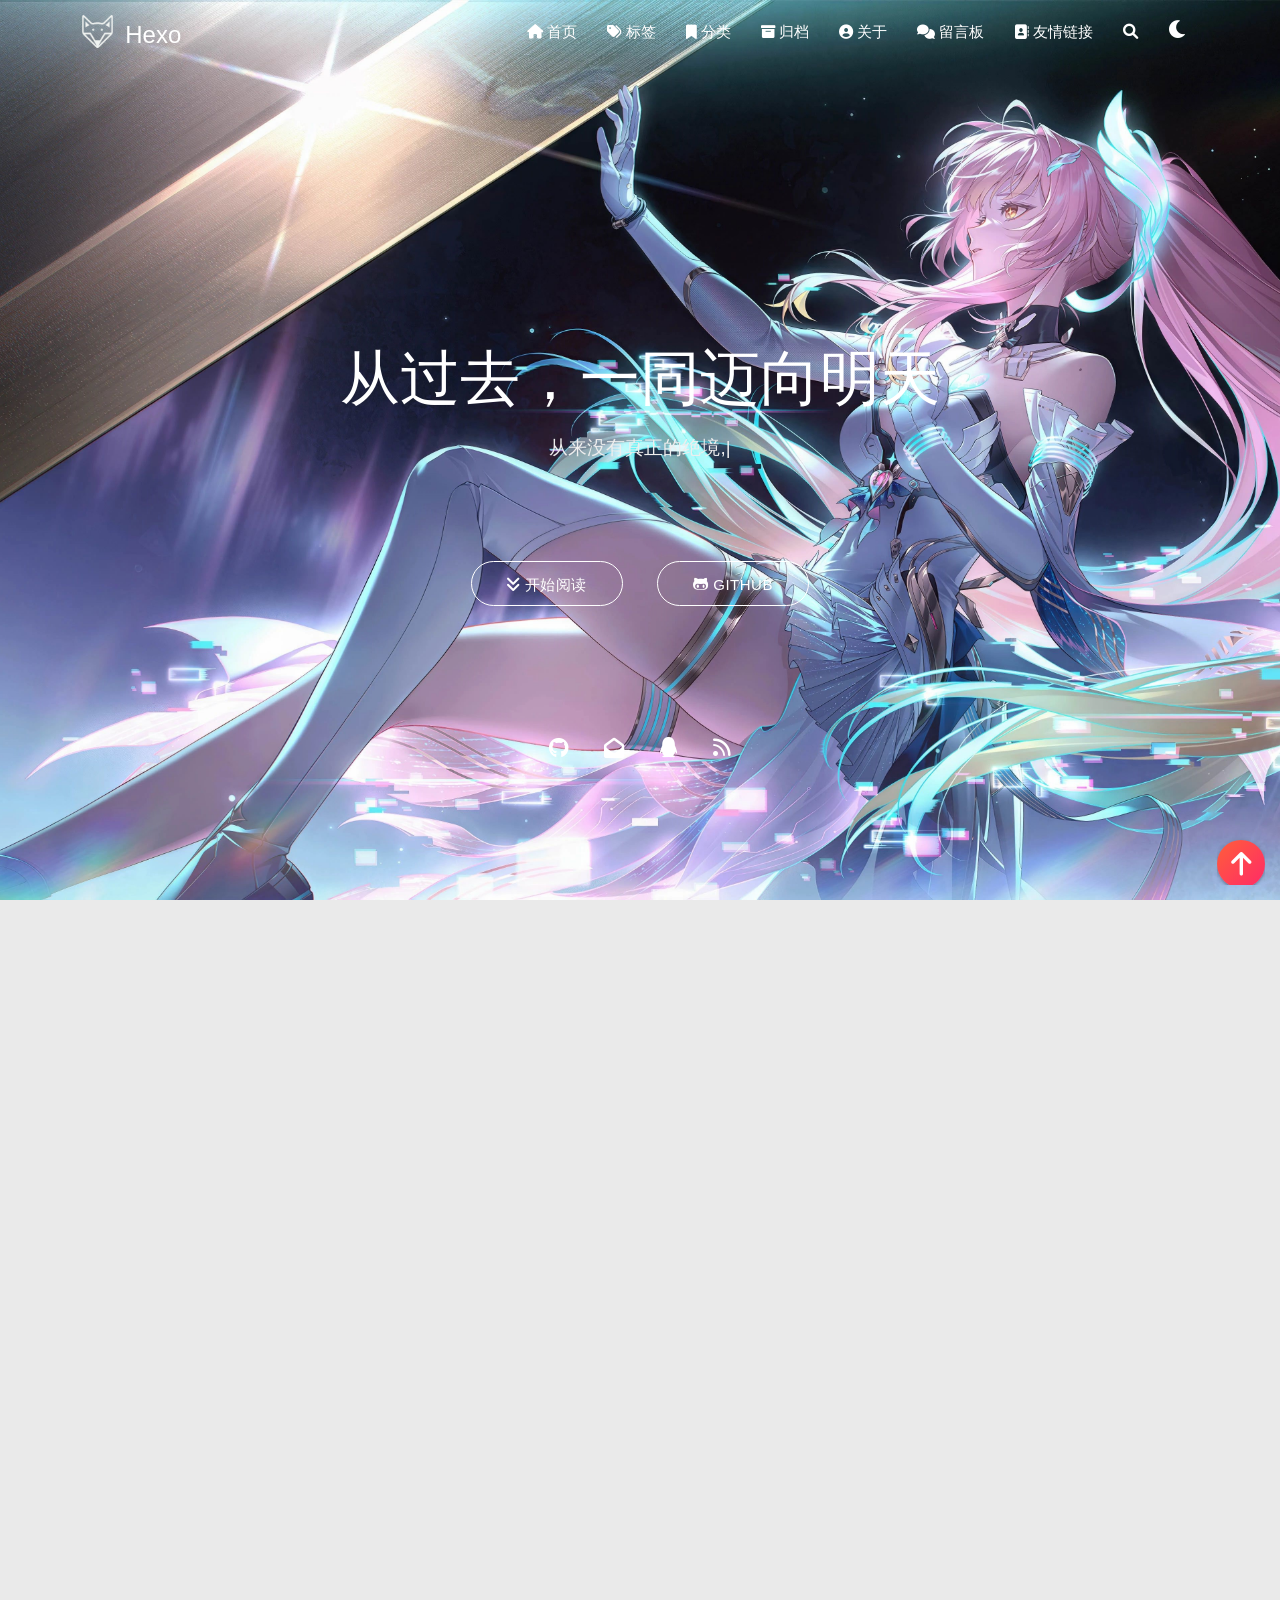
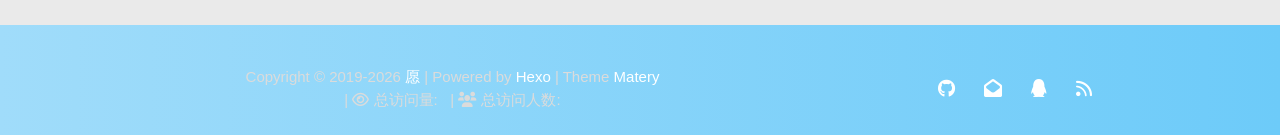
<file: index.html>
<!DOCTYPE HTML>
<html lang="zh-CN">


<head>
    <meta charset="utf-8">
    <meta name="keywords" content="Hexo">
    <meta name="description" content="Hexo">
    <meta http-equiv="X-UA-Compatible" content="IE=edge">
    <meta name="viewport" content="width=device-width, initial-scale=1.0, user-scalable=no">
    <meta name="renderer" content="webkit|ie-stand|ie-comp">
    <meta name="mobile-web-app-capable" content="yes">
    <meta name="format-detection" content="telephone=no">
    <meta name="apple-mobile-web-app-capable" content="yes">
    <meta name="apple-mobile-web-app-status-bar-style" content="black-translucent">
    <meta name="referrer" content="no-referrer-when-downgrade">
    <!-- Global site tag (gtag.js) - Google Analytics -->


    <title>Hexo</title>
    <link rel="icon" type="image/png" href="/favicon.png">
    


    <!-- index cover -->
    <!-- <link rel="stylesheet preload" type="text/css" href="/css/indexcover.css"> -->
    <style>
        .carousel-control {
            width: 45px;
            height: 45px;
            line-height: 55px;
            border-radius: 45px;
            background: transparent;
            cursor: pointer;
            z-index: 100;
        }
        
        #prev-cover {
            position: absolute;
            top: 48%;
            left: 8px;
        }
        
        #next-cover {
            position: absolute;
            top: 48%;
            right: 8px;;
        }
        
        #prev-cover i {
            margin-right: 3px;
        }
        
        #next-cover i {
            margin-left: 3px;
        }
        
        .carousel-control:hover {
            background-color: rgba(0, 0, 0, .4);
        }
        
        .carousel-control i {
            color: #fff;
            font-size: 2.4rem;
        }
    </style>



<link rel="stylesheet" type="text/css" href="/libs/awesome/css/all.min.css">
<link rel="stylesheet" type="text/css" href="/libs/materialize/materialize.min.css">
<link rel="stylesheet" type="text/css" href="/libs/aos/aos.css">
<link rel="stylesheet" type="text/css" href="/libs/animate/animate.min.css">
<link rel="stylesheet" type="text/css" href="/libs/lightGallery/css/lightgallery.min.css">
<link rel="stylesheet" type="text/css" href="/css/matery.css">
<link rel="stylesheet" type="text/css" href="/css/my.css">
<link rel="stylesheet" type="text/css" href="/css/dark.css" media="none" onload="if(media!='all')media='all'">




    <link rel="stylesheet" href="/libs/tocbot/tocbot.css">
    <link rel="stylesheet" href="/css/post.css">






    <script src="/libs/jquery/jquery-3.6.0.min.js"></script>

<meta name="generator" content="Hexo 8.1.1"></head>


<body>
    <header class="navbar-fixed">
    <nav id="headNav" class="bg-color nav-transparent">
        <div id="navContainer" class="nav-wrapper container">
            <div class="brand-logo">
                <a href="/" class="waves-effect waves-light">
                    
                    <img src="/medias/logo.png" class="logo-img" alt="LOGO">
                    
                    <span class="logo-span">Hexo</span>
                </a>
            </div>
            

<a href="#" data-target="mobile-nav" class="sidenav-trigger button-collapse"><i class="fas fa-bars"></i></a>
<ul class="right nav-menu">
  
  <li class="hide-on-med-and-down nav-item">
    
    <a href="/" class="waves-effect waves-light">
      
      <i class="fas fa-home" style="zoom: 0.6;"></i>
      
      <span>首页</span>
    </a>
    
  </li>
  
  <li class="hide-on-med-and-down nav-item">
    
    <a href="/tags" class="waves-effect waves-light">
      
      <i class="fas fa-tags" style="zoom: 0.6;"></i>
      
      <span>标签</span>
    </a>
    
  </li>
  
  <li class="hide-on-med-and-down nav-item">
    
    <a href="/categories" class="waves-effect waves-light">
      
      <i class="fas fa-bookmark" style="zoom: 0.6;"></i>
      
      <span>分类</span>
    </a>
    
  </li>
  
  <li class="hide-on-med-and-down nav-item">
    
    <a href="/archives" class="waves-effect waves-light">
      
      <i class="fas fa-archive" style="zoom: 0.6;"></i>
      
      <span>归档</span>
    </a>
    
  </li>
  
  <li class="hide-on-med-and-down nav-item">
    
    <a href="/about" class="waves-effect waves-light">
      
      <i class="fas fa-user-circle" style="zoom: 0.6;"></i>
      
      <span>关于</span>
    </a>
    
  </li>
  
  <li class="hide-on-med-and-down nav-item">
    
    <a href="/contact" class="waves-effect waves-light">
      
      <i class="fas fa-comments" style="zoom: 0.6;"></i>
      
      <span>留言板</span>
    </a>
    
  </li>
  
  <li class="hide-on-med-and-down nav-item">
    
    <a href="/friends" class="waves-effect waves-light">
      
      <i class="fas fa-address-book" style="zoom: 0.6;"></i>
      
      <span>友情链接</span>
    </a>
    
  </li>
  
  <li>
    <a href="#searchModal" class="modal-trigger waves-effect waves-light">
      <i id="searchIcon" class="fas fa-search" title="搜索" style="zoom: 0.85;"></i>
    </a>
  </li>
  <li>
    <a href="javascript:;" class="waves-effect waves-light" onclick="switchNightMode()" title="深色/浅色模式" >
      <i id="sum-moon-icon" class="fas fa-sun" style="zoom: 0.85;"></i>
    </a>
  </li>
</ul>


<div id="mobile-nav" class="side-nav sidenav">

    <div class="mobile-head bg-color">
        
        <img src="/medias/logo.png" class="logo-img circle responsive-img">
        
        <div class="logo-name">Hexo</div>
        <div class="logo-desc">
            
            Never really desperate, only the lost of the soul.
            
        </div>
    </div>

    <ul class="menu-list mobile-menu-list">
        
        <li class="m-nav-item">
	  
		<a href="/" class="waves-effect waves-light">
			
			    <i class="fa-fw fas fa-home"></i>
			
			首页
		</a>
          
        </li>
        
        <li class="m-nav-item">
	  
		<a href="/tags" class="waves-effect waves-light">
			
			    <i class="fa-fw fas fa-tags"></i>
			
			标签
		</a>
          
        </li>
        
        <li class="m-nav-item">
	  
		<a href="/categories" class="waves-effect waves-light">
			
			    <i class="fa-fw fas fa-bookmark"></i>
			
			分类
		</a>
          
        </li>
        
        <li class="m-nav-item">
	  
		<a href="/archives" class="waves-effect waves-light">
			
			    <i class="fa-fw fas fa-archive"></i>
			
			归档
		</a>
          
        </li>
        
        <li class="m-nav-item">
	  
		<a href="/about" class="waves-effect waves-light">
			
			    <i class="fa-fw fas fa-user-circle"></i>
			
			关于
		</a>
          
        </li>
        
        <li class="m-nav-item">
	  
		<a href="/contact" class="waves-effect waves-light">
			
			    <i class="fa-fw fas fa-comments"></i>
			
			留言板
		</a>
          
        </li>
        
        <li class="m-nav-item">
	  
		<a href="/friends" class="waves-effect waves-light">
			
			    <i class="fa-fw fas fa-address-book"></i>
			
			友情链接
		</a>
          
        </li>
        
        
        <li><div class="divider"></div></li>
        <li>
            <a href="https://github.com/blinkfox/hexo-theme-matery" class="waves-effect waves-light" target="_blank">
                <i class="fab fa-github-square fa-fw"></i>Fork Me
            </a>
        </li>
        
    </ul>
</div>


        </div>

        
            <style>
    .nav-transparent .github-corner {
        display: none !important;
    }

    .github-corner {
        position: absolute;
        z-index: 10;
        top: 0;
        right: 0;
        border: 0;
        transform: scale(1.1);
    }

    .github-corner svg {
        color: #0f9d58;
        fill: #fff;
        height: 64px;
        width: 64px;
    }

    .github-corner:hover .octo-arm {
        animation: a 0.56s ease-in-out;
    }

    .github-corner .octo-arm {
        animation: none;
    }

    @keyframes a {
        0%,
        to {
            transform: rotate(0);
        }
        20%,
        60% {
            transform: rotate(-25deg);
        }
        40%,
        80% {
            transform: rotate(10deg);
        }
    }
</style>

<a href="https://github.com/blinkfox/hexo-theme-matery" class="github-corner tooltipped hide-on-med-and-down" target="_blank"
   data-tooltip="Fork Me" data-position="left" data-delay="50">
    <svg viewBox="0 0 250 250" aria-hidden="true">
        <path d="M0,0 L115,115 L130,115 L142,142 L250,250 L250,0 Z"></path>
        <path d="M128.3,109.0 C113.8,99.7 119.0,89.6 119.0,89.6 C122.0,82.7 120.5,78.6 120.5,78.6 C119.2,72.0 123.4,76.3 123.4,76.3 C127.3,80.9 125.5,87.3 125.5,87.3 C122.9,97.6 130.6,101.9 134.4,103.2"
              fill="currentColor" style="transform-origin: 130px 106px;" class="octo-arm"></path>
        <path d="M115.0,115.0 C114.9,115.1 118.7,116.5 119.8,115.4 L133.7,101.6 C136.9,99.2 139.9,98.4 142.2,98.6 C133.8,88.0 127.5,74.4 143.8,58.0 C148.5,53.4 154.0,51.2 159.7,51.0 C160.3,49.4 163.2,43.6 171.4,40.1 C171.4,40.1 176.1,42.5 178.8,56.2 C183.1,58.6 187.2,61.8 190.9,65.4 C194.5,69.0 197.7,73.2 200.1,77.6 C213.8,80.2 216.3,84.9 216.3,84.9 C212.7,93.1 206.9,96.0 205.4,96.6 C205.1,102.4 203.0,107.8 198.3,112.5 C181.9,128.9 168.3,122.5 157.7,114.1 C157.9,116.9 156.7,120.9 152.7,124.9 L141.0,136.5 C139.8,137.7 141.6,141.9 141.8,141.8 Z"
              fill="currentColor" class="octo-body"></path>
    </svg>
</a>
        
    </nav>

</header>

    


<div class="carousel carousel-slider center index-cover" data-indicators="true" style="margin-top: -64px;">
    

    <div class="carousel-item  white-text bg-cover about-cover">
        <div class="container">
            <div class="row">
    <div class="col s10 offset-s1 m8 offset-m2 l8 offset-l2">
        <div class="brand">
            <div class="title center-align">
                
                从过去，一同迈向明天
                
            </div>

            <div class="description center-align">
                
                <span id="subtitle"></span>
                <script src="/libs/typed/typed.js"></script>
                <script>
                    var typed = new Typed("#subtitle", {
                        strings: [ 
                            
                                "从来没有真正的绝境, 只有心灵的迷途",
                            
                                "Never really desperate, only the lost of the soul",
                            
                        ],
                        startDelay: 300,
                        typeSpeed: 100,
                        loop: true,
                        backSpeed: 50,
                        showCursor: true
                    });
                </script>
                
            </div>
        </div>
    </div>
</div>


<script>
    // 每天切换 banner 图.  Switch banner image every day.
    // var bannerUrl = "/medias/banner/" + new Date().getDay() + '.jpg';
    var bannerUrl = "/medias/banner/" + '0.jpg';
    $('.bg-cover').css('background-image', 'url(' + bannerUrl + ')');
</script>



            <div class="cover-btns">
                <a href="#indexCard" class="waves-effect waves-light btn">
                    <i class="fa fa-angle-double-down"></i>开始阅读
                </a>

                
                    <a href="https://github.com/blinkfox/hexo-theme-matery" class="waves-effect waves-light btn" target="_blank">
                        <i class="fab fa-github-alt"></i>Github
                    </a>
                
            </div>
            <div class="cover-social-link">
    <a href="https://github.com/blinkfox" class="tooltipped" target="_blank" data-tooltip="访问我的GitHub" data-position="top" data-delay="50">
        <i class="fab fa-github"></i>
    </a>



    <a href="mailto:1181062873@qq.com" class="tooltipped" target="_blank" data-tooltip="邮件联系我" data-position="top" data-delay="50">
        <i class="fas fa-envelope-open"></i>
    </a>







    <a href="tencent://AddContact/?fromId=50&fromSubId=1&subcmd=all&uin=1181062873" class="tooltipped" target="_blank" data-tooltip="QQ联系我: 1181062873" data-position="top" data-delay="50">
        <i class="fab fa-qq"></i>
    </a>







    <a href="/atom.xml" class="tooltipped" target="_blank" data-tooltip="RSS 订阅" data-position="top" data-delay="50">
        <i class="fas fa-rss"></i>
    </a>

</div>
        </div>
    </div>

    
</div>

<script>
    $(function () {
        let coverSlider = $('.carousel');

        //用户触摸轮播自动 restartPlay 是否生效
        let initUserPressedOrDraggedActive = false

        //用户触摸轮播自动 restartPlay
        function initUserPressedOrDragged(instance) {
            setInterval(() => {
                if (instance.pressed || instance.dragged) {
                    // console.log('initUserPressedOrDragged: ',instance.pressed,instance.dragged)
                    restartPlay()
                }
            }, 1000)
        }

        coverSlider.carousel({
            duration: Number('120'),
            fullWidth: true,
            indicators: 'true' === 'true',
            onCycleTo() {
                if (!initUserPressedOrDraggedActive) {
                    // console.log('initUserPressedOrDraggedActive')
                    initUserPressedOrDragged(this)
                    initUserPressedOrDraggedActive = true
                }
            },
        })

        let carouselIntervalId;
        
        // Loop to call the next cover article picture.
        let autoCarousel = function () {
            carouselIntervalId = setInterval(function () {
                coverSlider.carousel('next');
            }, 5000);
        };
        autoCarousel();
        

        function restartPlay() {
            
            clearInterval(carouselIntervalId);
            autoCarousel();
            
        };

        
        // prev and next cover post.
        $('#prev-cover').click(function () {
            coverSlider.carousel('prev');
            restartPlay();
        });
        $('#next-cover').click(function () {
            coverSlider.carousel('next');
            restartPlay();
        });
        
    });
</script>



<main class="content">

    
    <div id="indexCard" class="index-card">
        <div class="container ">
            <div class="card">
                <!-- <div class="card-content">
                    
                        <div class="dream">
    
    <div class="title center-align">
        <i class="far fa-lightbulb"></i>&nbsp;&nbsp;我的梦想
    </div>
    
    <div class="row">
        <div class="col l8 offset-l2 m10 offset-m1 s10 offset-s1 center-align text">
            不是每个人都应该像我这样去建造一座水晶大教堂，但是每个人都应该拥有自己的梦想，设计自己的梦想，追求自己的梦想，实现自己的梦想。梦想是生命的灵魂，是心灵的灯塔，是引导人走向成功的信仰。有了崇高的梦想，只要矢志不渝地追求，梦想就会成为现实，奋斗就会变成壮举，生命就会创造奇迹。——罗伯·舒乐
        </div>
    </div>
</div>

                    

                    

                    

                    
                    <div id="recommend-sections" class="recommend">
                        



                    </div>
                    
                </div> -->
            </div>
        </div>
    </div>
    

    

    <!-- 所有文章卡片 -->
    <article id="articles" class="container articles">
        <div class="row article-row">
            
             <!-- 隐藏某个文章 -->
            <div class="article col s12 m6 l4" data-aos="zoom-in">
                <div class="card">
                    <a href="/2026/03/27/lab-one/">
                        <div class="card-image">
                            
                            
                            <img src="/medias/featureimages/5.jpg" class="responsive-img" alt="lab one">
                            
                            <span class="card-title">lab one</span>
                        </div>
                    </a>

                    <div class="card-content article-content">
                        <div class="summary block-with-text">
                            
                                第一篇这是一篇帖子，ciallo~

                            
                        </div>
                        <div class="publish-info">
                            <span class="publish-date">
                                <i class="far fa-clock fa-fw icon-date"></i>2026-03-27
                            </span>
                            <span class="publish-author">
                                
                                <i class="fas fa-user fa-fw"></i>
                                愿
                                
                            </span>
                        </div>
                    </div>

                    
                </div>
            </div>
              <!-- 隐藏某个文章 -->
            
             <!-- 隐藏某个文章 -->
            <div class="article col s12 m6 l4" data-aos="zoom-in">
                <div class="card">
                    <a href="/2026/03/27/hello-world/">
                        <div class="card-image">
                            
                            
                            <img src="/medias/featureimages/12.jpg" class="responsive-img" alt="Hello World">
                            
                            <span class="card-title">Hello World</span>
                        </div>
                    </a>

                    <div class="card-content article-content">
                        <div class="summary block-with-text">
                            
                                Welcome to Hexo! This is your very first post. Check documentation for more info. If you get any problems when using Hex
                            
                        </div>
                        <div class="publish-info">
                            <span class="publish-date">
                                <i class="far fa-clock fa-fw icon-date"></i>2026-03-27
                            </span>
                            <span class="publish-author">
                                
                                <i class="fas fa-user fa-fw"></i>
                                愿
                                
                            </span>
                        </div>
                    </div>

                    
                </div>
            </div>
              <!-- 隐藏某个文章 -->
            
        </div>
    </article>

</main>




    <footer class="page-footer bg-color">
    
        <link rel="stylesheet" href="/libs/aplayer/APlayer.min.css">
<style>
    .aplayer .aplayer-lrc p {
        
        display: none;
        
        font-size: 12px;
        font-weight: 700;
        line-height: 16px !important;
    }

    .aplayer .aplayer-lrc p.aplayer-lrc-current {
        
        display: none;
        
        font-size: 15px;
        color: #42b983;
    }

    
    .aplayer.aplayer-fixed.aplayer-narrow .aplayer-body {
        left: -66px !important;
    }

    .aplayer.aplayer-fixed.aplayer-narrow .aplayer-body:hover {
        left: 0px !important;
    }

    
</style>
<div class="">
    
    <div class="row">
        <meting-js class="col l8 offset-l2 m10 offset-m1 s12"
                   server="netease"
                   type="playlist"
                   id="503838841"
                   fixed='true'
                   autoplay='false'
                   theme='#42b983'
                   loop='all'
                   order='random'
                   preload='auto'
                   volume='0.7'
                   list-folded='true'
        >
        </meting-js>
    </div>
</div>

<script src="/libs/aplayer/APlayer.min.js"></script>
<script src="/libs/aplayer/Meting.min.js"></script>

    

    <div class="container row center-align"
         style="margin-bottom: 0px !important;">
        <div class="col s12 m8 l8 copy-right">
            Copyright&nbsp;&copy;
            
                <span id="year">2019-2026</span>
            
            <a href="/about" target="_blank">愿</a>
            |&nbsp;Powered by&nbsp;<a href="https://hexo.io/" target="_blank">Hexo</a>
            |&nbsp;Theme&nbsp;<a href="https://github.com/blinkfox/hexo-theme-matery" target="_blank">Matery</a>
            
            <br>
            
            
            
                
            
            
                <span id="busuanzi_container_site_pv">
                &nbsp;|&nbsp;<i class="far fa-eye"></i>&nbsp;总访问量:&nbsp;
                    <span id="busuanzi_value_site_pv" class="white-color"></span>
            </span>
            
            
                <span id="busuanzi_container_site_uv">
                &nbsp;|&nbsp;<i class="fas fa-users"></i>&nbsp;总访问人数:&nbsp;
                    <span id="busuanzi_value_site_uv" class="white-color"></span>
            </span>
            
            <br>

            <!-- 运行天数提醒. -->
            
            <br>
            
        </div>
        <div class="col s12 m4 l4 social-link social-statis">
    <a href="https://github.com/blinkfox" class="tooltipped" target="_blank" data-tooltip="访问我的GitHub" data-position="top" data-delay="50">
        <i class="fab fa-github"></i>
    </a>



    <a href="mailto:1181062873@qq.com" class="tooltipped" target="_blank" data-tooltip="邮件联系我" data-position="top" data-delay="50">
        <i class="fas fa-envelope-open"></i>
    </a>







    <a href="tencent://AddContact/?fromId=50&fromSubId=1&subcmd=all&uin=1181062873" class="tooltipped" target="_blank" data-tooltip="QQ联系我: 1181062873" data-position="top" data-delay="50">
        <i class="fab fa-qq"></i>
    </a>







    <a href="/atom.xml" class="tooltipped" target="_blank" data-tooltip="RSS 订阅" data-position="top" data-delay="50">
        <i class="fas fa-rss"></i>
    </a>

</div>
    </div>
</footer>

<div class="progress-bar"></div>


    <!-- 搜索遮罩框 -->
<div id="searchModal" class="modal">
    <div class="modal-content">
        <div class="search-header">
            <span class="title"><i class="fas fa-search"></i>&nbsp;&nbsp;搜索</span>
            <input type="search" id="searchInput" name="s" placeholder="请输入搜索的关键字"
                   class="search-input">
        </div>
        <div id="searchResult"></div>
    </div>
</div>

<script type="text/javascript">
$(function () {
    var searchFunc = function (path, search_id, content_id) {
        'use strict';
        $.ajax({
            url: path,
            dataType: "xml",
            success: function (xmlResponse) {
                // get the contents from search data
                var datas = $("entry", xmlResponse).map(function () {
                    return {
                        title: $("title", this).text(),
                        content: $("content", this).text(),
                        url: $("url", this).text()
                    };
                }).get();
                var $input = document.getElementById(search_id);
                var $resultContent = document.getElementById(content_id);
                $input.addEventListener('input', function () {
                    var str = '<ul class=\"search-result-list\">';
                    var keywords = this.value.trim().toLowerCase().split(/[\s\-]+/);
                    $resultContent.innerHTML = "";
                    if (this.value.trim().length <= 0) {
                        return;
                    }
                    // perform local searching
                    datas.forEach(function (data) {
                        var isMatch = true;
                        var data_title = data.title.trim().toLowerCase();
                        var data_content = data.content.trim().replace(/<[^>]+>/g, "").toLowerCase();
                        var data_url = data.url;
                        data_url = data_url.indexOf('/') === 0 ? data.url : '/' + data_url;
                        var index_title = -1;
                        var index_content = -1;
                        var first_occur = -1;
                        // only match artiles with not empty titles and contents
                        if (data_title !== '' && data_content !== '') {
                            keywords.forEach(function (keyword, i) {
                                index_title = data_title.indexOf(keyword);
                                index_content = data_content.indexOf(keyword);
                                if (index_title < 0 && index_content < 0) {
                                    isMatch = false;
                                } else {
                                    if (index_content < 0) {
                                        index_content = 0;
                                    }
                                    if (i === 0) {
                                        first_occur = index_content;
                                    }
                                }
                            });
                        }
                        // show search results
                        if (isMatch) {
                            str += "<li><a href='" + data_url + "' class='search-result-title'>" + data_title + "</a>";
                            var content = data.content.trim().replace(/<[^>]+>/g, "");
                            if (first_occur >= 0) {
                                // cut out 100 characters
                                var start = first_occur - 20;
                                var end = first_occur + 80;
                                if (start < 0) {
                                    start = 0;
                                }
                                if (start === 0) {
                                    end = 100;
                                }
                                if (end > content.length) {
                                    end = content.length;
                                }
                                var match_content = content.substr(start, end);
                                // highlight all keywords
                                keywords.forEach(function (keyword) {
                                    var regS = new RegExp(keyword, "gi");
                                    match_content = match_content.replace(regS, "<em class=\"search-keyword\">" + keyword + "</em>");
                                });

                                str += "<p class=\"search-result\">" + match_content + "...</p>"
                            }
                            str += "</li>";
                        }
                    });
                    str += "</ul>";
                    $resultContent.innerHTML = str;
                });
            }
        });
    };

    searchFunc('/search.xml', 'searchInput', 'searchResult');
});
</script>

    <!-- 白天和黑夜主题 -->
<div class="stars-con">
    <div id="stars"></div>
    <div id="stars2"></div>
    <div id="stars3"></div>  
</div>

<script>
    function switchNightMode() {
        $('<div class="Cuteen_DarkSky"><div class="Cuteen_DarkPlanet"></div></div>').appendTo($('body')),
        setTimeout(function () {
            $('body').hasClass('DarkMode') 
            ? ($('body').removeClass('DarkMode'), localStorage.setItem('isDark', '0'), $('#sum-moon-icon').removeClass("fa-sun").addClass('fa-moon')) 
            : ($('body').addClass('DarkMode'), localStorage.setItem('isDark', '1'), $('#sum-moon-icon').addClass("fa-sun").removeClass('fa-moon')),
            
            setTimeout(function () {
            $('.Cuteen_DarkSky').fadeOut(1e3, function () {
                $(this).remove()
            })
            }, 2e3)
        })
    }
</script>

    <!-- 回到顶部按钮 -->
<div id="backTop" class="top-scroll">
    <a class="btn-floating btn-large waves-effect waves-light" href="#!">
        <i class="fas fa-arrow-up"></i>
    </a>
</div>


    <script src="/libs/materialize/materialize.min.js"></script>
    <script src="/libs/masonry/masonry.pkgd.min.js"></script>
    <script src="/libs/aos/aos.js"></script>
    <script src="/libs/scrollprogress/scrollProgress.min.js"></script>
    <script src="/libs/lightGallery/js/lightgallery-all.min.js"></script>
    <script src="/js/matery.js"></script>

    

    
    
    

    <!-- 雪花特效 -->
    

    <!-- 鼠标星星特效 -->
    

     
        <script src="https://ssl.captcha.qq.com/TCaptcha.js"></script>
        <script src="/libs/others/TencentCaptcha.js"></script>
        <button id="TencentCaptcha" data-appid="xxxxxxxxxx" data-cbfn="callback" type="button" hidden></button>
    

    <!-- Baidu Analytics -->

    <!-- Baidu Push -->

<script>
    (function () {
        var bp = document.createElement('script');
        var curProtocol = window.location.protocol.split(':')[0];
        if (curProtocol === 'https') {
            bp.src = 'https://zz.bdstatic.com/linksubmit/push.js';
        } else {
            bp.src = 'http://push.zhanzhang.baidu.com/push.js';
        }
        var s = document.getElementsByTagName("script")[0];
        s.parentNode.insertBefore(bp, s);
    })();
</script>

    
    <script src="/libs/others/clicklove.js" async="async"></script>
    
    
    <script async src="/libs/others/busuanzi.pure.mini.js"></script>
    

    

    

    <!--腾讯兔小巢-->
    
    

    

    

    
    <script src="/libs/instantpage/instantpage.js" type="module"></script>
    

</body>

</html>
</file>
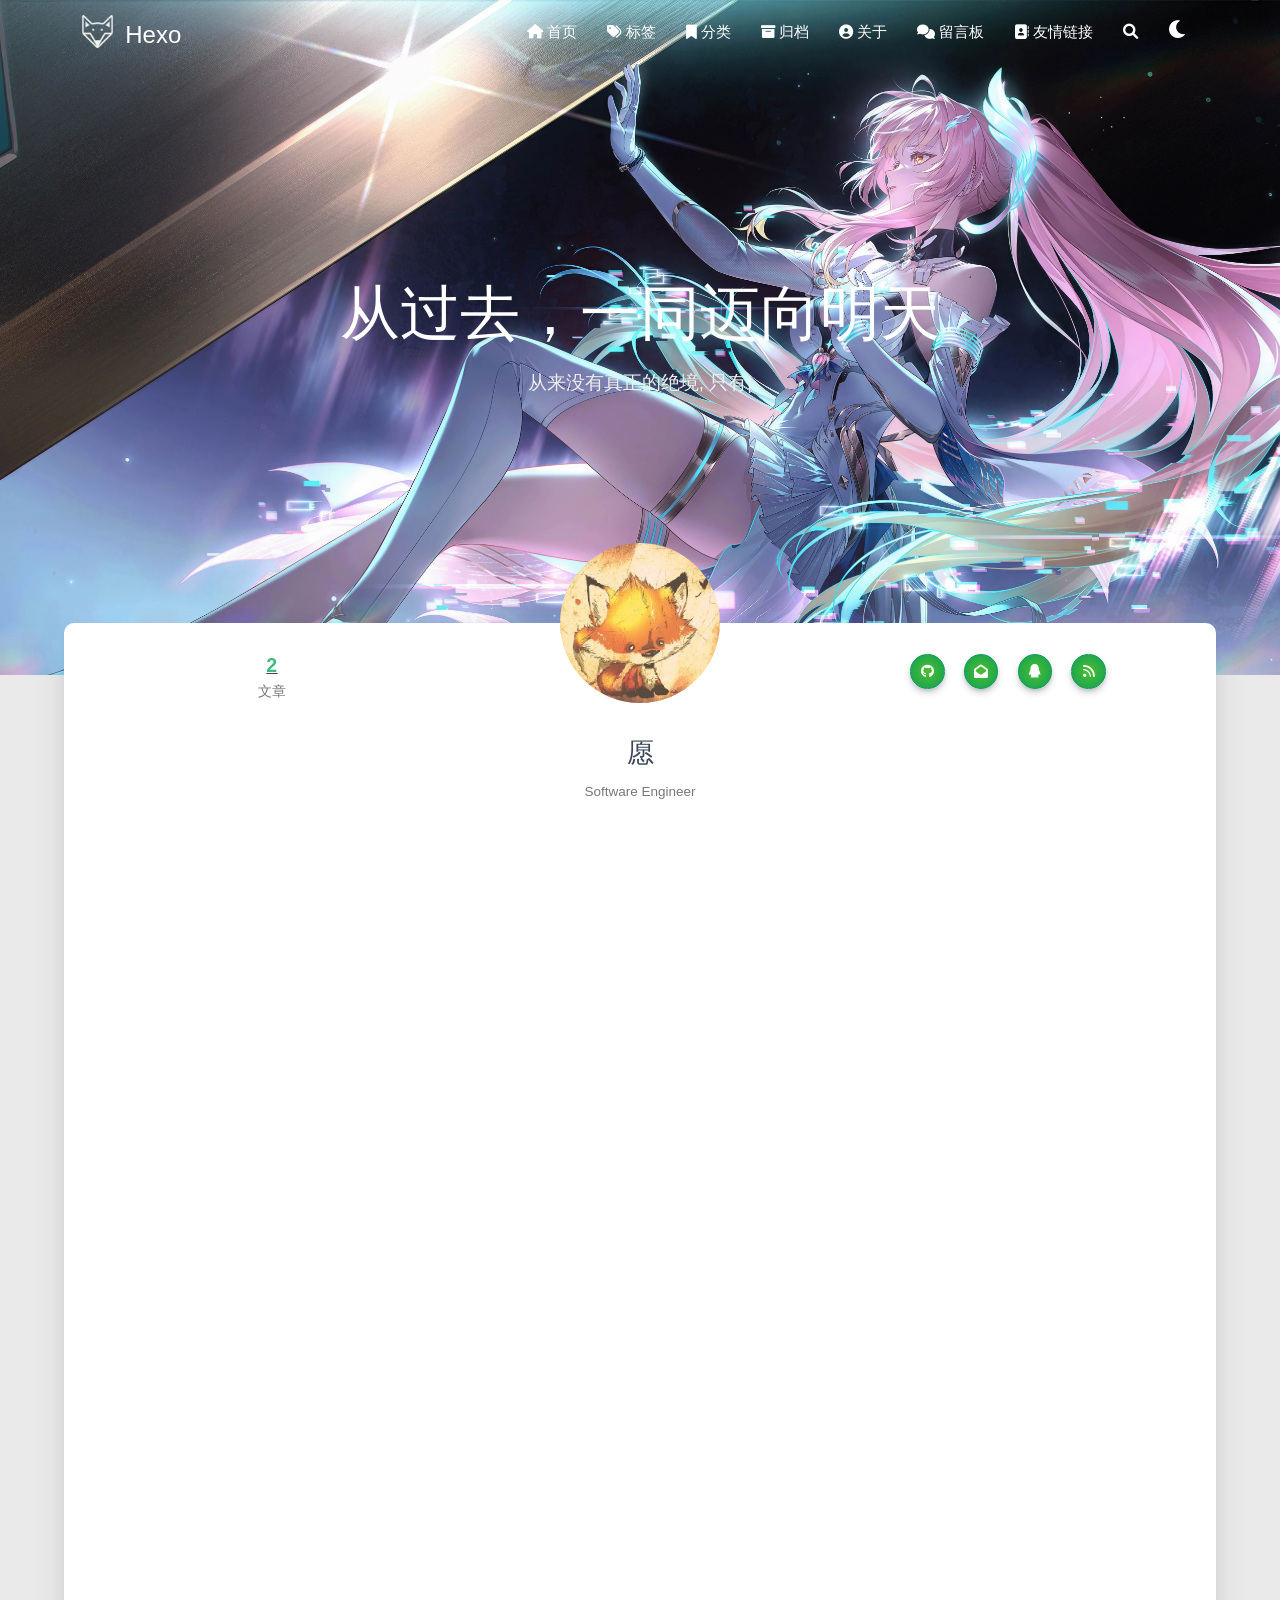
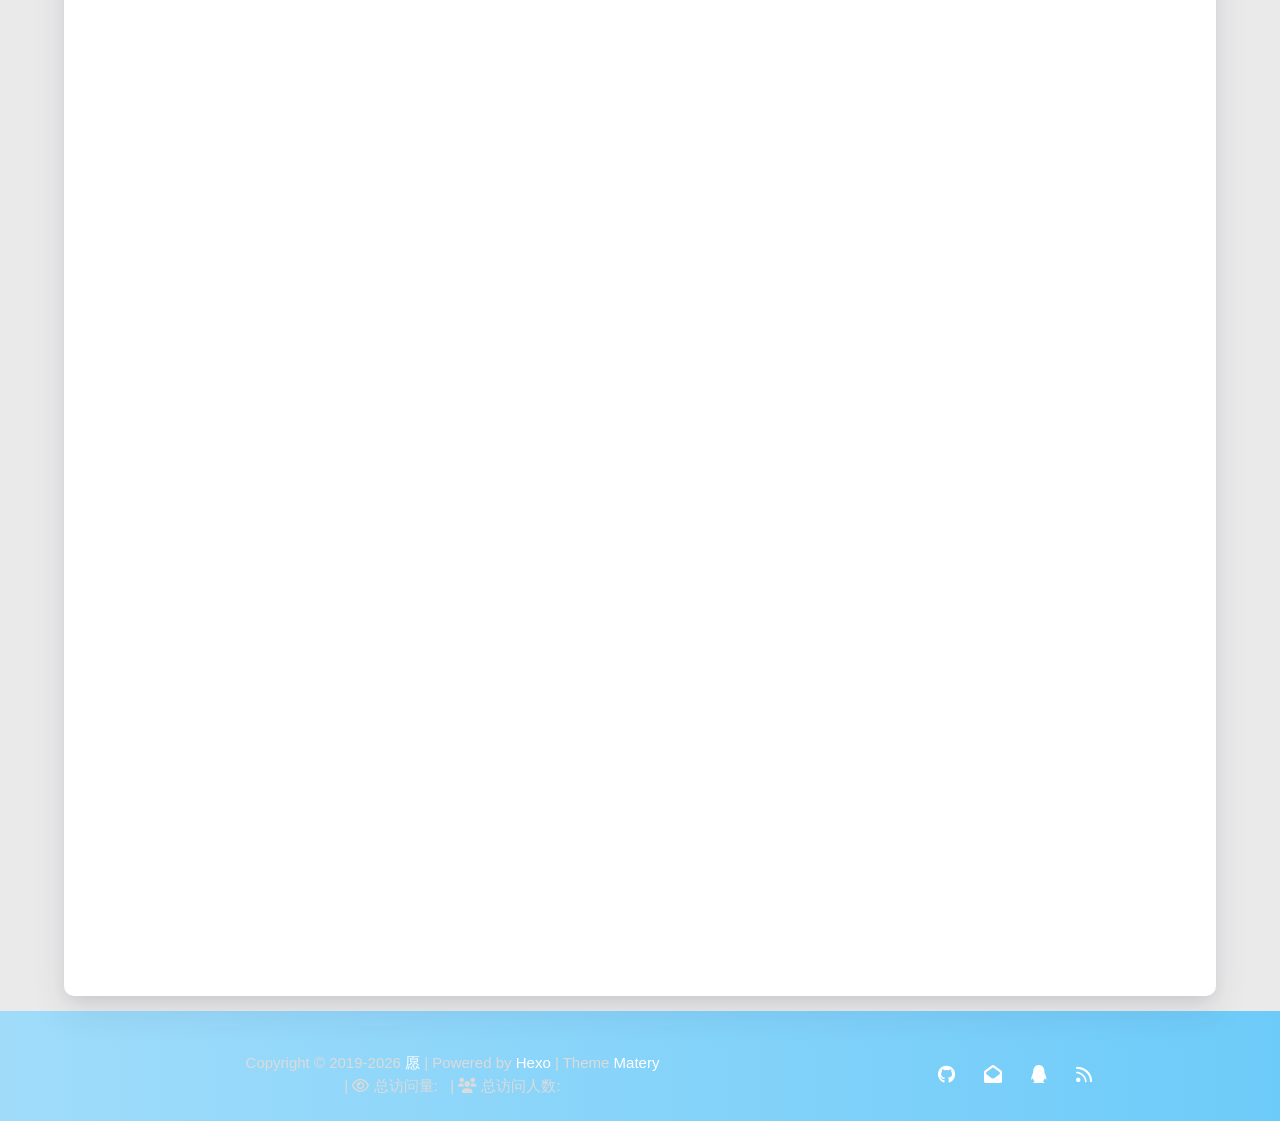
<file: about/index.html>
<!DOCTYPE HTML>
<html lang="zh-CN">


<head>
    <meta charset="utf-8">
    <meta name="keywords" content="关于, Hexo">
    <meta name="description" content="Hexo">
    <meta http-equiv="X-UA-Compatible" content="IE=edge">
    <meta name="viewport" content="width=device-width, initial-scale=1.0, user-scalable=no">
    <meta name="renderer" content="webkit|ie-stand|ie-comp">
    <meta name="mobile-web-app-capable" content="yes">
    <meta name="format-detection" content="telephone=no">
    <meta name="apple-mobile-web-app-capable" content="yes">
    <meta name="apple-mobile-web-app-status-bar-style" content="black-translucent">
    <meta name="referrer" content="no-referrer-when-downgrade">
    <!-- Global site tag (gtag.js) - Google Analytics -->


    <title>关于 | Hexo</title>
    <link rel="icon" type="image/png" href="/favicon.png">
    


    <!-- bg-cover style     -->



<link rel="stylesheet" type="text/css" href="/libs/awesome/css/all.min.css">
<link rel="stylesheet" type="text/css" href="/libs/materialize/materialize.min.css">
<link rel="stylesheet" type="text/css" href="/libs/aos/aos.css">
<link rel="stylesheet" type="text/css" href="/libs/animate/animate.min.css">
<link rel="stylesheet" type="text/css" href="/libs/lightGallery/css/lightgallery.min.css">
<link rel="stylesheet" type="text/css" href="/css/matery.css">
<link rel="stylesheet" type="text/css" href="/css/my.css">
<link rel="stylesheet" type="text/css" href="/css/dark.css" media="none" onload="if(media!='all')media='all'">




    <link rel="stylesheet" href="/libs/tocbot/tocbot.css">
    <link rel="stylesheet" href="/css/post.css">




    
        <link rel="stylesheet" type="text/css" href="/css/reward.css">
    



    <script src="/libs/jquery/jquery-3.6.0.min.js"></script>

<meta name="generator" content="Hexo 8.1.1"></head>


<body>
    <header class="navbar-fixed">
    <nav id="headNav" class="bg-color nav-transparent">
        <div id="navContainer" class="nav-wrapper container">
            <div class="brand-logo">
                <a href="/" class="waves-effect waves-light">
                    
                    <img src="/medias/logo.png" class="logo-img" alt="LOGO">
                    
                    <span class="logo-span">Hexo</span>
                </a>
            </div>
            

<a href="#" data-target="mobile-nav" class="sidenav-trigger button-collapse"><i class="fas fa-bars"></i></a>
<ul class="right nav-menu">
  
  <li class="hide-on-med-and-down nav-item">
    
    <a href="/" class="waves-effect waves-light">
      
      <i class="fas fa-home" style="zoom: 0.6;"></i>
      
      <span>首页</span>
    </a>
    
  </li>
  
  <li class="hide-on-med-and-down nav-item">
    
    <a href="/tags" class="waves-effect waves-light">
      
      <i class="fas fa-tags" style="zoom: 0.6;"></i>
      
      <span>标签</span>
    </a>
    
  </li>
  
  <li class="hide-on-med-and-down nav-item">
    
    <a href="/categories" class="waves-effect waves-light">
      
      <i class="fas fa-bookmark" style="zoom: 0.6;"></i>
      
      <span>分类</span>
    </a>
    
  </li>
  
  <li class="hide-on-med-and-down nav-item">
    
    <a href="/archives" class="waves-effect waves-light">
      
      <i class="fas fa-archive" style="zoom: 0.6;"></i>
      
      <span>归档</span>
    </a>
    
  </li>
  
  <li class="hide-on-med-and-down nav-item">
    
    <a href="/about" class="waves-effect waves-light">
      
      <i class="fas fa-user-circle" style="zoom: 0.6;"></i>
      
      <span>关于</span>
    </a>
    
  </li>
  
  <li class="hide-on-med-and-down nav-item">
    
    <a href="/contact" class="waves-effect waves-light">
      
      <i class="fas fa-comments" style="zoom: 0.6;"></i>
      
      <span>留言板</span>
    </a>
    
  </li>
  
  <li class="hide-on-med-and-down nav-item">
    
    <a href="/friends" class="waves-effect waves-light">
      
      <i class="fas fa-address-book" style="zoom: 0.6;"></i>
      
      <span>友情链接</span>
    </a>
    
  </li>
  
  <li>
    <a href="#searchModal" class="modal-trigger waves-effect waves-light">
      <i id="searchIcon" class="fas fa-search" title="搜索" style="zoom: 0.85;"></i>
    </a>
  </li>
  <li>
    <a href="javascript:;" class="waves-effect waves-light" onclick="switchNightMode()" title="深色/浅色模式" >
      <i id="sum-moon-icon" class="fas fa-sun" style="zoom: 0.85;"></i>
    </a>
  </li>
</ul>


<div id="mobile-nav" class="side-nav sidenav">

    <div class="mobile-head bg-color">
        
        <img src="/medias/logo.png" class="logo-img circle responsive-img">
        
        <div class="logo-name">Hexo</div>
        <div class="logo-desc">
            
            Never really desperate, only the lost of the soul.
            
        </div>
    </div>

    <ul class="menu-list mobile-menu-list">
        
        <li class="m-nav-item">
	  
		<a href="/" class="waves-effect waves-light">
			
			    <i class="fa-fw fas fa-home"></i>
			
			首页
		</a>
          
        </li>
        
        <li class="m-nav-item">
	  
		<a href="/tags" class="waves-effect waves-light">
			
			    <i class="fa-fw fas fa-tags"></i>
			
			标签
		</a>
          
        </li>
        
        <li class="m-nav-item">
	  
		<a href="/categories" class="waves-effect waves-light">
			
			    <i class="fa-fw fas fa-bookmark"></i>
			
			分类
		</a>
          
        </li>
        
        <li class="m-nav-item">
	  
		<a href="/archives" class="waves-effect waves-light">
			
			    <i class="fa-fw fas fa-archive"></i>
			
			归档
		</a>
          
        </li>
        
        <li class="m-nav-item">
	  
		<a href="/about" class="waves-effect waves-light">
			
			    <i class="fa-fw fas fa-user-circle"></i>
			
			关于
		</a>
          
        </li>
        
        <li class="m-nav-item">
	  
		<a href="/contact" class="waves-effect waves-light">
			
			    <i class="fa-fw fas fa-comments"></i>
			
			留言板
		</a>
          
        </li>
        
        <li class="m-nav-item">
	  
		<a href="/friends" class="waves-effect waves-light">
			
			    <i class="fa-fw fas fa-address-book"></i>
			
			友情链接
		</a>
          
        </li>
        
        
        <li><div class="divider"></div></li>
        <li>
            <a href="https://github.com/blinkfox/hexo-theme-matery" class="waves-effect waves-light" target="_blank">
                <i class="fab fa-github-square fa-fw"></i>Fork Me
            </a>
        </li>
        
    </ul>
</div>


        </div>

        
            <style>
    .nav-transparent .github-corner {
        display: none !important;
    }

    .github-corner {
        position: absolute;
        z-index: 10;
        top: 0;
        right: 0;
        border: 0;
        transform: scale(1.1);
    }

    .github-corner svg {
        color: #0f9d58;
        fill: #fff;
        height: 64px;
        width: 64px;
    }

    .github-corner:hover .octo-arm {
        animation: a 0.56s ease-in-out;
    }

    .github-corner .octo-arm {
        animation: none;
    }

    @keyframes a {
        0%,
        to {
            transform: rotate(0);
        }
        20%,
        60% {
            transform: rotate(-25deg);
        }
        40%,
        80% {
            transform: rotate(10deg);
        }
    }
</style>

<a href="https://github.com/blinkfox/hexo-theme-matery" class="github-corner tooltipped hide-on-med-and-down" target="_blank"
   data-tooltip="Fork Me" data-position="left" data-delay="50">
    <svg viewBox="0 0 250 250" aria-hidden="true">
        <path d="M0,0 L115,115 L130,115 L142,142 L250,250 L250,0 Z"></path>
        <path d="M128.3,109.0 C113.8,99.7 119.0,89.6 119.0,89.6 C122.0,82.7 120.5,78.6 120.5,78.6 C119.2,72.0 123.4,76.3 123.4,76.3 C127.3,80.9 125.5,87.3 125.5,87.3 C122.9,97.6 130.6,101.9 134.4,103.2"
              fill="currentColor" style="transform-origin: 130px 106px;" class="octo-arm"></path>
        <path d="M115.0,115.0 C114.9,115.1 118.7,116.5 119.8,115.4 L133.7,101.6 C136.9,99.2 139.9,98.4 142.2,98.6 C133.8,88.0 127.5,74.4 143.8,58.0 C148.5,53.4 154.0,51.2 159.7,51.0 C160.3,49.4 163.2,43.6 171.4,40.1 C171.4,40.1 176.1,42.5 178.8,56.2 C183.1,58.6 187.2,61.8 190.9,65.4 C194.5,69.0 197.7,73.2 200.1,77.6 C213.8,80.2 216.3,84.9 216.3,84.9 C212.7,93.1 206.9,96.0 205.4,96.6 C205.1,102.4 203.0,107.8 198.3,112.5 C181.9,128.9 168.3,122.5 157.7,114.1 C157.9,116.9 156.7,120.9 152.7,124.9 L141.0,136.5 C139.8,137.7 141.6,141.9 141.8,141.8 Z"
              fill="currentColor" class="octo-body"></path>
    </svg>
</a>
        
    </nav>

</header>

    <style type="text/css">
    /* don't remove. */
    .about-cover {
        height: 75vh;
    }
</style>

<div class="bg-cover pd-header about-cover">
    <div class="container">
    <div class="row">
    <div class="col s10 offset-s1 m8 offset-m2 l8 offset-l2">
        <div class="brand">
            <div class="title center-align">
                
                从过去，一同迈向明天
                
            </div>

            <div class="description center-align">
                
                <span id="subtitle"></span>
                <script src="/libs/typed/typed.js"></script>
                <script>
                    var typed = new Typed("#subtitle", {
                        strings: [ 
                            
                                "从来没有真正的绝境, 只有心灵的迷途",
                            
                                "Never really desperate, only the lost of the soul",
                            
                        ],
                        startDelay: 300,
                        typeSpeed: 100,
                        loop: true,
                        backSpeed: 50,
                        showCursor: true
                    });
                </script>
                
            </div>
        </div>
    </div>
</div>


<script>
    // 每天切换 banner 图.  Switch banner image every day.
    // var bannerUrl = "/medias/banner/" + new Date().getDay() + '.jpg';
    var bannerUrl = "/medias/banner/" + '0.jpg';
    $('.bg-cover').css('background-image', 'url(' + bannerUrl + ')');
</script>


    </div>
</div>

<main class="content">

    <div id="aboutme" class="container about-container">
        <div class="card">
            <div class="card-content">
                <div class="row">
                    <div class="post-statis col l4 hide-on-med-and-down" data-aos="zoom-in-right">
                        
<div class="statis">
    <span class="count"><a href="/">2</a></span>
    <span class="name">文章</span>
</div>






                    </div>
                    <div class="col s12 m12 l4">
                        <div class="profile center-align">
                            <div class="avatar">
                                <img src="/medias/avatar.jpg" alt="愿"
                                     class="circle responsive-img avatar-img">
                            </div>
                            <div class="author">
                                <div class="post-statis hide-on-large-only" data-aos="zoom-in-right">
                                    
<div class="statis">
    <span class="count"><a href="/">2</a></span>
    <span class="name">文章</span>
</div>






                                </div>
                                <div class="title">愿</div>
                                <div class="career">Software Engineer</div>
                                <div class="social-link hide-on-large-only" data-aos="zoom-in-left">
                                    
    <a href="https://github.com/blinkfox" class="tooltipped" target="_blank" data-tooltip="访问我的GitHub" data-position="top" data-delay="50">
        <i class="fab fa-github"></i>
    </a>



    <a href="mailto:1181062873@qq.com" class="tooltipped" target="_blank" data-tooltip="邮件联系我" data-position="top" data-delay="50">
        <i class="fas fa-envelope-open"></i>
    </a>







    <a href="tencent://AddContact/?fromId=50&fromSubId=1&subcmd=all&uin=1181062873" class="tooltipped" target="_blank" data-tooltip="QQ联系我: 1181062873" data-position="top" data-delay="50">
        <i class="fab fa-qq"></i>
    </a>







    <a href="/atom.xml" class="tooltipped" target="_blank" data-tooltip="RSS 订阅" data-position="top" data-delay="50">
        <i class="fas fa-rss"></i>
    </a>


                                </div>
                            </div>
                        </div>
                    </div>
                    <div class="col l4 hide-on-med-and-down" data-aos="zoom-in-left">
                        <div class="social-link">
                            
    <a href="https://github.com/blinkfox" class="tooltipped" target="_blank" data-tooltip="访问我的GitHub" data-position="top" data-delay="50">
        <i class="fab fa-github"></i>
    </a>



    <a href="mailto:1181062873@qq.com" class="tooltipped" target="_blank" data-tooltip="邮件联系我" data-position="top" data-delay="50">
        <i class="fas fa-envelope-open"></i>
    </a>







    <a href="tencent://AddContact/?fromId=50&fromSubId=1&subcmd=all&uin=1181062873" class="tooltipped" target="_blank" data-tooltip="QQ联系我: 1181062873" data-position="top" data-delay="50">
        <i class="fab fa-qq"></i>
    </a>







    <a href="/atom.xml" class="tooltipped" target="_blank" data-tooltip="RSS 订阅" data-position="top" data-delay="50">
        <i class="fas fa-rss"></i>
    </a>


                        </div>
                    </div>
                </div>

                <div class="introduction center-align" data-aos="fade-up">If you wish to succeed, you should use persistence as your good friend, experience as your reference, prudence as your brother and hope as your sentry.</div>

                <style type="text/css">
    #posts-chart,
    #categories-chart,
    #tags-chart {
        width: 100%;
        height: 300px;
        margin: 0.5rem auto;
        padding: 0.5rem;
    }
</style>

<div id="postCharts" class="post-charts">
    <div class="title center-align" data-aos="zoom-in-up">
        <i class="far fa-bar-chart"></i>&nbsp;&nbsp;文章统计图
    </div>
    <div class="row">
        <div class="chart col s12 m6 l4" data-aos="zoom-in-up">
            <div id="posts-chart"></div>
        </div>

        <div class="chart col s12 m6 l4" data-aos="zoom-in-up">
            <div id="categories-chart"></div>
        </div>

        <div class="chart col s12 m6 l4" data-aos="zoom-in-up">
            <div id="tags-chart"></div>
        </div>
    </div>
</div>

<script type="text/javascript" src="/libs/echarts/echarts.min.js"></script>
<script>
    let postsChart = echarts.init(document.getElementById('posts-chart'));
    let categoriesChart = echarts.init(document.getElementById('categories-chart'));
    let tagsChart = echarts.init(document.getElementById('tags-chart'));

    

    let postsOption = {
        title: {
            text: '文章发布统计图',
            top: -5,
            x: 'center'
        },
        tooltip: {
            trigger: 'axis'
        },
        xAxis: {
            type: 'category',
            data: ["2025-03","2025-04","2025-05","2025-06","2025-07","2025-08","2025-09","2025-10","2025-11","2025-12","2026-01","2026-02","2026-03"]
        },
        yAxis: {
            type: 'value',
        },
        series: [
            {
                name: '文章篇数',
                type: 'line',
                color: ['#6772e5'],
                data: [0,0,0,0,0,0,0,0,0,0,0,0,2],
                markPoint: {
                    symbolSize: 45,
                    color: ['#fa755a','#3ecf8e','#82d3f4'],
                    data: [{
                        type: 'max',
                        itemStyle: {color: ['#3ecf8e']},
                        name: '最大值'
                    }, {
                        type: 'min',
                        itemStyle: {color: ['#fa755a']},
                        name: '最小值'
                    }]
                },
                markLine: {
                    itemStyle: {color: ['#ab47bc']},
                    data: [
                        {type: 'average', name: '平均值'}
                    ]
                }
            }
        ]
    };

    

    let categoriesOption = {
        title: {
            text: '文章分类统计图',
            top: -4,
            x: 'center'
        },
        tooltip: {
            trigger: 'item',
            formatter: "{a} <br/>{b} : {c} ({d}%)"
        },
        series: [
            {
                name: '分类',
                type: 'pie',
                radius: '50%',
                color: ['#6772e5', '#ff9e0f', '#fa755a', '#3ecf8e', '#82d3f4', '#ab47bc', '#525f7f', '#f51c47', '#26A69A'],
                data: [],
                itemStyle: {
                    emphasis: {
                        shadowBlur: 10,
                        shadowOffsetX: 0,
                        shadowColor: 'rgba(0, 0, 0, 0.5)'
                    }
                }
            }
        ]
    };

    

    let tagsOption = {
        title: {
            text: 'TOP10 标签统计图',
            top: -5,
            x: 'center'
        },
        tooltip: {},
        xAxis: [
            {
                type: 'category',
                data: []
            }
        ],
        yAxis: [
            {
                type: 'value'
            }
        ],
        series: [
            {
                type: 'bar',
                color: ['#82d3f4'],
                barWidth : 18,
                data: [],
                markPoint: {
                    symbolSize: 45,
                    data: [{
                        type: 'max',
                        itemStyle: {color: ['#3ecf8e']},
                        name: '最大值'
                    }, {
                        type: 'min',
                        itemStyle: {color: ['#fa755a']},
                        name: '最小值'
                    }],
                },
                markLine: {
                    itemStyle: {color: ['#ab47bc']},
                    data: [
                        {type: 'average', name: '平均值'}
                    ]
                }
            }
        ]
    };

    // render the charts
    postsChart.setOption(postsOption);
    categoriesChart.setOption(categoriesOption);
    tagsChart.setOption(tagsOption);
</script>


                
                
<div class="my-projects">
    <div class="title center-align" data-aos="zoom-in-up">
        <i class="fas fa-gift"></i>&nbsp;&nbsp;我的项目
    </div>
    <div class="row">
        
        
        <div class="col s12 m6 l4" data-aos="fade-up">
            <div class="info center-align">
                <a href="http://github.com/blinkfox/hexo-theme-matery" class="icon"
                   style="background: linear-gradient(to bottom right, #66BB6A 0%, #81C784 100%)" target="_blank">
                    <i class="fas fa-file-alt"></i>
                </a>
                <div class="info-title">
                    <a href="http://github.com/blinkfox/hexo-theme-matery" target="_blank">hexo-theme-matery</a>
                </div>
                <div class="info-desc">This is a Hexo blog theme with &#39;Material Design&#39; and responsive design.</div>
            </div>
        </div>
        
        <div class="col s12 m6 l4" data-aos="fade-up">
            <div class="info center-align">
                <a href="https://github.com/blinkfox/fenix" class="icon"
                   style="background: linear-gradient(to bottom right, #F06292 0%, #EF5350 100%)" target="_blank">
                    <i class="fas fa-database"></i>
                </a>
                <div class="info-title">
                    <a href="https://github.com/blinkfox/fenix" target="_blank">Fenix</a>
                </div>
                <div class="info-desc">这是 Spring Data JPA 复杂或动态 SQL 查询的扩展库。</div>
            </div>
        </div>
        
        <div class="col s12 m6 l4" data-aos="fade-up">
            <div class="info center-align">
                <a href="https://github.com/blinkfox/typora-vue-theme" class="icon"
                   style="background: linear-gradient(to bottom right, #29B6F6 0%, #1E88E5 100%)" target="_blank">
                    <i class="fas fa-file-alt"></i>
                </a>
                <div class="info-title">
                    <a href="https://github.com/blinkfox/typora-vue-theme" target="_blank">typora-vue-theme</a>
                </div>
                <div class="info-desc">This is a typora theme inspired by Vue document style.</div>
            </div>
        </div>
        
        
    </div>
</div>

                

                
                
<div class="my-skills">
    <div class="title center-align" data-aos="zoom-in-up">
        <i class="fas fa-wrench"></i>&nbsp;&nbsp;我的技能
    </div>
    <div class="row">
        
        
        
        <div class="col s12 m6 l6" data-aos="fade-up">
            <div class="skillbar">
                <div class="skillbar-title"
                     style="background: linear-gradient(to right, #FF0066 0%, #FF00CC 100%); width: 85%">
                    <span>Java</span>
                </div>
                <div class="skill-bar-percent">85%</div>
            </div>
        </div>
        
        
        <div class="col s12 m6 l6" data-aos="fade-up">
            <div class="skillbar">
                <div class="skillbar-title"
                     style="background: linear-gradient(to right, #9900FF 0%, #CC66FF 100%); width: 80%">
                    <span>JavaScript</span>
                </div>
                <div class="skill-bar-percent">80%</div>
            </div>
        </div>
        
        
        <div class="col s12 m6 l6" data-aos="fade-up">
            <div class="skillbar">
                <div class="skillbar-title"
                     style="background: linear-gradient(to right, #2196F3 0%, #42A5F5 100%); width: 80%">
                    <span>HTML5</span>
                </div>
                <div class="skill-bar-percent">80%</div>
            </div>
        </div>
        
        
        <div class="col s12 m6 l6" data-aos="fade-up">
            <div class="skillbar">
                <div class="skillbar-title"
                     style="background: linear-gradient(to right, #00BCD4 0%, #80DEEA 100%); width: 70%">
                    <span>CSS</span>
                </div>
                <div class="skill-bar-percent">70%</div>
            </div>
        </div>
        
        
        <div class="col s12 m6 l6" data-aos="fade-up">
            <div class="skillbar">
                <div class="skillbar-title"
                     style="background: linear-gradient(to right, #4CAF50 0%, #81C784 100%); width: 90%">
                    <span>SQL</span>
                </div>
                <div class="skill-bar-percent">90%</div>
            </div>
        </div>
        
        
        <div class="col s12 m6 l6" data-aos="fade-up">
            <div class="skillbar">
                <div class="skillbar-title"
                     style="background: linear-gradient(to right, #FFEB3B 0%, #FFF176 100%); width: 75%">
                    <span>程序设计</span>
                </div>
                <div class="skill-bar-percent">75%</div>
            </div>
        </div>
        
        
    </div>

    

    
    <div class="other-skills chip-container" data-aos="zoom-in-up">
        <div class="sub-title center-align"><i class="fa fa-book"></i>&nbsp;&nbsp;其他技能</div>
        <div class="tag-chips center-align">
            
        </div>
    </div>
    

</div>

                

                
                
<div id="myGallery" class="my-gallery">
    <div class="title center-align" data-aos="zoom-in-up">
        <i class="far fa-image"></i>&nbsp;&nbsp;相册
    </div>
    <div class="row">
        
        
        <div class="photo col s12 m6 l4" data-aos="fade-up">
            <div class="img-item" data-src="/medias/featureimages/0.jpg">
                <img src="/medias/featureimages/0.jpg" class="responsive-img">
            </div>
        </div>
        
        <div class="photo col s12 m6 l4" data-aos="fade-up">
            <div class="img-item" data-src="/medias/featureimages/1.jpg">
                <img src="/medias/featureimages/1.jpg" class="responsive-img">
            </div>
        </div>
        
        <div class="photo col s12 m6 l4" data-aos="fade-up">
            <div class="img-item" data-src="/medias/featureimages/2.jpg">
                <img src="/medias/featureimages/2.jpg" class="responsive-img">
            </div>
        </div>
        
        
    </div>
</div>

<script>
    $(function () {
        let animateClass = 'animated pulse';
        $('#myGallery .photo').hover(function () {
            $(this).addClass(animateClass);
        }, function () {
            $(this).removeClass(animateClass);
        });
    });
</script>

                
                
                
                
            </div>
        </div>
    </div>
</main>


    <footer class="page-footer bg-color">
    
        <link rel="stylesheet" href="/libs/aplayer/APlayer.min.css">
<style>
    .aplayer .aplayer-lrc p {
        
        display: none;
        
        font-size: 12px;
        font-weight: 700;
        line-height: 16px !important;
    }

    .aplayer .aplayer-lrc p.aplayer-lrc-current {
        
        display: none;
        
        font-size: 15px;
        color: #42b983;
    }

    
    .aplayer.aplayer-fixed.aplayer-narrow .aplayer-body {
        left: -66px !important;
    }

    .aplayer.aplayer-fixed.aplayer-narrow .aplayer-body:hover {
        left: 0px !important;
    }

    
</style>
<div class="">
    
    <div class="row">
        <meting-js class="col l8 offset-l2 m10 offset-m1 s12"
                   server="netease"
                   type="playlist"
                   id="503838841"
                   fixed='true'
                   autoplay='false'
                   theme='#42b983'
                   loop='all'
                   order='random'
                   preload='auto'
                   volume='0.7'
                   list-folded='true'
        >
        </meting-js>
    </div>
</div>

<script src="/libs/aplayer/APlayer.min.js"></script>
<script src="/libs/aplayer/Meting.min.js"></script>

    

    <div class="container row center-align"
         style="margin-bottom: 0px !important;">
        <div class="col s12 m8 l8 copy-right">
            Copyright&nbsp;&copy;
            
                <span id="year">2019-2026</span>
            
            <a href="/about" target="_blank">愿</a>
            |&nbsp;Powered by&nbsp;<a href="https://hexo.io/" target="_blank">Hexo</a>
            |&nbsp;Theme&nbsp;<a href="https://github.com/blinkfox/hexo-theme-matery" target="_blank">Matery</a>
            
            <br>
            
            
            
                
            
            
                <span id="busuanzi_container_site_pv">
                &nbsp;|&nbsp;<i class="far fa-eye"></i>&nbsp;总访问量:&nbsp;
                    <span id="busuanzi_value_site_pv" class="white-color"></span>
            </span>
            
            
                <span id="busuanzi_container_site_uv">
                &nbsp;|&nbsp;<i class="fas fa-users"></i>&nbsp;总访问人数:&nbsp;
                    <span id="busuanzi_value_site_uv" class="white-color"></span>
            </span>
            
            <br>

            <!-- 运行天数提醒. -->
            
            <br>
            
        </div>
        <div class="col s12 m4 l4 social-link social-statis">
    <a href="https://github.com/blinkfox" class="tooltipped" target="_blank" data-tooltip="访问我的GitHub" data-position="top" data-delay="50">
        <i class="fab fa-github"></i>
    </a>



    <a href="mailto:1181062873@qq.com" class="tooltipped" target="_blank" data-tooltip="邮件联系我" data-position="top" data-delay="50">
        <i class="fas fa-envelope-open"></i>
    </a>







    <a href="tencent://AddContact/?fromId=50&fromSubId=1&subcmd=all&uin=1181062873" class="tooltipped" target="_blank" data-tooltip="QQ联系我: 1181062873" data-position="top" data-delay="50">
        <i class="fab fa-qq"></i>
    </a>







    <a href="/atom.xml" class="tooltipped" target="_blank" data-tooltip="RSS 订阅" data-position="top" data-delay="50">
        <i class="fas fa-rss"></i>
    </a>

</div>
    </div>
</footer>

<div class="progress-bar"></div>


    <!-- 搜索遮罩框 -->
<div id="searchModal" class="modal">
    <div class="modal-content">
        <div class="search-header">
            <span class="title"><i class="fas fa-search"></i>&nbsp;&nbsp;搜索</span>
            <input type="search" id="searchInput" name="s" placeholder="请输入搜索的关键字"
                   class="search-input">
        </div>
        <div id="searchResult"></div>
    </div>
</div>

<script type="text/javascript">
$(function () {
    var searchFunc = function (path, search_id, content_id) {
        'use strict';
        $.ajax({
            url: path,
            dataType: "xml",
            success: function (xmlResponse) {
                // get the contents from search data
                var datas = $("entry", xmlResponse).map(function () {
                    return {
                        title: $("title", this).text(),
                        content: $("content", this).text(),
                        url: $("url", this).text()
                    };
                }).get();
                var $input = document.getElementById(search_id);
                var $resultContent = document.getElementById(content_id);
                $input.addEventListener('input', function () {
                    var str = '<ul class=\"search-result-list\">';
                    var keywords = this.value.trim().toLowerCase().split(/[\s\-]+/);
                    $resultContent.innerHTML = "";
                    if (this.value.trim().length <= 0) {
                        return;
                    }
                    // perform local searching
                    datas.forEach(function (data) {
                        var isMatch = true;
                        var data_title = data.title.trim().toLowerCase();
                        var data_content = data.content.trim().replace(/<[^>]+>/g, "").toLowerCase();
                        var data_url = data.url;
                        data_url = data_url.indexOf('/') === 0 ? data.url : '/' + data_url;
                        var index_title = -1;
                        var index_content = -1;
                        var first_occur = -1;
                        // only match artiles with not empty titles and contents
                        if (data_title !== '' && data_content !== '') {
                            keywords.forEach(function (keyword, i) {
                                index_title = data_title.indexOf(keyword);
                                index_content = data_content.indexOf(keyword);
                                if (index_title < 0 && index_content < 0) {
                                    isMatch = false;
                                } else {
                                    if (index_content < 0) {
                                        index_content = 0;
                                    }
                                    if (i === 0) {
                                        first_occur = index_content;
                                    }
                                }
                            });
                        }
                        // show search results
                        if (isMatch) {
                            str += "<li><a href='" + data_url + "' class='search-result-title'>" + data_title + "</a>";
                            var content = data.content.trim().replace(/<[^>]+>/g, "");
                            if (first_occur >= 0) {
                                // cut out 100 characters
                                var start = first_occur - 20;
                                var end = first_occur + 80;
                                if (start < 0) {
                                    start = 0;
                                }
                                if (start === 0) {
                                    end = 100;
                                }
                                if (end > content.length) {
                                    end = content.length;
                                }
                                var match_content = content.substr(start, end);
                                // highlight all keywords
                                keywords.forEach(function (keyword) {
                                    var regS = new RegExp(keyword, "gi");
                                    match_content = match_content.replace(regS, "<em class=\"search-keyword\">" + keyword + "</em>");
                                });

                                str += "<p class=\"search-result\">" + match_content + "...</p>"
                            }
                            str += "</li>";
                        }
                    });
                    str += "</ul>";
                    $resultContent.innerHTML = str;
                });
            }
        });
    };

    searchFunc('/search.xml', 'searchInput', 'searchResult');
});
</script>

    <!-- 白天和黑夜主题 -->
<div class="stars-con">
    <div id="stars"></div>
    <div id="stars2"></div>
    <div id="stars3"></div>  
</div>

<script>
    function switchNightMode() {
        $('<div class="Cuteen_DarkSky"><div class="Cuteen_DarkPlanet"></div></div>').appendTo($('body')),
        setTimeout(function () {
            $('body').hasClass('DarkMode') 
            ? ($('body').removeClass('DarkMode'), localStorage.setItem('isDark', '0'), $('#sum-moon-icon').removeClass("fa-sun").addClass('fa-moon')) 
            : ($('body').addClass('DarkMode'), localStorage.setItem('isDark', '1'), $('#sum-moon-icon').addClass("fa-sun").removeClass('fa-moon')),
            
            setTimeout(function () {
            $('.Cuteen_DarkSky').fadeOut(1e3, function () {
                $(this).remove()
            })
            }, 2e3)
        })
    }
</script>

    <!-- 回到顶部按钮 -->
<div id="backTop" class="top-scroll">
    <a class="btn-floating btn-large waves-effect waves-light" href="#!">
        <i class="fas fa-arrow-up"></i>
    </a>
</div>


    <script src="/libs/materialize/materialize.min.js"></script>
    <script src="/libs/masonry/masonry.pkgd.min.js"></script>
    <script src="/libs/aos/aos.js"></script>
    <script src="/libs/scrollprogress/scrollProgress.min.js"></script>
    <script src="/libs/lightGallery/js/lightgallery-all.min.js"></script>
    <script src="/js/matery.js"></script>

    

    
    
    

    <!-- 雪花特效 -->
    

    <!-- 鼠标星星特效 -->
    

     
        <script src="https://ssl.captcha.qq.com/TCaptcha.js"></script>
        <script src="/libs/others/TencentCaptcha.js"></script>
        <button id="TencentCaptcha" data-appid="xxxxxxxxxx" data-cbfn="callback" type="button" hidden></button>
    

    <!-- Baidu Analytics -->

    <!-- Baidu Push -->

<script>
    (function () {
        var bp = document.createElement('script');
        var curProtocol = window.location.protocol.split(':')[0];
        if (curProtocol === 'https') {
            bp.src = 'https://zz.bdstatic.com/linksubmit/push.js';
        } else {
            bp.src = 'http://push.zhanzhang.baidu.com/push.js';
        }
        var s = document.getElementsByTagName("script")[0];
        s.parentNode.insertBefore(bp, s);
    })();
</script>

    
    <script src="/libs/others/clicklove.js" async="async"></script>
    
    
    <script async src="/libs/others/busuanzi.pure.mini.js"></script>
    

    

    

    <!--腾讯兔小巢-->
    
    

    

    

    
    <script src="/libs/instantpage/instantpage.js" type="module"></script>
    

</body>

</html>
</file>
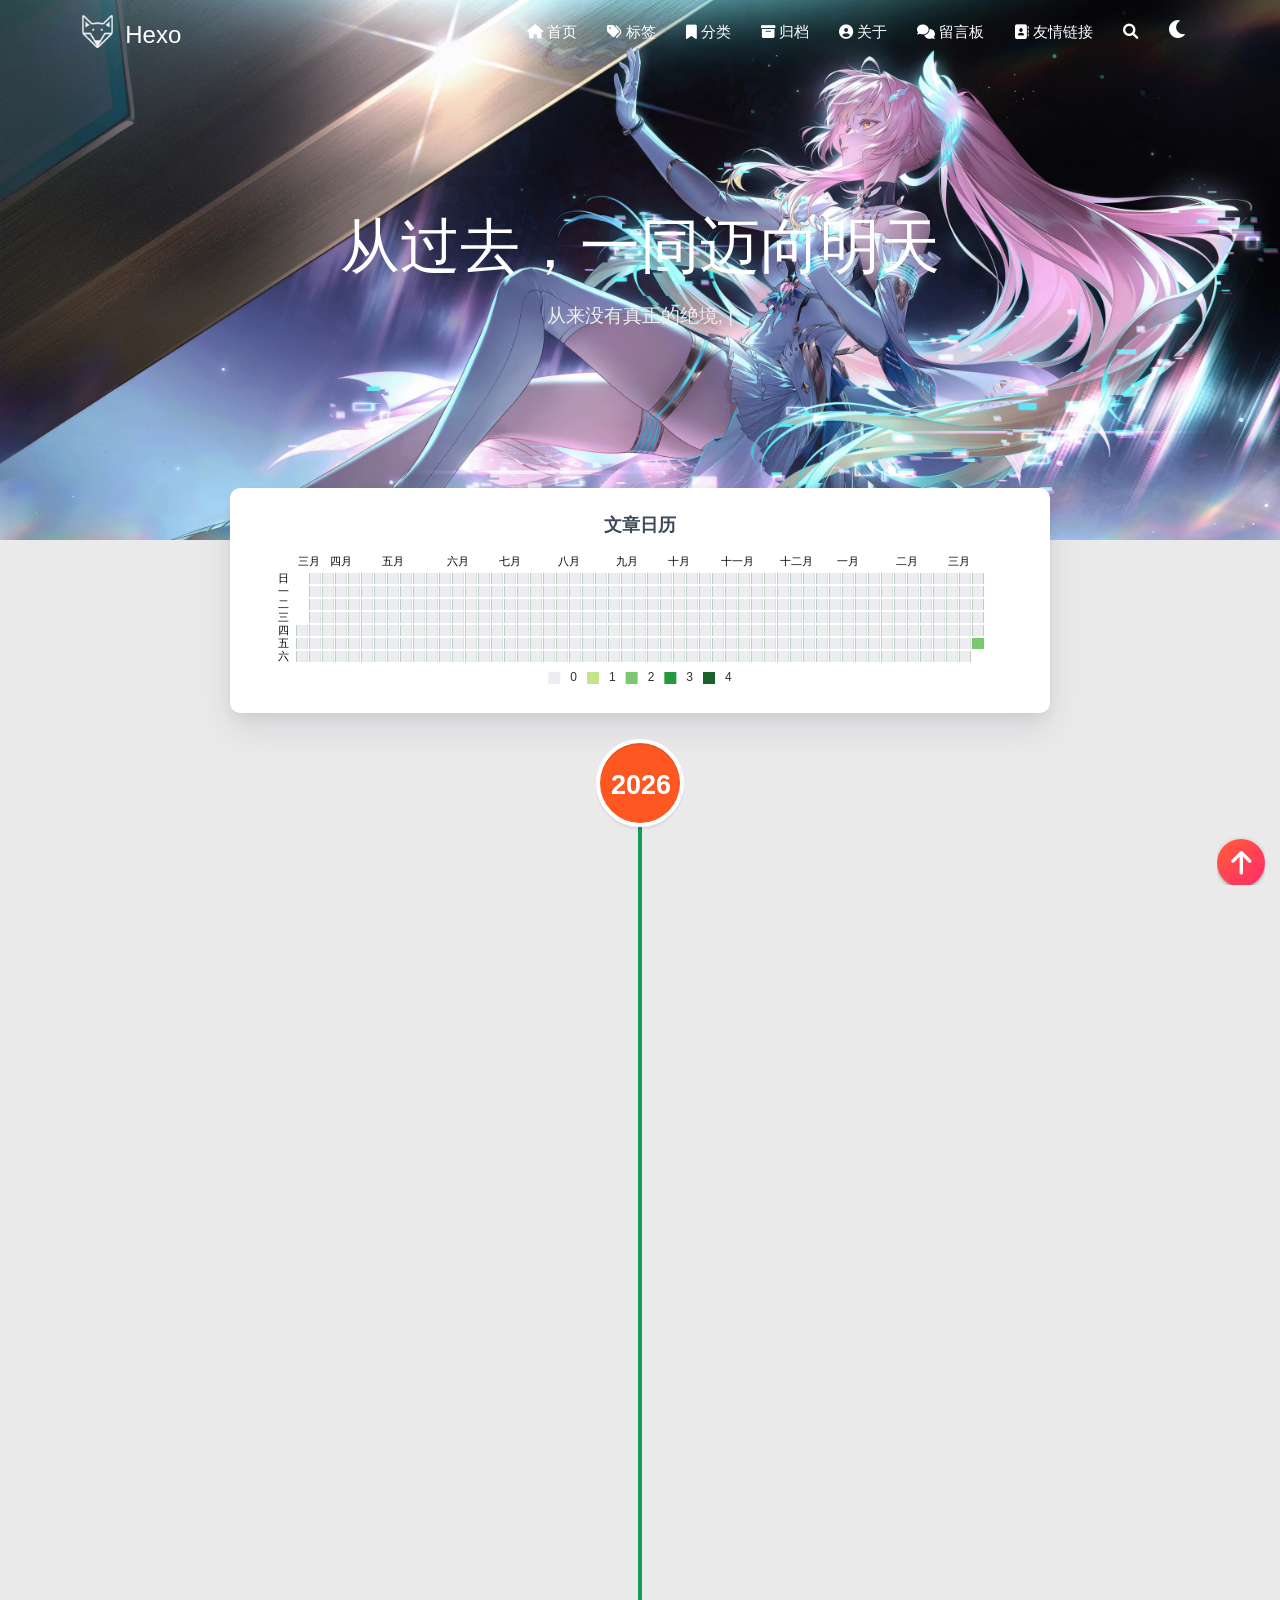
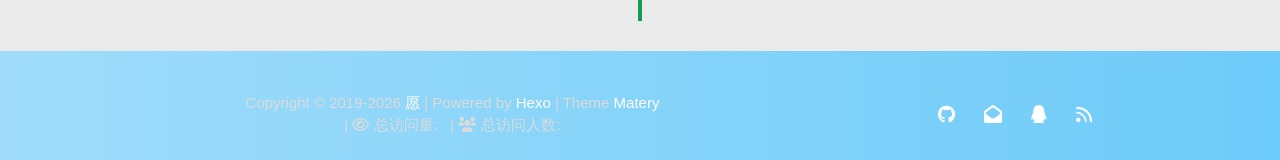
<file: archives/index.html>
<!DOCTYPE HTML>
<html lang="zh-CN">


<head>
    <meta charset="utf-8">
    <meta name="keywords" content="归档, Hexo">
    <meta name="description" content="Hexo">
    <meta http-equiv="X-UA-Compatible" content="IE=edge">
    <meta name="viewport" content="width=device-width, initial-scale=1.0, user-scalable=no">
    <meta name="renderer" content="webkit|ie-stand|ie-comp">
    <meta name="mobile-web-app-capable" content="yes">
    <meta name="format-detection" content="telephone=no">
    <meta name="apple-mobile-web-app-capable" content="yes">
    <meta name="apple-mobile-web-app-status-bar-style" content="black-translucent">
    <meta name="referrer" content="no-referrer-when-downgrade">
    <!-- Global site tag (gtag.js) - Google Analytics -->


    <title>归档 | Hexo</title>
    <link rel="icon" type="image/png" href="/favicon.png">
    


    <!-- bg-cover style     -->



<link rel="stylesheet" type="text/css" href="/libs/awesome/css/all.min.css">
<link rel="stylesheet" type="text/css" href="/libs/materialize/materialize.min.css">
<link rel="stylesheet" type="text/css" href="/libs/aos/aos.css">
<link rel="stylesheet" type="text/css" href="/libs/animate/animate.min.css">
<link rel="stylesheet" type="text/css" href="/libs/lightGallery/css/lightgallery.min.css">
<link rel="stylesheet" type="text/css" href="/css/matery.css">
<link rel="stylesheet" type="text/css" href="/css/my.css">
<link rel="stylesheet" type="text/css" href="/css/dark.css" media="none" onload="if(media!='all')media='all'">




    <link rel="stylesheet" href="/libs/tocbot/tocbot.css">
    <link rel="stylesheet" href="/css/post.css">




    
        <link rel="stylesheet" type="text/css" href="/css/reward.css">
    



    <script src="/libs/jquery/jquery-3.6.0.min.js"></script>

<meta name="generator" content="Hexo 8.1.1"></head>


<body>
    <header class="navbar-fixed">
    <nav id="headNav" class="bg-color nav-transparent">
        <div id="navContainer" class="nav-wrapper container">
            <div class="brand-logo">
                <a href="/" class="waves-effect waves-light">
                    
                    <img src="/medias/logo.png" class="logo-img" alt="LOGO">
                    
                    <span class="logo-span">Hexo</span>
                </a>
            </div>
            

<a href="#" data-target="mobile-nav" class="sidenav-trigger button-collapse"><i class="fas fa-bars"></i></a>
<ul class="right nav-menu">
  
  <li class="hide-on-med-and-down nav-item">
    
    <a href="/" class="waves-effect waves-light">
      
      <i class="fas fa-home" style="zoom: 0.6;"></i>
      
      <span>首页</span>
    </a>
    
  </li>
  
  <li class="hide-on-med-and-down nav-item">
    
    <a href="/tags" class="waves-effect waves-light">
      
      <i class="fas fa-tags" style="zoom: 0.6;"></i>
      
      <span>标签</span>
    </a>
    
  </li>
  
  <li class="hide-on-med-and-down nav-item">
    
    <a href="/categories" class="waves-effect waves-light">
      
      <i class="fas fa-bookmark" style="zoom: 0.6;"></i>
      
      <span>分类</span>
    </a>
    
  </li>
  
  <li class="hide-on-med-and-down nav-item">
    
    <a href="/archives" class="waves-effect waves-light">
      
      <i class="fas fa-archive" style="zoom: 0.6;"></i>
      
      <span>归档</span>
    </a>
    
  </li>
  
  <li class="hide-on-med-and-down nav-item">
    
    <a href="/about" class="waves-effect waves-light">
      
      <i class="fas fa-user-circle" style="zoom: 0.6;"></i>
      
      <span>关于</span>
    </a>
    
  </li>
  
  <li class="hide-on-med-and-down nav-item">
    
    <a href="/contact" class="waves-effect waves-light">
      
      <i class="fas fa-comments" style="zoom: 0.6;"></i>
      
      <span>留言板</span>
    </a>
    
  </li>
  
  <li class="hide-on-med-and-down nav-item">
    
    <a href="/friends" class="waves-effect waves-light">
      
      <i class="fas fa-address-book" style="zoom: 0.6;"></i>
      
      <span>友情链接</span>
    </a>
    
  </li>
  
  <li>
    <a href="#searchModal" class="modal-trigger waves-effect waves-light">
      <i id="searchIcon" class="fas fa-search" title="搜索" style="zoom: 0.85;"></i>
    </a>
  </li>
  <li>
    <a href="javascript:;" class="waves-effect waves-light" onclick="switchNightMode()" title="深色/浅色模式" >
      <i id="sum-moon-icon" class="fas fa-sun" style="zoom: 0.85;"></i>
    </a>
  </li>
</ul>


<div id="mobile-nav" class="side-nav sidenav">

    <div class="mobile-head bg-color">
        
        <img src="/medias/logo.png" class="logo-img circle responsive-img">
        
        <div class="logo-name">Hexo</div>
        <div class="logo-desc">
            
            Never really desperate, only the lost of the soul.
            
        </div>
    </div>

    <ul class="menu-list mobile-menu-list">
        
        <li class="m-nav-item">
	  
		<a href="/" class="waves-effect waves-light">
			
			    <i class="fa-fw fas fa-home"></i>
			
			首页
		</a>
          
        </li>
        
        <li class="m-nav-item">
	  
		<a href="/tags" class="waves-effect waves-light">
			
			    <i class="fa-fw fas fa-tags"></i>
			
			标签
		</a>
          
        </li>
        
        <li class="m-nav-item">
	  
		<a href="/categories" class="waves-effect waves-light">
			
			    <i class="fa-fw fas fa-bookmark"></i>
			
			分类
		</a>
          
        </li>
        
        <li class="m-nav-item">
	  
		<a href="/archives" class="waves-effect waves-light">
			
			    <i class="fa-fw fas fa-archive"></i>
			
			归档
		</a>
          
        </li>
        
        <li class="m-nav-item">
	  
		<a href="/about" class="waves-effect waves-light">
			
			    <i class="fa-fw fas fa-user-circle"></i>
			
			关于
		</a>
          
        </li>
        
        <li class="m-nav-item">
	  
		<a href="/contact" class="waves-effect waves-light">
			
			    <i class="fa-fw fas fa-comments"></i>
			
			留言板
		</a>
          
        </li>
        
        <li class="m-nav-item">
	  
		<a href="/friends" class="waves-effect waves-light">
			
			    <i class="fa-fw fas fa-address-book"></i>
			
			友情链接
		</a>
          
        </li>
        
        
        <li><div class="divider"></div></li>
        <li>
            <a href="https://github.com/blinkfox/hexo-theme-matery" class="waves-effect waves-light" target="_blank">
                <i class="fab fa-github-square fa-fw"></i>Fork Me
            </a>
        </li>
        
    </ul>
</div>


        </div>

        
            <style>
    .nav-transparent .github-corner {
        display: none !important;
    }

    .github-corner {
        position: absolute;
        z-index: 10;
        top: 0;
        right: 0;
        border: 0;
        transform: scale(1.1);
    }

    .github-corner svg {
        color: #0f9d58;
        fill: #fff;
        height: 64px;
        width: 64px;
    }

    .github-corner:hover .octo-arm {
        animation: a 0.56s ease-in-out;
    }

    .github-corner .octo-arm {
        animation: none;
    }

    @keyframes a {
        0%,
        to {
            transform: rotate(0);
        }
        20%,
        60% {
            transform: rotate(-25deg);
        }
        40%,
        80% {
            transform: rotate(10deg);
        }
    }
</style>

<a href="https://github.com/blinkfox/hexo-theme-matery" class="github-corner tooltipped hide-on-med-and-down" target="_blank"
   data-tooltip="Fork Me" data-position="left" data-delay="50">
    <svg viewBox="0 0 250 250" aria-hidden="true">
        <path d="M0,0 L115,115 L130,115 L142,142 L250,250 L250,0 Z"></path>
        <path d="M128.3,109.0 C113.8,99.7 119.0,89.6 119.0,89.6 C122.0,82.7 120.5,78.6 120.5,78.6 C119.2,72.0 123.4,76.3 123.4,76.3 C127.3,80.9 125.5,87.3 125.5,87.3 C122.9,97.6 130.6,101.9 134.4,103.2"
              fill="currentColor" style="transform-origin: 130px 106px;" class="octo-arm"></path>
        <path d="M115.0,115.0 C114.9,115.1 118.7,116.5 119.8,115.4 L133.7,101.6 C136.9,99.2 139.9,98.4 142.2,98.6 C133.8,88.0 127.5,74.4 143.8,58.0 C148.5,53.4 154.0,51.2 159.7,51.0 C160.3,49.4 163.2,43.6 171.4,40.1 C171.4,40.1 176.1,42.5 178.8,56.2 C183.1,58.6 187.2,61.8 190.9,65.4 C194.5,69.0 197.7,73.2 200.1,77.6 C213.8,80.2 216.3,84.9 216.3,84.9 C212.7,93.1 206.9,96.0 205.4,96.6 C205.1,102.4 203.0,107.8 198.3,112.5 C181.9,128.9 168.3,122.5 157.7,114.1 C157.9,116.9 156.7,120.9 152.7,124.9 L141.0,136.5 C139.8,137.7 141.6,141.9 141.8,141.8 Z"
              fill="currentColor" class="octo-body"></path>
    </svg>
</a>
        
    </nav>

</header>

    <div class="bg-cover pd-header about-cover">
    <div class="container">
    <div class="row">
    <div class="col s10 offset-s1 m8 offset-m2 l8 offset-l2">
        <div class="brand">
            <div class="title center-align">
                
                从过去，一同迈向明天
                
            </div>

            <div class="description center-align">
                
                <span id="subtitle"></span>
                <script src="/libs/typed/typed.js"></script>
                <script>
                    var typed = new Typed("#subtitle", {
                        strings: [ 
                            
                                "从来没有真正的绝境, 只有心灵的迷途",
                            
                                "Never really desperate, only the lost of the soul",
                            
                        ],
                        startDelay: 300,
                        typeSpeed: 100,
                        loop: true,
                        backSpeed: 50,
                        showCursor: true
                    });
                </script>
                
            </div>
        </div>
    </div>
</div>


<script>
    // 每天切换 banner 图.  Switch banner image every day.
    // var bannerUrl = "/medias/banner/" + new Date().getDay() + '.jpg';
    var bannerUrl = "/medias/banner/" + '0.jpg';
    $('.bg-cover').css('background-image', 'url(' + bannerUrl + ')');
</script>


    </div>
</div>

<main class="content">

    
    <div class="container archive-calendar">
    <div class="card">
        <div id="post-calendar" class="card-content"></div>
    </div>
</div>

<script type="text/javascript" src="/libs/echarts/echarts.min.js"></script>
<script type="text/javascript">
    let myChart = echarts.init(document.getElementById('post-calendar'));

    

    let option = {
        title: {
            top: 0,
            text: '文章日历',
            left: 'center',
            textStyle: {
                color: '#3C4858'
            }
        },
        tooltip: {
            padding: 10,
            backgroundColor: '#555',
            borderColor: '#777',
            borderWidth: 1,
            formatter: function (obj) {
                var value = obj.value;
                return '<div style="font-size: 14px;">' + value[0] + '：' + value[1] + '</div>';
            }
        },
        visualMap: {
            show: true,
            showLabel: true,
            categories: [0, 1, 2, 3, 4],
            calculable: true,
            inRange: {
                symbol: 'rect',
                color: ['#ebedf0', '#c6e48b', '#7bc96f', '#239a3b', '#196127']
            },
            itemWidth: 12,
            itemHeight: 12,
            orient: 'horizontal',
            left: 'center',
            bottom: 0
        },
        calendar: [{
            left: 'center',
            range: ["2025-03-27", "2026-03-27"],
            cellSize: [13, 13],
            splitLine: {
                show: false
            },
            itemStyle: {
                color: '#196127',
                borderColor: '#fff',
                borderWidth: 2
            },
            yearLabel: {
                show: false
            },
            monthLabel: {
                nameMap: 'cn',
                fontSize: 11
            },
            dayLabel: {
                formatter: '{start}  1st',
                nameMap: 'cn',
                fontSize: 11
            }
        }],
        series: [{
            type: 'heatmap',
            coordinateSystem: 'calendar',
            calendarIndex: 0,
            data: [["2025-03-27", 0], ["2025-03-28", 0], ["2025-03-29", 0], ["2025-03-30", 0], ["2025-03-31", 0], ["2025-04-01", 0], ["2025-04-02", 0], ["2025-04-03", 0], ["2025-04-04", 0], ["2025-04-05", 0], ["2025-04-06", 0], ["2025-04-07", 0], ["2025-04-08", 0], ["2025-04-09", 0], ["2025-04-10", 0], ["2025-04-11", 0], ["2025-04-12", 0], ["2025-04-13", 0], ["2025-04-14", 0], ["2025-04-15", 0], ["2025-04-16", 0], ["2025-04-17", 0], ["2025-04-18", 0], ["2025-04-19", 0], ["2025-04-20", 0], ["2025-04-21", 0], ["2025-04-22", 0], ["2025-04-23", 0], ["2025-04-24", 0], ["2025-04-25", 0], ["2025-04-26", 0], ["2025-04-27", 0], ["2025-04-28", 0], ["2025-04-29", 0], ["2025-04-30", 0], ["2025-05-01", 0], ["2025-05-02", 0], ["2025-05-03", 0], ["2025-05-04", 0], ["2025-05-05", 0], ["2025-05-06", 0], ["2025-05-07", 0], ["2025-05-08", 0], ["2025-05-09", 0], ["2025-05-10", 0], ["2025-05-11", 0], ["2025-05-12", 0], ["2025-05-13", 0], ["2025-05-14", 0], ["2025-05-15", 0], ["2025-05-16", 0], ["2025-05-17", 0], ["2025-05-18", 0], ["2025-05-19", 0], ["2025-05-20", 0], ["2025-05-21", 0], ["2025-05-22", 0], ["2025-05-23", 0], ["2025-05-24", 0], ["2025-05-25", 0], ["2025-05-26", 0], ["2025-05-27", 0], ["2025-05-28", 0], ["2025-05-29", 0], ["2025-05-30", 0], ["2025-05-31", 0], ["2025-06-01", 0], ["2025-06-02", 0], ["2025-06-03", 0], ["2025-06-04", 0], ["2025-06-05", 0], ["2025-06-06", 0], ["2025-06-07", 0], ["2025-06-08", 0], ["2025-06-09", 0], ["2025-06-10", 0], ["2025-06-11", 0], ["2025-06-12", 0], ["2025-06-13", 0], ["2025-06-14", 0], ["2025-06-15", 0], ["2025-06-16", 0], ["2025-06-17", 0], ["2025-06-18", 0], ["2025-06-19", 0], ["2025-06-20", 0], ["2025-06-21", 0], ["2025-06-22", 0], ["2025-06-23", 0], ["2025-06-24", 0], ["2025-06-25", 0], ["2025-06-26", 0], ["2025-06-27", 0], ["2025-06-28", 0], ["2025-06-29", 0], ["2025-06-30", 0], ["2025-07-01", 0], ["2025-07-02", 0], ["2025-07-03", 0], ["2025-07-04", 0], ["2025-07-05", 0], ["2025-07-06", 0], ["2025-07-07", 0], ["2025-07-08", 0], ["2025-07-09", 0], ["2025-07-10", 0], ["2025-07-11", 0], ["2025-07-12", 0], ["2025-07-13", 0], ["2025-07-14", 0], ["2025-07-15", 0], ["2025-07-16", 0], ["2025-07-17", 0], ["2025-07-18", 0], ["2025-07-19", 0], ["2025-07-20", 0], ["2025-07-21", 0], ["2025-07-22", 0], ["2025-07-23", 0], ["2025-07-24", 0], ["2025-07-25", 0], ["2025-07-26", 0], ["2025-07-27", 0], ["2025-07-28", 0], ["2025-07-29", 0], ["2025-07-30", 0], ["2025-07-31", 0], ["2025-08-01", 0], ["2025-08-02", 0], ["2025-08-03", 0], ["2025-08-04", 0], ["2025-08-05", 0], ["2025-08-06", 0], ["2025-08-07", 0], ["2025-08-08", 0], ["2025-08-09", 0], ["2025-08-10", 0], ["2025-08-11", 0], ["2025-08-12", 0], ["2025-08-13", 0], ["2025-08-14", 0], ["2025-08-15", 0], ["2025-08-16", 0], ["2025-08-17", 0], ["2025-08-18", 0], ["2025-08-19", 0], ["2025-08-20", 0], ["2025-08-21", 0], ["2025-08-22", 0], ["2025-08-23", 0], ["2025-08-24", 0], ["2025-08-25", 0], ["2025-08-26", 0], ["2025-08-27", 0], ["2025-08-28", 0], ["2025-08-29", 0], ["2025-08-30", 0], ["2025-08-31", 0], ["2025-09-01", 0], ["2025-09-02", 0], ["2025-09-03", 0], ["2025-09-04", 0], ["2025-09-05", 0], ["2025-09-06", 0], ["2025-09-07", 0], ["2025-09-08", 0], ["2025-09-09", 0], ["2025-09-10", 0], ["2025-09-11", 0], ["2025-09-12", 0], ["2025-09-13", 0], ["2025-09-14", 0], ["2025-09-15", 0], ["2025-09-16", 0], ["2025-09-17", 0], ["2025-09-18", 0], ["2025-09-19", 0], ["2025-09-20", 0], ["2025-09-21", 0], ["2025-09-22", 0], ["2025-09-23", 0], ["2025-09-24", 0], ["2025-09-25", 0], ["2025-09-26", 0], ["2025-09-27", 0], ["2025-09-28", 0], ["2025-09-29", 0], ["2025-09-30", 0], ["2025-10-01", 0], ["2025-10-02", 0], ["2025-10-03", 0], ["2025-10-04", 0], ["2025-10-05", 0], ["2025-10-06", 0], ["2025-10-07", 0], ["2025-10-08", 0], ["2025-10-09", 0], ["2025-10-10", 0], ["2025-10-11", 0], ["2025-10-12", 0], ["2025-10-13", 0], ["2025-10-14", 0], ["2025-10-15", 0], ["2025-10-16", 0], ["2025-10-17", 0], ["2025-10-18", 0], ["2025-10-19", 0], ["2025-10-20", 0], ["2025-10-21", 0], ["2025-10-22", 0], ["2025-10-23", 0], ["2025-10-24", 0], ["2025-10-25", 0], ["2025-10-26", 0], ["2025-10-27", 0], ["2025-10-28", 0], ["2025-10-29", 0], ["2025-10-30", 0], ["2025-10-31", 0], ["2025-11-01", 0], ["2025-11-02", 0], ["2025-11-03", 0], ["2025-11-04", 0], ["2025-11-05", 0], ["2025-11-06", 0], ["2025-11-07", 0], ["2025-11-08", 0], ["2025-11-09", 0], ["2025-11-10", 0], ["2025-11-11", 0], ["2025-11-12", 0], ["2025-11-13", 0], ["2025-11-14", 0], ["2025-11-15", 0], ["2025-11-16", 0], ["2025-11-17", 0], ["2025-11-18", 0], ["2025-11-19", 0], ["2025-11-20", 0], ["2025-11-21", 0], ["2025-11-22", 0], ["2025-11-23", 0], ["2025-11-24", 0], ["2025-11-25", 0], ["2025-11-26", 0], ["2025-11-27", 0], ["2025-11-28", 0], ["2025-11-29", 0], ["2025-11-30", 0], ["2025-12-01", 0], ["2025-12-02", 0], ["2025-12-03", 0], ["2025-12-04", 0], ["2025-12-05", 0], ["2025-12-06", 0], ["2025-12-07", 0], ["2025-12-08", 0], ["2025-12-09", 0], ["2025-12-10", 0], ["2025-12-11", 0], ["2025-12-12", 0], ["2025-12-13", 0], ["2025-12-14", 0], ["2025-12-15", 0], ["2025-12-16", 0], ["2025-12-17", 0], ["2025-12-18", 0], ["2025-12-19", 0], ["2025-12-20", 0], ["2025-12-21", 0], ["2025-12-22", 0], ["2025-12-23", 0], ["2025-12-24", 0], ["2025-12-25", 0], ["2025-12-26", 0], ["2025-12-27", 0], ["2025-12-28", 0], ["2025-12-29", 0], ["2025-12-30", 0], ["2025-12-31", 0], ["2026-01-01", 0], ["2026-01-02", 0], ["2026-01-03", 0], ["2026-01-04", 0], ["2026-01-05", 0], ["2026-01-06", 0], ["2026-01-07", 0], ["2026-01-08", 0], ["2026-01-09", 0], ["2026-01-10", 0], ["2026-01-11", 0], ["2026-01-12", 0], ["2026-01-13", 0], ["2026-01-14", 0], ["2026-01-15", 0], ["2026-01-16", 0], ["2026-01-17", 0], ["2026-01-18", 0], ["2026-01-19", 0], ["2026-01-20", 0], ["2026-01-21", 0], ["2026-01-22", 0], ["2026-01-23", 0], ["2026-01-24", 0], ["2026-01-25", 0], ["2026-01-26", 0], ["2026-01-27", 0], ["2026-01-28", 0], ["2026-01-29", 0], ["2026-01-30", 0], ["2026-01-31", 0], ["2026-02-01", 0], ["2026-02-02", 0], ["2026-02-03", 0], ["2026-02-04", 0], ["2026-02-05", 0], ["2026-02-06", 0], ["2026-02-07", 0], ["2026-02-08", 0], ["2026-02-09", 0], ["2026-02-10", 0], ["2026-02-11", 0], ["2026-02-12", 0], ["2026-02-13", 0], ["2026-02-14", 0], ["2026-02-15", 0], ["2026-02-16", 0], ["2026-02-17", 0], ["2026-02-18", 0], ["2026-02-19", 0], ["2026-02-20", 0], ["2026-02-21", 0], ["2026-02-22", 0], ["2026-02-23", 0], ["2026-02-24", 0], ["2026-02-25", 0], ["2026-02-26", 0], ["2026-02-27", 0], ["2026-02-28", 0], ["2026-03-01", 0], ["2026-03-02", 0], ["2026-03-03", 0], ["2026-03-04", 0], ["2026-03-05", 0], ["2026-03-06", 0], ["2026-03-07", 0], ["2026-03-08", 0], ["2026-03-09", 0], ["2026-03-10", 0], ["2026-03-11", 0], ["2026-03-12", 0], ["2026-03-13", 0], ["2026-03-14", 0], ["2026-03-15", 0], ["2026-03-16", 0], ["2026-03-17", 0], ["2026-03-18", 0], ["2026-03-19", 0], ["2026-03-20", 0], ["2026-03-21", 0], ["2026-03-22", 0], ["2026-03-23", 0], ["2026-03-24", 0], ["2026-03-25", 0], ["2026-03-26", 0], ["2026-03-27", 2]]
        }]

    };

    myChart.setOption(option);
</script>

    

    

    <div id="cd-timeline" class="container">
        
        <div class="cd-timeline-block">

            
            
            
            <div class="cd-timeline-img year" data-aos="zoom-in-up">
                <a href="/archives/2026">2026</a>
            </div>
            

            
            
            
            <div class="cd-timeline-img month" data-aos="zoom-in-up">
                <a href="/archives/2026/03">03</a>
            </div>
            

            
            <div class="cd-timeline-img day" data-aos="zoom-in-up">
                <span>27</span>
            </div>
            <article class="cd-timeline-content" data-aos="fade-up">
                <div class="article col s12 m6">
                    <div class="card">
                        <a href="/2026/03/27/lab-one/">
                            <div class="card-image">
                                
                                
                                <img src="/medias/featureimages/5.jpg" class="responsive-img" alt="lab one">
                                
                                <span class="card-title">lab one</span>
                            </div>
                        </a>
                        <div class="card-content article-content">
                            <div class="summary block-with-text">
                                
                                    第一篇这是一篇帖子，ciallo~

                                
                            </div>
                            <div class="publish-info">
                                <span class="publish-date">
                                    <i class="far fa-clock fa-fw icon-date"></i>2026-03-27
                                </span>
                                <span class="publish-author">
                                    
                                    <i class="fas fa-user fa-fw"></i>
                                    愿
                                    
                                </span>
                            </div>
                        </div>

                        
                    </div>
                </div>
            </article>
        </div>
        
        <div class="cd-timeline-block">

            
            

            
            

            
            <div class="cd-timeline-img day" data-aos="zoom-in-up">
                <span>27</span>
            </div>
            <article class="cd-timeline-content" data-aos="fade-up">
                <div class="article col s12 m6">
                    <div class="card">
                        <a href="/2026/03/27/hello-world/">
                            <div class="card-image">
                                
                                
                                <img src="/medias/featureimages/12.jpg" class="responsive-img" alt="Hello World">
                                
                                <span class="card-title">Hello World</span>
                            </div>
                        </a>
                        <div class="card-content article-content">
                            <div class="summary block-with-text">
                                
                                    Welcome to Hexo! This is your very first post. Check documentation for more info. If you get any problems when using Hex
                                
                            </div>
                            <div class="publish-info">
                                <span class="publish-date">
                                    <i class="far fa-clock fa-fw icon-date"></i>2026-03-27
                                </span>
                                <span class="publish-author">
                                    
                                    <i class="fas fa-user fa-fw"></i>
                                    愿
                                    
                                </span>
                            </div>
                        </div>

                        
                    </div>
                </div>
            </article>
        </div>
        
    </div>

</main>




    <footer class="page-footer bg-color">
    
        <link rel="stylesheet" href="/libs/aplayer/APlayer.min.css">
<style>
    .aplayer .aplayer-lrc p {
        
        display: none;
        
        font-size: 12px;
        font-weight: 700;
        line-height: 16px !important;
    }

    .aplayer .aplayer-lrc p.aplayer-lrc-current {
        
        display: none;
        
        font-size: 15px;
        color: #42b983;
    }

    
    .aplayer.aplayer-fixed.aplayer-narrow .aplayer-body {
        left: -66px !important;
    }

    .aplayer.aplayer-fixed.aplayer-narrow .aplayer-body:hover {
        left: 0px !important;
    }

    
</style>
<div class="">
    
    <div class="row">
        <meting-js class="col l8 offset-l2 m10 offset-m1 s12"
                   server="netease"
                   type="playlist"
                   id="503838841"
                   fixed='true'
                   autoplay='false'
                   theme='#42b983'
                   loop='all'
                   order='random'
                   preload='auto'
                   volume='0.7'
                   list-folded='true'
        >
        </meting-js>
    </div>
</div>

<script src="/libs/aplayer/APlayer.min.js"></script>
<script src="/libs/aplayer/Meting.min.js"></script>

    

    <div class="container row center-align"
         style="margin-bottom: 0px !important;">
        <div class="col s12 m8 l8 copy-right">
            Copyright&nbsp;&copy;
            
                <span id="year">2019-2026</span>
            
            <a href="/about" target="_blank">愿</a>
            |&nbsp;Powered by&nbsp;<a href="https://hexo.io/" target="_blank">Hexo</a>
            |&nbsp;Theme&nbsp;<a href="https://github.com/blinkfox/hexo-theme-matery" target="_blank">Matery</a>
            
            <br>
            
            
            
                
            
            
                <span id="busuanzi_container_site_pv">
                &nbsp;|&nbsp;<i class="far fa-eye"></i>&nbsp;总访问量:&nbsp;
                    <span id="busuanzi_value_site_pv" class="white-color"></span>
            </span>
            
            
                <span id="busuanzi_container_site_uv">
                &nbsp;|&nbsp;<i class="fas fa-users"></i>&nbsp;总访问人数:&nbsp;
                    <span id="busuanzi_value_site_uv" class="white-color"></span>
            </span>
            
            <br>

            <!-- 运行天数提醒. -->
            
            <br>
            
        </div>
        <div class="col s12 m4 l4 social-link social-statis">
    <a href="https://github.com/blinkfox" class="tooltipped" target="_blank" data-tooltip="访问我的GitHub" data-position="top" data-delay="50">
        <i class="fab fa-github"></i>
    </a>



    <a href="mailto:1181062873@qq.com" class="tooltipped" target="_blank" data-tooltip="邮件联系我" data-position="top" data-delay="50">
        <i class="fas fa-envelope-open"></i>
    </a>







    <a href="tencent://AddContact/?fromId=50&fromSubId=1&subcmd=all&uin=1181062873" class="tooltipped" target="_blank" data-tooltip="QQ联系我: 1181062873" data-position="top" data-delay="50">
        <i class="fab fa-qq"></i>
    </a>







    <a href="/atom.xml" class="tooltipped" target="_blank" data-tooltip="RSS 订阅" data-position="top" data-delay="50">
        <i class="fas fa-rss"></i>
    </a>

</div>
    </div>
</footer>

<div class="progress-bar"></div>


    <!-- 搜索遮罩框 -->
<div id="searchModal" class="modal">
    <div class="modal-content">
        <div class="search-header">
            <span class="title"><i class="fas fa-search"></i>&nbsp;&nbsp;搜索</span>
            <input type="search" id="searchInput" name="s" placeholder="请输入搜索的关键字"
                   class="search-input">
        </div>
        <div id="searchResult"></div>
    </div>
</div>

<script type="text/javascript">
$(function () {
    var searchFunc = function (path, search_id, content_id) {
        'use strict';
        $.ajax({
            url: path,
            dataType: "xml",
            success: function (xmlResponse) {
                // get the contents from search data
                var datas = $("entry", xmlResponse).map(function () {
                    return {
                        title: $("title", this).text(),
                        content: $("content", this).text(),
                        url: $("url", this).text()
                    };
                }).get();
                var $input = document.getElementById(search_id);
                var $resultContent = document.getElementById(content_id);
                $input.addEventListener('input', function () {
                    var str = '<ul class=\"search-result-list\">';
                    var keywords = this.value.trim().toLowerCase().split(/[\s\-]+/);
                    $resultContent.innerHTML = "";
                    if (this.value.trim().length <= 0) {
                        return;
                    }
                    // perform local searching
                    datas.forEach(function (data) {
                        var isMatch = true;
                        var data_title = data.title.trim().toLowerCase();
                        var data_content = data.content.trim().replace(/<[^>]+>/g, "").toLowerCase();
                        var data_url = data.url;
                        data_url = data_url.indexOf('/') === 0 ? data.url : '/' + data_url;
                        var index_title = -1;
                        var index_content = -1;
                        var first_occur = -1;
                        // only match artiles with not empty titles and contents
                        if (data_title !== '' && data_content !== '') {
                            keywords.forEach(function (keyword, i) {
                                index_title = data_title.indexOf(keyword);
                                index_content = data_content.indexOf(keyword);
                                if (index_title < 0 && index_content < 0) {
                                    isMatch = false;
                                } else {
                                    if (index_content < 0) {
                                        index_content = 0;
                                    }
                                    if (i === 0) {
                                        first_occur = index_content;
                                    }
                                }
                            });
                        }
                        // show search results
                        if (isMatch) {
                            str += "<li><a href='" + data_url + "' class='search-result-title'>" + data_title + "</a>";
                            var content = data.content.trim().replace(/<[^>]+>/g, "");
                            if (first_occur >= 0) {
                                // cut out 100 characters
                                var start = first_occur - 20;
                                var end = first_occur + 80;
                                if (start < 0) {
                                    start = 0;
                                }
                                if (start === 0) {
                                    end = 100;
                                }
                                if (end > content.length) {
                                    end = content.length;
                                }
                                var match_content = content.substr(start, end);
                                // highlight all keywords
                                keywords.forEach(function (keyword) {
                                    var regS = new RegExp(keyword, "gi");
                                    match_content = match_content.replace(regS, "<em class=\"search-keyword\">" + keyword + "</em>");
                                });

                                str += "<p class=\"search-result\">" + match_content + "...</p>"
                            }
                            str += "</li>";
                        }
                    });
                    str += "</ul>";
                    $resultContent.innerHTML = str;
                });
            }
        });
    };

    searchFunc('/search.xml', 'searchInput', 'searchResult');
});
</script>

    <!-- 白天和黑夜主题 -->
<div class="stars-con">
    <div id="stars"></div>
    <div id="stars2"></div>
    <div id="stars3"></div>  
</div>

<script>
    function switchNightMode() {
        $('<div class="Cuteen_DarkSky"><div class="Cuteen_DarkPlanet"></div></div>').appendTo($('body')),
        setTimeout(function () {
            $('body').hasClass('DarkMode') 
            ? ($('body').removeClass('DarkMode'), localStorage.setItem('isDark', '0'), $('#sum-moon-icon').removeClass("fa-sun").addClass('fa-moon')) 
            : ($('body').addClass('DarkMode'), localStorage.setItem('isDark', '1'), $('#sum-moon-icon').addClass("fa-sun").removeClass('fa-moon')),
            
            setTimeout(function () {
            $('.Cuteen_DarkSky').fadeOut(1e3, function () {
                $(this).remove()
            })
            }, 2e3)
        })
    }
</script>

    <!-- 回到顶部按钮 -->
<div id="backTop" class="top-scroll">
    <a class="btn-floating btn-large waves-effect waves-light" href="#!">
        <i class="fas fa-arrow-up"></i>
    </a>
</div>


    <script src="/libs/materialize/materialize.min.js"></script>
    <script src="/libs/masonry/masonry.pkgd.min.js"></script>
    <script src="/libs/aos/aos.js"></script>
    <script src="/libs/scrollprogress/scrollProgress.min.js"></script>
    <script src="/libs/lightGallery/js/lightgallery-all.min.js"></script>
    <script src="/js/matery.js"></script>

    

    
    
    

    <!-- 雪花特效 -->
    

    <!-- 鼠标星星特效 -->
    

     
        <script src="https://ssl.captcha.qq.com/TCaptcha.js"></script>
        <script src="/libs/others/TencentCaptcha.js"></script>
        <button id="TencentCaptcha" data-appid="xxxxxxxxxx" data-cbfn="callback" type="button" hidden></button>
    

    <!-- Baidu Analytics -->

    <!-- Baidu Push -->

<script>
    (function () {
        var bp = document.createElement('script');
        var curProtocol = window.location.protocol.split(':')[0];
        if (curProtocol === 'https') {
            bp.src = 'https://zz.bdstatic.com/linksubmit/push.js';
        } else {
            bp.src = 'http://push.zhanzhang.baidu.com/push.js';
        }
        var s = document.getElementsByTagName("script")[0];
        s.parentNode.insertBefore(bp, s);
    })();
</script>

    
    <script src="/libs/others/clicklove.js" async="async"></script>
    
    
    <script async src="/libs/others/busuanzi.pure.mini.js"></script>
    

    

    

    <!--腾讯兔小巢-->
    
    

    

    

    
    <script src="/libs/instantpage/instantpage.js" type="module"></script>
    

</body>

</html>
</file>
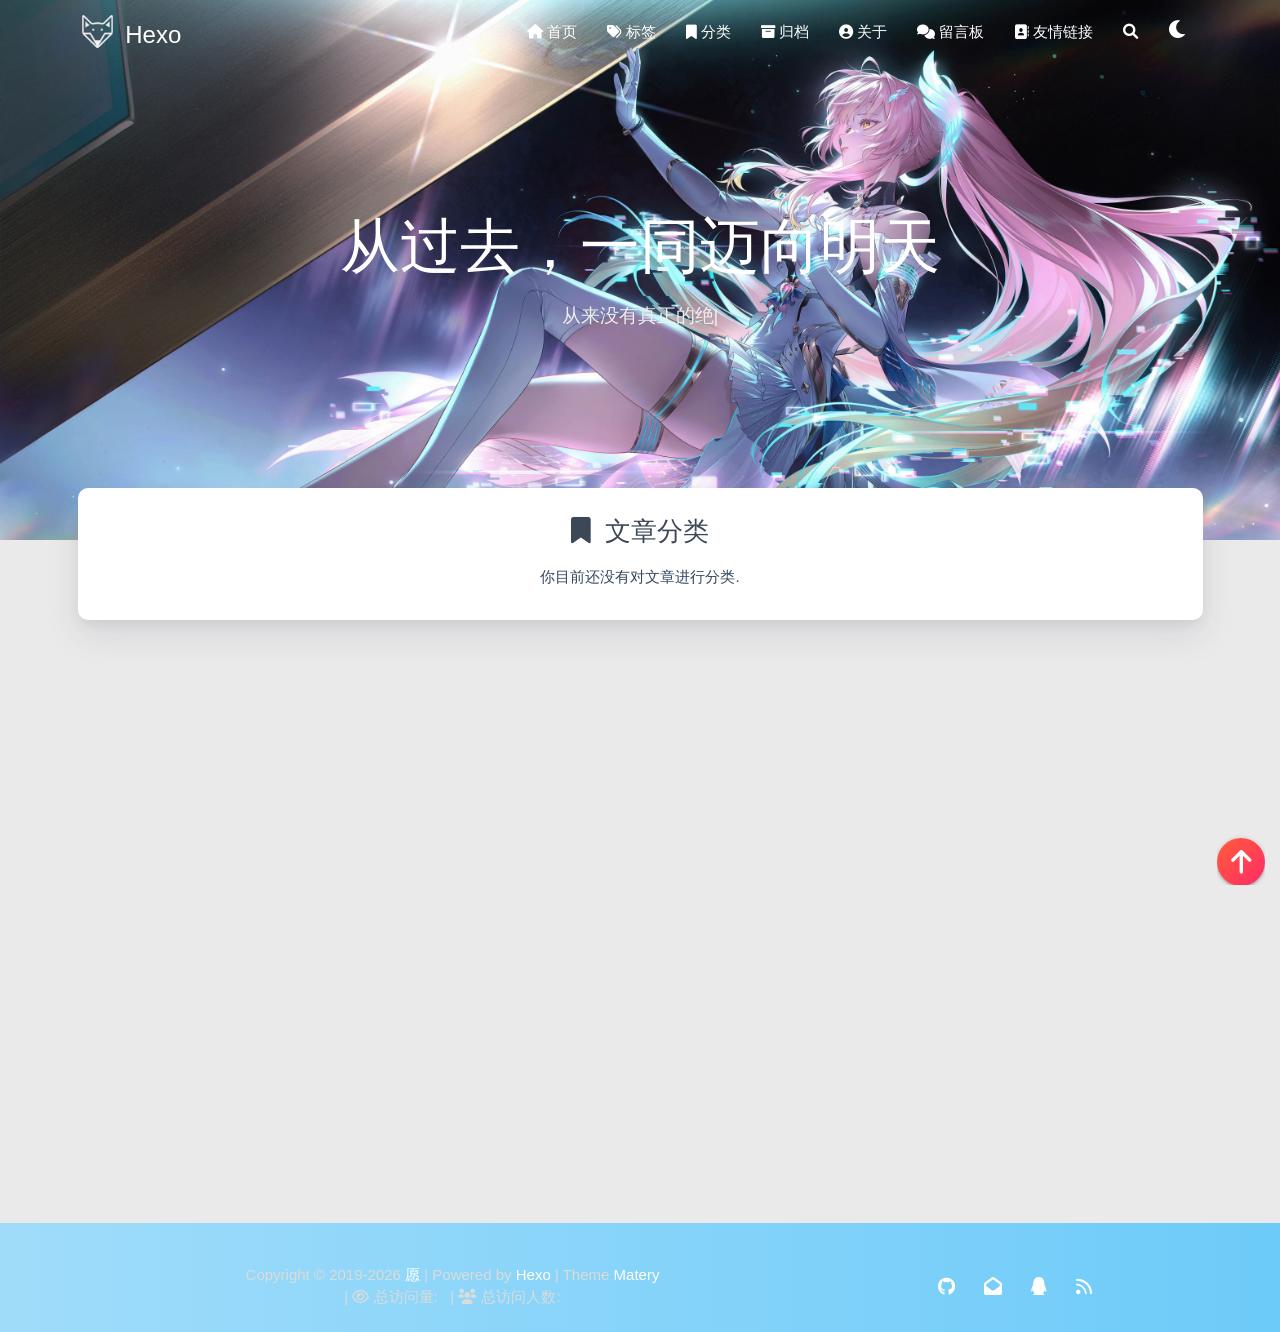
<file: categories/index.html>
<!DOCTYPE HTML>
<html lang="zh-CN">


<head>
    <meta charset="utf-8">
    <meta name="keywords" content="分类, Hexo">
    <meta name="description" content="Hexo">
    <meta http-equiv="X-UA-Compatible" content="IE=edge">
    <meta name="viewport" content="width=device-width, initial-scale=1.0, user-scalable=no">
    <meta name="renderer" content="webkit|ie-stand|ie-comp">
    <meta name="mobile-web-app-capable" content="yes">
    <meta name="format-detection" content="telephone=no">
    <meta name="apple-mobile-web-app-capable" content="yes">
    <meta name="apple-mobile-web-app-status-bar-style" content="black-translucent">
    <meta name="referrer" content="no-referrer-when-downgrade">
    <!-- Global site tag (gtag.js) - Google Analytics -->


    <title>分类 | Hexo</title>
    <link rel="icon" type="image/png" href="/favicon.png">
    


    <!-- bg-cover style     -->



<link rel="stylesheet" type="text/css" href="/libs/awesome/css/all.min.css">
<link rel="stylesheet" type="text/css" href="/libs/materialize/materialize.min.css">
<link rel="stylesheet" type="text/css" href="/libs/aos/aos.css">
<link rel="stylesheet" type="text/css" href="/libs/animate/animate.min.css">
<link rel="stylesheet" type="text/css" href="/libs/lightGallery/css/lightgallery.min.css">
<link rel="stylesheet" type="text/css" href="/css/matery.css">
<link rel="stylesheet" type="text/css" href="/css/my.css">
<link rel="stylesheet" type="text/css" href="/css/dark.css" media="none" onload="if(media!='all')media='all'">




    <link rel="stylesheet" href="/libs/tocbot/tocbot.css">
    <link rel="stylesheet" href="/css/post.css">




    
        <link rel="stylesheet" type="text/css" href="/css/reward.css">
    



    <script src="/libs/jquery/jquery-3.6.0.min.js"></script>

<meta name="generator" content="Hexo 8.1.1"></head>


<body>
    <header class="navbar-fixed">
    <nav id="headNav" class="bg-color nav-transparent">
        <div id="navContainer" class="nav-wrapper container">
            <div class="brand-logo">
                <a href="/" class="waves-effect waves-light">
                    
                    <img src="/medias/logo.png" class="logo-img" alt="LOGO">
                    
                    <span class="logo-span">Hexo</span>
                </a>
            </div>
            

<a href="#" data-target="mobile-nav" class="sidenav-trigger button-collapse"><i class="fas fa-bars"></i></a>
<ul class="right nav-menu">
  
  <li class="hide-on-med-and-down nav-item">
    
    <a href="/" class="waves-effect waves-light">
      
      <i class="fas fa-home" style="zoom: 0.6;"></i>
      
      <span>首页</span>
    </a>
    
  </li>
  
  <li class="hide-on-med-and-down nav-item">
    
    <a href="/tags" class="waves-effect waves-light">
      
      <i class="fas fa-tags" style="zoom: 0.6;"></i>
      
      <span>标签</span>
    </a>
    
  </li>
  
  <li class="hide-on-med-and-down nav-item">
    
    <a href="/categories" class="waves-effect waves-light">
      
      <i class="fas fa-bookmark" style="zoom: 0.6;"></i>
      
      <span>分类</span>
    </a>
    
  </li>
  
  <li class="hide-on-med-and-down nav-item">
    
    <a href="/archives" class="waves-effect waves-light">
      
      <i class="fas fa-archive" style="zoom: 0.6;"></i>
      
      <span>归档</span>
    </a>
    
  </li>
  
  <li class="hide-on-med-and-down nav-item">
    
    <a href="/about" class="waves-effect waves-light">
      
      <i class="fas fa-user-circle" style="zoom: 0.6;"></i>
      
      <span>关于</span>
    </a>
    
  </li>
  
  <li class="hide-on-med-and-down nav-item">
    
    <a href="/contact" class="waves-effect waves-light">
      
      <i class="fas fa-comments" style="zoom: 0.6;"></i>
      
      <span>留言板</span>
    </a>
    
  </li>
  
  <li class="hide-on-med-and-down nav-item">
    
    <a href="/friends" class="waves-effect waves-light">
      
      <i class="fas fa-address-book" style="zoom: 0.6;"></i>
      
      <span>友情链接</span>
    </a>
    
  </li>
  
  <li>
    <a href="#searchModal" class="modal-trigger waves-effect waves-light">
      <i id="searchIcon" class="fas fa-search" title="搜索" style="zoom: 0.85;"></i>
    </a>
  </li>
  <li>
    <a href="javascript:;" class="waves-effect waves-light" onclick="switchNightMode()" title="深色/浅色模式" >
      <i id="sum-moon-icon" class="fas fa-sun" style="zoom: 0.85;"></i>
    </a>
  </li>
</ul>


<div id="mobile-nav" class="side-nav sidenav">

    <div class="mobile-head bg-color">
        
        <img src="/medias/logo.png" class="logo-img circle responsive-img">
        
        <div class="logo-name">Hexo</div>
        <div class="logo-desc">
            
            Never really desperate, only the lost of the soul.
            
        </div>
    </div>

    <ul class="menu-list mobile-menu-list">
        
        <li class="m-nav-item">
	  
		<a href="/" class="waves-effect waves-light">
			
			    <i class="fa-fw fas fa-home"></i>
			
			首页
		</a>
          
        </li>
        
        <li class="m-nav-item">
	  
		<a href="/tags" class="waves-effect waves-light">
			
			    <i class="fa-fw fas fa-tags"></i>
			
			标签
		</a>
          
        </li>
        
        <li class="m-nav-item">
	  
		<a href="/categories" class="waves-effect waves-light">
			
			    <i class="fa-fw fas fa-bookmark"></i>
			
			分类
		</a>
          
        </li>
        
        <li class="m-nav-item">
	  
		<a href="/archives" class="waves-effect waves-light">
			
			    <i class="fa-fw fas fa-archive"></i>
			
			归档
		</a>
          
        </li>
        
        <li class="m-nav-item">
	  
		<a href="/about" class="waves-effect waves-light">
			
			    <i class="fa-fw fas fa-user-circle"></i>
			
			关于
		</a>
          
        </li>
        
        <li class="m-nav-item">
	  
		<a href="/contact" class="waves-effect waves-light">
			
			    <i class="fa-fw fas fa-comments"></i>
			
			留言板
		</a>
          
        </li>
        
        <li class="m-nav-item">
	  
		<a href="/friends" class="waves-effect waves-light">
			
			    <i class="fa-fw fas fa-address-book"></i>
			
			友情链接
		</a>
          
        </li>
        
        
        <li><div class="divider"></div></li>
        <li>
            <a href="https://github.com/blinkfox/hexo-theme-matery" class="waves-effect waves-light" target="_blank">
                <i class="fab fa-github-square fa-fw"></i>Fork Me
            </a>
        </li>
        
    </ul>
</div>


        </div>

        
            <style>
    .nav-transparent .github-corner {
        display: none !important;
    }

    .github-corner {
        position: absolute;
        z-index: 10;
        top: 0;
        right: 0;
        border: 0;
        transform: scale(1.1);
    }

    .github-corner svg {
        color: #0f9d58;
        fill: #fff;
        height: 64px;
        width: 64px;
    }

    .github-corner:hover .octo-arm {
        animation: a 0.56s ease-in-out;
    }

    .github-corner .octo-arm {
        animation: none;
    }

    @keyframes a {
        0%,
        to {
            transform: rotate(0);
        }
        20%,
        60% {
            transform: rotate(-25deg);
        }
        40%,
        80% {
            transform: rotate(10deg);
        }
    }
</style>

<a href="https://github.com/blinkfox/hexo-theme-matery" class="github-corner tooltipped hide-on-med-and-down" target="_blank"
   data-tooltip="Fork Me" data-position="left" data-delay="50">
    <svg viewBox="0 0 250 250" aria-hidden="true">
        <path d="M0,0 L115,115 L130,115 L142,142 L250,250 L250,0 Z"></path>
        <path d="M128.3,109.0 C113.8,99.7 119.0,89.6 119.0,89.6 C122.0,82.7 120.5,78.6 120.5,78.6 C119.2,72.0 123.4,76.3 123.4,76.3 C127.3,80.9 125.5,87.3 125.5,87.3 C122.9,97.6 130.6,101.9 134.4,103.2"
              fill="currentColor" style="transform-origin: 130px 106px;" class="octo-arm"></path>
        <path d="M115.0,115.0 C114.9,115.1 118.7,116.5 119.8,115.4 L133.7,101.6 C136.9,99.2 139.9,98.4 142.2,98.6 C133.8,88.0 127.5,74.4 143.8,58.0 C148.5,53.4 154.0,51.2 159.7,51.0 C160.3,49.4 163.2,43.6 171.4,40.1 C171.4,40.1 176.1,42.5 178.8,56.2 C183.1,58.6 187.2,61.8 190.9,65.4 C194.5,69.0 197.7,73.2 200.1,77.6 C213.8,80.2 216.3,84.9 216.3,84.9 C212.7,93.1 206.9,96.0 205.4,96.6 C205.1,102.4 203.0,107.8 198.3,112.5 C181.9,128.9 168.3,122.5 157.7,114.1 C157.9,116.9 156.7,120.9 152.7,124.9 L141.0,136.5 C139.8,137.7 141.6,141.9 141.8,141.8 Z"
              fill="currentColor" class="octo-body"></path>
    </svg>
</a>
        
    </nav>

</header>

    <div class="bg-cover pd-header about-cover">
    <div class="container">
    <div class="row">
    <div class="col s10 offset-s1 m8 offset-m2 l8 offset-l2">
        <div class="brand">
            <div class="title center-align">
                
                从过去，一同迈向明天
                
            </div>

            <div class="description center-align">
                
                <span id="subtitle"></span>
                <script src="/libs/typed/typed.js"></script>
                <script>
                    var typed = new Typed("#subtitle", {
                        strings: [ 
                            
                                "从来没有真正的绝境, 只有心灵的迷途",
                            
                                "Never really desperate, only the lost of the soul",
                            
                        ],
                        startDelay: 300,
                        typeSpeed: 100,
                        loop: true,
                        backSpeed: 50,
                        showCursor: true
                    });
                </script>
                
            </div>
        </div>
    </div>
</div>


<script>
    // 每天切换 banner 图.  Switch banner image every day.
    // var bannerUrl = "/medias/banner/" + new Date().getDay() + '.jpg';
    var bannerUrl = "/medias/banner/" + '0.jpg';
    $('.bg-cover').css('background-image', 'url(' + bannerUrl + ')');
</script>


    </div>
</div>

<main class="content">

    

<div id="category-cloud" class="container chip-container">
    <div class="card">
        <div class="card-content">
            <div class="tag-title center-align">
                <i class="fas fa-bookmark"></i>&nbsp;&nbsp;文章分类
            </div>
            <div class="tag-chips">
                
                你目前还没有对文章进行分类.
                
            </div>
        </div>
    </div>
</div>


    

</main>


    <footer class="page-footer bg-color">
    
        <link rel="stylesheet" href="/libs/aplayer/APlayer.min.css">
<style>
    .aplayer .aplayer-lrc p {
        
        display: none;
        
        font-size: 12px;
        font-weight: 700;
        line-height: 16px !important;
    }

    .aplayer .aplayer-lrc p.aplayer-lrc-current {
        
        display: none;
        
        font-size: 15px;
        color: #42b983;
    }

    
    .aplayer.aplayer-fixed.aplayer-narrow .aplayer-body {
        left: -66px !important;
    }

    .aplayer.aplayer-fixed.aplayer-narrow .aplayer-body:hover {
        left: 0px !important;
    }

    
</style>
<div class="">
    
    <div class="row">
        <meting-js class="col l8 offset-l2 m10 offset-m1 s12"
                   server="netease"
                   type="playlist"
                   id="503838841"
                   fixed='true'
                   autoplay='false'
                   theme='#42b983'
                   loop='all'
                   order='random'
                   preload='auto'
                   volume='0.7'
                   list-folded='true'
        >
        </meting-js>
    </div>
</div>

<script src="/libs/aplayer/APlayer.min.js"></script>
<script src="/libs/aplayer/Meting.min.js"></script>

    

    <div class="container row center-align"
         style="margin-bottom: 0px !important;">
        <div class="col s12 m8 l8 copy-right">
            Copyright&nbsp;&copy;
            
                <span id="year">2019-2026</span>
            
            <a href="/about" target="_blank">愿</a>
            |&nbsp;Powered by&nbsp;<a href="https://hexo.io/" target="_blank">Hexo</a>
            |&nbsp;Theme&nbsp;<a href="https://github.com/blinkfox/hexo-theme-matery" target="_blank">Matery</a>
            
            <br>
            
            
            
                
            
            
                <span id="busuanzi_container_site_pv">
                &nbsp;|&nbsp;<i class="far fa-eye"></i>&nbsp;总访问量:&nbsp;
                    <span id="busuanzi_value_site_pv" class="white-color"></span>
            </span>
            
            
                <span id="busuanzi_container_site_uv">
                &nbsp;|&nbsp;<i class="fas fa-users"></i>&nbsp;总访问人数:&nbsp;
                    <span id="busuanzi_value_site_uv" class="white-color"></span>
            </span>
            
            <br>

            <!-- 运行天数提醒. -->
            
            <br>
            
        </div>
        <div class="col s12 m4 l4 social-link social-statis">
    <a href="https://github.com/blinkfox" class="tooltipped" target="_blank" data-tooltip="访问我的GitHub" data-position="top" data-delay="50">
        <i class="fab fa-github"></i>
    </a>



    <a href="mailto:1181062873@qq.com" class="tooltipped" target="_blank" data-tooltip="邮件联系我" data-position="top" data-delay="50">
        <i class="fas fa-envelope-open"></i>
    </a>







    <a href="tencent://AddContact/?fromId=50&fromSubId=1&subcmd=all&uin=1181062873" class="tooltipped" target="_blank" data-tooltip="QQ联系我: 1181062873" data-position="top" data-delay="50">
        <i class="fab fa-qq"></i>
    </a>







    <a href="/atom.xml" class="tooltipped" target="_blank" data-tooltip="RSS 订阅" data-position="top" data-delay="50">
        <i class="fas fa-rss"></i>
    </a>

</div>
    </div>
</footer>

<div class="progress-bar"></div>


    <!-- 搜索遮罩框 -->
<div id="searchModal" class="modal">
    <div class="modal-content">
        <div class="search-header">
            <span class="title"><i class="fas fa-search"></i>&nbsp;&nbsp;搜索</span>
            <input type="search" id="searchInput" name="s" placeholder="请输入搜索的关键字"
                   class="search-input">
        </div>
        <div id="searchResult"></div>
    </div>
</div>

<script type="text/javascript">
$(function () {
    var searchFunc = function (path, search_id, content_id) {
        'use strict';
        $.ajax({
            url: path,
            dataType: "xml",
            success: function (xmlResponse) {
                // get the contents from search data
                var datas = $("entry", xmlResponse).map(function () {
                    return {
                        title: $("title", this).text(),
                        content: $("content", this).text(),
                        url: $("url", this).text()
                    };
                }).get();
                var $input = document.getElementById(search_id);
                var $resultContent = document.getElementById(content_id);
                $input.addEventListener('input', function () {
                    var str = '<ul class=\"search-result-list\">';
                    var keywords = this.value.trim().toLowerCase().split(/[\s\-]+/);
                    $resultContent.innerHTML = "";
                    if (this.value.trim().length <= 0) {
                        return;
                    }
                    // perform local searching
                    datas.forEach(function (data) {
                        var isMatch = true;
                        var data_title = data.title.trim().toLowerCase();
                        var data_content = data.content.trim().replace(/<[^>]+>/g, "").toLowerCase();
                        var data_url = data.url;
                        data_url = data_url.indexOf('/') === 0 ? data.url : '/' + data_url;
                        var index_title = -1;
                        var index_content = -1;
                        var first_occur = -1;
                        // only match artiles with not empty titles and contents
                        if (data_title !== '' && data_content !== '') {
                            keywords.forEach(function (keyword, i) {
                                index_title = data_title.indexOf(keyword);
                                index_content = data_content.indexOf(keyword);
                                if (index_title < 0 && index_content < 0) {
                                    isMatch = false;
                                } else {
                                    if (index_content < 0) {
                                        index_content = 0;
                                    }
                                    if (i === 0) {
                                        first_occur = index_content;
                                    }
                                }
                            });
                        }
                        // show search results
                        if (isMatch) {
                            str += "<li><a href='" + data_url + "' class='search-result-title'>" + data_title + "</a>";
                            var content = data.content.trim().replace(/<[^>]+>/g, "");
                            if (first_occur >= 0) {
                                // cut out 100 characters
                                var start = first_occur - 20;
                                var end = first_occur + 80;
                                if (start < 0) {
                                    start = 0;
                                }
                                if (start === 0) {
                                    end = 100;
                                }
                                if (end > content.length) {
                                    end = content.length;
                                }
                                var match_content = content.substr(start, end);
                                // highlight all keywords
                                keywords.forEach(function (keyword) {
                                    var regS = new RegExp(keyword, "gi");
                                    match_content = match_content.replace(regS, "<em class=\"search-keyword\">" + keyword + "</em>");
                                });

                                str += "<p class=\"search-result\">" + match_content + "...</p>"
                            }
                            str += "</li>";
                        }
                    });
                    str += "</ul>";
                    $resultContent.innerHTML = str;
                });
            }
        });
    };

    searchFunc('/search.xml', 'searchInput', 'searchResult');
});
</script>

    <!-- 白天和黑夜主题 -->
<div class="stars-con">
    <div id="stars"></div>
    <div id="stars2"></div>
    <div id="stars3"></div>  
</div>

<script>
    function switchNightMode() {
        $('<div class="Cuteen_DarkSky"><div class="Cuteen_DarkPlanet"></div></div>').appendTo($('body')),
        setTimeout(function () {
            $('body').hasClass('DarkMode') 
            ? ($('body').removeClass('DarkMode'), localStorage.setItem('isDark', '0'), $('#sum-moon-icon').removeClass("fa-sun").addClass('fa-moon')) 
            : ($('body').addClass('DarkMode'), localStorage.setItem('isDark', '1'), $('#sum-moon-icon').addClass("fa-sun").removeClass('fa-moon')),
            
            setTimeout(function () {
            $('.Cuteen_DarkSky').fadeOut(1e3, function () {
                $(this).remove()
            })
            }, 2e3)
        })
    }
</script>

    <!-- 回到顶部按钮 -->
<div id="backTop" class="top-scroll">
    <a class="btn-floating btn-large waves-effect waves-light" href="#!">
        <i class="fas fa-arrow-up"></i>
    </a>
</div>


    <script src="/libs/materialize/materialize.min.js"></script>
    <script src="/libs/masonry/masonry.pkgd.min.js"></script>
    <script src="/libs/aos/aos.js"></script>
    <script src="/libs/scrollprogress/scrollProgress.min.js"></script>
    <script src="/libs/lightGallery/js/lightgallery-all.min.js"></script>
    <script src="/js/matery.js"></script>

    

    
    
    

    <!-- 雪花特效 -->
    

    <!-- 鼠标星星特效 -->
    

     
        <script src="https://ssl.captcha.qq.com/TCaptcha.js"></script>
        <script src="/libs/others/TencentCaptcha.js"></script>
        <button id="TencentCaptcha" data-appid="xxxxxxxxxx" data-cbfn="callback" type="button" hidden></button>
    

    <!-- Baidu Analytics -->

    <!-- Baidu Push -->

<script>
    (function () {
        var bp = document.createElement('script');
        var curProtocol = window.location.protocol.split(':')[0];
        if (curProtocol === 'https') {
            bp.src = 'https://zz.bdstatic.com/linksubmit/push.js';
        } else {
            bp.src = 'http://push.zhanzhang.baidu.com/push.js';
        }
        var s = document.getElementsByTagName("script")[0];
        s.parentNode.insertBefore(bp, s);
    })();
</script>

    
    <script src="/libs/others/clicklove.js" async="async"></script>
    
    
    <script async src="/libs/others/busuanzi.pure.mini.js"></script>
    

    

    

    <!--腾讯兔小巢-->
    
    

    

    

    
    <script src="/libs/instantpage/instantpage.js" type="module"></script>
    

</body>

</html>
</file>
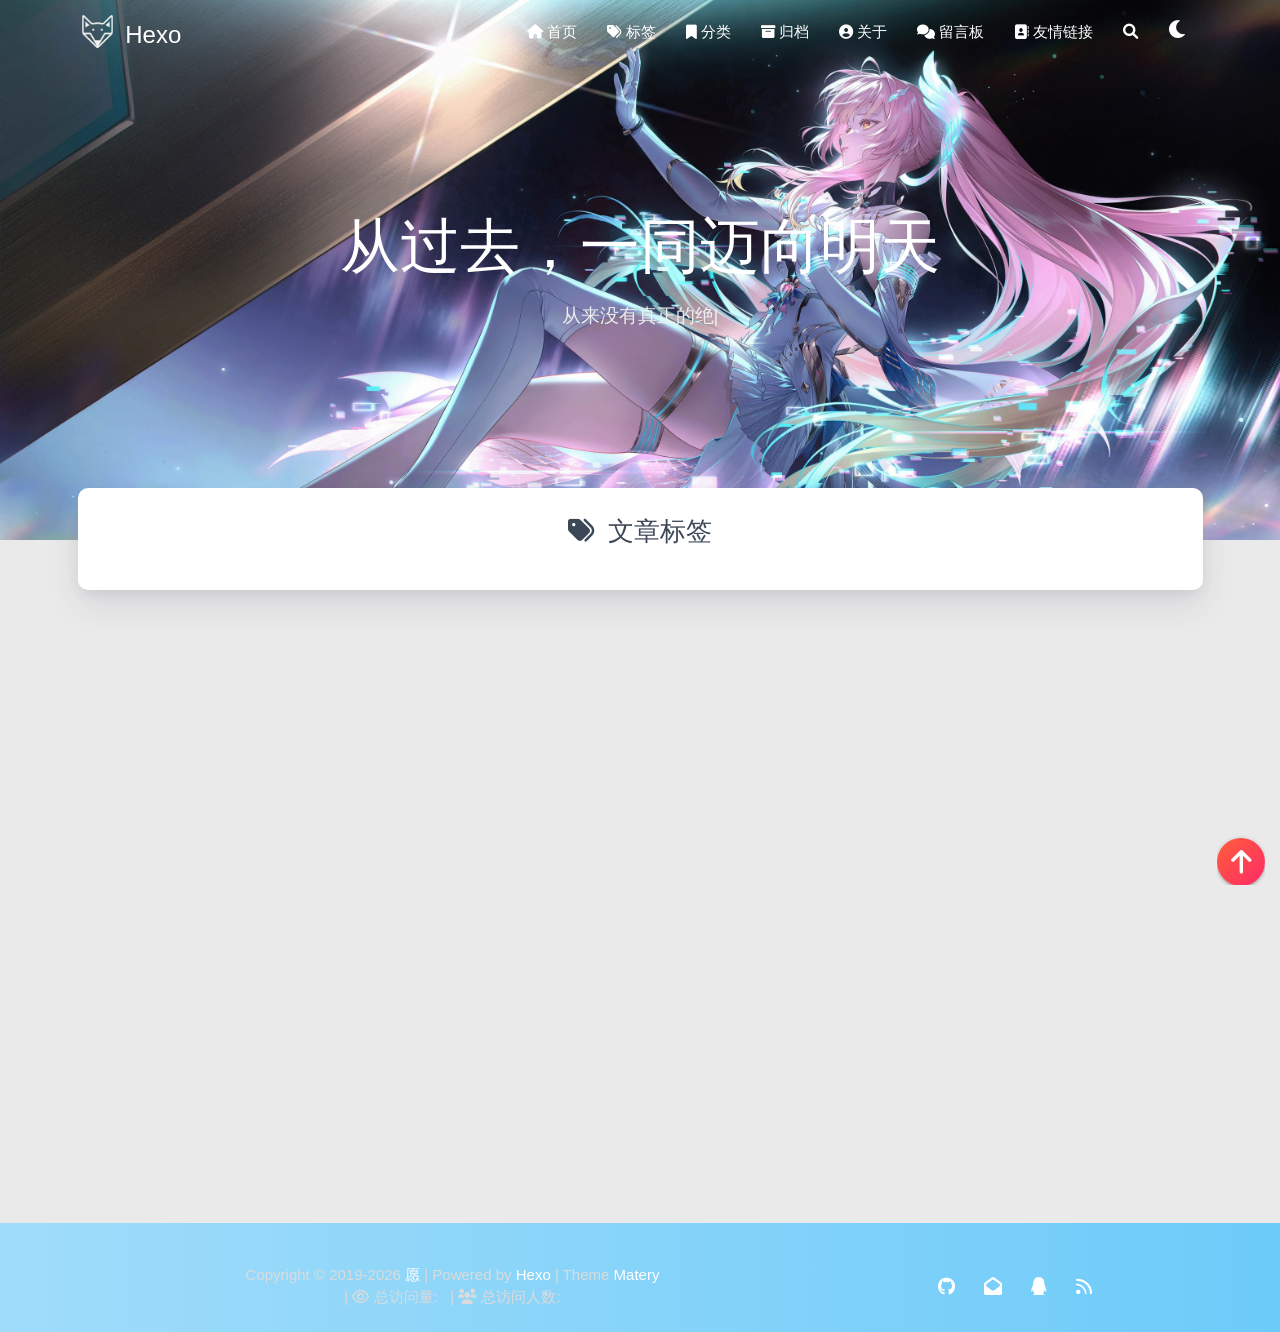
<file: tags/index.html>
<!DOCTYPE HTML>
<html lang="zh-CN">


<head>
    <meta charset="utf-8">
    <meta name="keywords" content="标签, Hexo">
    <meta name="description" content="Hexo">
    <meta http-equiv="X-UA-Compatible" content="IE=edge">
    <meta name="viewport" content="width=device-width, initial-scale=1.0, user-scalable=no">
    <meta name="renderer" content="webkit|ie-stand|ie-comp">
    <meta name="mobile-web-app-capable" content="yes">
    <meta name="format-detection" content="telephone=no">
    <meta name="apple-mobile-web-app-capable" content="yes">
    <meta name="apple-mobile-web-app-status-bar-style" content="black-translucent">
    <meta name="referrer" content="no-referrer-when-downgrade">
    <!-- Global site tag (gtag.js) - Google Analytics -->


    <title>标签 | Hexo</title>
    <link rel="icon" type="image/png" href="/favicon.png">
    


    <!-- bg-cover style     -->



<link rel="stylesheet" type="text/css" href="/libs/awesome/css/all.min.css">
<link rel="stylesheet" type="text/css" href="/libs/materialize/materialize.min.css">
<link rel="stylesheet" type="text/css" href="/libs/aos/aos.css">
<link rel="stylesheet" type="text/css" href="/libs/animate/animate.min.css">
<link rel="stylesheet" type="text/css" href="/libs/lightGallery/css/lightgallery.min.css">
<link rel="stylesheet" type="text/css" href="/css/matery.css">
<link rel="stylesheet" type="text/css" href="/css/my.css">
<link rel="stylesheet" type="text/css" href="/css/dark.css" media="none" onload="if(media!='all')media='all'">




    <link rel="stylesheet" href="/libs/tocbot/tocbot.css">
    <link rel="stylesheet" href="/css/post.css">




    
        <link rel="stylesheet" type="text/css" href="/css/reward.css">
    



    <script src="/libs/jquery/jquery-3.6.0.min.js"></script>

<meta name="generator" content="Hexo 8.1.1"></head>


<body>
    <header class="navbar-fixed">
    <nav id="headNav" class="bg-color nav-transparent">
        <div id="navContainer" class="nav-wrapper container">
            <div class="brand-logo">
                <a href="/" class="waves-effect waves-light">
                    
                    <img src="/medias/logo.png" class="logo-img" alt="LOGO">
                    
                    <span class="logo-span">Hexo</span>
                </a>
            </div>
            

<a href="#" data-target="mobile-nav" class="sidenav-trigger button-collapse"><i class="fas fa-bars"></i></a>
<ul class="right nav-menu">
  
  <li class="hide-on-med-and-down nav-item">
    
    <a href="/" class="waves-effect waves-light">
      
      <i class="fas fa-home" style="zoom: 0.6;"></i>
      
      <span>首页</span>
    </a>
    
  </li>
  
  <li class="hide-on-med-and-down nav-item">
    
    <a href="/tags" class="waves-effect waves-light">
      
      <i class="fas fa-tags" style="zoom: 0.6;"></i>
      
      <span>标签</span>
    </a>
    
  </li>
  
  <li class="hide-on-med-and-down nav-item">
    
    <a href="/categories" class="waves-effect waves-light">
      
      <i class="fas fa-bookmark" style="zoom: 0.6;"></i>
      
      <span>分类</span>
    </a>
    
  </li>
  
  <li class="hide-on-med-and-down nav-item">
    
    <a href="/archives" class="waves-effect waves-light">
      
      <i class="fas fa-archive" style="zoom: 0.6;"></i>
      
      <span>归档</span>
    </a>
    
  </li>
  
  <li class="hide-on-med-and-down nav-item">
    
    <a href="/about" class="waves-effect waves-light">
      
      <i class="fas fa-user-circle" style="zoom: 0.6;"></i>
      
      <span>关于</span>
    </a>
    
  </li>
  
  <li class="hide-on-med-and-down nav-item">
    
    <a href="/contact" class="waves-effect waves-light">
      
      <i class="fas fa-comments" style="zoom: 0.6;"></i>
      
      <span>留言板</span>
    </a>
    
  </li>
  
  <li class="hide-on-med-and-down nav-item">
    
    <a href="/friends" class="waves-effect waves-light">
      
      <i class="fas fa-address-book" style="zoom: 0.6;"></i>
      
      <span>友情链接</span>
    </a>
    
  </li>
  
  <li>
    <a href="#searchModal" class="modal-trigger waves-effect waves-light">
      <i id="searchIcon" class="fas fa-search" title="搜索" style="zoom: 0.85;"></i>
    </a>
  </li>
  <li>
    <a href="javascript:;" class="waves-effect waves-light" onclick="switchNightMode()" title="深色/浅色模式" >
      <i id="sum-moon-icon" class="fas fa-sun" style="zoom: 0.85;"></i>
    </a>
  </li>
</ul>


<div id="mobile-nav" class="side-nav sidenav">

    <div class="mobile-head bg-color">
        
        <img src="/medias/logo.png" class="logo-img circle responsive-img">
        
        <div class="logo-name">Hexo</div>
        <div class="logo-desc">
            
            Never really desperate, only the lost of the soul.
            
        </div>
    </div>

    <ul class="menu-list mobile-menu-list">
        
        <li class="m-nav-item">
	  
		<a href="/" class="waves-effect waves-light">
			
			    <i class="fa-fw fas fa-home"></i>
			
			首页
		</a>
          
        </li>
        
        <li class="m-nav-item">
	  
		<a href="/tags" class="waves-effect waves-light">
			
			    <i class="fa-fw fas fa-tags"></i>
			
			标签
		</a>
          
        </li>
        
        <li class="m-nav-item">
	  
		<a href="/categories" class="waves-effect waves-light">
			
			    <i class="fa-fw fas fa-bookmark"></i>
			
			分类
		</a>
          
        </li>
        
        <li class="m-nav-item">
	  
		<a href="/archives" class="waves-effect waves-light">
			
			    <i class="fa-fw fas fa-archive"></i>
			
			归档
		</a>
          
        </li>
        
        <li class="m-nav-item">
	  
		<a href="/about" class="waves-effect waves-light">
			
			    <i class="fa-fw fas fa-user-circle"></i>
			
			关于
		</a>
          
        </li>
        
        <li class="m-nav-item">
	  
		<a href="/contact" class="waves-effect waves-light">
			
			    <i class="fa-fw fas fa-comments"></i>
			
			留言板
		</a>
          
        </li>
        
        <li class="m-nav-item">
	  
		<a href="/friends" class="waves-effect waves-light">
			
			    <i class="fa-fw fas fa-address-book"></i>
			
			友情链接
		</a>
          
        </li>
        
        
        <li><div class="divider"></div></li>
        <li>
            <a href="https://github.com/blinkfox/hexo-theme-matery" class="waves-effect waves-light" target="_blank">
                <i class="fab fa-github-square fa-fw"></i>Fork Me
            </a>
        </li>
        
    </ul>
</div>


        </div>

        
            <style>
    .nav-transparent .github-corner {
        display: none !important;
    }

    .github-corner {
        position: absolute;
        z-index: 10;
        top: 0;
        right: 0;
        border: 0;
        transform: scale(1.1);
    }

    .github-corner svg {
        color: #0f9d58;
        fill: #fff;
        height: 64px;
        width: 64px;
    }

    .github-corner:hover .octo-arm {
        animation: a 0.56s ease-in-out;
    }

    .github-corner .octo-arm {
        animation: none;
    }

    @keyframes a {
        0%,
        to {
            transform: rotate(0);
        }
        20%,
        60% {
            transform: rotate(-25deg);
        }
        40%,
        80% {
            transform: rotate(10deg);
        }
    }
</style>

<a href="https://github.com/blinkfox/hexo-theme-matery" class="github-corner tooltipped hide-on-med-and-down" target="_blank"
   data-tooltip="Fork Me" data-position="left" data-delay="50">
    <svg viewBox="0 0 250 250" aria-hidden="true">
        <path d="M0,0 L115,115 L130,115 L142,142 L250,250 L250,0 Z"></path>
        <path d="M128.3,109.0 C113.8,99.7 119.0,89.6 119.0,89.6 C122.0,82.7 120.5,78.6 120.5,78.6 C119.2,72.0 123.4,76.3 123.4,76.3 C127.3,80.9 125.5,87.3 125.5,87.3 C122.9,97.6 130.6,101.9 134.4,103.2"
              fill="currentColor" style="transform-origin: 130px 106px;" class="octo-arm"></path>
        <path d="M115.0,115.0 C114.9,115.1 118.7,116.5 119.8,115.4 L133.7,101.6 C136.9,99.2 139.9,98.4 142.2,98.6 C133.8,88.0 127.5,74.4 143.8,58.0 C148.5,53.4 154.0,51.2 159.7,51.0 C160.3,49.4 163.2,43.6 171.4,40.1 C171.4,40.1 176.1,42.5 178.8,56.2 C183.1,58.6 187.2,61.8 190.9,65.4 C194.5,69.0 197.7,73.2 200.1,77.6 C213.8,80.2 216.3,84.9 216.3,84.9 C212.7,93.1 206.9,96.0 205.4,96.6 C205.1,102.4 203.0,107.8 198.3,112.5 C181.9,128.9 168.3,122.5 157.7,114.1 C157.9,116.9 156.7,120.9 152.7,124.9 L141.0,136.5 C139.8,137.7 141.6,141.9 141.8,141.8 Z"
              fill="currentColor" class="octo-body"></path>
    </svg>
</a>
        
    </nav>

</header>

    <div class="bg-cover pd-header about-cover">
    <div class="container">
    <div class="row">
    <div class="col s10 offset-s1 m8 offset-m2 l8 offset-l2">
        <div class="brand">
            <div class="title center-align">
                
                从过去，一同迈向明天
                
            </div>

            <div class="description center-align">
                
                <span id="subtitle"></span>
                <script src="/libs/typed/typed.js"></script>
                <script>
                    var typed = new Typed("#subtitle", {
                        strings: [ 
                            
                                "从来没有真正的绝境, 只有心灵的迷途",
                            
                                "Never really desperate, only the lost of the soul",
                            
                        ],
                        startDelay: 300,
                        typeSpeed: 100,
                        loop: true,
                        backSpeed: 50,
                        showCursor: true
                    });
                </script>
                
            </div>
        </div>
    </div>
</div>


<script>
    // 每天切换 banner 图.  Switch banner image every day.
    // var bannerUrl = "/medias/banner/" + new Date().getDay() + '.jpg';
    var bannerUrl = "/medias/banner/" + '0.jpg';
    $('.bg-cover').css('background-image', 'url(' + bannerUrl + ')');
</script>


    </div>
</div>

<main class="content">

    

<div id="tags" class="container chip-container">
    <div class="card">
        <div class="card-content">
            <div class="tag-title center-align">
                <i class="fas fa-tags"></i>&nbsp;&nbsp;文章标签
            </div>
            <div class="tag-chips">
                
            </div>
        </div>
    </div>
</div>

    

</main>


    <footer class="page-footer bg-color">
    
        <link rel="stylesheet" href="/libs/aplayer/APlayer.min.css">
<style>
    .aplayer .aplayer-lrc p {
        
        display: none;
        
        font-size: 12px;
        font-weight: 700;
        line-height: 16px !important;
    }

    .aplayer .aplayer-lrc p.aplayer-lrc-current {
        
        display: none;
        
        font-size: 15px;
        color: #42b983;
    }

    
    .aplayer.aplayer-fixed.aplayer-narrow .aplayer-body {
        left: -66px !important;
    }

    .aplayer.aplayer-fixed.aplayer-narrow .aplayer-body:hover {
        left: 0px !important;
    }

    
</style>
<div class="">
    
    <div class="row">
        <meting-js class="col l8 offset-l2 m10 offset-m1 s12"
                   server="netease"
                   type="playlist"
                   id="503838841"
                   fixed='true'
                   autoplay='false'
                   theme='#42b983'
                   loop='all'
                   order='random'
                   preload='auto'
                   volume='0.7'
                   list-folded='true'
        >
        </meting-js>
    </div>
</div>

<script src="/libs/aplayer/APlayer.min.js"></script>
<script src="/libs/aplayer/Meting.min.js"></script>

    

    <div class="container row center-align"
         style="margin-bottom: 0px !important;">
        <div class="col s12 m8 l8 copy-right">
            Copyright&nbsp;&copy;
            
                <span id="year">2019-2026</span>
            
            <a href="/about" target="_blank">愿</a>
            |&nbsp;Powered by&nbsp;<a href="https://hexo.io/" target="_blank">Hexo</a>
            |&nbsp;Theme&nbsp;<a href="https://github.com/blinkfox/hexo-theme-matery" target="_blank">Matery</a>
            
            <br>
            
            
            
                
            
            
                <span id="busuanzi_container_site_pv">
                &nbsp;|&nbsp;<i class="far fa-eye"></i>&nbsp;总访问量:&nbsp;
                    <span id="busuanzi_value_site_pv" class="white-color"></span>
            </span>
            
            
                <span id="busuanzi_container_site_uv">
                &nbsp;|&nbsp;<i class="fas fa-users"></i>&nbsp;总访问人数:&nbsp;
                    <span id="busuanzi_value_site_uv" class="white-color"></span>
            </span>
            
            <br>

            <!-- 运行天数提醒. -->
            
            <br>
            
        </div>
        <div class="col s12 m4 l4 social-link social-statis">
    <a href="https://github.com/blinkfox" class="tooltipped" target="_blank" data-tooltip="访问我的GitHub" data-position="top" data-delay="50">
        <i class="fab fa-github"></i>
    </a>



    <a href="mailto:1181062873@qq.com" class="tooltipped" target="_blank" data-tooltip="邮件联系我" data-position="top" data-delay="50">
        <i class="fas fa-envelope-open"></i>
    </a>







    <a href="tencent://AddContact/?fromId=50&fromSubId=1&subcmd=all&uin=1181062873" class="tooltipped" target="_blank" data-tooltip="QQ联系我: 1181062873" data-position="top" data-delay="50">
        <i class="fab fa-qq"></i>
    </a>







    <a href="/atom.xml" class="tooltipped" target="_blank" data-tooltip="RSS 订阅" data-position="top" data-delay="50">
        <i class="fas fa-rss"></i>
    </a>

</div>
    </div>
</footer>

<div class="progress-bar"></div>


    <!-- 搜索遮罩框 -->
<div id="searchModal" class="modal">
    <div class="modal-content">
        <div class="search-header">
            <span class="title"><i class="fas fa-search"></i>&nbsp;&nbsp;搜索</span>
            <input type="search" id="searchInput" name="s" placeholder="请输入搜索的关键字"
                   class="search-input">
        </div>
        <div id="searchResult"></div>
    </div>
</div>

<script type="text/javascript">
$(function () {
    var searchFunc = function (path, search_id, content_id) {
        'use strict';
        $.ajax({
            url: path,
            dataType: "xml",
            success: function (xmlResponse) {
                // get the contents from search data
                var datas = $("entry", xmlResponse).map(function () {
                    return {
                        title: $("title", this).text(),
                        content: $("content", this).text(),
                        url: $("url", this).text()
                    };
                }).get();
                var $input = document.getElementById(search_id);
                var $resultContent = document.getElementById(content_id);
                $input.addEventListener('input', function () {
                    var str = '<ul class=\"search-result-list\">';
                    var keywords = this.value.trim().toLowerCase().split(/[\s\-]+/);
                    $resultContent.innerHTML = "";
                    if (this.value.trim().length <= 0) {
                        return;
                    }
                    // perform local searching
                    datas.forEach(function (data) {
                        var isMatch = true;
                        var data_title = data.title.trim().toLowerCase();
                        var data_content = data.content.trim().replace(/<[^>]+>/g, "").toLowerCase();
                        var data_url = data.url;
                        data_url = data_url.indexOf('/') === 0 ? data.url : '/' + data_url;
                        var index_title = -1;
                        var index_content = -1;
                        var first_occur = -1;
                        // only match artiles with not empty titles and contents
                        if (data_title !== '' && data_content !== '') {
                            keywords.forEach(function (keyword, i) {
                                index_title = data_title.indexOf(keyword);
                                index_content = data_content.indexOf(keyword);
                                if (index_title < 0 && index_content < 0) {
                                    isMatch = false;
                                } else {
                                    if (index_content < 0) {
                                        index_content = 0;
                                    }
                                    if (i === 0) {
                                        first_occur = index_content;
                                    }
                                }
                            });
                        }
                        // show search results
                        if (isMatch) {
                            str += "<li><a href='" + data_url + "' class='search-result-title'>" + data_title + "</a>";
                            var content = data.content.trim().replace(/<[^>]+>/g, "");
                            if (first_occur >= 0) {
                                // cut out 100 characters
                                var start = first_occur - 20;
                                var end = first_occur + 80;
                                if (start < 0) {
                                    start = 0;
                                }
                                if (start === 0) {
                                    end = 100;
                                }
                                if (end > content.length) {
                                    end = content.length;
                                }
                                var match_content = content.substr(start, end);
                                // highlight all keywords
                                keywords.forEach(function (keyword) {
                                    var regS = new RegExp(keyword, "gi");
                                    match_content = match_content.replace(regS, "<em class=\"search-keyword\">" + keyword + "</em>");
                                });

                                str += "<p class=\"search-result\">" + match_content + "...</p>"
                            }
                            str += "</li>";
                        }
                    });
                    str += "</ul>";
                    $resultContent.innerHTML = str;
                });
            }
        });
    };

    searchFunc('/search.xml', 'searchInput', 'searchResult');
});
</script>

    <!-- 白天和黑夜主题 -->
<div class="stars-con">
    <div id="stars"></div>
    <div id="stars2"></div>
    <div id="stars3"></div>  
</div>

<script>
    function switchNightMode() {
        $('<div class="Cuteen_DarkSky"><div class="Cuteen_DarkPlanet"></div></div>').appendTo($('body')),
        setTimeout(function () {
            $('body').hasClass('DarkMode') 
            ? ($('body').removeClass('DarkMode'), localStorage.setItem('isDark', '0'), $('#sum-moon-icon').removeClass("fa-sun").addClass('fa-moon')) 
            : ($('body').addClass('DarkMode'), localStorage.setItem('isDark', '1'), $('#sum-moon-icon').addClass("fa-sun").removeClass('fa-moon')),
            
            setTimeout(function () {
            $('.Cuteen_DarkSky').fadeOut(1e3, function () {
                $(this).remove()
            })
            }, 2e3)
        })
    }
</script>

    <!-- 回到顶部按钮 -->
<div id="backTop" class="top-scroll">
    <a class="btn-floating btn-large waves-effect waves-light" href="#!">
        <i class="fas fa-arrow-up"></i>
    </a>
</div>


    <script src="/libs/materialize/materialize.min.js"></script>
    <script src="/libs/masonry/masonry.pkgd.min.js"></script>
    <script src="/libs/aos/aos.js"></script>
    <script src="/libs/scrollprogress/scrollProgress.min.js"></script>
    <script src="/libs/lightGallery/js/lightgallery-all.min.js"></script>
    <script src="/js/matery.js"></script>

    

    
    
    

    <!-- 雪花特效 -->
    

    <!-- 鼠标星星特效 -->
    

     
        <script src="https://ssl.captcha.qq.com/TCaptcha.js"></script>
        <script src="/libs/others/TencentCaptcha.js"></script>
        <button id="TencentCaptcha" data-appid="xxxxxxxxxx" data-cbfn="callback" type="button" hidden></button>
    

    <!-- Baidu Analytics -->

    <!-- Baidu Push -->

<script>
    (function () {
        var bp = document.createElement('script');
        var curProtocol = window.location.protocol.split(':')[0];
        if (curProtocol === 'https') {
            bp.src = 'https://zz.bdstatic.com/linksubmit/push.js';
        } else {
            bp.src = 'http://push.zhanzhang.baidu.com/push.js';
        }
        var s = document.getElementsByTagName("script")[0];
        s.parentNode.insertBefore(bp, s);
    })();
</script>

    
    <script src="/libs/others/clicklove.js" async="async"></script>
    
    
    <script async src="/libs/others/busuanzi.pure.mini.js"></script>
    

    

    

    <!--腾讯兔小巢-->
    
    

    

    

    
    <script src="/libs/instantpage/instantpage.js" type="module"></script>
    

</body>

</html>
</file>
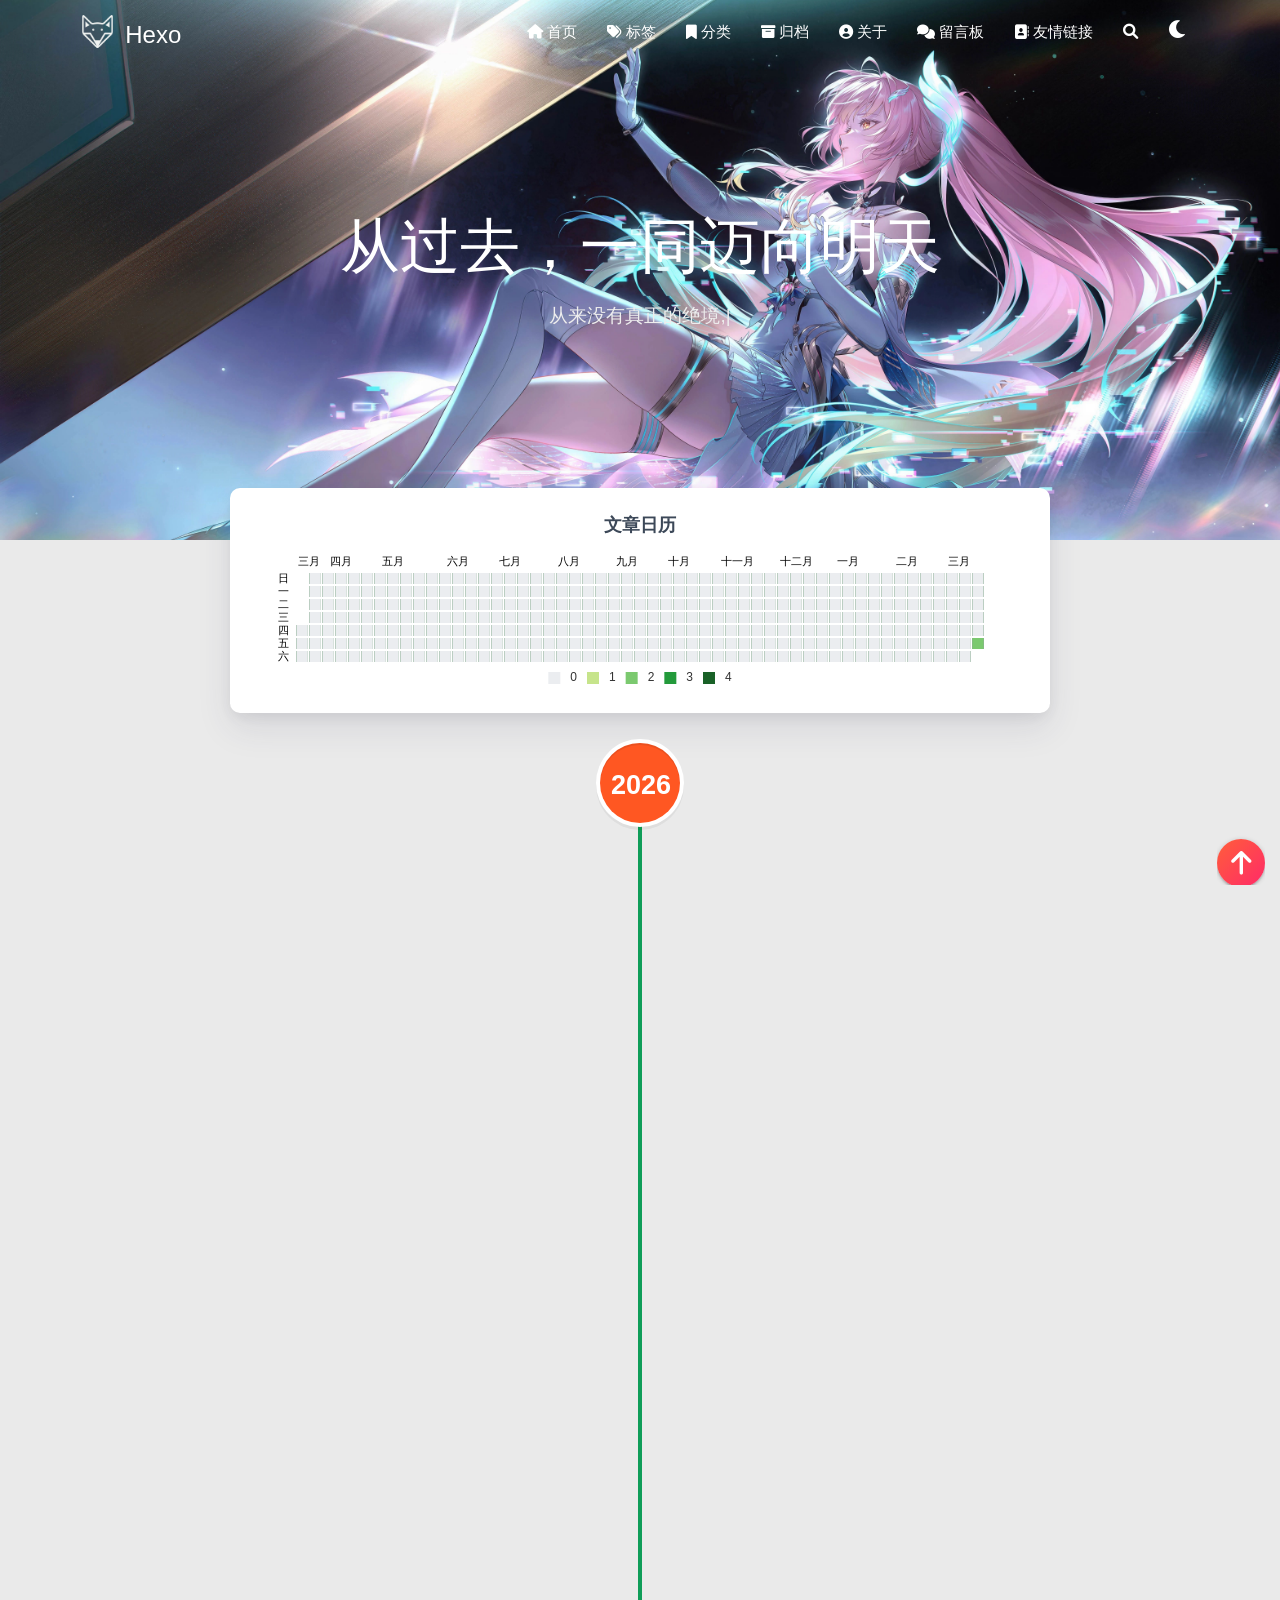
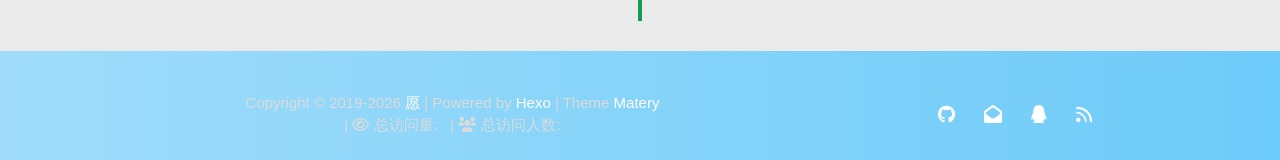
<file: archives/2026/index.html>
<!DOCTYPE HTML>
<html lang="zh-CN">


<head>
    <meta charset="utf-8">
    <meta name="keywords" content="归档: 2026, Hexo">
    <meta name="description" content="Hexo">
    <meta http-equiv="X-UA-Compatible" content="IE=edge">
    <meta name="viewport" content="width=device-width, initial-scale=1.0, user-scalable=no">
    <meta name="renderer" content="webkit|ie-stand|ie-comp">
    <meta name="mobile-web-app-capable" content="yes">
    <meta name="format-detection" content="telephone=no">
    <meta name="apple-mobile-web-app-capable" content="yes">
    <meta name="apple-mobile-web-app-status-bar-style" content="black-translucent">
    <meta name="referrer" content="no-referrer-when-downgrade">
    <!-- Global site tag (gtag.js) - Google Analytics -->


    <title>归档: 2026 | Hexo</title>
    <link rel="icon" type="image/png" href="/favicon.png">
    


    <!-- bg-cover style     -->



<link rel="stylesheet" type="text/css" href="/libs/awesome/css/all.min.css">
<link rel="stylesheet" type="text/css" href="/libs/materialize/materialize.min.css">
<link rel="stylesheet" type="text/css" href="/libs/aos/aos.css">
<link rel="stylesheet" type="text/css" href="/libs/animate/animate.min.css">
<link rel="stylesheet" type="text/css" href="/libs/lightGallery/css/lightgallery.min.css">
<link rel="stylesheet" type="text/css" href="/css/matery.css">
<link rel="stylesheet" type="text/css" href="/css/my.css">
<link rel="stylesheet" type="text/css" href="/css/dark.css" media="none" onload="if(media!='all')media='all'">




    <link rel="stylesheet" href="/libs/tocbot/tocbot.css">
    <link rel="stylesheet" href="/css/post.css">




    
        <link rel="stylesheet" type="text/css" href="/css/reward.css">
    



    <script src="/libs/jquery/jquery-3.6.0.min.js"></script>

<meta name="generator" content="Hexo 8.1.1"></head>


<body>
    <header class="navbar-fixed">
    <nav id="headNav" class="bg-color nav-transparent">
        <div id="navContainer" class="nav-wrapper container">
            <div class="brand-logo">
                <a href="/" class="waves-effect waves-light">
                    
                    <img src="/medias/logo.png" class="logo-img" alt="LOGO">
                    
                    <span class="logo-span">Hexo</span>
                </a>
            </div>
            

<a href="#" data-target="mobile-nav" class="sidenav-trigger button-collapse"><i class="fas fa-bars"></i></a>
<ul class="right nav-menu">
  
  <li class="hide-on-med-and-down nav-item">
    
    <a href="/" class="waves-effect waves-light">
      
      <i class="fas fa-home" style="zoom: 0.6;"></i>
      
      <span>首页</span>
    </a>
    
  </li>
  
  <li class="hide-on-med-and-down nav-item">
    
    <a href="/tags" class="waves-effect waves-light">
      
      <i class="fas fa-tags" style="zoom: 0.6;"></i>
      
      <span>标签</span>
    </a>
    
  </li>
  
  <li class="hide-on-med-and-down nav-item">
    
    <a href="/categories" class="waves-effect waves-light">
      
      <i class="fas fa-bookmark" style="zoom: 0.6;"></i>
      
      <span>分类</span>
    </a>
    
  </li>
  
  <li class="hide-on-med-and-down nav-item">
    
    <a href="/archives" class="waves-effect waves-light">
      
      <i class="fas fa-archive" style="zoom: 0.6;"></i>
      
      <span>归档</span>
    </a>
    
  </li>
  
  <li class="hide-on-med-and-down nav-item">
    
    <a href="/about" class="waves-effect waves-light">
      
      <i class="fas fa-user-circle" style="zoom: 0.6;"></i>
      
      <span>关于</span>
    </a>
    
  </li>
  
  <li class="hide-on-med-and-down nav-item">
    
    <a href="/contact" class="waves-effect waves-light">
      
      <i class="fas fa-comments" style="zoom: 0.6;"></i>
      
      <span>留言板</span>
    </a>
    
  </li>
  
  <li class="hide-on-med-and-down nav-item">
    
    <a href="/friends" class="waves-effect waves-light">
      
      <i class="fas fa-address-book" style="zoom: 0.6;"></i>
      
      <span>友情链接</span>
    </a>
    
  </li>
  
  <li>
    <a href="#searchModal" class="modal-trigger waves-effect waves-light">
      <i id="searchIcon" class="fas fa-search" title="搜索" style="zoom: 0.85;"></i>
    </a>
  </li>
  <li>
    <a href="javascript:;" class="waves-effect waves-light" onclick="switchNightMode()" title="深色/浅色模式" >
      <i id="sum-moon-icon" class="fas fa-sun" style="zoom: 0.85;"></i>
    </a>
  </li>
</ul>


<div id="mobile-nav" class="side-nav sidenav">

    <div class="mobile-head bg-color">
        
        <img src="/medias/logo.png" class="logo-img circle responsive-img">
        
        <div class="logo-name">Hexo</div>
        <div class="logo-desc">
            
            Never really desperate, only the lost of the soul.
            
        </div>
    </div>

    <ul class="menu-list mobile-menu-list">
        
        <li class="m-nav-item">
	  
		<a href="/" class="waves-effect waves-light">
			
			    <i class="fa-fw fas fa-home"></i>
			
			首页
		</a>
          
        </li>
        
        <li class="m-nav-item">
	  
		<a href="/tags" class="waves-effect waves-light">
			
			    <i class="fa-fw fas fa-tags"></i>
			
			标签
		</a>
          
        </li>
        
        <li class="m-nav-item">
	  
		<a href="/categories" class="waves-effect waves-light">
			
			    <i class="fa-fw fas fa-bookmark"></i>
			
			分类
		</a>
          
        </li>
        
        <li class="m-nav-item">
	  
		<a href="/archives" class="waves-effect waves-light">
			
			    <i class="fa-fw fas fa-archive"></i>
			
			归档
		</a>
          
        </li>
        
        <li class="m-nav-item">
	  
		<a href="/about" class="waves-effect waves-light">
			
			    <i class="fa-fw fas fa-user-circle"></i>
			
			关于
		</a>
          
        </li>
        
        <li class="m-nav-item">
	  
		<a href="/contact" class="waves-effect waves-light">
			
			    <i class="fa-fw fas fa-comments"></i>
			
			留言板
		</a>
          
        </li>
        
        <li class="m-nav-item">
	  
		<a href="/friends" class="waves-effect waves-light">
			
			    <i class="fa-fw fas fa-address-book"></i>
			
			友情链接
		</a>
          
        </li>
        
        
        <li><div class="divider"></div></li>
        <li>
            <a href="https://github.com/blinkfox/hexo-theme-matery" class="waves-effect waves-light" target="_blank">
                <i class="fab fa-github-square fa-fw"></i>Fork Me
            </a>
        </li>
        
    </ul>
</div>


        </div>

        
            <style>
    .nav-transparent .github-corner {
        display: none !important;
    }

    .github-corner {
        position: absolute;
        z-index: 10;
        top: 0;
        right: 0;
        border: 0;
        transform: scale(1.1);
    }

    .github-corner svg {
        color: #0f9d58;
        fill: #fff;
        height: 64px;
        width: 64px;
    }

    .github-corner:hover .octo-arm {
        animation: a 0.56s ease-in-out;
    }

    .github-corner .octo-arm {
        animation: none;
    }

    @keyframes a {
        0%,
        to {
            transform: rotate(0);
        }
        20%,
        60% {
            transform: rotate(-25deg);
        }
        40%,
        80% {
            transform: rotate(10deg);
        }
    }
</style>

<a href="https://github.com/blinkfox/hexo-theme-matery" class="github-corner tooltipped hide-on-med-and-down" target="_blank"
   data-tooltip="Fork Me" data-position="left" data-delay="50">
    <svg viewBox="0 0 250 250" aria-hidden="true">
        <path d="M0,0 L115,115 L130,115 L142,142 L250,250 L250,0 Z"></path>
        <path d="M128.3,109.0 C113.8,99.7 119.0,89.6 119.0,89.6 C122.0,82.7 120.5,78.6 120.5,78.6 C119.2,72.0 123.4,76.3 123.4,76.3 C127.3,80.9 125.5,87.3 125.5,87.3 C122.9,97.6 130.6,101.9 134.4,103.2"
              fill="currentColor" style="transform-origin: 130px 106px;" class="octo-arm"></path>
        <path d="M115.0,115.0 C114.9,115.1 118.7,116.5 119.8,115.4 L133.7,101.6 C136.9,99.2 139.9,98.4 142.2,98.6 C133.8,88.0 127.5,74.4 143.8,58.0 C148.5,53.4 154.0,51.2 159.7,51.0 C160.3,49.4 163.2,43.6 171.4,40.1 C171.4,40.1 176.1,42.5 178.8,56.2 C183.1,58.6 187.2,61.8 190.9,65.4 C194.5,69.0 197.7,73.2 200.1,77.6 C213.8,80.2 216.3,84.9 216.3,84.9 C212.7,93.1 206.9,96.0 205.4,96.6 C205.1,102.4 203.0,107.8 198.3,112.5 C181.9,128.9 168.3,122.5 157.7,114.1 C157.9,116.9 156.7,120.9 152.7,124.9 L141.0,136.5 C139.8,137.7 141.6,141.9 141.8,141.8 Z"
              fill="currentColor" class="octo-body"></path>
    </svg>
</a>
        
    </nav>

</header>

    <div class="bg-cover pd-header about-cover">
    <div class="container">
    <div class="row">
    <div class="col s10 offset-s1 m8 offset-m2 l8 offset-l2">
        <div class="brand">
            <div class="title center-align">
                
                从过去，一同迈向明天
                
            </div>

            <div class="description center-align">
                
                <span id="subtitle"></span>
                <script src="/libs/typed/typed.js"></script>
                <script>
                    var typed = new Typed("#subtitle", {
                        strings: [ 
                            
                                "从来没有真正的绝境, 只有心灵的迷途",
                            
                                "Never really desperate, only the lost of the soul",
                            
                        ],
                        startDelay: 300,
                        typeSpeed: 100,
                        loop: true,
                        backSpeed: 50,
                        showCursor: true
                    });
                </script>
                
            </div>
        </div>
    </div>
</div>


<script>
    // 每天切换 banner 图.  Switch banner image every day.
    // var bannerUrl = "/medias/banner/" + new Date().getDay() + '.jpg';
    var bannerUrl = "/medias/banner/" + '0.jpg';
    $('.bg-cover').css('background-image', 'url(' + bannerUrl + ')');
</script>


    </div>
</div>

<main class="content">

    
    <div class="container archive-calendar">
    <div class="card">
        <div id="post-calendar" class="card-content"></div>
    </div>
</div>

<script type="text/javascript" src="/libs/echarts/echarts.min.js"></script>
<script type="text/javascript">
    let myChart = echarts.init(document.getElementById('post-calendar'));

    

    let option = {
        title: {
            top: 0,
            text: '文章日历',
            left: 'center',
            textStyle: {
                color: '#3C4858'
            }
        },
        tooltip: {
            padding: 10,
            backgroundColor: '#555',
            borderColor: '#777',
            borderWidth: 1,
            formatter: function (obj) {
                var value = obj.value;
                return '<div style="font-size: 14px;">' + value[0] + '：' + value[1] + '</div>';
            }
        },
        visualMap: {
            show: true,
            showLabel: true,
            categories: [0, 1, 2, 3, 4],
            calculable: true,
            inRange: {
                symbol: 'rect',
                color: ['#ebedf0', '#c6e48b', '#7bc96f', '#239a3b', '#196127']
            },
            itemWidth: 12,
            itemHeight: 12,
            orient: 'horizontal',
            left: 'center',
            bottom: 0
        },
        calendar: [{
            left: 'center',
            range: ["2025-03-27", "2026-03-27"],
            cellSize: [13, 13],
            splitLine: {
                show: false
            },
            itemStyle: {
                color: '#196127',
                borderColor: '#fff',
                borderWidth: 2
            },
            yearLabel: {
                show: false
            },
            monthLabel: {
                nameMap: 'cn',
                fontSize: 11
            },
            dayLabel: {
                formatter: '{start}  1st',
                nameMap: 'cn',
                fontSize: 11
            }
        }],
        series: [{
            type: 'heatmap',
            coordinateSystem: 'calendar',
            calendarIndex: 0,
            data: [["2025-03-27", 0], ["2025-03-28", 0], ["2025-03-29", 0], ["2025-03-30", 0], ["2025-03-31", 0], ["2025-04-01", 0], ["2025-04-02", 0], ["2025-04-03", 0], ["2025-04-04", 0], ["2025-04-05", 0], ["2025-04-06", 0], ["2025-04-07", 0], ["2025-04-08", 0], ["2025-04-09", 0], ["2025-04-10", 0], ["2025-04-11", 0], ["2025-04-12", 0], ["2025-04-13", 0], ["2025-04-14", 0], ["2025-04-15", 0], ["2025-04-16", 0], ["2025-04-17", 0], ["2025-04-18", 0], ["2025-04-19", 0], ["2025-04-20", 0], ["2025-04-21", 0], ["2025-04-22", 0], ["2025-04-23", 0], ["2025-04-24", 0], ["2025-04-25", 0], ["2025-04-26", 0], ["2025-04-27", 0], ["2025-04-28", 0], ["2025-04-29", 0], ["2025-04-30", 0], ["2025-05-01", 0], ["2025-05-02", 0], ["2025-05-03", 0], ["2025-05-04", 0], ["2025-05-05", 0], ["2025-05-06", 0], ["2025-05-07", 0], ["2025-05-08", 0], ["2025-05-09", 0], ["2025-05-10", 0], ["2025-05-11", 0], ["2025-05-12", 0], ["2025-05-13", 0], ["2025-05-14", 0], ["2025-05-15", 0], ["2025-05-16", 0], ["2025-05-17", 0], ["2025-05-18", 0], ["2025-05-19", 0], ["2025-05-20", 0], ["2025-05-21", 0], ["2025-05-22", 0], ["2025-05-23", 0], ["2025-05-24", 0], ["2025-05-25", 0], ["2025-05-26", 0], ["2025-05-27", 0], ["2025-05-28", 0], ["2025-05-29", 0], ["2025-05-30", 0], ["2025-05-31", 0], ["2025-06-01", 0], ["2025-06-02", 0], ["2025-06-03", 0], ["2025-06-04", 0], ["2025-06-05", 0], ["2025-06-06", 0], ["2025-06-07", 0], ["2025-06-08", 0], ["2025-06-09", 0], ["2025-06-10", 0], ["2025-06-11", 0], ["2025-06-12", 0], ["2025-06-13", 0], ["2025-06-14", 0], ["2025-06-15", 0], ["2025-06-16", 0], ["2025-06-17", 0], ["2025-06-18", 0], ["2025-06-19", 0], ["2025-06-20", 0], ["2025-06-21", 0], ["2025-06-22", 0], ["2025-06-23", 0], ["2025-06-24", 0], ["2025-06-25", 0], ["2025-06-26", 0], ["2025-06-27", 0], ["2025-06-28", 0], ["2025-06-29", 0], ["2025-06-30", 0], ["2025-07-01", 0], ["2025-07-02", 0], ["2025-07-03", 0], ["2025-07-04", 0], ["2025-07-05", 0], ["2025-07-06", 0], ["2025-07-07", 0], ["2025-07-08", 0], ["2025-07-09", 0], ["2025-07-10", 0], ["2025-07-11", 0], ["2025-07-12", 0], ["2025-07-13", 0], ["2025-07-14", 0], ["2025-07-15", 0], ["2025-07-16", 0], ["2025-07-17", 0], ["2025-07-18", 0], ["2025-07-19", 0], ["2025-07-20", 0], ["2025-07-21", 0], ["2025-07-22", 0], ["2025-07-23", 0], ["2025-07-24", 0], ["2025-07-25", 0], ["2025-07-26", 0], ["2025-07-27", 0], ["2025-07-28", 0], ["2025-07-29", 0], ["2025-07-30", 0], ["2025-07-31", 0], ["2025-08-01", 0], ["2025-08-02", 0], ["2025-08-03", 0], ["2025-08-04", 0], ["2025-08-05", 0], ["2025-08-06", 0], ["2025-08-07", 0], ["2025-08-08", 0], ["2025-08-09", 0], ["2025-08-10", 0], ["2025-08-11", 0], ["2025-08-12", 0], ["2025-08-13", 0], ["2025-08-14", 0], ["2025-08-15", 0], ["2025-08-16", 0], ["2025-08-17", 0], ["2025-08-18", 0], ["2025-08-19", 0], ["2025-08-20", 0], ["2025-08-21", 0], ["2025-08-22", 0], ["2025-08-23", 0], ["2025-08-24", 0], ["2025-08-25", 0], ["2025-08-26", 0], ["2025-08-27", 0], ["2025-08-28", 0], ["2025-08-29", 0], ["2025-08-30", 0], ["2025-08-31", 0], ["2025-09-01", 0], ["2025-09-02", 0], ["2025-09-03", 0], ["2025-09-04", 0], ["2025-09-05", 0], ["2025-09-06", 0], ["2025-09-07", 0], ["2025-09-08", 0], ["2025-09-09", 0], ["2025-09-10", 0], ["2025-09-11", 0], ["2025-09-12", 0], ["2025-09-13", 0], ["2025-09-14", 0], ["2025-09-15", 0], ["2025-09-16", 0], ["2025-09-17", 0], ["2025-09-18", 0], ["2025-09-19", 0], ["2025-09-20", 0], ["2025-09-21", 0], ["2025-09-22", 0], ["2025-09-23", 0], ["2025-09-24", 0], ["2025-09-25", 0], ["2025-09-26", 0], ["2025-09-27", 0], ["2025-09-28", 0], ["2025-09-29", 0], ["2025-09-30", 0], ["2025-10-01", 0], ["2025-10-02", 0], ["2025-10-03", 0], ["2025-10-04", 0], ["2025-10-05", 0], ["2025-10-06", 0], ["2025-10-07", 0], ["2025-10-08", 0], ["2025-10-09", 0], ["2025-10-10", 0], ["2025-10-11", 0], ["2025-10-12", 0], ["2025-10-13", 0], ["2025-10-14", 0], ["2025-10-15", 0], ["2025-10-16", 0], ["2025-10-17", 0], ["2025-10-18", 0], ["2025-10-19", 0], ["2025-10-20", 0], ["2025-10-21", 0], ["2025-10-22", 0], ["2025-10-23", 0], ["2025-10-24", 0], ["2025-10-25", 0], ["2025-10-26", 0], ["2025-10-27", 0], ["2025-10-28", 0], ["2025-10-29", 0], ["2025-10-30", 0], ["2025-10-31", 0], ["2025-11-01", 0], ["2025-11-02", 0], ["2025-11-03", 0], ["2025-11-04", 0], ["2025-11-05", 0], ["2025-11-06", 0], ["2025-11-07", 0], ["2025-11-08", 0], ["2025-11-09", 0], ["2025-11-10", 0], ["2025-11-11", 0], ["2025-11-12", 0], ["2025-11-13", 0], ["2025-11-14", 0], ["2025-11-15", 0], ["2025-11-16", 0], ["2025-11-17", 0], ["2025-11-18", 0], ["2025-11-19", 0], ["2025-11-20", 0], ["2025-11-21", 0], ["2025-11-22", 0], ["2025-11-23", 0], ["2025-11-24", 0], ["2025-11-25", 0], ["2025-11-26", 0], ["2025-11-27", 0], ["2025-11-28", 0], ["2025-11-29", 0], ["2025-11-30", 0], ["2025-12-01", 0], ["2025-12-02", 0], ["2025-12-03", 0], ["2025-12-04", 0], ["2025-12-05", 0], ["2025-12-06", 0], ["2025-12-07", 0], ["2025-12-08", 0], ["2025-12-09", 0], ["2025-12-10", 0], ["2025-12-11", 0], ["2025-12-12", 0], ["2025-12-13", 0], ["2025-12-14", 0], ["2025-12-15", 0], ["2025-12-16", 0], ["2025-12-17", 0], ["2025-12-18", 0], ["2025-12-19", 0], ["2025-12-20", 0], ["2025-12-21", 0], ["2025-12-22", 0], ["2025-12-23", 0], ["2025-12-24", 0], ["2025-12-25", 0], ["2025-12-26", 0], ["2025-12-27", 0], ["2025-12-28", 0], ["2025-12-29", 0], ["2025-12-30", 0], ["2025-12-31", 0], ["2026-01-01", 0], ["2026-01-02", 0], ["2026-01-03", 0], ["2026-01-04", 0], ["2026-01-05", 0], ["2026-01-06", 0], ["2026-01-07", 0], ["2026-01-08", 0], ["2026-01-09", 0], ["2026-01-10", 0], ["2026-01-11", 0], ["2026-01-12", 0], ["2026-01-13", 0], ["2026-01-14", 0], ["2026-01-15", 0], ["2026-01-16", 0], ["2026-01-17", 0], ["2026-01-18", 0], ["2026-01-19", 0], ["2026-01-20", 0], ["2026-01-21", 0], ["2026-01-22", 0], ["2026-01-23", 0], ["2026-01-24", 0], ["2026-01-25", 0], ["2026-01-26", 0], ["2026-01-27", 0], ["2026-01-28", 0], ["2026-01-29", 0], ["2026-01-30", 0], ["2026-01-31", 0], ["2026-02-01", 0], ["2026-02-02", 0], ["2026-02-03", 0], ["2026-02-04", 0], ["2026-02-05", 0], ["2026-02-06", 0], ["2026-02-07", 0], ["2026-02-08", 0], ["2026-02-09", 0], ["2026-02-10", 0], ["2026-02-11", 0], ["2026-02-12", 0], ["2026-02-13", 0], ["2026-02-14", 0], ["2026-02-15", 0], ["2026-02-16", 0], ["2026-02-17", 0], ["2026-02-18", 0], ["2026-02-19", 0], ["2026-02-20", 0], ["2026-02-21", 0], ["2026-02-22", 0], ["2026-02-23", 0], ["2026-02-24", 0], ["2026-02-25", 0], ["2026-02-26", 0], ["2026-02-27", 0], ["2026-02-28", 0], ["2026-03-01", 0], ["2026-03-02", 0], ["2026-03-03", 0], ["2026-03-04", 0], ["2026-03-05", 0], ["2026-03-06", 0], ["2026-03-07", 0], ["2026-03-08", 0], ["2026-03-09", 0], ["2026-03-10", 0], ["2026-03-11", 0], ["2026-03-12", 0], ["2026-03-13", 0], ["2026-03-14", 0], ["2026-03-15", 0], ["2026-03-16", 0], ["2026-03-17", 0], ["2026-03-18", 0], ["2026-03-19", 0], ["2026-03-20", 0], ["2026-03-21", 0], ["2026-03-22", 0], ["2026-03-23", 0], ["2026-03-24", 0], ["2026-03-25", 0], ["2026-03-26", 0], ["2026-03-27", 2]]
        }]

    };

    myChart.setOption(option);
</script>

    

    

    <div id="cd-timeline" class="container">
        
        <div class="cd-timeline-block">

            
            
            
            <div class="cd-timeline-img year" data-aos="zoom-in-up">
                <a href="/archives/2026">2026</a>
            </div>
            

            
            
            
            <div class="cd-timeline-img month" data-aos="zoom-in-up">
                <a href="/archives/2026/03">03</a>
            </div>
            

            
            <div class="cd-timeline-img day" data-aos="zoom-in-up">
                <span>27</span>
            </div>
            <article class="cd-timeline-content" data-aos="fade-up">
                <div class="article col s12 m6">
                    <div class="card">
                        <a href="/2026/03/27/lab-one/">
                            <div class="card-image">
                                
                                
                                <img src="/medias/featureimages/5.jpg" class="responsive-img" alt="lab one">
                                
                                <span class="card-title">lab one</span>
                            </div>
                        </a>
                        <div class="card-content article-content">
                            <div class="summary block-with-text">
                                
                                    第一篇这是一篇帖子，ciallo~

                                
                            </div>
                            <div class="publish-info">
                                <span class="publish-date">
                                    <i class="far fa-clock fa-fw icon-date"></i>2026-03-27
                                </span>
                                <span class="publish-author">
                                    
                                    <i class="fas fa-user fa-fw"></i>
                                    愿
                                    
                                </span>
                            </div>
                        </div>

                        
                    </div>
                </div>
            </article>
        </div>
        
        <div class="cd-timeline-block">

            
            

            
            

            
            <div class="cd-timeline-img day" data-aos="zoom-in-up">
                <span>27</span>
            </div>
            <article class="cd-timeline-content" data-aos="fade-up">
                <div class="article col s12 m6">
                    <div class="card">
                        <a href="/2026/03/27/hello-world/">
                            <div class="card-image">
                                
                                
                                <img src="/medias/featureimages/12.jpg" class="responsive-img" alt="Hello World">
                                
                                <span class="card-title">Hello World</span>
                            </div>
                        </a>
                        <div class="card-content article-content">
                            <div class="summary block-with-text">
                                
                                    Welcome to Hexo! This is your very first post. Check documentation for more info. If you get any problems when using Hex
                                
                            </div>
                            <div class="publish-info">
                                <span class="publish-date">
                                    <i class="far fa-clock fa-fw icon-date"></i>2026-03-27
                                </span>
                                <span class="publish-author">
                                    
                                    <i class="fas fa-user fa-fw"></i>
                                    愿
                                    
                                </span>
                            </div>
                        </div>

                        
                    </div>
                </div>
            </article>
        </div>
        
    </div>

</main>




    <footer class="page-footer bg-color">
    
        <link rel="stylesheet" href="/libs/aplayer/APlayer.min.css">
<style>
    .aplayer .aplayer-lrc p {
        
        display: none;
        
        font-size: 12px;
        font-weight: 700;
        line-height: 16px !important;
    }

    .aplayer .aplayer-lrc p.aplayer-lrc-current {
        
        display: none;
        
        font-size: 15px;
        color: #42b983;
    }

    
    .aplayer.aplayer-fixed.aplayer-narrow .aplayer-body {
        left: -66px !important;
    }

    .aplayer.aplayer-fixed.aplayer-narrow .aplayer-body:hover {
        left: 0px !important;
    }

    
</style>
<div class="">
    
    <div class="row">
        <meting-js class="col l8 offset-l2 m10 offset-m1 s12"
                   server="netease"
                   type="playlist"
                   id="503838841"
                   fixed='true'
                   autoplay='false'
                   theme='#42b983'
                   loop='all'
                   order='random'
                   preload='auto'
                   volume='0.7'
                   list-folded='true'
        >
        </meting-js>
    </div>
</div>

<script src="/libs/aplayer/APlayer.min.js"></script>
<script src="/libs/aplayer/Meting.min.js"></script>

    

    <div class="container row center-align"
         style="margin-bottom: 0px !important;">
        <div class="col s12 m8 l8 copy-right">
            Copyright&nbsp;&copy;
            
                <span id="year">2019-2026</span>
            
            <a href="/about" target="_blank">愿</a>
            |&nbsp;Powered by&nbsp;<a href="https://hexo.io/" target="_blank">Hexo</a>
            |&nbsp;Theme&nbsp;<a href="https://github.com/blinkfox/hexo-theme-matery" target="_blank">Matery</a>
            
            <br>
            
            
            
                
            
            
                <span id="busuanzi_container_site_pv">
                &nbsp;|&nbsp;<i class="far fa-eye"></i>&nbsp;总访问量:&nbsp;
                    <span id="busuanzi_value_site_pv" class="white-color"></span>
            </span>
            
            
                <span id="busuanzi_container_site_uv">
                &nbsp;|&nbsp;<i class="fas fa-users"></i>&nbsp;总访问人数:&nbsp;
                    <span id="busuanzi_value_site_uv" class="white-color"></span>
            </span>
            
            <br>

            <!-- 运行天数提醒. -->
            
            <br>
            
        </div>
        <div class="col s12 m4 l4 social-link social-statis">
    <a href="https://github.com/blinkfox" class="tooltipped" target="_blank" data-tooltip="访问我的GitHub" data-position="top" data-delay="50">
        <i class="fab fa-github"></i>
    </a>



    <a href="mailto:1181062873@qq.com" class="tooltipped" target="_blank" data-tooltip="邮件联系我" data-position="top" data-delay="50">
        <i class="fas fa-envelope-open"></i>
    </a>







    <a href="tencent://AddContact/?fromId=50&fromSubId=1&subcmd=all&uin=1181062873" class="tooltipped" target="_blank" data-tooltip="QQ联系我: 1181062873" data-position="top" data-delay="50">
        <i class="fab fa-qq"></i>
    </a>







    <a href="/atom.xml" class="tooltipped" target="_blank" data-tooltip="RSS 订阅" data-position="top" data-delay="50">
        <i class="fas fa-rss"></i>
    </a>

</div>
    </div>
</footer>

<div class="progress-bar"></div>


    <!-- 搜索遮罩框 -->
<div id="searchModal" class="modal">
    <div class="modal-content">
        <div class="search-header">
            <span class="title"><i class="fas fa-search"></i>&nbsp;&nbsp;搜索</span>
            <input type="search" id="searchInput" name="s" placeholder="请输入搜索的关键字"
                   class="search-input">
        </div>
        <div id="searchResult"></div>
    </div>
</div>

<script type="text/javascript">
$(function () {
    var searchFunc = function (path, search_id, content_id) {
        'use strict';
        $.ajax({
            url: path,
            dataType: "xml",
            success: function (xmlResponse) {
                // get the contents from search data
                var datas = $("entry", xmlResponse).map(function () {
                    return {
                        title: $("title", this).text(),
                        content: $("content", this).text(),
                        url: $("url", this).text()
                    };
                }).get();
                var $input = document.getElementById(search_id);
                var $resultContent = document.getElementById(content_id);
                $input.addEventListener('input', function () {
                    var str = '<ul class=\"search-result-list\">';
                    var keywords = this.value.trim().toLowerCase().split(/[\s\-]+/);
                    $resultContent.innerHTML = "";
                    if (this.value.trim().length <= 0) {
                        return;
                    }
                    // perform local searching
                    datas.forEach(function (data) {
                        var isMatch = true;
                        var data_title = data.title.trim().toLowerCase();
                        var data_content = data.content.trim().replace(/<[^>]+>/g, "").toLowerCase();
                        var data_url = data.url;
                        data_url = data_url.indexOf('/') === 0 ? data.url : '/' + data_url;
                        var index_title = -1;
                        var index_content = -1;
                        var first_occur = -1;
                        // only match artiles with not empty titles and contents
                        if (data_title !== '' && data_content !== '') {
                            keywords.forEach(function (keyword, i) {
                                index_title = data_title.indexOf(keyword);
                                index_content = data_content.indexOf(keyword);
                                if (index_title < 0 && index_content < 0) {
                                    isMatch = false;
                                } else {
                                    if (index_content < 0) {
                                        index_content = 0;
                                    }
                                    if (i === 0) {
                                        first_occur = index_content;
                                    }
                                }
                            });
                        }
                        // show search results
                        if (isMatch) {
                            str += "<li><a href='" + data_url + "' class='search-result-title'>" + data_title + "</a>";
                            var content = data.content.trim().replace(/<[^>]+>/g, "");
                            if (first_occur >= 0) {
                                // cut out 100 characters
                                var start = first_occur - 20;
                                var end = first_occur + 80;
                                if (start < 0) {
                                    start = 0;
                                }
                                if (start === 0) {
                                    end = 100;
                                }
                                if (end > content.length) {
                                    end = content.length;
                                }
                                var match_content = content.substr(start, end);
                                // highlight all keywords
                                keywords.forEach(function (keyword) {
                                    var regS = new RegExp(keyword, "gi");
                                    match_content = match_content.replace(regS, "<em class=\"search-keyword\">" + keyword + "</em>");
                                });

                                str += "<p class=\"search-result\">" + match_content + "...</p>"
                            }
                            str += "</li>";
                        }
                    });
                    str += "</ul>";
                    $resultContent.innerHTML = str;
                });
            }
        });
    };

    searchFunc('/search.xml', 'searchInput', 'searchResult');
});
</script>

    <!-- 白天和黑夜主题 -->
<div class="stars-con">
    <div id="stars"></div>
    <div id="stars2"></div>
    <div id="stars3"></div>  
</div>

<script>
    function switchNightMode() {
        $('<div class="Cuteen_DarkSky"><div class="Cuteen_DarkPlanet"></div></div>').appendTo($('body')),
        setTimeout(function () {
            $('body').hasClass('DarkMode') 
            ? ($('body').removeClass('DarkMode'), localStorage.setItem('isDark', '0'), $('#sum-moon-icon').removeClass("fa-sun").addClass('fa-moon')) 
            : ($('body').addClass('DarkMode'), localStorage.setItem('isDark', '1'), $('#sum-moon-icon').addClass("fa-sun").removeClass('fa-moon')),
            
            setTimeout(function () {
            $('.Cuteen_DarkSky').fadeOut(1e3, function () {
                $(this).remove()
            })
            }, 2e3)
        })
    }
</script>

    <!-- 回到顶部按钮 -->
<div id="backTop" class="top-scroll">
    <a class="btn-floating btn-large waves-effect waves-light" href="#!">
        <i class="fas fa-arrow-up"></i>
    </a>
</div>


    <script src="/libs/materialize/materialize.min.js"></script>
    <script src="/libs/masonry/masonry.pkgd.min.js"></script>
    <script src="/libs/aos/aos.js"></script>
    <script src="/libs/scrollprogress/scrollProgress.min.js"></script>
    <script src="/libs/lightGallery/js/lightgallery-all.min.js"></script>
    <script src="/js/matery.js"></script>

    

    
    
    

    <!-- 雪花特效 -->
    

    <!-- 鼠标星星特效 -->
    

     
        <script src="https://ssl.captcha.qq.com/TCaptcha.js"></script>
        <script src="/libs/others/TencentCaptcha.js"></script>
        <button id="TencentCaptcha" data-appid="xxxxxxxxxx" data-cbfn="callback" type="button" hidden></button>
    

    <!-- Baidu Analytics -->

    <!-- Baidu Push -->

<script>
    (function () {
        var bp = document.createElement('script');
        var curProtocol = window.location.protocol.split(':')[0];
        if (curProtocol === 'https') {
            bp.src = 'https://zz.bdstatic.com/linksubmit/push.js';
        } else {
            bp.src = 'http://push.zhanzhang.baidu.com/push.js';
        }
        var s = document.getElementsByTagName("script")[0];
        s.parentNode.insertBefore(bp, s);
    })();
</script>

    
    <script src="/libs/others/clicklove.js" async="async"></script>
    
    
    <script async src="/libs/others/busuanzi.pure.mini.js"></script>
    

    

    

    <!--腾讯兔小巢-->
    
    

    

    

    
    <script src="/libs/instantpage/instantpage.js" type="module"></script>
    

</body>

</html>
</file>
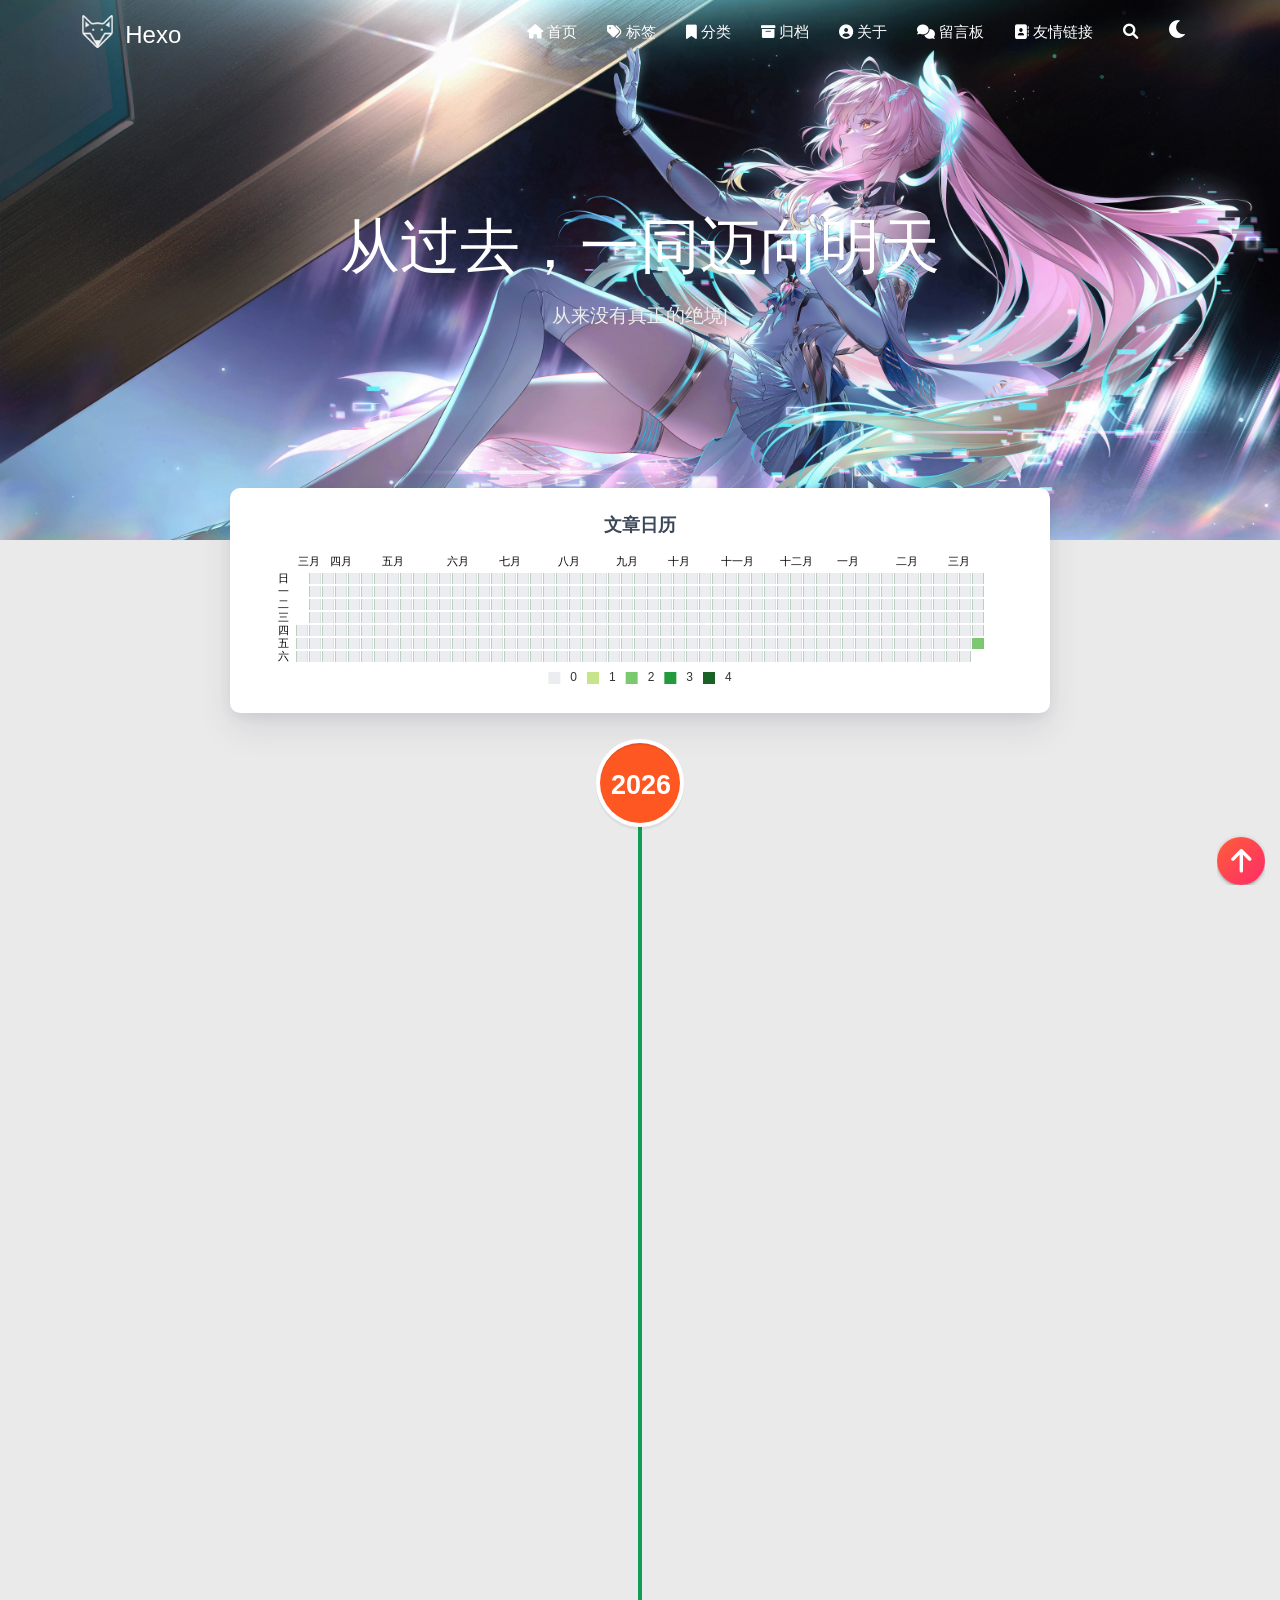
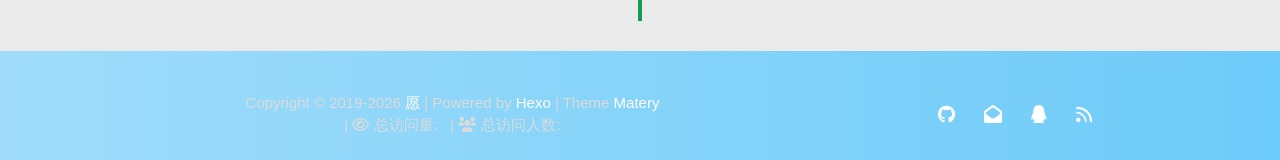
<file: archives/2026/03/index.html>
<!DOCTYPE HTML>
<html lang="zh-CN">


<head>
    <meta charset="utf-8">
    <meta name="keywords" content="归档: 2026/3, Hexo">
    <meta name="description" content="Hexo">
    <meta http-equiv="X-UA-Compatible" content="IE=edge">
    <meta name="viewport" content="width=device-width, initial-scale=1.0, user-scalable=no">
    <meta name="renderer" content="webkit|ie-stand|ie-comp">
    <meta name="mobile-web-app-capable" content="yes">
    <meta name="format-detection" content="telephone=no">
    <meta name="apple-mobile-web-app-capable" content="yes">
    <meta name="apple-mobile-web-app-status-bar-style" content="black-translucent">
    <meta name="referrer" content="no-referrer-when-downgrade">
    <!-- Global site tag (gtag.js) - Google Analytics -->


    <title>归档: 2026/3 | Hexo</title>
    <link rel="icon" type="image/png" href="/favicon.png">
    


    <!-- bg-cover style     -->



<link rel="stylesheet" type="text/css" href="/libs/awesome/css/all.min.css">
<link rel="stylesheet" type="text/css" href="/libs/materialize/materialize.min.css">
<link rel="stylesheet" type="text/css" href="/libs/aos/aos.css">
<link rel="stylesheet" type="text/css" href="/libs/animate/animate.min.css">
<link rel="stylesheet" type="text/css" href="/libs/lightGallery/css/lightgallery.min.css">
<link rel="stylesheet" type="text/css" href="/css/matery.css">
<link rel="stylesheet" type="text/css" href="/css/my.css">
<link rel="stylesheet" type="text/css" href="/css/dark.css" media="none" onload="if(media!='all')media='all'">




    <link rel="stylesheet" href="/libs/tocbot/tocbot.css">
    <link rel="stylesheet" href="/css/post.css">




    
        <link rel="stylesheet" type="text/css" href="/css/reward.css">
    



    <script src="/libs/jquery/jquery-3.6.0.min.js"></script>

<meta name="generator" content="Hexo 8.1.1"></head>


<body>
    <header class="navbar-fixed">
    <nav id="headNav" class="bg-color nav-transparent">
        <div id="navContainer" class="nav-wrapper container">
            <div class="brand-logo">
                <a href="/" class="waves-effect waves-light">
                    
                    <img src="/medias/logo.png" class="logo-img" alt="LOGO">
                    
                    <span class="logo-span">Hexo</span>
                </a>
            </div>
            

<a href="#" data-target="mobile-nav" class="sidenav-trigger button-collapse"><i class="fas fa-bars"></i></a>
<ul class="right nav-menu">
  
  <li class="hide-on-med-and-down nav-item">
    
    <a href="/" class="waves-effect waves-light">
      
      <i class="fas fa-home" style="zoom: 0.6;"></i>
      
      <span>首页</span>
    </a>
    
  </li>
  
  <li class="hide-on-med-and-down nav-item">
    
    <a href="/tags" class="waves-effect waves-light">
      
      <i class="fas fa-tags" style="zoom: 0.6;"></i>
      
      <span>标签</span>
    </a>
    
  </li>
  
  <li class="hide-on-med-and-down nav-item">
    
    <a href="/categories" class="waves-effect waves-light">
      
      <i class="fas fa-bookmark" style="zoom: 0.6;"></i>
      
      <span>分类</span>
    </a>
    
  </li>
  
  <li class="hide-on-med-and-down nav-item">
    
    <a href="/archives" class="waves-effect waves-light">
      
      <i class="fas fa-archive" style="zoom: 0.6;"></i>
      
      <span>归档</span>
    </a>
    
  </li>
  
  <li class="hide-on-med-and-down nav-item">
    
    <a href="/about" class="waves-effect waves-light">
      
      <i class="fas fa-user-circle" style="zoom: 0.6;"></i>
      
      <span>关于</span>
    </a>
    
  </li>
  
  <li class="hide-on-med-and-down nav-item">
    
    <a href="/contact" class="waves-effect waves-light">
      
      <i class="fas fa-comments" style="zoom: 0.6;"></i>
      
      <span>留言板</span>
    </a>
    
  </li>
  
  <li class="hide-on-med-and-down nav-item">
    
    <a href="/friends" class="waves-effect waves-light">
      
      <i class="fas fa-address-book" style="zoom: 0.6;"></i>
      
      <span>友情链接</span>
    </a>
    
  </li>
  
  <li>
    <a href="#searchModal" class="modal-trigger waves-effect waves-light">
      <i id="searchIcon" class="fas fa-search" title="搜索" style="zoom: 0.85;"></i>
    </a>
  </li>
  <li>
    <a href="javascript:;" class="waves-effect waves-light" onclick="switchNightMode()" title="深色/浅色模式" >
      <i id="sum-moon-icon" class="fas fa-sun" style="zoom: 0.85;"></i>
    </a>
  </li>
</ul>


<div id="mobile-nav" class="side-nav sidenav">

    <div class="mobile-head bg-color">
        
        <img src="/medias/logo.png" class="logo-img circle responsive-img">
        
        <div class="logo-name">Hexo</div>
        <div class="logo-desc">
            
            Never really desperate, only the lost of the soul.
            
        </div>
    </div>

    <ul class="menu-list mobile-menu-list">
        
        <li class="m-nav-item">
	  
		<a href="/" class="waves-effect waves-light">
			
			    <i class="fa-fw fas fa-home"></i>
			
			首页
		</a>
          
        </li>
        
        <li class="m-nav-item">
	  
		<a href="/tags" class="waves-effect waves-light">
			
			    <i class="fa-fw fas fa-tags"></i>
			
			标签
		</a>
          
        </li>
        
        <li class="m-nav-item">
	  
		<a href="/categories" class="waves-effect waves-light">
			
			    <i class="fa-fw fas fa-bookmark"></i>
			
			分类
		</a>
          
        </li>
        
        <li class="m-nav-item">
	  
		<a href="/archives" class="waves-effect waves-light">
			
			    <i class="fa-fw fas fa-archive"></i>
			
			归档
		</a>
          
        </li>
        
        <li class="m-nav-item">
	  
		<a href="/about" class="waves-effect waves-light">
			
			    <i class="fa-fw fas fa-user-circle"></i>
			
			关于
		</a>
          
        </li>
        
        <li class="m-nav-item">
	  
		<a href="/contact" class="waves-effect waves-light">
			
			    <i class="fa-fw fas fa-comments"></i>
			
			留言板
		</a>
          
        </li>
        
        <li class="m-nav-item">
	  
		<a href="/friends" class="waves-effect waves-light">
			
			    <i class="fa-fw fas fa-address-book"></i>
			
			友情链接
		</a>
          
        </li>
        
        
        <li><div class="divider"></div></li>
        <li>
            <a href="https://github.com/blinkfox/hexo-theme-matery" class="waves-effect waves-light" target="_blank">
                <i class="fab fa-github-square fa-fw"></i>Fork Me
            </a>
        </li>
        
    </ul>
</div>


        </div>

        
            <style>
    .nav-transparent .github-corner {
        display: none !important;
    }

    .github-corner {
        position: absolute;
        z-index: 10;
        top: 0;
        right: 0;
        border: 0;
        transform: scale(1.1);
    }

    .github-corner svg {
        color: #0f9d58;
        fill: #fff;
        height: 64px;
        width: 64px;
    }

    .github-corner:hover .octo-arm {
        animation: a 0.56s ease-in-out;
    }

    .github-corner .octo-arm {
        animation: none;
    }

    @keyframes a {
        0%,
        to {
            transform: rotate(0);
        }
        20%,
        60% {
            transform: rotate(-25deg);
        }
        40%,
        80% {
            transform: rotate(10deg);
        }
    }
</style>

<a href="https://github.com/blinkfox/hexo-theme-matery" class="github-corner tooltipped hide-on-med-and-down" target="_blank"
   data-tooltip="Fork Me" data-position="left" data-delay="50">
    <svg viewBox="0 0 250 250" aria-hidden="true">
        <path d="M0,0 L115,115 L130,115 L142,142 L250,250 L250,0 Z"></path>
        <path d="M128.3,109.0 C113.8,99.7 119.0,89.6 119.0,89.6 C122.0,82.7 120.5,78.6 120.5,78.6 C119.2,72.0 123.4,76.3 123.4,76.3 C127.3,80.9 125.5,87.3 125.5,87.3 C122.9,97.6 130.6,101.9 134.4,103.2"
              fill="currentColor" style="transform-origin: 130px 106px;" class="octo-arm"></path>
        <path d="M115.0,115.0 C114.9,115.1 118.7,116.5 119.8,115.4 L133.7,101.6 C136.9,99.2 139.9,98.4 142.2,98.6 C133.8,88.0 127.5,74.4 143.8,58.0 C148.5,53.4 154.0,51.2 159.7,51.0 C160.3,49.4 163.2,43.6 171.4,40.1 C171.4,40.1 176.1,42.5 178.8,56.2 C183.1,58.6 187.2,61.8 190.9,65.4 C194.5,69.0 197.7,73.2 200.1,77.6 C213.8,80.2 216.3,84.9 216.3,84.9 C212.7,93.1 206.9,96.0 205.4,96.6 C205.1,102.4 203.0,107.8 198.3,112.5 C181.9,128.9 168.3,122.5 157.7,114.1 C157.9,116.9 156.7,120.9 152.7,124.9 L141.0,136.5 C139.8,137.7 141.6,141.9 141.8,141.8 Z"
              fill="currentColor" class="octo-body"></path>
    </svg>
</a>
        
    </nav>

</header>

    <div class="bg-cover pd-header about-cover">
    <div class="container">
    <div class="row">
    <div class="col s10 offset-s1 m8 offset-m2 l8 offset-l2">
        <div class="brand">
            <div class="title center-align">
                
                从过去，一同迈向明天
                
            </div>

            <div class="description center-align">
                
                <span id="subtitle"></span>
                <script src="/libs/typed/typed.js"></script>
                <script>
                    var typed = new Typed("#subtitle", {
                        strings: [ 
                            
                                "从来没有真正的绝境, 只有心灵的迷途",
                            
                                "Never really desperate, only the lost of the soul",
                            
                        ],
                        startDelay: 300,
                        typeSpeed: 100,
                        loop: true,
                        backSpeed: 50,
                        showCursor: true
                    });
                </script>
                
            </div>
        </div>
    </div>
</div>


<script>
    // 每天切换 banner 图.  Switch banner image every day.
    // var bannerUrl = "/medias/banner/" + new Date().getDay() + '.jpg';
    var bannerUrl = "/medias/banner/" + '0.jpg';
    $('.bg-cover').css('background-image', 'url(' + bannerUrl + ')');
</script>


    </div>
</div>

<main class="content">

    
    <div class="container archive-calendar">
    <div class="card">
        <div id="post-calendar" class="card-content"></div>
    </div>
</div>

<script type="text/javascript" src="/libs/echarts/echarts.min.js"></script>
<script type="text/javascript">
    let myChart = echarts.init(document.getElementById('post-calendar'));

    

    let option = {
        title: {
            top: 0,
            text: '文章日历',
            left: 'center',
            textStyle: {
                color: '#3C4858'
            }
        },
        tooltip: {
            padding: 10,
            backgroundColor: '#555',
            borderColor: '#777',
            borderWidth: 1,
            formatter: function (obj) {
                var value = obj.value;
                return '<div style="font-size: 14px;">' + value[0] + '：' + value[1] + '</div>';
            }
        },
        visualMap: {
            show: true,
            showLabel: true,
            categories: [0, 1, 2, 3, 4],
            calculable: true,
            inRange: {
                symbol: 'rect',
                color: ['#ebedf0', '#c6e48b', '#7bc96f', '#239a3b', '#196127']
            },
            itemWidth: 12,
            itemHeight: 12,
            orient: 'horizontal',
            left: 'center',
            bottom: 0
        },
        calendar: [{
            left: 'center',
            range: ["2025-03-27", "2026-03-27"],
            cellSize: [13, 13],
            splitLine: {
                show: false
            },
            itemStyle: {
                color: '#196127',
                borderColor: '#fff',
                borderWidth: 2
            },
            yearLabel: {
                show: false
            },
            monthLabel: {
                nameMap: 'cn',
                fontSize: 11
            },
            dayLabel: {
                formatter: '{start}  1st',
                nameMap: 'cn',
                fontSize: 11
            }
        }],
        series: [{
            type: 'heatmap',
            coordinateSystem: 'calendar',
            calendarIndex: 0,
            data: [["2025-03-27", 0], ["2025-03-28", 0], ["2025-03-29", 0], ["2025-03-30", 0], ["2025-03-31", 0], ["2025-04-01", 0], ["2025-04-02", 0], ["2025-04-03", 0], ["2025-04-04", 0], ["2025-04-05", 0], ["2025-04-06", 0], ["2025-04-07", 0], ["2025-04-08", 0], ["2025-04-09", 0], ["2025-04-10", 0], ["2025-04-11", 0], ["2025-04-12", 0], ["2025-04-13", 0], ["2025-04-14", 0], ["2025-04-15", 0], ["2025-04-16", 0], ["2025-04-17", 0], ["2025-04-18", 0], ["2025-04-19", 0], ["2025-04-20", 0], ["2025-04-21", 0], ["2025-04-22", 0], ["2025-04-23", 0], ["2025-04-24", 0], ["2025-04-25", 0], ["2025-04-26", 0], ["2025-04-27", 0], ["2025-04-28", 0], ["2025-04-29", 0], ["2025-04-30", 0], ["2025-05-01", 0], ["2025-05-02", 0], ["2025-05-03", 0], ["2025-05-04", 0], ["2025-05-05", 0], ["2025-05-06", 0], ["2025-05-07", 0], ["2025-05-08", 0], ["2025-05-09", 0], ["2025-05-10", 0], ["2025-05-11", 0], ["2025-05-12", 0], ["2025-05-13", 0], ["2025-05-14", 0], ["2025-05-15", 0], ["2025-05-16", 0], ["2025-05-17", 0], ["2025-05-18", 0], ["2025-05-19", 0], ["2025-05-20", 0], ["2025-05-21", 0], ["2025-05-22", 0], ["2025-05-23", 0], ["2025-05-24", 0], ["2025-05-25", 0], ["2025-05-26", 0], ["2025-05-27", 0], ["2025-05-28", 0], ["2025-05-29", 0], ["2025-05-30", 0], ["2025-05-31", 0], ["2025-06-01", 0], ["2025-06-02", 0], ["2025-06-03", 0], ["2025-06-04", 0], ["2025-06-05", 0], ["2025-06-06", 0], ["2025-06-07", 0], ["2025-06-08", 0], ["2025-06-09", 0], ["2025-06-10", 0], ["2025-06-11", 0], ["2025-06-12", 0], ["2025-06-13", 0], ["2025-06-14", 0], ["2025-06-15", 0], ["2025-06-16", 0], ["2025-06-17", 0], ["2025-06-18", 0], ["2025-06-19", 0], ["2025-06-20", 0], ["2025-06-21", 0], ["2025-06-22", 0], ["2025-06-23", 0], ["2025-06-24", 0], ["2025-06-25", 0], ["2025-06-26", 0], ["2025-06-27", 0], ["2025-06-28", 0], ["2025-06-29", 0], ["2025-06-30", 0], ["2025-07-01", 0], ["2025-07-02", 0], ["2025-07-03", 0], ["2025-07-04", 0], ["2025-07-05", 0], ["2025-07-06", 0], ["2025-07-07", 0], ["2025-07-08", 0], ["2025-07-09", 0], ["2025-07-10", 0], ["2025-07-11", 0], ["2025-07-12", 0], ["2025-07-13", 0], ["2025-07-14", 0], ["2025-07-15", 0], ["2025-07-16", 0], ["2025-07-17", 0], ["2025-07-18", 0], ["2025-07-19", 0], ["2025-07-20", 0], ["2025-07-21", 0], ["2025-07-22", 0], ["2025-07-23", 0], ["2025-07-24", 0], ["2025-07-25", 0], ["2025-07-26", 0], ["2025-07-27", 0], ["2025-07-28", 0], ["2025-07-29", 0], ["2025-07-30", 0], ["2025-07-31", 0], ["2025-08-01", 0], ["2025-08-02", 0], ["2025-08-03", 0], ["2025-08-04", 0], ["2025-08-05", 0], ["2025-08-06", 0], ["2025-08-07", 0], ["2025-08-08", 0], ["2025-08-09", 0], ["2025-08-10", 0], ["2025-08-11", 0], ["2025-08-12", 0], ["2025-08-13", 0], ["2025-08-14", 0], ["2025-08-15", 0], ["2025-08-16", 0], ["2025-08-17", 0], ["2025-08-18", 0], ["2025-08-19", 0], ["2025-08-20", 0], ["2025-08-21", 0], ["2025-08-22", 0], ["2025-08-23", 0], ["2025-08-24", 0], ["2025-08-25", 0], ["2025-08-26", 0], ["2025-08-27", 0], ["2025-08-28", 0], ["2025-08-29", 0], ["2025-08-30", 0], ["2025-08-31", 0], ["2025-09-01", 0], ["2025-09-02", 0], ["2025-09-03", 0], ["2025-09-04", 0], ["2025-09-05", 0], ["2025-09-06", 0], ["2025-09-07", 0], ["2025-09-08", 0], ["2025-09-09", 0], ["2025-09-10", 0], ["2025-09-11", 0], ["2025-09-12", 0], ["2025-09-13", 0], ["2025-09-14", 0], ["2025-09-15", 0], ["2025-09-16", 0], ["2025-09-17", 0], ["2025-09-18", 0], ["2025-09-19", 0], ["2025-09-20", 0], ["2025-09-21", 0], ["2025-09-22", 0], ["2025-09-23", 0], ["2025-09-24", 0], ["2025-09-25", 0], ["2025-09-26", 0], ["2025-09-27", 0], ["2025-09-28", 0], ["2025-09-29", 0], ["2025-09-30", 0], ["2025-10-01", 0], ["2025-10-02", 0], ["2025-10-03", 0], ["2025-10-04", 0], ["2025-10-05", 0], ["2025-10-06", 0], ["2025-10-07", 0], ["2025-10-08", 0], ["2025-10-09", 0], ["2025-10-10", 0], ["2025-10-11", 0], ["2025-10-12", 0], ["2025-10-13", 0], ["2025-10-14", 0], ["2025-10-15", 0], ["2025-10-16", 0], ["2025-10-17", 0], ["2025-10-18", 0], ["2025-10-19", 0], ["2025-10-20", 0], ["2025-10-21", 0], ["2025-10-22", 0], ["2025-10-23", 0], ["2025-10-24", 0], ["2025-10-25", 0], ["2025-10-26", 0], ["2025-10-27", 0], ["2025-10-28", 0], ["2025-10-29", 0], ["2025-10-30", 0], ["2025-10-31", 0], ["2025-11-01", 0], ["2025-11-02", 0], ["2025-11-03", 0], ["2025-11-04", 0], ["2025-11-05", 0], ["2025-11-06", 0], ["2025-11-07", 0], ["2025-11-08", 0], ["2025-11-09", 0], ["2025-11-10", 0], ["2025-11-11", 0], ["2025-11-12", 0], ["2025-11-13", 0], ["2025-11-14", 0], ["2025-11-15", 0], ["2025-11-16", 0], ["2025-11-17", 0], ["2025-11-18", 0], ["2025-11-19", 0], ["2025-11-20", 0], ["2025-11-21", 0], ["2025-11-22", 0], ["2025-11-23", 0], ["2025-11-24", 0], ["2025-11-25", 0], ["2025-11-26", 0], ["2025-11-27", 0], ["2025-11-28", 0], ["2025-11-29", 0], ["2025-11-30", 0], ["2025-12-01", 0], ["2025-12-02", 0], ["2025-12-03", 0], ["2025-12-04", 0], ["2025-12-05", 0], ["2025-12-06", 0], ["2025-12-07", 0], ["2025-12-08", 0], ["2025-12-09", 0], ["2025-12-10", 0], ["2025-12-11", 0], ["2025-12-12", 0], ["2025-12-13", 0], ["2025-12-14", 0], ["2025-12-15", 0], ["2025-12-16", 0], ["2025-12-17", 0], ["2025-12-18", 0], ["2025-12-19", 0], ["2025-12-20", 0], ["2025-12-21", 0], ["2025-12-22", 0], ["2025-12-23", 0], ["2025-12-24", 0], ["2025-12-25", 0], ["2025-12-26", 0], ["2025-12-27", 0], ["2025-12-28", 0], ["2025-12-29", 0], ["2025-12-30", 0], ["2025-12-31", 0], ["2026-01-01", 0], ["2026-01-02", 0], ["2026-01-03", 0], ["2026-01-04", 0], ["2026-01-05", 0], ["2026-01-06", 0], ["2026-01-07", 0], ["2026-01-08", 0], ["2026-01-09", 0], ["2026-01-10", 0], ["2026-01-11", 0], ["2026-01-12", 0], ["2026-01-13", 0], ["2026-01-14", 0], ["2026-01-15", 0], ["2026-01-16", 0], ["2026-01-17", 0], ["2026-01-18", 0], ["2026-01-19", 0], ["2026-01-20", 0], ["2026-01-21", 0], ["2026-01-22", 0], ["2026-01-23", 0], ["2026-01-24", 0], ["2026-01-25", 0], ["2026-01-26", 0], ["2026-01-27", 0], ["2026-01-28", 0], ["2026-01-29", 0], ["2026-01-30", 0], ["2026-01-31", 0], ["2026-02-01", 0], ["2026-02-02", 0], ["2026-02-03", 0], ["2026-02-04", 0], ["2026-02-05", 0], ["2026-02-06", 0], ["2026-02-07", 0], ["2026-02-08", 0], ["2026-02-09", 0], ["2026-02-10", 0], ["2026-02-11", 0], ["2026-02-12", 0], ["2026-02-13", 0], ["2026-02-14", 0], ["2026-02-15", 0], ["2026-02-16", 0], ["2026-02-17", 0], ["2026-02-18", 0], ["2026-02-19", 0], ["2026-02-20", 0], ["2026-02-21", 0], ["2026-02-22", 0], ["2026-02-23", 0], ["2026-02-24", 0], ["2026-02-25", 0], ["2026-02-26", 0], ["2026-02-27", 0], ["2026-02-28", 0], ["2026-03-01", 0], ["2026-03-02", 0], ["2026-03-03", 0], ["2026-03-04", 0], ["2026-03-05", 0], ["2026-03-06", 0], ["2026-03-07", 0], ["2026-03-08", 0], ["2026-03-09", 0], ["2026-03-10", 0], ["2026-03-11", 0], ["2026-03-12", 0], ["2026-03-13", 0], ["2026-03-14", 0], ["2026-03-15", 0], ["2026-03-16", 0], ["2026-03-17", 0], ["2026-03-18", 0], ["2026-03-19", 0], ["2026-03-20", 0], ["2026-03-21", 0], ["2026-03-22", 0], ["2026-03-23", 0], ["2026-03-24", 0], ["2026-03-25", 0], ["2026-03-26", 0], ["2026-03-27", 2]]
        }]

    };

    myChart.setOption(option);
</script>

    

    

    <div id="cd-timeline" class="container">
        
        <div class="cd-timeline-block">

            
            
            
            <div class="cd-timeline-img year" data-aos="zoom-in-up">
                <a href="/archives/2026">2026</a>
            </div>
            

            
            
            
            <div class="cd-timeline-img month" data-aos="zoom-in-up">
                <a href="/archives/2026/03">03</a>
            </div>
            

            
            <div class="cd-timeline-img day" data-aos="zoom-in-up">
                <span>27</span>
            </div>
            <article class="cd-timeline-content" data-aos="fade-up">
                <div class="article col s12 m6">
                    <div class="card">
                        <a href="/2026/03/27/lab-one/">
                            <div class="card-image">
                                
                                
                                <img src="/medias/featureimages/5.jpg" class="responsive-img" alt="lab one">
                                
                                <span class="card-title">lab one</span>
                            </div>
                        </a>
                        <div class="card-content article-content">
                            <div class="summary block-with-text">
                                
                                    第一篇这是一篇帖子，ciallo~

                                
                            </div>
                            <div class="publish-info">
                                <span class="publish-date">
                                    <i class="far fa-clock fa-fw icon-date"></i>2026-03-27
                                </span>
                                <span class="publish-author">
                                    
                                    <i class="fas fa-user fa-fw"></i>
                                    愿
                                    
                                </span>
                            </div>
                        </div>

                        
                    </div>
                </div>
            </article>
        </div>
        
        <div class="cd-timeline-block">

            
            

            
            

            
            <div class="cd-timeline-img day" data-aos="zoom-in-up">
                <span>27</span>
            </div>
            <article class="cd-timeline-content" data-aos="fade-up">
                <div class="article col s12 m6">
                    <div class="card">
                        <a href="/2026/03/27/hello-world/">
                            <div class="card-image">
                                
                                
                                <img src="/medias/featureimages/12.jpg" class="responsive-img" alt="Hello World">
                                
                                <span class="card-title">Hello World</span>
                            </div>
                        </a>
                        <div class="card-content article-content">
                            <div class="summary block-with-text">
                                
                                    Welcome to Hexo! This is your very first post. Check documentation for more info. If you get any problems when using Hex
                                
                            </div>
                            <div class="publish-info">
                                <span class="publish-date">
                                    <i class="far fa-clock fa-fw icon-date"></i>2026-03-27
                                </span>
                                <span class="publish-author">
                                    
                                    <i class="fas fa-user fa-fw"></i>
                                    愿
                                    
                                </span>
                            </div>
                        </div>

                        
                    </div>
                </div>
            </article>
        </div>
        
    </div>

</main>




    <footer class="page-footer bg-color">
    
        <link rel="stylesheet" href="/libs/aplayer/APlayer.min.css">
<style>
    .aplayer .aplayer-lrc p {
        
        display: none;
        
        font-size: 12px;
        font-weight: 700;
        line-height: 16px !important;
    }

    .aplayer .aplayer-lrc p.aplayer-lrc-current {
        
        display: none;
        
        font-size: 15px;
        color: #42b983;
    }

    
    .aplayer.aplayer-fixed.aplayer-narrow .aplayer-body {
        left: -66px !important;
    }

    .aplayer.aplayer-fixed.aplayer-narrow .aplayer-body:hover {
        left: 0px !important;
    }

    
</style>
<div class="">
    
    <div class="row">
        <meting-js class="col l8 offset-l2 m10 offset-m1 s12"
                   server="netease"
                   type="playlist"
                   id="503838841"
                   fixed='true'
                   autoplay='false'
                   theme='#42b983'
                   loop='all'
                   order='random'
                   preload='auto'
                   volume='0.7'
                   list-folded='true'
        >
        </meting-js>
    </div>
</div>

<script src="/libs/aplayer/APlayer.min.js"></script>
<script src="/libs/aplayer/Meting.min.js"></script>

    

    <div class="container row center-align"
         style="margin-bottom: 0px !important;">
        <div class="col s12 m8 l8 copy-right">
            Copyright&nbsp;&copy;
            
                <span id="year">2019-2026</span>
            
            <a href="/about" target="_blank">愿</a>
            |&nbsp;Powered by&nbsp;<a href="https://hexo.io/" target="_blank">Hexo</a>
            |&nbsp;Theme&nbsp;<a href="https://github.com/blinkfox/hexo-theme-matery" target="_blank">Matery</a>
            
            <br>
            
            
            
                
            
            
                <span id="busuanzi_container_site_pv">
                &nbsp;|&nbsp;<i class="far fa-eye"></i>&nbsp;总访问量:&nbsp;
                    <span id="busuanzi_value_site_pv" class="white-color"></span>
            </span>
            
            
                <span id="busuanzi_container_site_uv">
                &nbsp;|&nbsp;<i class="fas fa-users"></i>&nbsp;总访问人数:&nbsp;
                    <span id="busuanzi_value_site_uv" class="white-color"></span>
            </span>
            
            <br>

            <!-- 运行天数提醒. -->
            
            <br>
            
        </div>
        <div class="col s12 m4 l4 social-link social-statis">
    <a href="https://github.com/blinkfox" class="tooltipped" target="_blank" data-tooltip="访问我的GitHub" data-position="top" data-delay="50">
        <i class="fab fa-github"></i>
    </a>



    <a href="mailto:1181062873@qq.com" class="tooltipped" target="_blank" data-tooltip="邮件联系我" data-position="top" data-delay="50">
        <i class="fas fa-envelope-open"></i>
    </a>







    <a href="tencent://AddContact/?fromId=50&fromSubId=1&subcmd=all&uin=1181062873" class="tooltipped" target="_blank" data-tooltip="QQ联系我: 1181062873" data-position="top" data-delay="50">
        <i class="fab fa-qq"></i>
    </a>







    <a href="/atom.xml" class="tooltipped" target="_blank" data-tooltip="RSS 订阅" data-position="top" data-delay="50">
        <i class="fas fa-rss"></i>
    </a>

</div>
    </div>
</footer>

<div class="progress-bar"></div>


    <!-- 搜索遮罩框 -->
<div id="searchModal" class="modal">
    <div class="modal-content">
        <div class="search-header">
            <span class="title"><i class="fas fa-search"></i>&nbsp;&nbsp;搜索</span>
            <input type="search" id="searchInput" name="s" placeholder="请输入搜索的关键字"
                   class="search-input">
        </div>
        <div id="searchResult"></div>
    </div>
</div>

<script type="text/javascript">
$(function () {
    var searchFunc = function (path, search_id, content_id) {
        'use strict';
        $.ajax({
            url: path,
            dataType: "xml",
            success: function (xmlResponse) {
                // get the contents from search data
                var datas = $("entry", xmlResponse).map(function () {
                    return {
                        title: $("title", this).text(),
                        content: $("content", this).text(),
                        url: $("url", this).text()
                    };
                }).get();
                var $input = document.getElementById(search_id);
                var $resultContent = document.getElementById(content_id);
                $input.addEventListener('input', function () {
                    var str = '<ul class=\"search-result-list\">';
                    var keywords = this.value.trim().toLowerCase().split(/[\s\-]+/);
                    $resultContent.innerHTML = "";
                    if (this.value.trim().length <= 0) {
                        return;
                    }
                    // perform local searching
                    datas.forEach(function (data) {
                        var isMatch = true;
                        var data_title = data.title.trim().toLowerCase();
                        var data_content = data.content.trim().replace(/<[^>]+>/g, "").toLowerCase();
                        var data_url = data.url;
                        data_url = data_url.indexOf('/') === 0 ? data.url : '/' + data_url;
                        var index_title = -1;
                        var index_content = -1;
                        var first_occur = -1;
                        // only match artiles with not empty titles and contents
                        if (data_title !== '' && data_content !== '') {
                            keywords.forEach(function (keyword, i) {
                                index_title = data_title.indexOf(keyword);
                                index_content = data_content.indexOf(keyword);
                                if (index_title < 0 && index_content < 0) {
                                    isMatch = false;
                                } else {
                                    if (index_content < 0) {
                                        index_content = 0;
                                    }
                                    if (i === 0) {
                                        first_occur = index_content;
                                    }
                                }
                            });
                        }
                        // show search results
                        if (isMatch) {
                            str += "<li><a href='" + data_url + "' class='search-result-title'>" + data_title + "</a>";
                            var content = data.content.trim().replace(/<[^>]+>/g, "");
                            if (first_occur >= 0) {
                                // cut out 100 characters
                                var start = first_occur - 20;
                                var end = first_occur + 80;
                                if (start < 0) {
                                    start = 0;
                                }
                                if (start === 0) {
                                    end = 100;
                                }
                                if (end > content.length) {
                                    end = content.length;
                                }
                                var match_content = content.substr(start, end);
                                // highlight all keywords
                                keywords.forEach(function (keyword) {
                                    var regS = new RegExp(keyword, "gi");
                                    match_content = match_content.replace(regS, "<em class=\"search-keyword\">" + keyword + "</em>");
                                });

                                str += "<p class=\"search-result\">" + match_content + "...</p>"
                            }
                            str += "</li>";
                        }
                    });
                    str += "</ul>";
                    $resultContent.innerHTML = str;
                });
            }
        });
    };

    searchFunc('/search.xml', 'searchInput', 'searchResult');
});
</script>

    <!-- 白天和黑夜主题 -->
<div class="stars-con">
    <div id="stars"></div>
    <div id="stars2"></div>
    <div id="stars3"></div>  
</div>

<script>
    function switchNightMode() {
        $('<div class="Cuteen_DarkSky"><div class="Cuteen_DarkPlanet"></div></div>').appendTo($('body')),
        setTimeout(function () {
            $('body').hasClass('DarkMode') 
            ? ($('body').removeClass('DarkMode'), localStorage.setItem('isDark', '0'), $('#sum-moon-icon').removeClass("fa-sun").addClass('fa-moon')) 
            : ($('body').addClass('DarkMode'), localStorage.setItem('isDark', '1'), $('#sum-moon-icon').addClass("fa-sun").removeClass('fa-moon')),
            
            setTimeout(function () {
            $('.Cuteen_DarkSky').fadeOut(1e3, function () {
                $(this).remove()
            })
            }, 2e3)
        })
    }
</script>

    <!-- 回到顶部按钮 -->
<div id="backTop" class="top-scroll">
    <a class="btn-floating btn-large waves-effect waves-light" href="#!">
        <i class="fas fa-arrow-up"></i>
    </a>
</div>


    <script src="/libs/materialize/materialize.min.js"></script>
    <script src="/libs/masonry/masonry.pkgd.min.js"></script>
    <script src="/libs/aos/aos.js"></script>
    <script src="/libs/scrollprogress/scrollProgress.min.js"></script>
    <script src="/libs/lightGallery/js/lightgallery-all.min.js"></script>
    <script src="/js/matery.js"></script>

    

    
    
    

    <!-- 雪花特效 -->
    

    <!-- 鼠标星星特效 -->
    

     
        <script src="https://ssl.captcha.qq.com/TCaptcha.js"></script>
        <script src="/libs/others/TencentCaptcha.js"></script>
        <button id="TencentCaptcha" data-appid="xxxxxxxxxx" data-cbfn="callback" type="button" hidden></button>
    

    <!-- Baidu Analytics -->

    <!-- Baidu Push -->

<script>
    (function () {
        var bp = document.createElement('script');
        var curProtocol = window.location.protocol.split(':')[0];
        if (curProtocol === 'https') {
            bp.src = 'https://zz.bdstatic.com/linksubmit/push.js';
        } else {
            bp.src = 'http://push.zhanzhang.baidu.com/push.js';
        }
        var s = document.getElementsByTagName("script")[0];
        s.parentNode.insertBefore(bp, s);
    })();
</script>

    
    <script src="/libs/others/clicklove.js" async="async"></script>
    
    
    <script async src="/libs/others/busuanzi.pure.mini.js"></script>
    

    

    

    <!--腾讯兔小巢-->
    
    

    

    

    
    <script src="/libs/instantpage/instantpage.js" type="module"></script>
    

</body>

</html>
</file>
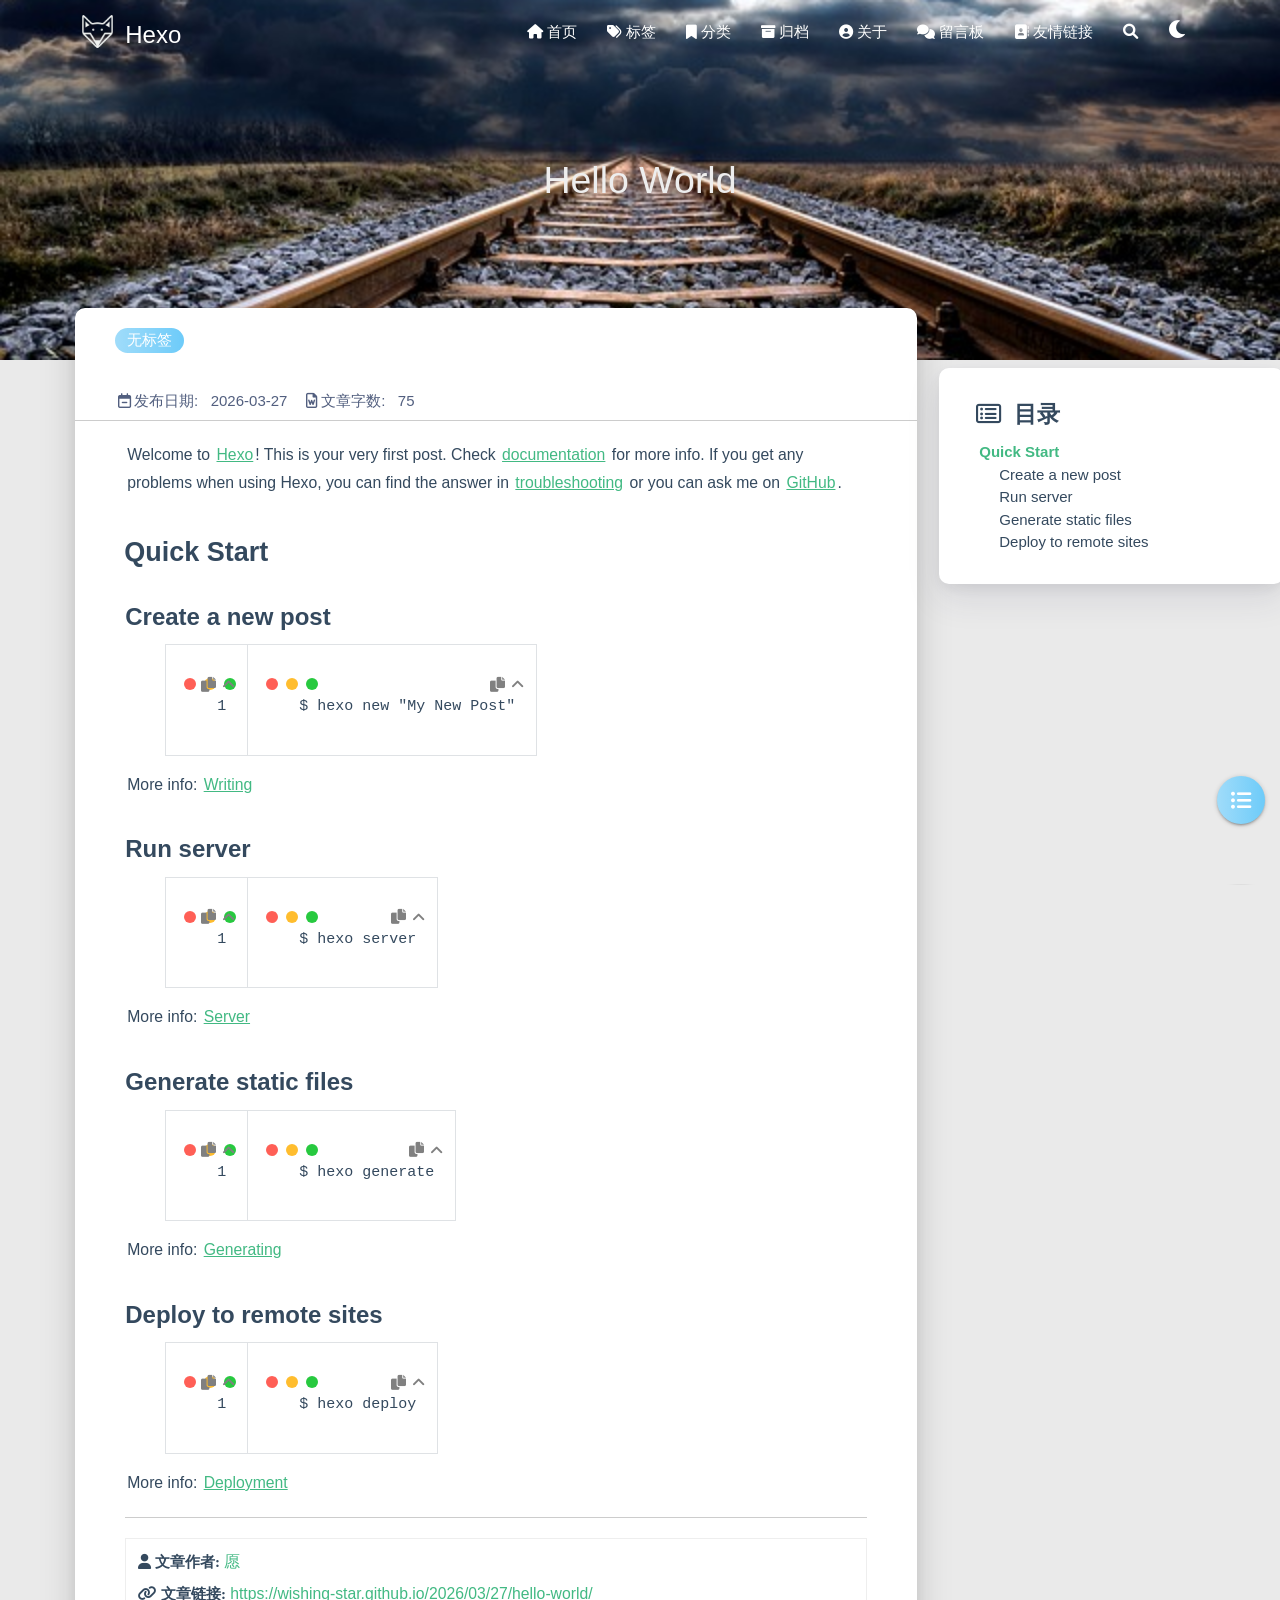
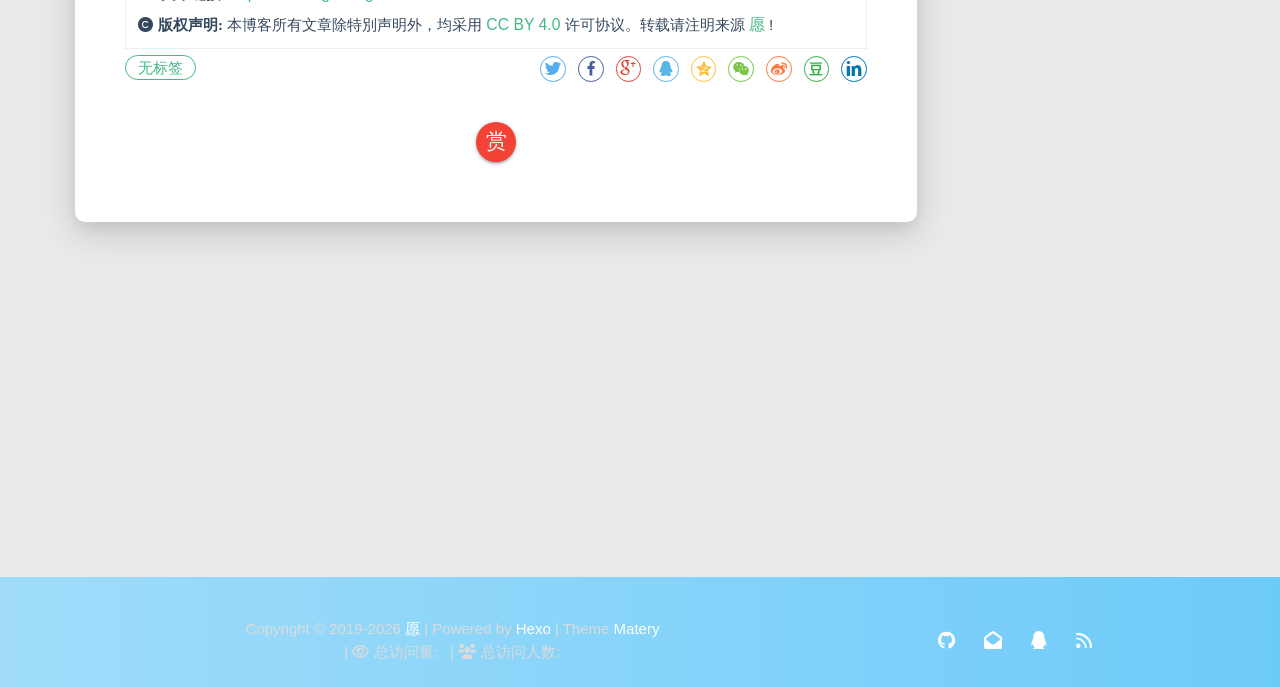
<file: 2026/03/27/hello-world/index.html>
<!DOCTYPE HTML>
<html lang="zh-CN">


<head>
    <meta charset="utf-8">
    <meta name="keywords" content="Hello World, Hexo">
    <meta name="description" content="Welcome to Hexo! This is your very first post. Check documentation for more info. If you get any problems when using Hex">
    <meta http-equiv="X-UA-Compatible" content="IE=edge">
    <meta name="viewport" content="width=device-width, initial-scale=1.0, user-scalable=no">
    <meta name="renderer" content="webkit|ie-stand|ie-comp">
    <meta name="mobile-web-app-capable" content="yes">
    <meta name="format-detection" content="telephone=no">
    <meta name="apple-mobile-web-app-capable" content="yes">
    <meta name="apple-mobile-web-app-status-bar-style" content="black-translucent">
    <meta name="referrer" content="no-referrer-when-downgrade">
    <!-- Global site tag (gtag.js) - Google Analytics -->


    <title>Hello World | Hexo</title>
    <link rel="icon" type="image/png" href="/favicon.png">
    


    <!-- bg-cover style     -->



<link rel="stylesheet" type="text/css" href="/libs/awesome/css/all.min.css">
<link rel="stylesheet" type="text/css" href="/libs/materialize/materialize.min.css">
<link rel="stylesheet" type="text/css" href="/libs/aos/aos.css">
<link rel="stylesheet" type="text/css" href="/libs/animate/animate.min.css">
<link rel="stylesheet" type="text/css" href="/libs/lightGallery/css/lightgallery.min.css">
<link rel="stylesheet" type="text/css" href="/css/matery.css">
<link rel="stylesheet" type="text/css" href="/css/my.css">
<link rel="stylesheet" type="text/css" href="/css/dark.css" media="none" onload="if(media!='all')media='all'">




    <link rel="stylesheet" href="/libs/tocbot/tocbot.css">
    <link rel="stylesheet" href="/css/post.css">




    
        <link rel="stylesheet" type="text/css" href="/css/reward.css">
    



    <script src="/libs/jquery/jquery-3.6.0.min.js"></script>

<meta name="generator" content="Hexo 8.1.1"></head>


<body>
    <header class="navbar-fixed">
    <nav id="headNav" class="bg-color nav-transparent">
        <div id="navContainer" class="nav-wrapper container">
            <div class="brand-logo">
                <a href="/" class="waves-effect waves-light">
                    
                    <img src="/medias/logo.png" class="logo-img" alt="LOGO">
                    
                    <span class="logo-span">Hexo</span>
                </a>
            </div>
            

<a href="#" data-target="mobile-nav" class="sidenav-trigger button-collapse"><i class="fas fa-bars"></i></a>
<ul class="right nav-menu">
  
  <li class="hide-on-med-and-down nav-item">
    
    <a href="/" class="waves-effect waves-light">
      
      <i class="fas fa-home" style="zoom: 0.6;"></i>
      
      <span>首页</span>
    </a>
    
  </li>
  
  <li class="hide-on-med-and-down nav-item">
    
    <a href="/tags" class="waves-effect waves-light">
      
      <i class="fas fa-tags" style="zoom: 0.6;"></i>
      
      <span>标签</span>
    </a>
    
  </li>
  
  <li class="hide-on-med-and-down nav-item">
    
    <a href="/categories" class="waves-effect waves-light">
      
      <i class="fas fa-bookmark" style="zoom: 0.6;"></i>
      
      <span>分类</span>
    </a>
    
  </li>
  
  <li class="hide-on-med-and-down nav-item">
    
    <a href="/archives" class="waves-effect waves-light">
      
      <i class="fas fa-archive" style="zoom: 0.6;"></i>
      
      <span>归档</span>
    </a>
    
  </li>
  
  <li class="hide-on-med-and-down nav-item">
    
    <a href="/about" class="waves-effect waves-light">
      
      <i class="fas fa-user-circle" style="zoom: 0.6;"></i>
      
      <span>关于</span>
    </a>
    
  </li>
  
  <li class="hide-on-med-and-down nav-item">
    
    <a href="/contact" class="waves-effect waves-light">
      
      <i class="fas fa-comments" style="zoom: 0.6;"></i>
      
      <span>留言板</span>
    </a>
    
  </li>
  
  <li class="hide-on-med-and-down nav-item">
    
    <a href="/friends" class="waves-effect waves-light">
      
      <i class="fas fa-address-book" style="zoom: 0.6;"></i>
      
      <span>友情链接</span>
    </a>
    
  </li>
  
  <li>
    <a href="#searchModal" class="modal-trigger waves-effect waves-light">
      <i id="searchIcon" class="fas fa-search" title="搜索" style="zoom: 0.85;"></i>
    </a>
  </li>
  <li>
    <a href="javascript:;" class="waves-effect waves-light" onclick="switchNightMode()" title="深色/浅色模式" >
      <i id="sum-moon-icon" class="fas fa-sun" style="zoom: 0.85;"></i>
    </a>
  </li>
</ul>


<div id="mobile-nav" class="side-nav sidenav">

    <div class="mobile-head bg-color">
        
        <img src="/medias/logo.png" class="logo-img circle responsive-img">
        
        <div class="logo-name">Hexo</div>
        <div class="logo-desc">
            
            Never really desperate, only the lost of the soul.
            
        </div>
    </div>

    <ul class="menu-list mobile-menu-list">
        
        <li class="m-nav-item">
	  
		<a href="/" class="waves-effect waves-light">
			
			    <i class="fa-fw fas fa-home"></i>
			
			首页
		</a>
          
        </li>
        
        <li class="m-nav-item">
	  
		<a href="/tags" class="waves-effect waves-light">
			
			    <i class="fa-fw fas fa-tags"></i>
			
			标签
		</a>
          
        </li>
        
        <li class="m-nav-item">
	  
		<a href="/categories" class="waves-effect waves-light">
			
			    <i class="fa-fw fas fa-bookmark"></i>
			
			分类
		</a>
          
        </li>
        
        <li class="m-nav-item">
	  
		<a href="/archives" class="waves-effect waves-light">
			
			    <i class="fa-fw fas fa-archive"></i>
			
			归档
		</a>
          
        </li>
        
        <li class="m-nav-item">
	  
		<a href="/about" class="waves-effect waves-light">
			
			    <i class="fa-fw fas fa-user-circle"></i>
			
			关于
		</a>
          
        </li>
        
        <li class="m-nav-item">
	  
		<a href="/contact" class="waves-effect waves-light">
			
			    <i class="fa-fw fas fa-comments"></i>
			
			留言板
		</a>
          
        </li>
        
        <li class="m-nav-item">
	  
		<a href="/friends" class="waves-effect waves-light">
			
			    <i class="fa-fw fas fa-address-book"></i>
			
			友情链接
		</a>
          
        </li>
        
        
        <li><div class="divider"></div></li>
        <li>
            <a href="https://github.com/blinkfox/hexo-theme-matery" class="waves-effect waves-light" target="_blank">
                <i class="fab fa-github-square fa-fw"></i>Fork Me
            </a>
        </li>
        
    </ul>
</div>


        </div>

        
            <style>
    .nav-transparent .github-corner {
        display: none !important;
    }

    .github-corner {
        position: absolute;
        z-index: 10;
        top: 0;
        right: 0;
        border: 0;
        transform: scale(1.1);
    }

    .github-corner svg {
        color: #0f9d58;
        fill: #fff;
        height: 64px;
        width: 64px;
    }

    .github-corner:hover .octo-arm {
        animation: a 0.56s ease-in-out;
    }

    .github-corner .octo-arm {
        animation: none;
    }

    @keyframes a {
        0%,
        to {
            transform: rotate(0);
        }
        20%,
        60% {
            transform: rotate(-25deg);
        }
        40%,
        80% {
            transform: rotate(10deg);
        }
    }
</style>

<a href="https://github.com/blinkfox/hexo-theme-matery" class="github-corner tooltipped hide-on-med-and-down" target="_blank"
   data-tooltip="Fork Me" data-position="left" data-delay="50">
    <svg viewBox="0 0 250 250" aria-hidden="true">
        <path d="M0,0 L115,115 L130,115 L142,142 L250,250 L250,0 Z"></path>
        <path d="M128.3,109.0 C113.8,99.7 119.0,89.6 119.0,89.6 C122.0,82.7 120.5,78.6 120.5,78.6 C119.2,72.0 123.4,76.3 123.4,76.3 C127.3,80.9 125.5,87.3 125.5,87.3 C122.9,97.6 130.6,101.9 134.4,103.2"
              fill="currentColor" style="transform-origin: 130px 106px;" class="octo-arm"></path>
        <path d="M115.0,115.0 C114.9,115.1 118.7,116.5 119.8,115.4 L133.7,101.6 C136.9,99.2 139.9,98.4 142.2,98.6 C133.8,88.0 127.5,74.4 143.8,58.0 C148.5,53.4 154.0,51.2 159.7,51.0 C160.3,49.4 163.2,43.6 171.4,40.1 C171.4,40.1 176.1,42.5 178.8,56.2 C183.1,58.6 187.2,61.8 190.9,65.4 C194.5,69.0 197.7,73.2 200.1,77.6 C213.8,80.2 216.3,84.9 216.3,84.9 C212.7,93.1 206.9,96.0 205.4,96.6 C205.1,102.4 203.0,107.8 198.3,112.5 C181.9,128.9 168.3,122.5 157.7,114.1 C157.9,116.9 156.7,120.9 152.7,124.9 L141.0,136.5 C139.8,137.7 141.6,141.9 141.8,141.8 Z"
              fill="currentColor" class="octo-body"></path>
    </svg>
</a>
        
    </nav>

</header>

    



<div class="bg-cover pd-header post-cover" style="background-image: url('/medias/featureimages/12.jpg')">
    <div class="container" style="right: 0px;left: 0px;">
        <div class="row">
            <div class="col s12 m12 l12">
                <div class="brand">
                    <h1 class="description center-align post-title">Hello World</h1>
                </div>
            </div>
        </div>
    </div>
</div>




<main class="post-container content">

    
    <div class="row">
    <div id="main-content" class="col s12 m12 l9">
        <!-- 文章内容详情 -->
<div id="artDetail">
    <div class="card">
        <div class="card-content article-info">
            <div class="row tag-cate">
                <div class="col s7">
                    
                          <div class="article-tag">
                            <span class="chip bg-color">无标签</span>
                          </div>
                    
                </div>
                <div class="col s5 right-align">
                    
                </div>
            </div>

            <div class="post-info">
                
                <div class="post-date info-break-policy">
                    <i class="far fa-calendar-minus fa-fw"></i>发布日期:&nbsp;&nbsp;
                    2026-03-27
                </div>
                

                

                
                <div class="info-break-policy">
                    <i class="far fa-file-word fa-fw"></i>文章字数:&nbsp;&nbsp;
                    75
                </div>
                

                

                
            </div>
        </div>
        <hr class="clearfix">

        
        <!-- 是否加载使用自带的 prismjs. -->
        <link rel="stylesheet" href="/libs/prism/prism.min.css">
        

        

        <div class="card-content article-card-content">
            <div id="articleContent">
                <p>Welcome to <a target="_blank" rel="noopener" href="https://hexo.io/">Hexo</a>! This is your very first post. Check <a target="_blank" rel="noopener" href="https://hexo.io/docs/">documentation</a> for more info. If you get any problems when using Hexo, you can find the answer in <a target="_blank" rel="noopener" href="https://hexo.io/docs/troubleshooting.html">troubleshooting</a> or you can ask me on <a target="_blank" rel="noopener" href="https://github.com/hexojs/hexo/issues">GitHub</a>.</p>
<h2 id="Quick-Start"><a href="#Quick-Start" class="headerlink" title="Quick Start"></a>Quick Start</h2><h3 id="Create-a-new-post"><a href="#Create-a-new-post" class="headerlink" title="Create a new post"></a>Create a new post</h3><figure class="highlight bash"><table><tr><td class="gutter"><pre><span class="line">1</span><br></pre></td><td class="code"><pre><span class="line">$ hexo new <span class="string">&quot;My New Post&quot;</span></span><br></pre></td></tr></table></figure>

<p>More info: <a target="_blank" rel="noopener" href="https://hexo.io/docs/writing.html">Writing</a></p>
<h3 id="Run-server"><a href="#Run-server" class="headerlink" title="Run server"></a>Run server</h3><figure class="highlight bash"><table><tr><td class="gutter"><pre><span class="line">1</span><br></pre></td><td class="code"><pre><span class="line">$ hexo server</span><br></pre></td></tr></table></figure>

<p>More info: <a target="_blank" rel="noopener" href="https://hexo.io/docs/server.html">Server</a></p>
<h3 id="Generate-static-files"><a href="#Generate-static-files" class="headerlink" title="Generate static files"></a>Generate static files</h3><figure class="highlight bash"><table><tr><td class="gutter"><pre><span class="line">1</span><br></pre></td><td class="code"><pre><span class="line">$ hexo generate</span><br></pre></td></tr></table></figure>

<p>More info: <a target="_blank" rel="noopener" href="https://hexo.io/docs/generating.html">Generating</a></p>
<h3 id="Deploy-to-remote-sites"><a href="#Deploy-to-remote-sites" class="headerlink" title="Deploy to remote sites"></a>Deploy to remote sites</h3><figure class="highlight bash"><table><tr><td class="gutter"><pre><span class="line">1</span><br></pre></td><td class="code"><pre><span class="line">$ hexo deploy</span><br></pre></td></tr></table></figure>

<p>More info: <a target="_blank" rel="noopener" href="https://hexo.io/docs/one-command-deployment.html">Deployment</a></p>

                
            </div>
            <hr/>

            

    <div class="reprint" id="reprint-statement">
        
            <div class="reprint__author">
                <span class="reprint-meta" style="font-weight: bold;">
                    <i class="fas fa-user">
                        文章作者:
                    </i>
                </span>
                <span class="reprint-info">
                    <a href="/about" rel="external nofollow noreferrer">愿</a>
                </span>
            </div>
            <div class="reprint__type">
                <span class="reprint-meta" style="font-weight: bold;">
                    <i class="fas fa-link">
                        文章链接:
                    </i>
                </span>
                <span class="reprint-info">
                    <a href="https://wishing-star.github.io/2026/03/27/hello-world/">https://wishing-star.github.io/2026/03/27/hello-world/</a>
                </span>
            </div>
            <div class="reprint__notice">
                <span class="reprint-meta" style="font-weight: bold;">
                    <i class="fas fa-copyright">
                        版权声明:
                    </i>
                </span>
                <span class="reprint-info">
                    本博客所有文章除特別声明外，均采用
                    <a href="https://creativecommons.org/licenses/by/4.0/deed.zh" rel="external nofollow noreferrer" target="_blank">CC BY 4.0</a>
                    许可协议。转载请注明来源
                    <a href="/about" target="_blank">愿</a>
                    !
                </span>
            </div>
        
    </div>

    <script async defer>
      document.addEventListener("copy", function (e) {
        let toastHTML = '<span>复制成功，请遵循本文的转载规则</span><button class="btn-flat toast-action" onclick="navToReprintStatement()" style="font-size: smaller">查看</a>';
        M.toast({html: toastHTML})
      });

      function navToReprintStatement() {
        $("html, body").animate({scrollTop: $("#reprint-statement").offset().top - 80}, 800);
      }
    </script>



            <div class="tag_share" style="display: block;">
                <div class="post-meta__tag-list" style="display: inline-block;">
                    
                        <div class="article-tag">
                            <span class="chip bg-color">无标签</span>
                        </div>
                    
                </div>
                <div class="post_share" style="zoom: 80%; width: fit-content; display: inline-block; float: right; margin: -0.15rem 0;">
                    <link rel="stylesheet" type="text/css" href="/libs/share/css/share.min.css">
<div id="article-share">

    
    <div class="social-share" data-sites="twitter,facebook,google,qq,qzone,wechat,weibo,douban,linkedin" data-wechat-qrcode-helper="<p>微信扫一扫即可分享！</p>"></div>
    <script src="/libs/share/js/social-share.min.js"></script>
    

    

</div>

                </div>
            </div>
            
                <div id="reward">
    <a href="#rewardModal" class="reward-link modal-trigger btn-floating btn-medium waves-effect waves-light red">赏</a>

    <!-- Modal Structure -->
    <div id="rewardModal" class="modal">
        <div class="modal-content">
            <a class="close modal-close"><i class="fas fa-times"></i></a>
            <h4 class="reward-title">你的赏识是我前进的动力</h4>
            <div class="reward-content">
                <div class="reward-tabs">
                    <ul class="tabs row">
                        <li class="tab col s6 alipay-tab waves-effect waves-light"><a href="#alipay">支付宝</a></li>
                        <li class="tab col s6 wechat-tab waves-effect waves-light"><a href="#wechat">微 信</a></li>
                    </ul>
                    <div id="alipay">
                        <img src="/medias/reward/alipay.jpg" class="reward-img" alt="支付宝打赏二维码">
                    </div>
                    <div id="wechat">
                        <img src="/medias/reward/wechat.png" class="reward-img" alt="微信打赏二维码">
                    </div>
                </div>
            </div>
        </div>
    </div>
</div>

<script>
    $(function () {
        $('.tabs').tabs();
    });
</script>

            
        </div>
    </div>

    

    

    

    

    

    

    

    

    

<article id="prenext-posts" class="prev-next articles">
    <div class="row article-row">
        
        <div class="article col s12 m6" data-aos="fade-up">
            <div class="article-badge left-badge text-color">
                <i class="fas fa-chevron-left"></i>&nbsp;上一篇</div>
            <div class="card">
                <a href="/2026/03/27/lab-one/">
                    <div class="card-image">
                        
                        
                        <img src="/medias/featureimages/5.jpg" class="responsive-img" alt="lab one">
                        
                        <span class="card-title">lab one</span>
                    </div>
                </a>
                <div class="card-content article-content">
                    <div class="summary block-with-text">
                        
                            
                        
                    </div>
                    <div class="publish-info">
                        <span class="publish-date">
                            <i class="far fa-clock fa-fw icon-date"></i>2026-03-27
                        </span>
                        <span class="publish-author">
                            
                            <i class="fas fa-user fa-fw"></i>
                            愿
                            
                        </span>
                    </div>
                </div>
                
            </div>
        </div>
        
        
        <div class="article col s12 m6" data-aos="fade-up">
            <div class="article-badge right-badge text-color">
                本篇&nbsp;<i class="far fa-dot-circle"></i>
            </div>
            <div class="card">
                <a href="/2026/03/27/hello-world/">
                    <div class="card-image">
                        
                        
                        <img src="/medias/featureimages/12.jpg" class="responsive-img" alt="Hello World">
                        
                        <span class="card-title">Hello World</span>
                    </div>
                </a>
                <div class="card-content article-content">
                    <div class="summary block-with-text">
                        
                            
                        
                    </div>
                    <div class="publish-info">
                            <span class="publish-date">
                                <i class="far fa-clock fa-fw icon-date"></i>2026-03-27
                            </span>
                        <span class="publish-author">
                            
                            <i class="fas fa-user fa-fw"></i>
                            愿
                            
                        </span>
                    </div>
                </div>

                
            </div>
        </div>
        
    </div>
</article>

</div>



<!-- 代码块功能依赖 -->
<script type="text/javascript" src="/libs/codeBlock/codeBlockFuction.js"></script>


  <!-- 是否加载使用自带的 prismjs. -->
  <script type="text/javascript" src="/libs/prism/prism.min.js"></script>


<!-- 代码语言 -->

<script type="text/javascript" src="/libs/codeBlock/codeLang.js"></script>


<!-- 代码块复制 -->

<script type="text/javascript" src="/libs/codeBlock/codeCopy.js"></script>


<!-- 代码块收缩 -->

<script type="text/javascript" src="/libs/codeBlock/codeShrink.js"></script>



    </div>
    <div id="toc-aside" class="expanded col l3 hide-on-med-and-down">
        <div class="toc-widget card" style="background-color: white;">
            <div class="toc-title"><i class="far fa-list-alt"></i>&nbsp;&nbsp;目录</div>
            <div id="toc-content"></div>
        </div>
    </div>
</div>

<!-- TOC 悬浮按钮. -->

<div id="floating-toc-btn" class="hide-on-med-and-down">
    <a class="btn-floating btn-large bg-color">
        <i class="fas fa-list-ul"></i>
    </a>
</div>


<script src="/libs/tocbot/tocbot.min.js"></script>
<script>
    $(function () {
        tocbot.init({
            tocSelector: '#toc-content',
            contentSelector: '#articleContent',
            headingsOffset: -($(window).height() * 0.4 - 45),
            collapseDepth: Number('0'),
            headingSelector: 'h2, h3, h4'
        });

        // Set scroll toc fixed.
        let tocHeight = parseInt($(window).height() * 0.4 - 64);
        let $tocWidget = $('.toc-widget');
        $(window).scroll(function () {
            let scroll = $(window).scrollTop();
            /* add post toc fixed. */
            if (scroll > tocHeight) {
                $tocWidget.addClass('toc-fixed');
            } else {
                $tocWidget.removeClass('toc-fixed');
            }
        });

        
        /* 修复文章卡片 div 的宽度. */
        let fixPostCardWidth = function (srcId, targetId) {
            let srcDiv = $('#' + srcId);
            if (srcDiv.length === 0) {
                return;
            }

            let w = srcDiv.width();
            if (w >= 450) {
                w = w + 21;
            } else if (w >= 350 && w < 450) {
                w = w + 18;
            } else if (w >= 300 && w < 350) {
                w = w + 16;
            } else {
                w = w + 14;
            }
            $('#' + targetId).width(w);
        };

        // 切换TOC目录展开收缩的相关操作.
        const expandedClass = 'expanded';
        let $tocAside = $('#toc-aside');
        let $mainContent = $('#main-content');
        $('#floating-toc-btn .btn-floating').click(function () {
            if ($tocAside.hasClass(expandedClass)) {
                $tocAside.removeClass(expandedClass).hide();
                $mainContent.removeClass('l9');
            } else {
                $tocAside.addClass(expandedClass).show();
                $mainContent.addClass('l9');
            }
            fixPostCardWidth('artDetail', 'prenext-posts');
        });
        
    });
</script>

    

</main>




    <footer class="page-footer bg-color">
    
        <link rel="stylesheet" href="/libs/aplayer/APlayer.min.css">
<style>
    .aplayer .aplayer-lrc p {
        
        display: none;
        
        font-size: 12px;
        font-weight: 700;
        line-height: 16px !important;
    }

    .aplayer .aplayer-lrc p.aplayer-lrc-current {
        
        display: none;
        
        font-size: 15px;
        color: #42b983;
    }

    
    .aplayer.aplayer-fixed.aplayer-narrow .aplayer-body {
        left: -66px !important;
    }

    .aplayer.aplayer-fixed.aplayer-narrow .aplayer-body:hover {
        left: 0px !important;
    }

    
</style>
<div class="">
    
    <div class="row">
        <meting-js class="col l8 offset-l2 m10 offset-m1 s12"
                   server="netease"
                   type="playlist"
                   id="503838841"
                   fixed='true'
                   autoplay='false'
                   theme='#42b983'
                   loop='all'
                   order='random'
                   preload='auto'
                   volume='0.7'
                   list-folded='true'
        >
        </meting-js>
    </div>
</div>

<script src="/libs/aplayer/APlayer.min.js"></script>
<script src="/libs/aplayer/Meting.min.js"></script>

    

    <div class="container row center-align"
         style="margin-bottom: 0px !important;">
        <div class="col s12 m8 l8 copy-right">
            Copyright&nbsp;&copy;
            
                <span id="year">2019-2026</span>
            
            <a href="/about" target="_blank">愿</a>
            |&nbsp;Powered by&nbsp;<a href="https://hexo.io/" target="_blank">Hexo</a>
            |&nbsp;Theme&nbsp;<a href="https://github.com/blinkfox/hexo-theme-matery" target="_blank">Matery</a>
            
            <br>
            
            
            
                
            
            
                <span id="busuanzi_container_site_pv">
                &nbsp;|&nbsp;<i class="far fa-eye"></i>&nbsp;总访问量:&nbsp;
                    <span id="busuanzi_value_site_pv" class="white-color"></span>
            </span>
            
            
                <span id="busuanzi_container_site_uv">
                &nbsp;|&nbsp;<i class="fas fa-users"></i>&nbsp;总访问人数:&nbsp;
                    <span id="busuanzi_value_site_uv" class="white-color"></span>
            </span>
            
            <br>

            <!-- 运行天数提醒. -->
            
            <br>
            
        </div>
        <div class="col s12 m4 l4 social-link social-statis">
    <a href="https://github.com/blinkfox" class="tooltipped" target="_blank" data-tooltip="访问我的GitHub" data-position="top" data-delay="50">
        <i class="fab fa-github"></i>
    </a>



    <a href="mailto:1181062873@qq.com" class="tooltipped" target="_blank" data-tooltip="邮件联系我" data-position="top" data-delay="50">
        <i class="fas fa-envelope-open"></i>
    </a>







    <a href="tencent://AddContact/?fromId=50&fromSubId=1&subcmd=all&uin=1181062873" class="tooltipped" target="_blank" data-tooltip="QQ联系我: 1181062873" data-position="top" data-delay="50">
        <i class="fab fa-qq"></i>
    </a>







    <a href="/atom.xml" class="tooltipped" target="_blank" data-tooltip="RSS 订阅" data-position="top" data-delay="50">
        <i class="fas fa-rss"></i>
    </a>

</div>
    </div>
</footer>

<div class="progress-bar"></div>


    <!-- 搜索遮罩框 -->
<div id="searchModal" class="modal">
    <div class="modal-content">
        <div class="search-header">
            <span class="title"><i class="fas fa-search"></i>&nbsp;&nbsp;搜索</span>
            <input type="search" id="searchInput" name="s" placeholder="请输入搜索的关键字"
                   class="search-input">
        </div>
        <div id="searchResult"></div>
    </div>
</div>

<script type="text/javascript">
$(function () {
    var searchFunc = function (path, search_id, content_id) {
        'use strict';
        $.ajax({
            url: path,
            dataType: "xml",
            success: function (xmlResponse) {
                // get the contents from search data
                var datas = $("entry", xmlResponse).map(function () {
                    return {
                        title: $("title", this).text(),
                        content: $("content", this).text(),
                        url: $("url", this).text()
                    };
                }).get();
                var $input = document.getElementById(search_id);
                var $resultContent = document.getElementById(content_id);
                $input.addEventListener('input', function () {
                    var str = '<ul class=\"search-result-list\">';
                    var keywords = this.value.trim().toLowerCase().split(/[\s\-]+/);
                    $resultContent.innerHTML = "";
                    if (this.value.trim().length <= 0) {
                        return;
                    }
                    // perform local searching
                    datas.forEach(function (data) {
                        var isMatch = true;
                        var data_title = data.title.trim().toLowerCase();
                        var data_content = data.content.trim().replace(/<[^>]+>/g, "").toLowerCase();
                        var data_url = data.url;
                        data_url = data_url.indexOf('/') === 0 ? data.url : '/' + data_url;
                        var index_title = -1;
                        var index_content = -1;
                        var first_occur = -1;
                        // only match artiles with not empty titles and contents
                        if (data_title !== '' && data_content !== '') {
                            keywords.forEach(function (keyword, i) {
                                index_title = data_title.indexOf(keyword);
                                index_content = data_content.indexOf(keyword);
                                if (index_title < 0 && index_content < 0) {
                                    isMatch = false;
                                } else {
                                    if (index_content < 0) {
                                        index_content = 0;
                                    }
                                    if (i === 0) {
                                        first_occur = index_content;
                                    }
                                }
                            });
                        }
                        // show search results
                        if (isMatch) {
                            str += "<li><a href='" + data_url + "' class='search-result-title'>" + data_title + "</a>";
                            var content = data.content.trim().replace(/<[^>]+>/g, "");
                            if (first_occur >= 0) {
                                // cut out 100 characters
                                var start = first_occur - 20;
                                var end = first_occur + 80;
                                if (start < 0) {
                                    start = 0;
                                }
                                if (start === 0) {
                                    end = 100;
                                }
                                if (end > content.length) {
                                    end = content.length;
                                }
                                var match_content = content.substr(start, end);
                                // highlight all keywords
                                keywords.forEach(function (keyword) {
                                    var regS = new RegExp(keyword, "gi");
                                    match_content = match_content.replace(regS, "<em class=\"search-keyword\">" + keyword + "</em>");
                                });

                                str += "<p class=\"search-result\">" + match_content + "...</p>"
                            }
                            str += "</li>";
                        }
                    });
                    str += "</ul>";
                    $resultContent.innerHTML = str;
                });
            }
        });
    };

    searchFunc('/search.xml', 'searchInput', 'searchResult');
});
</script>

    <!-- 白天和黑夜主题 -->
<div class="stars-con">
    <div id="stars"></div>
    <div id="stars2"></div>
    <div id="stars3"></div>  
</div>

<script>
    function switchNightMode() {
        $('<div class="Cuteen_DarkSky"><div class="Cuteen_DarkPlanet"></div></div>').appendTo($('body')),
        setTimeout(function () {
            $('body').hasClass('DarkMode') 
            ? ($('body').removeClass('DarkMode'), localStorage.setItem('isDark', '0'), $('#sum-moon-icon').removeClass("fa-sun").addClass('fa-moon')) 
            : ($('body').addClass('DarkMode'), localStorage.setItem('isDark', '1'), $('#sum-moon-icon').addClass("fa-sun").removeClass('fa-moon')),
            
            setTimeout(function () {
            $('.Cuteen_DarkSky').fadeOut(1e3, function () {
                $(this).remove()
            })
            }, 2e3)
        })
    }
</script>

    <!-- 回到顶部按钮 -->
<div id="backTop" class="top-scroll">
    <a class="btn-floating btn-large waves-effect waves-light" href="#!">
        <i class="fas fa-arrow-up"></i>
    </a>
</div>


    <script src="/libs/materialize/materialize.min.js"></script>
    <script src="/libs/masonry/masonry.pkgd.min.js"></script>
    <script src="/libs/aos/aos.js"></script>
    <script src="/libs/scrollprogress/scrollProgress.min.js"></script>
    <script src="/libs/lightGallery/js/lightgallery-all.min.js"></script>
    <script src="/js/matery.js"></script>

    

    
    
    

    <!-- 雪花特效 -->
    

    <!-- 鼠标星星特效 -->
    

     
        <script src="https://ssl.captcha.qq.com/TCaptcha.js"></script>
        <script src="/libs/others/TencentCaptcha.js"></script>
        <button id="TencentCaptcha" data-appid="xxxxxxxxxx" data-cbfn="callback" type="button" hidden></button>
    

    <!-- Baidu Analytics -->

    <!-- Baidu Push -->

<script>
    (function () {
        var bp = document.createElement('script');
        var curProtocol = window.location.protocol.split(':')[0];
        if (curProtocol === 'https') {
            bp.src = 'https://zz.bdstatic.com/linksubmit/push.js';
        } else {
            bp.src = 'http://push.zhanzhang.baidu.com/push.js';
        }
        var s = document.getElementsByTagName("script")[0];
        s.parentNode.insertBefore(bp, s);
    })();
</script>

    
    <script src="/libs/others/clicklove.js" async="async"></script>
    
    
    <script async src="/libs/others/busuanzi.pure.mini.js"></script>
    

    

    

    <!--腾讯兔小巢-->
    
    

    

    

    
    <script src="/libs/instantpage/instantpage.js" type="module"></script>
    

</body>

</html>
</file>
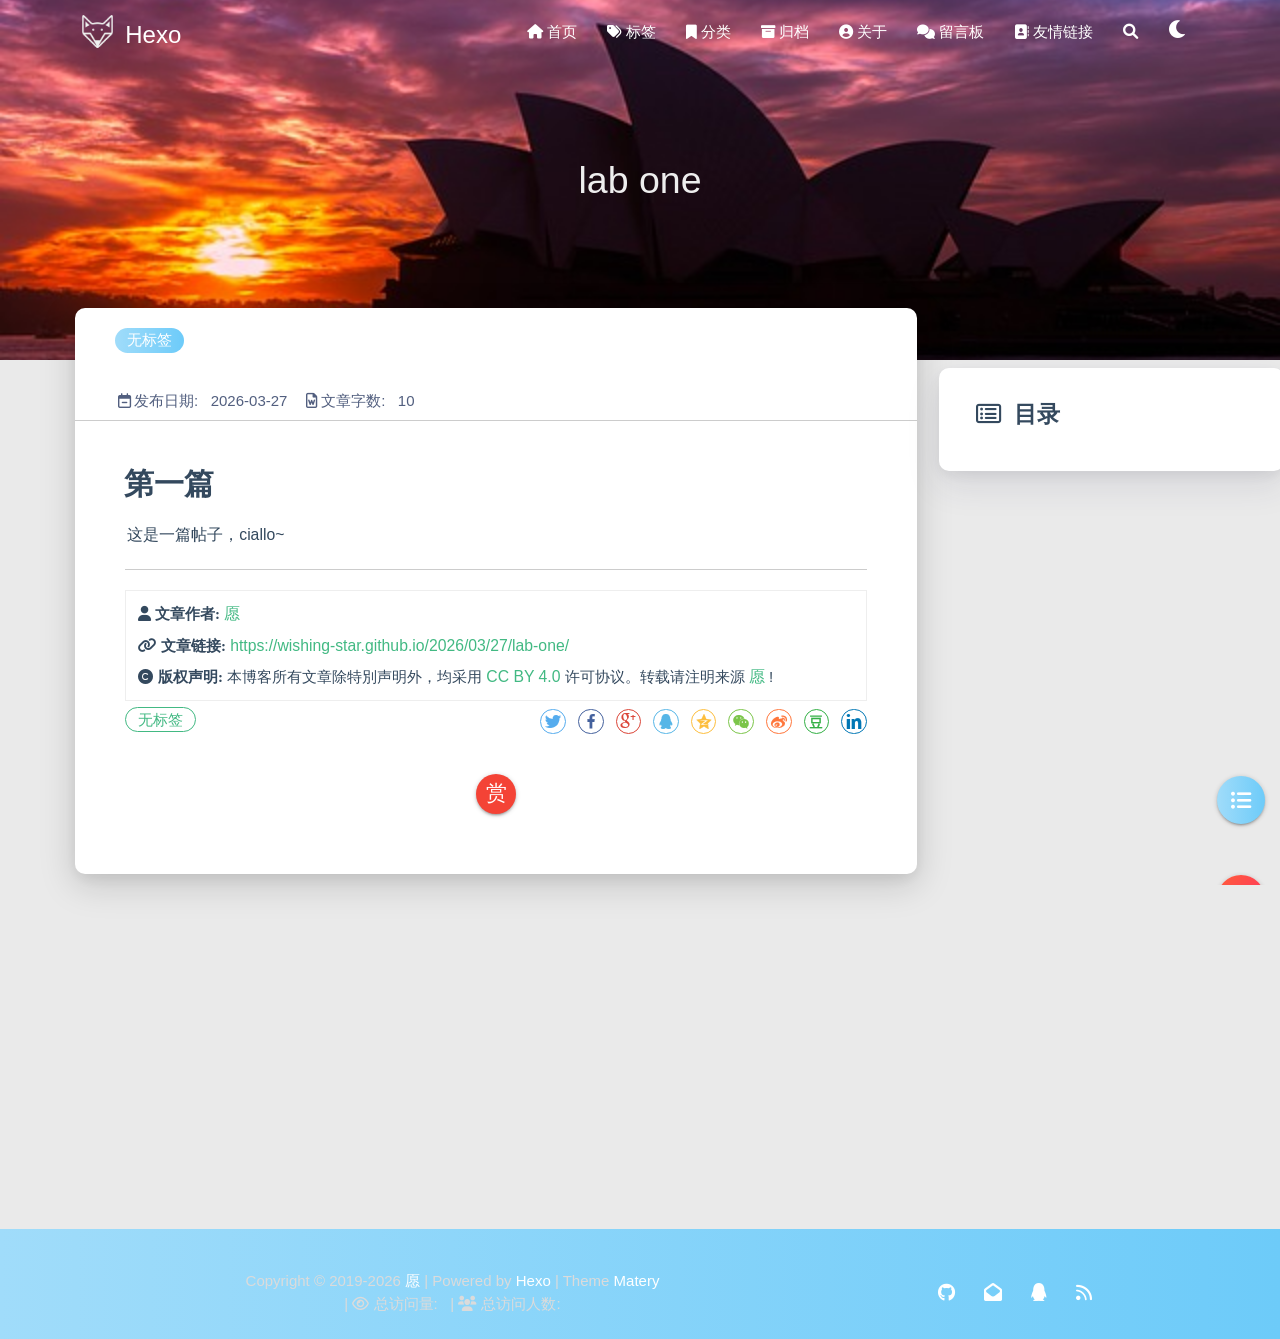
<file: 2026/03/27/lab-one/index.html>
<!DOCTYPE HTML>
<html lang="zh-CN">


<head>
    <meta charset="utf-8">
    <meta name="keywords" content="lab one, Hexo">
    <meta name="description" content="第一篇这是一篇帖子，ciallo~
">
    <meta http-equiv="X-UA-Compatible" content="IE=edge">
    <meta name="viewport" content="width=device-width, initial-scale=1.0, user-scalable=no">
    <meta name="renderer" content="webkit|ie-stand|ie-comp">
    <meta name="mobile-web-app-capable" content="yes">
    <meta name="format-detection" content="telephone=no">
    <meta name="apple-mobile-web-app-capable" content="yes">
    <meta name="apple-mobile-web-app-status-bar-style" content="black-translucent">
    <meta name="referrer" content="no-referrer-when-downgrade">
    <!-- Global site tag (gtag.js) - Google Analytics -->


    <title>lab one | Hexo</title>
    <link rel="icon" type="image/png" href="/favicon.png">
    


    <!-- bg-cover style     -->



<link rel="stylesheet" type="text/css" href="/libs/awesome/css/all.min.css">
<link rel="stylesheet" type="text/css" href="/libs/materialize/materialize.min.css">
<link rel="stylesheet" type="text/css" href="/libs/aos/aos.css">
<link rel="stylesheet" type="text/css" href="/libs/animate/animate.min.css">
<link rel="stylesheet" type="text/css" href="/libs/lightGallery/css/lightgallery.min.css">
<link rel="stylesheet" type="text/css" href="/css/matery.css">
<link rel="stylesheet" type="text/css" href="/css/my.css">
<link rel="stylesheet" type="text/css" href="/css/dark.css" media="none" onload="if(media!='all')media='all'">




    <link rel="stylesheet" href="/libs/tocbot/tocbot.css">
    <link rel="stylesheet" href="/css/post.css">




    
        <link rel="stylesheet" type="text/css" href="/css/reward.css">
    



    <script src="/libs/jquery/jquery-3.6.0.min.js"></script>

<meta name="generator" content="Hexo 8.1.1"></head>


<body>
    <header class="navbar-fixed">
    <nav id="headNav" class="bg-color nav-transparent">
        <div id="navContainer" class="nav-wrapper container">
            <div class="brand-logo">
                <a href="/" class="waves-effect waves-light">
                    
                    <img src="/medias/logo.png" class="logo-img" alt="LOGO">
                    
                    <span class="logo-span">Hexo</span>
                </a>
            </div>
            

<a href="#" data-target="mobile-nav" class="sidenav-trigger button-collapse"><i class="fas fa-bars"></i></a>
<ul class="right nav-menu">
  
  <li class="hide-on-med-and-down nav-item">
    
    <a href="/" class="waves-effect waves-light">
      
      <i class="fas fa-home" style="zoom: 0.6;"></i>
      
      <span>首页</span>
    </a>
    
  </li>
  
  <li class="hide-on-med-and-down nav-item">
    
    <a href="/tags" class="waves-effect waves-light">
      
      <i class="fas fa-tags" style="zoom: 0.6;"></i>
      
      <span>标签</span>
    </a>
    
  </li>
  
  <li class="hide-on-med-and-down nav-item">
    
    <a href="/categories" class="waves-effect waves-light">
      
      <i class="fas fa-bookmark" style="zoom: 0.6;"></i>
      
      <span>分类</span>
    </a>
    
  </li>
  
  <li class="hide-on-med-and-down nav-item">
    
    <a href="/archives" class="waves-effect waves-light">
      
      <i class="fas fa-archive" style="zoom: 0.6;"></i>
      
      <span>归档</span>
    </a>
    
  </li>
  
  <li class="hide-on-med-and-down nav-item">
    
    <a href="/about" class="waves-effect waves-light">
      
      <i class="fas fa-user-circle" style="zoom: 0.6;"></i>
      
      <span>关于</span>
    </a>
    
  </li>
  
  <li class="hide-on-med-and-down nav-item">
    
    <a href="/contact" class="waves-effect waves-light">
      
      <i class="fas fa-comments" style="zoom: 0.6;"></i>
      
      <span>留言板</span>
    </a>
    
  </li>
  
  <li class="hide-on-med-and-down nav-item">
    
    <a href="/friends" class="waves-effect waves-light">
      
      <i class="fas fa-address-book" style="zoom: 0.6;"></i>
      
      <span>友情链接</span>
    </a>
    
  </li>
  
  <li>
    <a href="#searchModal" class="modal-trigger waves-effect waves-light">
      <i id="searchIcon" class="fas fa-search" title="搜索" style="zoom: 0.85;"></i>
    </a>
  </li>
  <li>
    <a href="javascript:;" class="waves-effect waves-light" onclick="switchNightMode()" title="深色/浅色模式" >
      <i id="sum-moon-icon" class="fas fa-sun" style="zoom: 0.85;"></i>
    </a>
  </li>
</ul>


<div id="mobile-nav" class="side-nav sidenav">

    <div class="mobile-head bg-color">
        
        <img src="/medias/logo.png" class="logo-img circle responsive-img">
        
        <div class="logo-name">Hexo</div>
        <div class="logo-desc">
            
            Never really desperate, only the lost of the soul.
            
        </div>
    </div>

    <ul class="menu-list mobile-menu-list">
        
        <li class="m-nav-item">
	  
		<a href="/" class="waves-effect waves-light">
			
			    <i class="fa-fw fas fa-home"></i>
			
			首页
		</a>
          
        </li>
        
        <li class="m-nav-item">
	  
		<a href="/tags" class="waves-effect waves-light">
			
			    <i class="fa-fw fas fa-tags"></i>
			
			标签
		</a>
          
        </li>
        
        <li class="m-nav-item">
	  
		<a href="/categories" class="waves-effect waves-light">
			
			    <i class="fa-fw fas fa-bookmark"></i>
			
			分类
		</a>
          
        </li>
        
        <li class="m-nav-item">
	  
		<a href="/archives" class="waves-effect waves-light">
			
			    <i class="fa-fw fas fa-archive"></i>
			
			归档
		</a>
          
        </li>
        
        <li class="m-nav-item">
	  
		<a href="/about" class="waves-effect waves-light">
			
			    <i class="fa-fw fas fa-user-circle"></i>
			
			关于
		</a>
          
        </li>
        
        <li class="m-nav-item">
	  
		<a href="/contact" class="waves-effect waves-light">
			
			    <i class="fa-fw fas fa-comments"></i>
			
			留言板
		</a>
          
        </li>
        
        <li class="m-nav-item">
	  
		<a href="/friends" class="waves-effect waves-light">
			
			    <i class="fa-fw fas fa-address-book"></i>
			
			友情链接
		</a>
          
        </li>
        
        
        <li><div class="divider"></div></li>
        <li>
            <a href="https://github.com/blinkfox/hexo-theme-matery" class="waves-effect waves-light" target="_blank">
                <i class="fab fa-github-square fa-fw"></i>Fork Me
            </a>
        </li>
        
    </ul>
</div>


        </div>

        
            <style>
    .nav-transparent .github-corner {
        display: none !important;
    }

    .github-corner {
        position: absolute;
        z-index: 10;
        top: 0;
        right: 0;
        border: 0;
        transform: scale(1.1);
    }

    .github-corner svg {
        color: #0f9d58;
        fill: #fff;
        height: 64px;
        width: 64px;
    }

    .github-corner:hover .octo-arm {
        animation: a 0.56s ease-in-out;
    }

    .github-corner .octo-arm {
        animation: none;
    }

    @keyframes a {
        0%,
        to {
            transform: rotate(0);
        }
        20%,
        60% {
            transform: rotate(-25deg);
        }
        40%,
        80% {
            transform: rotate(10deg);
        }
    }
</style>

<a href="https://github.com/blinkfox/hexo-theme-matery" class="github-corner tooltipped hide-on-med-and-down" target="_blank"
   data-tooltip="Fork Me" data-position="left" data-delay="50">
    <svg viewBox="0 0 250 250" aria-hidden="true">
        <path d="M0,0 L115,115 L130,115 L142,142 L250,250 L250,0 Z"></path>
        <path d="M128.3,109.0 C113.8,99.7 119.0,89.6 119.0,89.6 C122.0,82.7 120.5,78.6 120.5,78.6 C119.2,72.0 123.4,76.3 123.4,76.3 C127.3,80.9 125.5,87.3 125.5,87.3 C122.9,97.6 130.6,101.9 134.4,103.2"
              fill="currentColor" style="transform-origin: 130px 106px;" class="octo-arm"></path>
        <path d="M115.0,115.0 C114.9,115.1 118.7,116.5 119.8,115.4 L133.7,101.6 C136.9,99.2 139.9,98.4 142.2,98.6 C133.8,88.0 127.5,74.4 143.8,58.0 C148.5,53.4 154.0,51.2 159.7,51.0 C160.3,49.4 163.2,43.6 171.4,40.1 C171.4,40.1 176.1,42.5 178.8,56.2 C183.1,58.6 187.2,61.8 190.9,65.4 C194.5,69.0 197.7,73.2 200.1,77.6 C213.8,80.2 216.3,84.9 216.3,84.9 C212.7,93.1 206.9,96.0 205.4,96.6 C205.1,102.4 203.0,107.8 198.3,112.5 C181.9,128.9 168.3,122.5 157.7,114.1 C157.9,116.9 156.7,120.9 152.7,124.9 L141.0,136.5 C139.8,137.7 141.6,141.9 141.8,141.8 Z"
              fill="currentColor" class="octo-body"></path>
    </svg>
</a>
        
    </nav>

</header>

    



<div class="bg-cover pd-header post-cover" style="background-image: url('/medias/featureimages/5.jpg')">
    <div class="container" style="right: 0px;left: 0px;">
        <div class="row">
            <div class="col s12 m12 l12">
                <div class="brand">
                    <h1 class="description center-align post-title">lab one</h1>
                </div>
            </div>
        </div>
    </div>
</div>




<main class="post-container content">

    
    <div class="row">
    <div id="main-content" class="col s12 m12 l9">
        <!-- 文章内容详情 -->
<div id="artDetail">
    <div class="card">
        <div class="card-content article-info">
            <div class="row tag-cate">
                <div class="col s7">
                    
                          <div class="article-tag">
                            <span class="chip bg-color">无标签</span>
                          </div>
                    
                </div>
                <div class="col s5 right-align">
                    
                </div>
            </div>

            <div class="post-info">
                
                <div class="post-date info-break-policy">
                    <i class="far fa-calendar-minus fa-fw"></i>发布日期:&nbsp;&nbsp;
                    2026-03-27
                </div>
                

                

                
                <div class="info-break-policy">
                    <i class="far fa-file-word fa-fw"></i>文章字数:&nbsp;&nbsp;
                    10
                </div>
                

                

                
            </div>
        </div>
        <hr class="clearfix">

        
        <!-- 是否加载使用自带的 prismjs. -->
        <link rel="stylesheet" href="/libs/prism/prism.min.css">
        

        

        <div class="card-content article-card-content">
            <div id="articleContent">
                <h1 id="第一篇"><a href="#第一篇" class="headerlink" title="第一篇"></a>第一篇</h1><p>这是一篇帖子，ciallo~</p>

                
            </div>
            <hr/>

            

    <div class="reprint" id="reprint-statement">
        
            <div class="reprint__author">
                <span class="reprint-meta" style="font-weight: bold;">
                    <i class="fas fa-user">
                        文章作者:
                    </i>
                </span>
                <span class="reprint-info">
                    <a href="/about" rel="external nofollow noreferrer">愿</a>
                </span>
            </div>
            <div class="reprint__type">
                <span class="reprint-meta" style="font-weight: bold;">
                    <i class="fas fa-link">
                        文章链接:
                    </i>
                </span>
                <span class="reprint-info">
                    <a href="https://wishing-star.github.io/2026/03/27/lab-one/">https://wishing-star.github.io/2026/03/27/lab-one/</a>
                </span>
            </div>
            <div class="reprint__notice">
                <span class="reprint-meta" style="font-weight: bold;">
                    <i class="fas fa-copyright">
                        版权声明:
                    </i>
                </span>
                <span class="reprint-info">
                    本博客所有文章除特別声明外，均采用
                    <a href="https://creativecommons.org/licenses/by/4.0/deed.zh" rel="external nofollow noreferrer" target="_blank">CC BY 4.0</a>
                    许可协议。转载请注明来源
                    <a href="/about" target="_blank">愿</a>
                    !
                </span>
            </div>
        
    </div>

    <script async defer>
      document.addEventListener("copy", function (e) {
        let toastHTML = '<span>复制成功，请遵循本文的转载规则</span><button class="btn-flat toast-action" onclick="navToReprintStatement()" style="font-size: smaller">查看</a>';
        M.toast({html: toastHTML})
      });

      function navToReprintStatement() {
        $("html, body").animate({scrollTop: $("#reprint-statement").offset().top - 80}, 800);
      }
    </script>



            <div class="tag_share" style="display: block;">
                <div class="post-meta__tag-list" style="display: inline-block;">
                    
                        <div class="article-tag">
                            <span class="chip bg-color">无标签</span>
                        </div>
                    
                </div>
                <div class="post_share" style="zoom: 80%; width: fit-content; display: inline-block; float: right; margin: -0.15rem 0;">
                    <link rel="stylesheet" type="text/css" href="/libs/share/css/share.min.css">
<div id="article-share">

    
    <div class="social-share" data-sites="twitter,facebook,google,qq,qzone,wechat,weibo,douban,linkedin" data-wechat-qrcode-helper="<p>微信扫一扫即可分享！</p>"></div>
    <script src="/libs/share/js/social-share.min.js"></script>
    

    

</div>

                </div>
            </div>
            
                <div id="reward">
    <a href="#rewardModal" class="reward-link modal-trigger btn-floating btn-medium waves-effect waves-light red">赏</a>

    <!-- Modal Structure -->
    <div id="rewardModal" class="modal">
        <div class="modal-content">
            <a class="close modal-close"><i class="fas fa-times"></i></a>
            <h4 class="reward-title">你的赏识是我前进的动力</h4>
            <div class="reward-content">
                <div class="reward-tabs">
                    <ul class="tabs row">
                        <li class="tab col s6 alipay-tab waves-effect waves-light"><a href="#alipay">支付宝</a></li>
                        <li class="tab col s6 wechat-tab waves-effect waves-light"><a href="#wechat">微 信</a></li>
                    </ul>
                    <div id="alipay">
                        <img src="/medias/reward/alipay.jpg" class="reward-img" alt="支付宝打赏二维码">
                    </div>
                    <div id="wechat">
                        <img src="/medias/reward/wechat.png" class="reward-img" alt="微信打赏二维码">
                    </div>
                </div>
            </div>
        </div>
    </div>
</div>

<script>
    $(function () {
        $('.tabs').tabs();
    });
</script>

            
        </div>
    </div>

    

    

    

    

    

    

    

    

    

<article id="prenext-posts" class="prev-next articles">
    <div class="row article-row">
        
        <div class="article col s12 m6" data-aos="fade-up" data-aos="fade-up">
            <div class="article-badge left-badge text-color">
                <i class="far fa-dot-circle"></i>&nbsp;本篇
            </div>
            <div class="card">
                <a href="/2026/03/27/lab-one/">
                    <div class="card-image">
                        
                        
                        <img src="/medias/featureimages/5.jpg" class="responsive-img" alt="lab one">
                        
                        <span class="card-title">lab one</span>
                    </div>
                </a>
                <div class="card-content article-content">
                    <div class="summary block-with-text">
                        
                            
                        
                    </div>
                    <div class="publish-info">
                            <span class="publish-date">
                                <i class="far fa-clock fa-fw icon-date"></i>2026-03-27
                            </span>
                        <span class="publish-author">
                            
                            <i class="fas fa-user fa-fw"></i>
                            愿
                            
                        </span>
                    </div>
                </div>

                
            </div>
        </div>
        
        
        <div class="article col s12 m6" data-aos="fade-up">
            <div class="article-badge right-badge text-color">
                下一篇&nbsp;<i class="fas fa-chevron-right"></i>
            </div>
            <div class="card">
                <a href="/2026/03/27/hello-world/">
                    <div class="card-image">
                        
                        
                        <img src="/medias/featureimages/12.jpg" class="responsive-img" alt="Hello World">
                        
                        <span class="card-title">Hello World</span>
                    </div>
                </a>
                <div class="card-content article-content">
                    <div class="summary block-with-text">
                        
                            
                        
                    </div>
                    <div class="publish-info">
                            <span class="publish-date">
                                <i class="far fa-clock fa-fw icon-date"></i>2026-03-27
                            </span>
                        <span class="publish-author">
                            
                            <i class="fas fa-user fa-fw"></i>
                            愿
                            
                        </span>
                    </div>
                </div>
                
            </div>
        </div>
        
    </div>
</article>

</div>



<!-- 代码块功能依赖 -->
<script type="text/javascript" src="/libs/codeBlock/codeBlockFuction.js"></script>


  <!-- 是否加载使用自带的 prismjs. -->
  <script type="text/javascript" src="/libs/prism/prism.min.js"></script>


<!-- 代码语言 -->

<script type="text/javascript" src="/libs/codeBlock/codeLang.js"></script>


<!-- 代码块复制 -->

<script type="text/javascript" src="/libs/codeBlock/codeCopy.js"></script>


<!-- 代码块收缩 -->

<script type="text/javascript" src="/libs/codeBlock/codeShrink.js"></script>



    </div>
    <div id="toc-aside" class="expanded col l3 hide-on-med-and-down">
        <div class="toc-widget card" style="background-color: white;">
            <div class="toc-title"><i class="far fa-list-alt"></i>&nbsp;&nbsp;目录</div>
            <div id="toc-content"></div>
        </div>
    </div>
</div>

<!-- TOC 悬浮按钮. -->

<div id="floating-toc-btn" class="hide-on-med-and-down">
    <a class="btn-floating btn-large bg-color">
        <i class="fas fa-list-ul"></i>
    </a>
</div>


<script src="/libs/tocbot/tocbot.min.js"></script>
<script>
    $(function () {
        tocbot.init({
            tocSelector: '#toc-content',
            contentSelector: '#articleContent',
            headingsOffset: -($(window).height() * 0.4 - 45),
            collapseDepth: Number('0'),
            headingSelector: 'h2, h3, h4'
        });

        // Set scroll toc fixed.
        let tocHeight = parseInt($(window).height() * 0.4 - 64);
        let $tocWidget = $('.toc-widget');
        $(window).scroll(function () {
            let scroll = $(window).scrollTop();
            /* add post toc fixed. */
            if (scroll > tocHeight) {
                $tocWidget.addClass('toc-fixed');
            } else {
                $tocWidget.removeClass('toc-fixed');
            }
        });

        
        /* 修复文章卡片 div 的宽度. */
        let fixPostCardWidth = function (srcId, targetId) {
            let srcDiv = $('#' + srcId);
            if (srcDiv.length === 0) {
                return;
            }

            let w = srcDiv.width();
            if (w >= 450) {
                w = w + 21;
            } else if (w >= 350 && w < 450) {
                w = w + 18;
            } else if (w >= 300 && w < 350) {
                w = w + 16;
            } else {
                w = w + 14;
            }
            $('#' + targetId).width(w);
        };

        // 切换TOC目录展开收缩的相关操作.
        const expandedClass = 'expanded';
        let $tocAside = $('#toc-aside');
        let $mainContent = $('#main-content');
        $('#floating-toc-btn .btn-floating').click(function () {
            if ($tocAside.hasClass(expandedClass)) {
                $tocAside.removeClass(expandedClass).hide();
                $mainContent.removeClass('l9');
            } else {
                $tocAside.addClass(expandedClass).show();
                $mainContent.addClass('l9');
            }
            fixPostCardWidth('artDetail', 'prenext-posts');
        });
        
    });
</script>

    

</main>




    <footer class="page-footer bg-color">
    
        <link rel="stylesheet" href="/libs/aplayer/APlayer.min.css">
<style>
    .aplayer .aplayer-lrc p {
        
        display: none;
        
        font-size: 12px;
        font-weight: 700;
        line-height: 16px !important;
    }

    .aplayer .aplayer-lrc p.aplayer-lrc-current {
        
        display: none;
        
        font-size: 15px;
        color: #42b983;
    }

    
    .aplayer.aplayer-fixed.aplayer-narrow .aplayer-body {
        left: -66px !important;
    }

    .aplayer.aplayer-fixed.aplayer-narrow .aplayer-body:hover {
        left: 0px !important;
    }

    
</style>
<div class="">
    
    <div class="row">
        <meting-js class="col l8 offset-l2 m10 offset-m1 s12"
                   server="netease"
                   type="playlist"
                   id="503838841"
                   fixed='true'
                   autoplay='false'
                   theme='#42b983'
                   loop='all'
                   order='random'
                   preload='auto'
                   volume='0.7'
                   list-folded='true'
        >
        </meting-js>
    </div>
</div>

<script src="/libs/aplayer/APlayer.min.js"></script>
<script src="/libs/aplayer/Meting.min.js"></script>

    

    <div class="container row center-align"
         style="margin-bottom: 0px !important;">
        <div class="col s12 m8 l8 copy-right">
            Copyright&nbsp;&copy;
            
                <span id="year">2019-2026</span>
            
            <a href="/about" target="_blank">愿</a>
            |&nbsp;Powered by&nbsp;<a href="https://hexo.io/" target="_blank">Hexo</a>
            |&nbsp;Theme&nbsp;<a href="https://github.com/blinkfox/hexo-theme-matery" target="_blank">Matery</a>
            
            <br>
            
            
            
                
            
            
                <span id="busuanzi_container_site_pv">
                &nbsp;|&nbsp;<i class="far fa-eye"></i>&nbsp;总访问量:&nbsp;
                    <span id="busuanzi_value_site_pv" class="white-color"></span>
            </span>
            
            
                <span id="busuanzi_container_site_uv">
                &nbsp;|&nbsp;<i class="fas fa-users"></i>&nbsp;总访问人数:&nbsp;
                    <span id="busuanzi_value_site_uv" class="white-color"></span>
            </span>
            
            <br>

            <!-- 运行天数提醒. -->
            
            <br>
            
        </div>
        <div class="col s12 m4 l4 social-link social-statis">
    <a href="https://github.com/blinkfox" class="tooltipped" target="_blank" data-tooltip="访问我的GitHub" data-position="top" data-delay="50">
        <i class="fab fa-github"></i>
    </a>



    <a href="mailto:1181062873@qq.com" class="tooltipped" target="_blank" data-tooltip="邮件联系我" data-position="top" data-delay="50">
        <i class="fas fa-envelope-open"></i>
    </a>







    <a href="tencent://AddContact/?fromId=50&fromSubId=1&subcmd=all&uin=1181062873" class="tooltipped" target="_blank" data-tooltip="QQ联系我: 1181062873" data-position="top" data-delay="50">
        <i class="fab fa-qq"></i>
    </a>







    <a href="/atom.xml" class="tooltipped" target="_blank" data-tooltip="RSS 订阅" data-position="top" data-delay="50">
        <i class="fas fa-rss"></i>
    </a>

</div>
    </div>
</footer>

<div class="progress-bar"></div>


    <!-- 搜索遮罩框 -->
<div id="searchModal" class="modal">
    <div class="modal-content">
        <div class="search-header">
            <span class="title"><i class="fas fa-search"></i>&nbsp;&nbsp;搜索</span>
            <input type="search" id="searchInput" name="s" placeholder="请输入搜索的关键字"
                   class="search-input">
        </div>
        <div id="searchResult"></div>
    </div>
</div>

<script type="text/javascript">
$(function () {
    var searchFunc = function (path, search_id, content_id) {
        'use strict';
        $.ajax({
            url: path,
            dataType: "xml",
            success: function (xmlResponse) {
                // get the contents from search data
                var datas = $("entry", xmlResponse).map(function () {
                    return {
                        title: $("title", this).text(),
                        content: $("content", this).text(),
                        url: $("url", this).text()
                    };
                }).get();
                var $input = document.getElementById(search_id);
                var $resultContent = document.getElementById(content_id);
                $input.addEventListener('input', function () {
                    var str = '<ul class=\"search-result-list\">';
                    var keywords = this.value.trim().toLowerCase().split(/[\s\-]+/);
                    $resultContent.innerHTML = "";
                    if (this.value.trim().length <= 0) {
                        return;
                    }
                    // perform local searching
                    datas.forEach(function (data) {
                        var isMatch = true;
                        var data_title = data.title.trim().toLowerCase();
                        var data_content = data.content.trim().replace(/<[^>]+>/g, "").toLowerCase();
                        var data_url = data.url;
                        data_url = data_url.indexOf('/') === 0 ? data.url : '/' + data_url;
                        var index_title = -1;
                        var index_content = -1;
                        var first_occur = -1;
                        // only match artiles with not empty titles and contents
                        if (data_title !== '' && data_content !== '') {
                            keywords.forEach(function (keyword, i) {
                                index_title = data_title.indexOf(keyword);
                                index_content = data_content.indexOf(keyword);
                                if (index_title < 0 && index_content < 0) {
                                    isMatch = false;
                                } else {
                                    if (index_content < 0) {
                                        index_content = 0;
                                    }
                                    if (i === 0) {
                                        first_occur = index_content;
                                    }
                                }
                            });
                        }
                        // show search results
                        if (isMatch) {
                            str += "<li><a href='" + data_url + "' class='search-result-title'>" + data_title + "</a>";
                            var content = data.content.trim().replace(/<[^>]+>/g, "");
                            if (first_occur >= 0) {
                                // cut out 100 characters
                                var start = first_occur - 20;
                                var end = first_occur + 80;
                                if (start < 0) {
                                    start = 0;
                                }
                                if (start === 0) {
                                    end = 100;
                                }
                                if (end > content.length) {
                                    end = content.length;
                                }
                                var match_content = content.substr(start, end);
                                // highlight all keywords
                                keywords.forEach(function (keyword) {
                                    var regS = new RegExp(keyword, "gi");
                                    match_content = match_content.replace(regS, "<em class=\"search-keyword\">" + keyword + "</em>");
                                });

                                str += "<p class=\"search-result\">" + match_content + "...</p>"
                            }
                            str += "</li>";
                        }
                    });
                    str += "</ul>";
                    $resultContent.innerHTML = str;
                });
            }
        });
    };

    searchFunc('/search.xml', 'searchInput', 'searchResult');
});
</script>

    <!-- 白天和黑夜主题 -->
<div class="stars-con">
    <div id="stars"></div>
    <div id="stars2"></div>
    <div id="stars3"></div>  
</div>

<script>
    function switchNightMode() {
        $('<div class="Cuteen_DarkSky"><div class="Cuteen_DarkPlanet"></div></div>').appendTo($('body')),
        setTimeout(function () {
            $('body').hasClass('DarkMode') 
            ? ($('body').removeClass('DarkMode'), localStorage.setItem('isDark', '0'), $('#sum-moon-icon').removeClass("fa-sun").addClass('fa-moon')) 
            : ($('body').addClass('DarkMode'), localStorage.setItem('isDark', '1'), $('#sum-moon-icon').addClass("fa-sun").removeClass('fa-moon')),
            
            setTimeout(function () {
            $('.Cuteen_DarkSky').fadeOut(1e3, function () {
                $(this).remove()
            })
            }, 2e3)
        })
    }
</script>

    <!-- 回到顶部按钮 -->
<div id="backTop" class="top-scroll">
    <a class="btn-floating btn-large waves-effect waves-light" href="#!">
        <i class="fas fa-arrow-up"></i>
    </a>
</div>


    <script src="/libs/materialize/materialize.min.js"></script>
    <script src="/libs/masonry/masonry.pkgd.min.js"></script>
    <script src="/libs/aos/aos.js"></script>
    <script src="/libs/scrollprogress/scrollProgress.min.js"></script>
    <script src="/libs/lightGallery/js/lightgallery-all.min.js"></script>
    <script src="/js/matery.js"></script>

    

    
    
    

    <!-- 雪花特效 -->
    

    <!-- 鼠标星星特效 -->
    

     
        <script src="https://ssl.captcha.qq.com/TCaptcha.js"></script>
        <script src="/libs/others/TencentCaptcha.js"></script>
        <button id="TencentCaptcha" data-appid="xxxxxxxxxx" data-cbfn="callback" type="button" hidden></button>
    

    <!-- Baidu Analytics -->

    <!-- Baidu Push -->

<script>
    (function () {
        var bp = document.createElement('script');
        var curProtocol = window.location.protocol.split(':')[0];
        if (curProtocol === 'https') {
            bp.src = 'https://zz.bdstatic.com/linksubmit/push.js';
        } else {
            bp.src = 'http://push.zhanzhang.baidu.com/push.js';
        }
        var s = document.getElementsByTagName("script")[0];
        s.parentNode.insertBefore(bp, s);
    })();
</script>

    
    <script src="/libs/others/clicklove.js" async="async"></script>
    
    
    <script async src="/libs/others/busuanzi.pure.mini.js"></script>
    

    

    

    <!--腾讯兔小巢-->
    
    

    

    

    
    <script src="/libs/instantpage/instantpage.js" type="module"></script>
    

</body>

</html>
</file>
<file: css/indexcover.css>
.carousel-control {
    width: 45px;
    height: 45px;
    line-height: 55px;
    border-radius: 45px;
    background: transparent;
    cursor: pointer;
    z-index: 100;
    display: flex;
    justify-content: center;
    align-items: center;
}

#prev-cover {
    position: absolute;
    top: 48%;
    left: 8px;
}

#next-cover {
    position: absolute;
    top: 48%;
    right: 8px;;
}

#prev-cover i {
    margin-right: 3px;
}

#next-cover i {
    margin-left: 3px;
}

.carousel-control:hover {
    background-color: rgba(0, 0, 0, .4);
}

.carousel-control i {
    color: #fff;
    font-size: 2.4rem;
}
</file>
<file: css/matery.css>
/*全局基础样式*/
/*小屏幕下(手机类)的样式*/
@media only screen and (max-width: 601px) {
    .container {
        width: 95%;
    }
}

/*中等屏幕下(平板类)的样式*/
@media only screen and (min-width: 600px) and (max-width: 992px) {
    .container {
        width: 90%;
    }
}

/*大屏幕下(桌面类)的样式*/
@media only screen and (min-width: 993px) {
    .container {
        width: 90%;
        max-width: 1125px;
    }

    .head-container {
        position: absolute;
        padding: 0 30px;
        width: 100%;
    }

    .post-container {
        width: 90%;
        margin: 0 auto;
        max-width: 1250px;
    }
}

body {
    background-color: #eaeaea;
    margin: 0;
    color: #34495e;
    overflow-x: hidden;
    overflow-y: auto;
}

h1 {
    margin: 48px 0 22px -5px;
    font-size: 2.0rem;
    font-weight: bold;
    line-height: 2.0rem;
}

h2 {
    margin: 42px 0 18px -5px;
    font-size: 1.8rem;
    font-weight: bold;
    line-height: 1.8rem;
}

h3 {
    margin: 38px 0 15px -4px;
    font-size: 1.6rem;
    font-weight: bold;
    line-height: 1.7rem;
}

h4 {
    margin: 32px 0 12px -4px;
    font-size: 1.45rem;
    font-weight: bold;
    line-height: 1.45rem;
}

h5 {
    margin: 28px 0 8px -4px;
    font-size: 1.2rem;
    font-weight: bold;
    line-height: 1.2rem;
}

h6 {
    margin: 22px 0 4px -4px;
    font-size: 1.1rem;
    line-height: 1.1rem;
}

p {
    font-size: 1rem;
    line-height: 1.5rem;
}

hr {
    margin: 20px 0;
    border: 0;
    border-top: 1px solid #ccc;
}

blockquote {
    border-left: 5px solid #42b983;
    padding: 1rem 0.8rem 0.2rem 0.8rem;
    color: #666;
    background-color: rgba(66, 185, 131, .1);
}

pre {
    padding: 2rem 1rem 1rem 3rem !important;
    border-radius: 0.35rem;
    tab-size: 4;
}

.code-area::after {
    content: " ";
    position: absolute;
    border-radius: 50%;
    background: #ff5f56;
    width: 12px;
    height: 12px;
    top: 0;
    left: 12px;
    margin-top: 12px;
    -webkit-box-shadow: 20px 0 #ffbd2e, 40px 0 #27c93f;
    box-shadow: 20px 0 #ffbd2e, 40px 0 #27c93f;
}

code {
    padding: 1px 5px;
    top: 13px !important;
    font-family: Inconsolata, Monaco, Consolas, 'Courier New', Courier, monospace;
    font-size: 0.91rem;
    color: #e96900;
    background-color: #f8f8f8;
    border-radius: 2px;
}

.code_copy {
    position: absolute;
    top: 0.7rem;
    right: 25px;
    z-index: 1;
    filter: invert(50%);
    cursor: pointer;
}

.codecopy_notice {
    position: absolute;
    top: 0.7rem;
    right: 6px;
    z-index: 1;
    filter: invert(50%);
    opacity: 0;
}

.code_lang {
    position: absolute;
    top: 1.2rem;
    right: 46px;
    line-height: 0;
    font-weight: bold;
    font-family: Consolas, Monaco, 'Andale Mono', 'Ubuntu Mono', monospace;
    z-index: 1;
    filter: invert(50%);
    cursor: pointer;
}

.code-expand {
    position: absolute;
    top: 4px;
    right: 0;
    filter: invert(50%);
    padding: 7px;
    z-index: 999 !important;
    cursor: pointer;
    transition: all .3s;
    transform: rotate(0deg);
}

.code-closed .code-expand {
    transform: rotate(-180deg) !important;
    transition: all .3s;
}

.code-closed pre::before {
    height: 0;
}

pre code {
    padding: 0;
    color: #e8eaf6;
    background-color: #272822;
}

/* 键盘 kbd 标签样式 */
kbd {
    margin: 0 3px;
    padding: 3px 5px;
    border-radius: 3px;
    border: 1px solid #b4b4b4;
    box-shadow: 0 1px 3px rgba(0, 0, 0, 0.25), 0 2px 1px 0 rgba(255, 255, 255, 0.6) inset;
    font-family: Consolas, Monaco, 'Andale Mono', 'Ubuntu Mono', monospace;
    font-size: 0.9rem;
    font-weight: 600;
    background-color: #f8f8f8;
    color: #34495e;
    line-height: 1.8rem;
    white-space: nowrap;
}

b,
strong {
    font-weight: bold;
}

dfn {
    font-style: italic;
}

small {
    font-size: 85%;
}

cite {
    font-style: normal;
}

mark {
    background-color: #fcf8e3;
    padding: .2em;
}

.card {
    border-radius: 10px;
    box-shadow: 0 15px 35px rgba(50, 50, 93, .1), 0 5px 15px rgba(0, 0, 0, .07) !important;
}

.card .card-image img {
    border-radius: 8px 8px 0 0;
    /* 修改文章列表图片填充样式为 cover 以覆盖整个区域而不会被缩放 */
    object-fit: cover;
}

.container .row {
    margin-bottom: 0;
}

.bg-color {
    background-image: linear-gradient(to right, #a0dcfa 0%, #6dcbf9 100%);
}

.text-color {
    color: #73cffd !important;
}

.white-color {
    color: #fff;
}

.progress-bar {
    height: 4px;
    position: fixed;
    bottom: 0;
    z-index: 300;
    background: linear-gradient(to right, #4cbf30 0%, #0f9d58 100%);
    opacity: 0.8;
}

.sidenav-overlay {
    z-index: 500;
}

.pd-header {
    margin-top: -64px;
}

header .side-nav {
    width: 240px;
    z-index: 999;
    box-shadow: 0 2px 5px 0 rgba(0, 0, 0, 0.16), 0 7px 10px 0 rgba(0, 0, 0, 0.12);
}

nav {
    box-shadow: 0 2px 5px 0 rgba(0, 0, 0, 0.16), 0 7px 10px 0 rgba(0, 0, 0, 0.12);
}

header .nav-transparent {
    background-color: transparent !important;
    background-image: none;
    box-shadow: none;
}

header nav .brand-span {
    font-size: 1.45rem;
}

header .brand-logo .logo-img {
    height: 45px;
    vertical-align: middle;
    padding-bottom: 6px;
}

header .brand-logo .logo-span {
    font-size: 1.6rem;
}

/*修改顶部 logo 的文字垂直对齐为 top，避免默认 middle 看起来偏下*/
header .brand-logo .waves-effect {
    vertical-align: top;
}

header .button-collapse i {
    font-size: 1.5rem;
}

header .side-nav .mobile-head {
    padding: 0 15px;
}

header .side-nav .mobile-head img {
    margin-top: 30px;
    width: 75px;
    height: 75px;
}

header .side-nav .mobile-head .logo-name {
    margin-top: -30px;
    padding-left: 10px;
    font-size: 1.5rem;
}

header .side-nav .mobile-head .logo-desc {
    margin-top: -10px;
    padding-left: 10px;
    padding-bottom: 10px;
    font-size: 0.8rem;
    line-height: 1.3rem;
    color: #e3e3e3;
}

header .side-nav .menu-list li {
    padding: 0;
    margin-left: -15px;
}

header .side-nav .menu-list a {
    height: 50px;
    line-height: 50px;
    color: #34495e !important;
}

.mobile-menu-list a i {
    margin-left: 8px !important;
    font-size: 1.16rem;
    color: #34495e !important;
}

header .side-nav .fa-fw {
    width: 3.3rem;
    text-align: left;
}

header .side-nav .social-link {
    position: absolute;
    bottom: 45px;
    padding-left: 15px;
}

.social-link a {
    font-size: 1.2rem;
    display: inline;
    padding: 0 12px;
}

.cover-btns {
    position: relative;
    top: 10vh;
    text-align: center;
}

.cover-btns a {
    margin: 10px 15px;
    padding: 0 35px;
    height: 45px;
    line-height: 45px;
    font-size: 1rem;
    color: #fff;
    border: 1px solid #fff;
    background-color: transparent;
    border-radius: 30px;
    box-shadow: none;
}

.cover-btns a:hover {
    border: 1px solid #f44336;
    background-color: #f44336;
    box-shadow: 0 14px 26px -12px rgba(233, 30, 99, 0.42),
    0 4px 23px 0 rgba(0, 0, 0, 0.12),
    0 8px 10px -5px rgba(233, 30, 99, 0.2);
}

.cover-btns a i {
    font-size: 1.1rem;
    padding-right: 5px;
}

.scroll-down {
    background: #333;
    margin: 100px auto;
    -webkit-animation: scroll-down 1.5s infinite;
    -moz-animation: scroll-down 1.5s infinite;
    -o-animation: scroll-down 1.5s infinite;
    animation: scroll-down 1.5s infinite;
}

@-moz-keyframes scroll-down {
    0% {
        opacity: 0.4;
        -ms-filter: "progid:DXImageTransform.Microsoft.Alpha(Opacity=40)";
        filter: alpha(opacity=40);
        top: 0;
    }

    50% {
        opacity: 1;
        -ms-filter: none;
        filter: none;
        top: -16px;
    }

    100% {
        opacity: 0.4;
        -ms-filter: "progid:DXImageTransform.Microsoft.Alpha(Opacity=40)";
        filter: alpha(opacity=40);
        top: 0;
    }
}

@-webkit-keyframes scroll-down {
    0% {
        opacity: 0.4;
        -ms-filter: "progid:DXImageTransform.Microsoft.Alpha(Opacity=40)";
        filter: alpha(opacity=40);
        top: 0;
    }

    50% {
        opacity: 1;
        -ms-filter: none;
        filter: none;
        top: -16px;
    }

    100% {
        opacity: 0.4;
        -ms-filter: "progid:DXImageTransform.Microsoft.Alpha(Opacity=40)";
        filter: alpha(opacity=40);
        top: 0;
    }
}

@-o-keyframes scroll-down {
    0% {
        opacity: 0.4;
        -ms-filter: "progid:DXImageTransform.Microsoft.Alpha(Opacity=40)";
        filter: alpha(opacity=40);
        top: 0;
    }

    50% {
        opacity: 1;
        -ms-filter: none;
        filter: none;
        top: -16px;
    }

    100% {
        opacity: 0.4;
        -ms-filter: "progid:DXImageTransform.Microsoft.Alpha(Opacity=40)";
        filter: alpha(opacity=40);
        top: 0;
    }
}

@keyframes scroll-down {
    0% {
        opacity: 0.4;
        -ms-filter: "progid:DXImageTransform.Microsoft.Alpha(Opacity=40)";
        filter: alpha(opacity=40);
        top: 0;
    }

    50% {
        opacity: 1;
        -ms-filter: none;
        filter: none;
        top: -16px;
    }

    100% {
        opacity: 0.4;
        -ms-filter: "progid:DXImageTransform.Microsoft.Alpha(Opacity=40)";
        filter: alpha(opacity=40);
        top: 0;
    }
}

.cover-social-link {
    position: relative;
    top: 23vh;
    width: 100%;
    text-align: center;
}

.cover-social-link a {
    padding: 0 15px;
    font-size: 1.35rem;
    color: #fff;
}

header .go-back {
    float: left;
    position: relative;
    padding-left: 5px;
    padding-right: 5px;
    z-index: 1;
    height: 56px;
}

header .go-back i {
    font-size: 1.6rem;
    font-weight: 200;
    line-height: 56px;
}

/* 背景图效果. */
.bg-cover {
    position: relative;
    display: flex;
    align-items: center;
    height: 60vh;
    padding: 0;
    border: 0;
    overflow: hidden;
    background-position: center center;
    background-size: cover;
    transform: translate3d(0px, 0px, 0px);
}

.index-cover {
    height: 100vh;
}

.post-cover {
    height: 40vh !important;
}

/* .bg-cover:after {
    -webkit-animation: rainbow 60s infinite;
    animation: rainbow 60s infinite;
} */

.bg-cover:before,
.bg-cover:after {
    position: absolute;
    z-index: 1;
    width: 100%;
    height: 100%;
    display: block;
    left: 0;
    top: 0;
    content: "";
}

.bg-cover .container {
    position: relative;
    color: #fff;
    z-index: 2;
}

.bg-cover .title {
    font-size: 4rem;
    line-height: 1.2em;
    margin-bottom: 20px;
    position: relative;
}

.bg-cover .description {
    font-weight: 300;
    font-size: 1.25rem;
    line-height: 1.4em;
    color: #eee;
}

.bg-cover .post-title {
    margin: 0 auto;
    font-size: 2.5rem;
    font-weight: 400;
}

@-webkit-keyframes rainbow {

    0%,
    100% {
        background: rgba(156, 39, 176, 0.75);
        background: linear-gradient(45deg, rgba(156, 39, 176, 0.75) 0%, rgba(156, 39, 176, 0.65) 100%);
        background: -moz-linear-gradient(135deg, rgba(156, 39, 176, 0.75) 0%, rgba(156, 39, 176, 0.65) 100%);
        background: -webkit-linear-gradient(135deg, rgba(156, 39, 176, 0.75) 0%, rgba(156, 39, 176, 0.65) 100%);
    }

    16% {
        background: rgba(132, 13, 121, 0.75);
        background: linear-gradient(45deg, rgba(132, 13, 121, 0.75) 0%, rgba(132, 13, 121, 0.65) 100%);
        background: -moz-linear-gradient(135deg, rgba(132, 13, 121, 0.75) 0%, rgba(132, 13, 121, 0.65) 100%);
        background: -webkit-linear-gradient(135deg, rgba(132, 13, 121, 0.75) 0%, rgba(132, 13, 121, 0.65) 100%);
    }

    32% {
        background: rgba(239, 83, 80, 0.75);
        background: linear-gradient(45deg, rgba(239, 83, 80, 0.75) 0%, rgba(239, 83, 80, 0.65) 100%);
        background: -moz-linear-gradient(135deg, rgba(239, 83, 80, 0.75) 0%, rgba(239, 83, 80, 0.65) 100%);
        background: -webkit-linear-gradient(135deg, rgba(239, 83, 80, 0.75) 0%, rgba(239, 83, 80, 0.65) 100%);
    }

    48% {
        background: rgba(255, 87, 34, 0.75);
        background: linear-gradient(45deg, rgba(255, 87, 34, 0.75) 0%, rgba(255, 87, 34, 0.65) 100%);
        background: -moz-linear-gradient(135deg, rgba(255, 87, 34, 0.75) 0%, rgba(255, 87, 34, 0.65) 100%);
        background: -webkit-linear-gradient(135deg, rgba(255, 87, 34, 0.75) 0%, rgba(255, 87, 34, 0.65) 100%);
    }

    64% {
        background: rgba(255, 160, 0, 0.75);
        background: linear-gradient(45deg, rgba(255, 160, 0, 0.75) 0%, rgba(255, 160, 0, 0.65) 100%);
        background: -moz-linear-gradient(135deg, rgba(255, 160, 0, 0.75) 0%, rgba(255, 112, 66, 0.65) 100%);
        background: -webkit-linear-gradient(135deg, rgba(255, 160, 0, 0.75) 0%, rgba(255, 160, 0, 0.65) 100%);
    }

    80% {
        background: rgba(233, 30, 99, 0.75);
        background: linear-gradient(45deg, rgba(233, 30, 99, 0.75) 0%, rgba(233, 30, 99, 0.65) 100%);
        background: -moz-linear-gradient(135deg, rgba(233, 30, 99, 0.75) 0%, rgba(233, 30, 99, 0.65) 100%);
        background: -webkit-linear-gradient(135deg, rgba(2233, 30, 99, 0.75) 0%, rgba(233, 30, 99, 0.65) 100%);
    }
}

@keyframes rainbow {

    0%,
    100% {
        background: rgba(156, 39, 176, 0.75);
        background: linear-gradient(45deg, rgba(156, 39, 176, 0.75) 0%, rgba(156, 39, 176, 0.65) 100%);
        background: -moz-linear-gradient(135deg, rgba(156, 39, 176, 0.75) 0%, rgba(156, 39, 176, 0.65) 100%);
        background: -webkit-linear-gradient(135deg, rgba(156, 39, 176, 0.75) 0%, rgba(156, 39, 176, 0.65) 100%);
    }

    16% {
        background: rgba(132, 13, 121, 0.75);
        background: linear-gradient(45deg, rgba(132, 13, 121, 0.75) 0%, rgba(132, 13, 121, 0.65) 100%);
        background: -moz-linear-gradient(135deg, rgba(132, 13, 121, 0.75) 0%, rgba(132, 13, 121, 0.65) 100%);
        background: -webkit-linear-gradient(135deg, rgba(132, 13, 121, 0.75) 0%, rgba(132, 13, 121, 0.65) 100%);
    }

    32% {
        background: rgba(239, 83, 80, 0.75);
        background: linear-gradient(45deg, rgba(239, 83, 80, 0.75) 0%, rgba(239, 83, 80, 0.65) 100%);
        background: -moz-linear-gradient(135deg, rgba(239, 83, 80, 0.75) 0%, rgba(239, 83, 80, 0.65) 100%);
        background: -webkit-linear-gradient(135deg, rgba(239, 83, 80, 0.75) 0%, rgba(239, 83, 80, 0.65) 100%);
    }

    48% {
        background: rgba(255, 87, 34, 0.75);
        background: linear-gradient(45deg, rgba(255, 87, 34, 0.75) 0%, rgba(255, 87, 34, 0.65) 100%);
        background: -moz-linear-gradient(135deg, rgba(255, 87, 34, 0.75) 0%, rgba(255, 87, 34, 0.65) 100%);
        background: -webkit-linear-gradient(135deg, rgba(255, 87, 34, 0.75) 0%, rgba(255, 87, 34, 0.65) 100%);
    }

    64% {
        background: rgba(255, 160, 0, 0.75);
        background: linear-gradient(45deg, rgba(255, 160, 0, 0.75) 0%, rgba(255, 160, 0, 0.65) 100%);
        background: -moz-linear-gradient(135deg, rgba(255, 160, 0, 0.75) 0%, rgba(255, 112, 66, 0.65) 100%);
        background: -webkit-linear-gradient(135deg, rgba(255, 160, 0, 0.75) 0%, rgba(255, 160, 0, 0.65) 100%);
    }

    80% {
        background: rgba(233, 30, 99, 0.75);
        background: linear-gradient(45deg, rgba(233, 30, 99, 0.75) 0%, rgba(233, 30, 99, 0.65) 100%);
        background: -moz-linear-gradient(135deg, rgba(233, 30, 99, 0.75) 0%, rgba(233, 30, 99, 0.65) 100%);
        background: -webkit-linear-gradient(135deg, rgba(2233, 30, 99, 0.75) 0%, rgba(233, 30, 99, 0.65) 100%);
    }
}

.index-card {
    margin-top: -10px;
    padding-top: 20px;
}

.carousel-post .title {
    font-size: 2.6rem;
}

.dream {
    margin-top: 20px;
    margin-bottom: 40px;
}

.dream .title,
.music-player .title,
.video-player .title {
    margin-bottom: 20px;
    font-size: 2rem;
    font-weight: 700;
}

.dream .text {
    opacity: .6;
    font-size: 1.1rem;
}

.music-player,
.video-player {
    margin-top: 10px;
    margin-bottom: 50px;
}

.music,
.dplayer-video {
    box-shadow: 0 5px 20px 0 rgba(0, 0, 0, .2), 0 10px 20px -12px rgba(0, 0, 0, .5) !important;
}

#recommend-sections {
    margin-top: -30px;
    padding-top: 30px;
}

.index-card .card .card-content {
    padding: 20px 40px;
}

@media only screen and (min-width: 1418px) {
    .recommend {
        margin-top: 20px;
        padding: 0 0.75rem;
    }
}

@media only screen and (max-width: 601px) {
    .index-card .card .card-content {
        padding: 10px 10px;
    }
}

/*中等屏幕下(平板类)的样式*/
@media only screen and (min-width: 600px) and (max-width: 992px) {
    .index-card .card .card-content {
        padding: 20px 20px;
    }
}

.recommend .row .col {
    padding: 0 1.25rem;
}

.recommend .title {
    margin-top: 25px;
    margin-bottom: 25px;
    text-align: center;
    font-size: 1.8rem;
    font-weight: 700;
    line-height: 1.8rem;
}

.recommend .post-card:before {
    position: absolute;
    z-index: 0;
    width: 100%;
    height: 100%;
    display: block;
    left: 0;
    top: 0;
    content: "";
    background-color: rgba(0, 0, 0, .3);
    border-radius: 10px;
}

.recommend .post-card {
    position: relative;
    width: 100%;
    height: 300px;
    max-height: 300px;
    margin-bottom: 15px;
    margin-top: 15px;
    text-align: center;
    border: 0;
    border-radius: 10px;
    color: rgba(0, 0, 0, .87);
    background: #fff 50%;
    background-size: cover;
    box-shadow: 0 15px 35px rgba(50, 50, 93, .1), 0 5px 15px rgba(0, 0, 0, .07);
}

.recommend .post-card .post-body {
    position: relative;
    margin: 0 auto;
    padding: 1.8rem 1.25rem;
    z-index: 2;
}

.recommend .post-card .post-categories {
    margin: 10px auto;
}

.recommend .post-card .post-categories .category {
    padding: 0 8px;
    color: hsla(0, 0%, 100%, .7) !important;
    font-size: .75rem;
    font-weight: 500;
}

.recommend .post-card a {
    color: #fff;
}

.recommend .post-card .post-title {
    height: 48px;
    margin-top: 10px;
    margin-bottom: 5px;
}

.recommend .post-card .post-description {
    margin: 20px auto;
    max-width: 500px;
    height: 65px;
    max-height: 65px;
    font-size: 14px;
    color: hsla(0, 0%, 100%, .78) !important;
}

.recommend .post-card .read-more {
    height: 40px;
    margin: .6rem 1px;
    font-size: 0.9rem;
    font-weight: 400;
    line-height: 40px;
    color: #fff;
    border-radius: 30px;
    box-shadow: 0 2px 2px 0 rgba(244, 67, 54, .14), 0 3px 1px -2px rgba(244, 67, 54, .2), 0 1px 5px 0 rgba(244, 67, 54, .12);
}

.recommend .post-card .read-more .icon {
    font-size: 1.05rem;
    padding-right: 10px;
}

.archive-calendar {
    margin-top: -60px;
    max-width: 820px;
}

#post-calendar {
    width: 100%;
    height: 225px;
}

.settings-content {
    margin-top: -10px;
}

/*文章列表卡片各样式*/
#articles {
    margin-top: 10px;
    margin-bottom: 10px;
}

article a {
    margin-right: 0 !important;
    color: #525f7f;
    text-transform: none !important;
}

article a:hover {
    font-weight: bold;
    color: #42b983;
    text-decoration: underline;
}

.articles .row {
    margin-left: 0;
    margin-right: 0;
}

article .card {
    border-radius: 8px;
    overflow: hidden;
}

article .card-image {
    background-color: #222;
    border-radius: 8px;
}

article .card-image img {
    height: 220px;
    border-radius: 0.3rem;
    opacity: .7;
}

article .tag-image img {
    height: 220px;
}

article .card .card-content {
    padding: 15px 15px 12px 18px;
}

article .article-content .summary {
    padding-bottom: 2px;
    padding-left: 0;
    margin-bottom: 6px;
    word-break: break-all;
}

article .article-content .publish-author {
    float: right;
}

.publish-date .icon-date {
    padding-right: 5px;
}

.publish-author .icon-category {
    padding-left: 10px;
}

.article-content .publish-author .post-category {
    padding-left: 5px;
}

article .card .card-action {
    padding: 10px 15px 10px 18px;
    border-radius: 0 0 8px 8px !important;
}

article .article-tags .chip {
    margin: 2px;
    font-size: 0.8rem;
    font-weight: 400;
    height: 22px;
    line-height: 22px;
    color: #fff;
    border-radius: 10px;
}

.prev-next {
    margin-left: -0.75rem;
}

.prev-next .article-badge {
    min-width: 3rem;
    margin-top: 7px;
    padding: 3px 10px 3px 8px;
    text-align: center;
    font-size: 1rem;
    line-height: inherit;
    position: absolute;
    box-sizing: border-box;
    z-index: 200;
    background-color: #fff;
    font-weight: 500;
}

.prev-next .left-badge {
    border-radius: 8px 0 8px 0;
}

.prev-next .right-badge {
    border-radius: 0 8px 0 8px;
    right: 10px;
}

.paging {
    margin-bottom: 15px;
}

.paging .row {
    margin-left: 0;
    margin-right: 0;
}

.paging .page-info {
    font-size: 1.4rem;
    color: #888;
    padding-top: 1rem;
}

.paging i {
    font-size: 2.5rem;
}

.paging .disabled {
    background-color: #ccc !important;
}

.paging .disabled i {
    color: #999 !important;
}

/*文章详情样式*/
#artDetail {
    margin-top: -60px;
}

/* 修改小屏幕下文章详情table样式. */
@media only screen and (max-width: 550px) {
    #articleContent table {
        table-layout: fixed;
    }
}

@media only screen and (min-width: 1418px) {
    #artDetail {
        margin-top: -60px;
        padding: 0 0.75rem;
    }
}

#artDetail .card {
    box-shadow: 0 10px 35px 2px rgba(0, 0, 0, .15),
    0 5px 15px rgba(0, 0, 0, .07),
    0 2px 5px -5px rgba(0, 0, 0, .1) !important;
}

#artDetail .tag-cate {
    padding-bottom: 15px;
}

#artDetail a {
    margin-right: 0 !important;
    text-transform: none !important;
}

#artDetail .article-info {
    padding: 20px 30px 1px 40px;
    margin-bottom: -5px;
}

#artDetail .article-tag .chip {
    font-size: 1rem;
    font-weight: 400;
    height: 25px;
    line-height: 24px;
    color: #fff;
    border-radius: 15px;
    margin-right: 5px;
    margin-bottom: 2px;
}

#artDetail .tag_share .article-tag .chip {
    font-size: 1rem;
    font-weight: 400;
    height: 25px;
    line-height: 23px;
    border-radius: 15px;
    margin-right: 5px;
    margin-bottom: 2px;
    color: #42b983;
    background: #fff;
    border: 1px solid;
    transition: all 0.6s ease-in-out;
}

#artDetail .tag_share .article-tag .chip:hover {
    color: #fff;
    background: #42b983;
}

#artDetail .post-cate {
    float: right;
    color: #42b983;
}

#artDetail .post-cate a {
    padding-right: 5px;
    color: #42b983;
    font-weight: 500;
}

#artDetail .post-cate a:hover {
    text-decoration: underline;
}

#artDetail .post-info {
    color: #525f7f;
}

#artDetail .post-info .post-category {
    padding-right: 4px;
    color: #525f7f;
}

#artDetail .post-info .post-category:hover {
    font-weight: bold;
    color: #42b983;
    text-decoration: underline;
}

#artDetail .post-info .post-date {
    color: #525f7f;
}

#artDetail .post-info .post-word-count {
    margin-left: 15px;
}

#artDetail .post-info .post-read {
    margin-left: 15px;
    color: #525f7f;
}

#artDetail .article-card-content {
    padding: 0 15px 20px 18px;
}

@media only screen and (max-width: 601px) {
    #artDetail .article-info {
        padding: 15px 15px 1px 15px;
        margin-bottom: -5px;
    }
}

@media only screen and (min-width: 600px) and (max-width: 992px) {
    #artDetail .article-card-content {
        padding: 0 30px 20px 32px;
    }

    #artDetail .article-info {
        padding: 15px 20px 0 28px;
        margin-bottom: -5px;
    }
}

@media only screen and (min-width: 993px) {
    #artDetail .article-card-content {
        padding: 0 50px 20px 50px;
    }
}

#artDetail .reprint {
    margin: 15px 0 0.4rem;
    padding: 0.5rem 0.8rem;
    border: 1px solid #eee;
    line-height: 2;
    transition: box-shadow 0.3s ease-in-out
}

#artDetail .reprint-info {
    word-break: break-word;
}

#artDetail .reprint:hover {
    box-shadow: 0 0 10px 0 rgba(232, 237, 250, .6), 0 4px 8px 0 rgba(232, 237, 250, .5)
}

#artDetail .reprint a {
    font-size: 1.05rem;
    color: #42b983;
    font-weight: 500;
}

#articleContent p {
    margin: 2px 2px 10px;
    font-size: 1.05rem;
    line-height: 1.85rem;
}

#articleContent blockquote p {
    text-indent: 0.2rem;
}

#articleContent a {
    padding: 0 2px;
    color: #42b983;
    font-weight: 500;
    text-decoration: underline;
    word-wrap: break-word;
}

#articleContent .img-item {
    text-align: center;
}

#articleContent img {
    max-width: 100%;
    height: auto;
    cursor: pointer;
}

#articleContent video {
    display: block;
    margin: 30px auto;
    box-shadow: 0 5px 35px 0 rgba(0, 0, 0, .2), 0 10px 35px -11px rgba(0, 0, 0, .6);
    cursor: pointer;
}

#articleContent ol,
#articleContent ul {
    display: block;
    padding-left: 2em !important;
    word-spacing: 0.05rem;
}

#articleContent ul li,
#articleContent ol li {
    display: list-item;
    line-height: 1.8rem;
    font-size: 1rem;
}

#articleContent ul li {
    list-style-type: disc;
}

#articleContent ul ul li {
    list-style-type: circle;
}

#articleContent table {
    width: 100%;
    display: block;
    border-collapse: collapse;
    border-spacing: 0;
    overflow: auto;
}

/**
#articleContent table,
th,
td {
    padding: 12px 13px;
    border: 1px solid #dfe2e5;
}
**/

table tr:nth-child(2n),
thead {
    background-color: #fafafa;
}

#articleContent table th {
    background-color: #f2f2f2;
    min-width: 80px;
    border: 1px solid #dfe2e5;
    padding: 6px 6px;
}

#articleContent table td {
    min-width: 80px;
    border: 1px solid #dfe2e5;
    padding: 6px 6px;
}

#articleContent [type="checkbox"]:not(:checked),
[type="checkbox"]:checked {
    position: inherit;
    margin-left: -1.3rem;
    margin-right: 0.4rem;
    margin-top: -1px;
    vertical-align: middle;
    left: unset;
    visibility: visible;
}

@media only screen and (min-width: 600px) {
    #article-share .social-share a {
        margin-left: 15px !important;
    }
}

.chip-container {
    margin-top: -60px;
}

.chip-container .tag-title {
    margin-bottom: 10px;
    color: #3C4858;
    font-size: 1.75rem;
    font-weight: 400;
}

.chip-container .tag-chips {
    margin: 1rem auto 0.5rem;
    max-width: 850px;
    text-align: center;
}

.chip-container .tags-posts {
    margin-top: 20px;
}

.chip-container .chip-default {
    color: #34495e;
}

.chip-container .chip-active {
    color: #FFF !important;
    background: linear-gradient(to bottom right, #FF5E3A 0%, #FF2A68 100%) !important;
    box-shadow: 2px 5px 10px #aaa !important;
}

.chip-container .chip {
    margin: 10px 10px;
    padding: 19px 14px;
    display: inline-flex;
    line-height: 0;
    font-size: 1rem;
    font-weight: 500;
    border-radius: 5px;
    cursor: pointer;
    box-shadow: 0 3px 5px rgba(0, 0, 0, .12);
    z-index: 0;
}

.chip-container .chip:hover {
    color: #fff;
    background: linear-gradient(to right, #4cbf30 0%, #0f9d58 100%) !important;
}

.chip .tag-length {
    margin-left: 5px;
    margin-right: -2px;
    font-size: 0.5rem;
}

.chip-default .tag-length {
    color: #e91e63;
    margin-top: 1px;
}

.chip-active .tag-length {
    color: #fff;
}

/* archive page. */
#cd-timeline .year {
    position: relative;
    width: 80px;
    height: 80px;
    margin: 10px 0 50px -20px;
    padding: 21px 10px;
    background-color: #ff5722;
    color: #fff;
    font-size: 1.8rem;
    font-weight: 600;
}

#cd-timeline .year a {
    color: #fff;
}

#cd-timeline .month {
    position: relative;
    width: 60px;
    height: 60px;
    margin: 10px 0 30px -10px;
    padding: 14px 16px;
    background-color: #ef6c00;
    color: #fff;
    font-size: 1.7rem;
    font-weight: 600;
}

#cd-timeline .month a {
    color: #fff;
}

#cd-timeline .day {
    position: relative;
    padding: 8px 10px;
    background-color: #ffa726;
    color: #fff;
    font-size: 1.2rem;
    font-weight: 500;
}

#cd-timeline {
    /*width: 90%;*/
    max-width: 820px;
    position: relative;
    margin-top: 2rem;
    margin-bottom: 2rem;
}

#cd-timeline::before {
    /* this is the vertical line */
    content: '';
    position: absolute;
    top: 0;
    left: 18px;
    height: 100%;
    width: 4px;
    background: #0f9d58;
}

@media only screen and (min-width: 900px) {
    #cd-timeline {
        margin-top: 2rem;
        margin-bottom: 2rem;
    }

    #cd-timeline::before {
        left: 50%;
        margin-left: -2px;
    }

    #cd-timeline .year {
        margin: 10px 0 50px -40px;
        padding: 22px 11px;
    }

    #cd-timeline .month {
        margin: 10px 0 30px -30px;
        padding: 14px 16px;
    }
}

.cd-timeline-block {
    position: relative;
    margin: 1em 0;
}

.cd-timeline-block::after {
    clear: both;
    content: "";
    display: table;
}

.cd-timeline-block:first-child {
    margin-top: 0;
}

.cd-timeline-block:last-child {
    margin-bottom: 0;
}

@media only screen and (min-width: 870px) {
    .cd-timeline-block {
        margin: 1em 0;
    }

    .cd-timeline-block:first-child {
        margin-top: 0;
    }

    .cd-timeline-block:last-child {
        margin-bottom: 0;
    }
}

.cd-timeline-img {
    position: absolute;
    top: 0;
    left: 0;
    width: 40px;
    height: 40px;
    border-radius: 50%;
    box-shadow: 0 0 0 4px #ffffff, inset 0 2px 0 rgba(0, 0, 0, 0.08), 0 3px 0 4px rgba(0, 0, 0, 0.05);
}

@media only screen and (min-width: 900px) {
    .cd-timeline-img {
        width: 40px;
        height: 40px;
        left: 50%;
        margin-left: -20px;
        /* Force Hardware Acceleration in WebKit */
        -webkit-transform: translateZ(0);
        -webkit-backface-visibility: hidden;
    }

    .cssanimations .cd-timeline-img.is-hidden {
        visibility: hidden;
    }

    .cssanimations .cd-timeline-img.bounce-in {
        visibility: visible;
        -webkit-animation: cd-bounce-1 0.6s;
        -moz-animation: cd-bounce-1 0.6s;
        animation: cd-bounce-1 0.6s;
    }
}

.cd-timeline-content {
    position: relative;
    margin-top: -40px;
    margin-left: 60px;
    padding: 0;
    border-radius: 5px;
    background: #ffffff;
    box-shadow: 0 15px 35px rgba(50, 50, 93, .1), 0 5px 15px rgba(0, 0, 0, .07) !important;
}

.cd-timeline-content::after {
    clear: both;
    content: "";
    display: table;
}

.cd-timeline-content .card {
    margin: 0;
}

.cd-timeline-content::before {
    content: '';
    position: absolute;
    top: 18px !important;
    right: 100%;
    height: 0;
    width: 14px;
    margin-left: 2px;
    margin-right: 2px;
    border: 1px dashed #ffa726;
}

@media only screen and (min-width: 768px) {
    .cd-timeline-content h2 {
        font-size: 1.25rem;
    }

    .cd-timeline-content p {
        font-size: 1rem;
    }

    .cd-timeline-content .cd-read-more,
    .cd-timeline-content .cd-date {
        font-size: 0.875rem;
    }
}

@media only screen and (min-width: 900px) {
    .cd-timeline-content {
        margin-left: 0;
        padding: 0;
        width: 45%;

    }

    .cd-timeline-content::before {
        top: 24px;
        left: 100%;
    }

    .cd-timeline-content .cd-read-more {
        float: left;
    }

    .cd-timeline-block:nth-child(even) .cd-timeline-content {
        float: right;
    }

    .cd-timeline-block:nth-child(even) .cd-timeline-content::before {
        top: 24px;
        left: auto;
        right: 100%;
        border-color: #ffa726;
    }

    .cd-timeline-block:nth-child(even) .cd-timeline-content .cd-read-more {
        float: right;
    }

    .cssanimations .cd-timeline-content.is-hidden {
        visibility: hidden;
    }

    .cssanimations .cd-timeline-content.bounce-in {
        visibility: visible;
        -webkit-animation: cd-bounce-2 0.6s;
        -moz-animation: cd-bounce-2 0.6s;
        animation: cd-bounce-2 0.6s;
    }
}

/* about page styles. */

.about-container {
    width: 90%;
    max-width: 1225px;
    margin-top: -60px;
}

@media only screen and (max-width: 601px) {
    .about-container {
        width: 95%;
    }
}

.post-statis {
    text-align: center;
}

.post-statis .statis {
    display: inline-block;
    padding: 0.3rem 0.8rem;
    text-align: center;
    letter-spacing: .03rem;
}

.post-statis .statis .count {
    display: block;
    font-size: 1.3rem;
    font-weight: bold;
    text-decoration: underline;
}

.post-statis .statis .count a {
    color: #42b983;
}

.post-statis .statis .name {
    font-size: 0.9rem;
    color: #777;
}

#aboutme .social-link {
    margin: 0.5rem 0;
    text-align: center;
}

#aboutme .social-link a {
    display: inline-block;
    width: 2.3rem;
    height: 2.3rem;
    line-height: 2.2rem;
    margin: 0 0.5rem;
    padding: 0;
    color: #fff;
    border: 1px solid #0f9d58;
    background: radial-gradient(#4cbf30, #0f9d58);
    font-size: 0.9rem;
    border-radius: 50%;
    box-shadow: 0 4px 6px rgba(50, 50, 93, .21), 0 2px 3px rgba(0, 0, 0, .1);
}

.profile .avatar-img {
    max-width: 160px;
    width: 100%;
    margin: 0 auto;
    transform: translate3d(0, -65%, 0);
}

.profile .author {
    margin-top: -80px;
}

.profile .author .post-statis {
    margin: 0.5rem 0 1.4rem 0;
}

.profile .author .title {
    margin-bottom: 0.1rem;
    font-size: 1.8rem;
    font-weight: 500;
    color: #3C4858;
}

.profile .author .career {
    margin: 8px 0;
    font-size: 0.9rem;
    font-weight: 400;
    color: #777;
}

#aboutme .profile .social-link {
    margin: 1.5rem 0 0.8rem 0;
}

#aboutme .introduction {
    margin: 1.5rem auto 3rem;
    max-width: 600px;
    color: #999;
}

.post-charts,
.my-projects,
.my-skills,
.post-charts {
    padding: 3.8rem 1.5rem 0.8rem 1.5rem;
}

.post-charts,
.title,
.my-projects .title,
.my-skills .title,
.my-gallery .title {
    font-size: 2rem;
    margin-bottom: 2.25rem;
}

.my-projects .info {
    max-width: 360px;
    margin: 0 auto;
    padding: 1rem 0 1rem;
}

.my-projects .info .icon {
    display: inline-block;
    width: 76px;
    height: 76px;
    text-align: center;
    line-height: 76px;
    color: #fff;
    font-size: 1.75rem;
    border-radius: 50%;
}

.my-projects .info .info-title {
    margin: 1.25rem 0 0.875rem;
    font-size: 1.25rem;
    font-weight: 500;
    line-height: 1.5em;
}

.my-projects .info .info-title a {
    color: #34495e;
}

.my-projects .info .info-desc {
    margin: 0 0 10px;
    font-size: 0.9rem;
    color: #999;
}

.my-skills .skillbar {
    position: relative;
    display: block;
    max-width: 360px;
    margin: 15px auto;
    background: #eee;
    height: 30px;
    border-radius: 35px;
    -moz-border-radius: 35px;
    -webkit-border-radius: 35px;
    -webkit-transition: 0.4s linear;
    -moz-transition: 0.4s linear;
    -o-transition: 0.4s linear;
    transition: 0.4s linear;
    -webkit-transition-property: width, background-color;
    -moz-transition-property: width, background-color;
    -o-transition-property: width, background-color;
    transition-property: width, background-color;
}

.skillbar .skillbar-title {
    position: absolute;
    top: 0;
    left: 0;
    width: 110px;
    font-size: 0.9rem;
    color: #ffffff;
    border-radius: 35px;
    -webkit-border-radius: 35px;
    -moz-border-radius: 35px;
}

.skillbar .skillbar-title span {
    display: block;
    background: rgba(0, 0, 0, 0.15);
    padding: 0 20px;
    height: 30px;
    line-height: 30px;
    border-radius: 35px;
    -webkit-border-radius: 35px;
    -moz-border-radius: 35px;
}

.skillbar .skillbar-bar {
    height: 30px;
    width: 0;
    border-radius: 35px;
    -moz-border-radius: 35px;
    -webkit-border-radius: 35px;
}

.skillbar .skill-bar-percent {
    position: absolute;
    right: 10px;
    top: 0;
    font-size: 12px;
    height: 30px;
    line-height: 30px;
    color: #ffffff;
    color: rgba(0, 0, 0, 0.5);
}

.my-skills .other-skills {
    margin-top: 2rem;
}

.other-skills .sub-title {
    font-size: 1.5rem;
}

.other-skills .tag-chips {
    max-width: 600px;
}

.other-skills .chip {
    background-color: #fff;
    border: 1px solid #eee;
}

.other-skills .chip:hover {
    color: #fff;
    background: linear-gradient(to right, #4cbf30 0%, #0f9d58 100%);
    border: 1px solid #4cbf30;
    box-shadow: 0 5px 5px rgba(0, 0, 0, .25)
}

.my-gallery {
    margin: 4.5rem auto 1rem;
    padding: 0 1.2rem;
    max-width: 1100px;
}

.my-gallery .photo {
    margin: .5rem 0;
}

.my-gallery .photo img {
    width: 100%;
    height: 200px;
    border-radius: 10px;
    cursor: pointer;
}

/*尾部样式*/
footer {
    padding-bottom: 1px;
}

footer .social-statis {
    margin-top: 10px;
    position: relative;
}

footer a {
    color: #fff;
}

footer .copy-right {
    color: #dbdbdb;
}

/*搜索层样式*/
#searchIcon {
    font-size: 1.2rem;
}

#searchModal {
    min-height: 500px;
    width: 80%;
}

#searchModal .search-header .title {
    font-size: 1.6rem;
    color: #333;
}

#searchResult {
    margin: -15px 0 10px 10px;
}

p.search-result-summary{
    margin: 15px 0 0 -8px;
}

#searchResult .search-result-list {
    margin-left: -8px;
    margin-top: 0px;
    padding-left: 0;
    color: #666;
}

.search-result-list .search-result-title {
    font-size: 1.4rem;
    color: #42b983;
}

.search-result-list li {
    border-bottom: 1px solid #e5e5e5;
    padding: 15px 0 5px 0;
}

.search-result-list .search-keyword {
    margin: 0 2px;
    padding: 1px 5px 1px 4px;
    border-radius: 2px;
    background-color: #f2f2f2;
    color: #e96900;
    font-style: normal;
    white-space: pre-wrap;
}

/*回到顶部按钮样式*/
.top-scroll {
    display: none;
    position: fixed;
    right: 15px;
    bottom: 15px;
    padding-top: 15px;
    margin-bottom: 0;
    z-index: 998;
}

.top-scroll .btn-floating {
    background: linear-gradient(to bottom right, #FF5E3A 0%, #FF2A68 100%);
    width: 48px;
    height: 48px;
}

.top-scroll .btn-floating i {
    line-height: 48px;
    font-size: 1.8rem;
}

@media screen and (min-width: 368px) and (max-width: 767px) {
    .info-break-policy {
        word-break: keep-all;
        float: left;
        width: 50%;
    }
}

@media screen and (min-width: 768px) {
    .info-break-policy {
        word-break: keep-all;
        float: left;
        margin-right: 15px;
    }
}

@media screen and (max-width: 367px) {
    .info-break-policy {
        word-break: keep-all;
        float: left;
        width: 100%;
    }

    .custom-card {
        padding: 0 2px !important;
    }
}

.info-break-policy {
    margin-bottom: 8px;
}

.clearfix {
    clear: left;
}

.img-shadow {
    box-shadow: 0 5px 25px 0 rgba(0, 0, 0, .2), 0 10px 30px -11px rgba(0, 0, 0, .6)
}

.img-margin {
    margin: 25px auto 10px auto;
}

.caption {
    text-align: center;
    margin: 0 auto 15px auto;
}

.center-caption {
    color: #525f7f;
    padding: 5px;
    border-bottom: 1px solid #d9d9d9;
}

.lg-sub-html .center-caption {
    color: #fff !important;
    border-bottom: none;
}

.overflow-policy {
    overflow: hidden;
}

/* styles for '...' */
.block-with-text {
    /* hide text if it more than N lines  */
    overflow: hidden;
    /* for set '...' in absolute position */
    position: relative;
    /* use this value to count block height */
    line-height: 1.5em;
    /* max-height = line-height (1.2) * lines max number (3) */
    max-height: 4.5em;
    /* fix problem when last visible word doesn't adjoin right side  */
    text-align: justify;
    /* place for '...' */
    margin-right: -1em;
    padding-right: 1em;
}

/* create the ... style */
.block-with-text:before {
    /* points in the end */
    content: '...';
    /* absolute position */
    position: absolute;
    /* set position to right bottom corner of block */
    right: 0.2em;
    bottom: 0;
}

/* hide ... if we have text, which is less than or equal to max lines */
.block-with-text:after {
    /* points in the end */
    content: '';
    /* absolute position */
    position: absolute;
    /* set position to right bottom corner of text */
    right: 0;
    /* set width and height */
    width: 1em;
    height: 1em;
    /* fix the problem of hidden failure */
    margin-top: 0.4em;
    /* bg color = bg color under block */
    background: white;
}

/*二级菜单*/

.nav-menu {
}

.nav-menu li .sub-nav {
    position: absolute;
    top: 66px;
    list-style: none;
    margin-left: -20px;
    display: none;
}

.nav-menu li .sub-nav li {
    text-align: center;
    clear: left;
    width: 140px;
    height: 35px;
    line-height: 35px;
    position: relative;
}

.nav-menu li .sub-nav li a {
    height: 34px;
    line-height: 34px;
    width: 138px;
    padding: 0;
    display: inline-block;
    border-radius: 5px;
    color: #000;
}

.nav-show i[aria-hidden=true] {
    -webkit-transform: rotate(180deg) !important;
    -moz-transform: rotate(180deg) !important;
    -o-transform: rotate(180deg) !important;
    -ms-transform: rotate(180deg) !important;
    transform: rotate(180deg) !important;
    -webkit-transition: all .3s;
    -moz-transition: all .3s;
    -o-transition: all .3s;
    transition: all .3s;
}

.menus_item_child {
    background-color: rgba(255, 255, 255, .8);
    width: fit-content;
    border-radius: 10px;
    -webkit-box-shadow: 0 5px 20px -4px rgba(0, 0, 0, .5);
    box-shadow: 0 5px 20px -4px rgba(0, 0, 0, .5);
    display: none;
    opacity: 0.98;
    -ms-filter: none;
    filter: none;
    -webkit-animation: sub_menus .3s .1s ease both;
    -moz-animation: sub_menus .3s .1s ease both;
    -o-animation: sub_menus .3s .1s ease both;
    animation: sub_menus .3s .1s ease both;
}

.menus_item_child:before {
    content: "";
    position: absolute;
    top: -20px;
    left: 50%;
    margin-left: -10px;
    border-width: 10px;
    border-style: solid;
    border-color: transparent transparent rgba(255, 255, 255, .8)
}

.m-nav-item {
    position: relative;
}

.m-nav-item ul {
    display: none;
}

.m-nav-item ul li {
    width: 255px;
    height: 50px;
    line-height: 50px;
    text-align: center;
}

.m-nav-show .m-icon {
    -webkit-transform: rotate(90deg) !important;
    -moz-transform: rotate(90deg) !important;
    -o-transform: rotate(90deg) !important;
    -ms-transform: rotate(90deg) !important;
    transform: rotate(90deg) !important;
    -webkit-transition: all .3s;
    -moz-transition: all .3s;
    -o-transition: all .3s;
    transition: all .3s;
}

.m-nav-show,
.m-nav-item > a:hover {
    color: #FFF;
    background: rgba(255, 255, 255, .8);
}

.m-nav-show > a:before,
.m-nav-item > a:hover:before {
    opacity: 1;
}

.m-nav-item .m-icon {
    position: absolute;
    right: 15px;
    height: 50px;
    padding: 0;
    margin: 0;
}

/* tag button */
body.DarkMode .theme-btn {
    background: #222;
    border: 2px solid #555;
    border-radius: 2px;
    color: #ccc !important;
    display: inline-block;
    font-size: 0.875em;
    line-height: 2;
    padding: 0 5px !important;
    text-decoration: unset !important;
    transition: background-color 0.2s ease-in-out;
}
body.DarkMode .theme-btn:hover {
    background: #666;
    border-color: #666;
    color: #ccc;
}
.theme-btn {
    background: #fff;
    border: 2px solid #222;
    border-radius: 2px;
    color: #555 !important;
    display: inline-block;
    font-size: 0.875em;
    line-height: 2;
    padding: 0 5px !important;
    text-decoration: unset !important;
    transition: background-color 0.2s ease-in-out;
}
.theme-btn:hover {
    background: #222;
    border-color: #222;
    color: #fff;
}
.theme-btn + .theme-btn {
    margin: 0 0 8px 8px;
}
.theme-btn .fa-fw {
    text-align: left;
    width: 1.285714285714286em;
}
/* tag note */
.post-container .note {
    border-radius: 0;
    margin-bottom: 20px;
    padding: 1em;
    position: relative;
    border: 1px solid #eee;
    border-left-width: 5px;
}
.post-container .note summary {
    cursor: pointer;
    outline: 0;
}
.post-container .note summary p {
    display: inline;
}
.post-container .note h2, .post-container .note h3, .post-container .note h4, .post-container .note h5, .post-container .note h6 {
    border-bottom: initial;
    margin: 0;
    padding-top: 0;
}
.post-container .note p:first-child, .post-container .note ul:first-child, .post-container .note ol:first-child, .post-container .note table:first-child, .post-container .note pre:first-child, .post-container .note blockquote:first-child, .post-container .note img:first-child {
    margin-top: 0;
}
.post-container .note p:last-child, .post-container .note ul:last-child, .post-container .note ol:last-child, .post-container .note table:last-child, .post-container .note pre:last-child, .post-container .note blockquote:last-child, .post-container .note img:last-child {
    margin-bottom: 0;
}
.post-container .note:not(.no-icon) {
    padding-left: 2.5em;
}
.post-container .note:not(.no-icon)::before {
    font-size: 1.5em;
    left: 0.3em;
    position: absolute;
    top: calc(50% - 1em);
}
.post-container .note.default {
    border-left-color: #777;
}
.post-container .note.default h2, .post-container .note.default h3, .post-container .note.default h4, .post-container .note.default h5, .post-container .note.default h6 {
    color: #777;
}
.post-container .note.default:not(.no-icon)::before {
    content:'\f0a9';
    font-family:'Font Awesome 5 Free';
    font-weight: 900;
    color: #777;
}
.post-container .note.primary {
    border-left-color: #6f42c1;
}
.post-container .note.primary h2, .post-container .note.primary h3, .post-container .note.primary h4, .post-container .note.primary h5, .post-container .note.primary h6 {
    color: #6f42c1;
}
.post-container .note.primary:not(.no-icon)::before {
    content:'\f055';
    font-family:'Font Awesome 5 Free';
    font-weight: 900;
    color: #6f42c1;
}
.post-container .note.info {
    border-left-color: #428bca;
}
.post-container .note.info h2, .post-container .note.info h3, .post-container .note.info h4, .post-container .note.info h5, .post-container .note.info h6 {
    color: #428bca;
}
.post-container .note.info:not(.no-icon)::before {
    content:'\f05a';
    font-family:'Font Awesome 5 Free';
    font-weight: 900;
    color: #428bca;
}
.post-container .note.success {
    border-left-color: #5cb85c;
}
.post-container .note.success h2, .post-container .note.success h3, .post-container .note.success h4, .post-container .note.success h5, .post-container .note.success h6 {
    color: #5cb85c;
}
.post-container .note.success:not(.no-icon)::before {
    content:'\f058';
    font-family:'Font Awesome 5 Free';
    font-weight: 900;
    color: #5cb85c;
}
.post-container .note.warning {
    border-left-color: #f0ad4e;
}
.post-container .note.warning h2, .post-container .note.warning h3, .post-container .note.warning h4, .post-container .note.warning h5, .post-container .note.warning h6 {
    color: #f0ad4e;
}
.post-container .note.warning:not(.no-icon)::before {
    content:'\f06a';
    font-family:'Font Awesome 5 Free';
    font-weight: 900;
    color: #f0ad4e;
}
.post-container .note.danger {
    border-left-color: #d9534f;
}
.post-container .note.danger h2, .post-container .note.danger h3, .post-container .note.danger h4, .post-container .note.danger h5, .post-container .note.danger h6 {
    color: #d9534f;
}
.post-container .note.danger:not(.no-icon)::before {
    content:'\f056';
    font-family:'Font Awesome 5 Free';
    font-weight: 900;
    color: #d9534f;
}
</file>
<file: css/my.css>
/* Here is your custom css styles. */
</file>
<file: css/dark.css>
/*夜间适配*/
.night .tip {
    filter: brightness(0.7);
}

/* snote夜间模式 */
.night .tip{
    color: #4c4948;
}

/* 背景颜色变灰色 */
.dark tbody,
body.DarkMode #artDetail .post-info .post-date,
body.DarkMode #info_user_pool .moments_chart,
body.DarkMode .bg-cover .post-title,
body.DarkMode .biaotis span,
body.DarkMode .card .card-content .dss,
body.DarkMode .card .card-content p,
body.DarkMode .card .card-image .card-title,
body.DarkMode .card .toc-title,
body.DarkMode .card-content .categories-title,
body.DarkMode .card-content .de,
body.DarkMode .category-content a,
body.DarkMode .chip-container .tag-title,
body.DarkMode .fa-lightbulb:before,
body.DarkMode .fa-moon-o:before,
body.DarkMode .fab,
body.DarkMode .fas,
body.DarkMode .friends-container .tag-title,
body.DarkMode .frind-ship .title h1,
body.DarkMode .moments-item-info .moments-item-time,
body.DarkMode .moments_load_button,
body.DarkMode .notice,
body.DarkMode .panel-info,
body.DarkMode .post-info .info-break-policy,
body.DarkMode .publish-info .post-category,
body.DarkMode .publish-info .publish-date,
body.DarkMode .row .text,
body.DarkMode .statis .name,
body.DarkMode .supervise_details,
body.DarkMode .title,
body.DarkMode .v[data-class="v"] .vcount,
body.DarkMode .v[data-class="v"] .vcount .vnum,
body.DarkMode .valine-card .comment_headling,
body.DarkMode a body.DarkMode table,
body.DarkMode article .article-content .summary,
body.DarkMode article .article-tags .chip,
body.DarkMode .card .card-image .card-title,
body.DarkMode div.jqcloud a,
body.DarkMode footer .copy-right,
body.DarkMode footer a,
body.DarkMode h1,
body.DarkMode h2,
body.DarkMode h3,
body.DarkMode h4,
body.DarkMode h5,
body.DarkMode h6,
body.DarkMode header .side-nav .menu-list a,
body.DarkMode header .side-nav .mobile-head .logo-desc,
body.DarkMode header .side-nav .mobile-head .logo-name,
body.DarkMode li,
body.DarkMode td,
body.DarkMode p,
body.DarkMode pre,
body.DarkMode .markmap-container svg g div,
body.DarkMode .read .bg-cover .description {
    color: rgba(255, 255, 255, 0.6); /*.85为透明度，可依据需求修改*/
}
body.DarkMode .fArticleTitle, body.DarkMode .fArticleAuthor, body.DarkMode .fArticleUpdate {
    color: rgba(255, 255, 255, 0.6) !important;
}
body.DarkMode .v[data-class="v"] .vinput, .v[data-class="v"] .veditor, .v[data-class="v"] p, .v[data-class="v"] pre code, .v[data-class="v"] .status-bar {
    color: rgba(255, 255, 255, 0.6);
}
body.DarkMode blockquote {
    background-color: #666 !important;
    border-left: 5px solid #42b983 !important;
    color: rgba(255, 255, 255, 0.6);
}
body.DarkMode .nav-menu li .sub-nav li a {
    color: rgba(255, 255, 255, 0.6) !important;
}
body.DarkMode th td li {
    color: rgba(255, 255, 255, 0.6) !important;
    background-color: #2f3742 !important;
}
body.DarkMode .prev-next .article-badge {
    background-color: rgba(255, 255, 255, 0.6);
}
body.DarkMode header .side-nav .menu-list a {
    color: rgba(255, 255, 255, 0.6) !important;
}

body.DarkMode .mobile-menu-list a i {
    color: rgba(255, 255, 255, 0.6) !important;
}
body.DarkMode .bg-color {
    background-image:linear-gradient(to right, #3b3b3b 0, rgb(59 59 59) 100%);
    opacity:.8
}
body.DarkMode .progress-bar {
    background: linear-gradient(to right, #bf7030 0%, #dfc60d 100%);
}
body.DarkMode span.bg-color {
    background-image:linear-gradient(to right, #282c34 0, rgba(52,50,50,0.7) 100%)
}

/* 背景颜色变黑色 */
/* body.DarkMode #rewardModal .modal-content, */
body.DarkMode #reward .reward-link,
body.DarkMode #rewardModal .fa-times,
body.DarkMode #rewardModal .reward-title,
body.DarkMode #vcomments ::placeholder,
body.DarkMode #vcomments .vbtn,
body.DarkMode #waline ::placeholder,
body.DarkMode #waline .wl-header label ,
body.DarkMode #waline .wl-header input,
body.DarkMode #waline .wl-btn,
body.DarkMode #waline .wl-footer .wl-action svg,
body.DarkMode #waline .wl-reply svg,
body.DarkMode #waline .wl-info span,
body.DarkMode #waline .wl-info div,
body.DarkMode .toc-widget,
body.DarkMode .tag_share .chip,
body.DarkMode .archive-container,
body.DarkMode .modal,
body.DarkMode .v[data-class="v"] .vcount,
body.DarkMode header .side-nav,
body.DarkMode header .side-nav .menu-list .m-nav-show {
    filter: invert(0.8);
}
body.DarkMode .waline-card .comment_headling span {
    color: rgba(255, 255, 255, 0.6);
}
body.DarkMode #waline .wl-card .wl-meta span{
    color: rgba(255, 255, 255, 0.6);
    background: #666666;
}

body.DarkMode .reward-tabs img {
    filter: invert(0.9) !important;
}

body.DarkMode .tabs .tab a,
body.DarkMode .tabs .tab {
    filter: invert(0.8);
    font-weight: bolder;
    color: rgba(255, 255, 255, 0.6);
}

/*首页文章滑动卡片文字*/
body.DarkMode #thisTime,
body.DarkMode .card-image-V .box-content .title {
    color: #8a2be2;
}
body.DarkMode header .menus_item_child:before {
    border-color: transparent transparent rgba(45, 42, 52, 0.8);
}
body.DarkMode #searchModal, .DarkMode .h-color, .DarkMode header .menus_item_child {
    background: rgba(45, 42, 52, 0.8);
}
body.DarkMode .card-content p > code,
body.DarkMode .card-content h2 > code,
body.DarkMode .card-content h3 > code,
body.DarkMode .card-content h4 > code,
body.DarkMode .card-content h5 > code,
body.DarkMode .card-content h6 > code,
body.DarkMode .card-content a > code,
body.DarkMode .card-content td > code,
body.DarkMode .card-content li > code {
    color: rgba(255, 255, 255, 0.6);
    background-color: #666666;
}

body.DarkMode p[style] .img-item {
    background-color: rgba(255, 255, 255, 0.6);
}

body.DarkMode .card-content mark {
    color: rgba(255, 255, 255, 0.6);
    background-color: #2d2d2d;
}
body.DarkMode table th {
    background-color: #666666!important;
    color: rgb(49 190 126);
}
.DarkMode .btn-floating, .DarkMode #floating-toc-btn .btn-floating, .DarkMode .btn-floating, .DarkMode #switchspring {
    background-color:rgba(255, 255, 255, 0.6);
}
/*音乐播放器*/
body.DarkMode .aplayer {
    background: rgb(42 34 34);
    color: #42b983;
    font-family: Arial,Helvetica,sans-serif;
    margin: 5px;
    box-shadow: 0 2px 2px 0 rgba(0,0,0,.07),0 1px 5px 0 rgba(0,0,0,.1);
    border-radius: 2px;
    overflow: hidden;
    -webkit-user-select: none;
    -moz-user-select: none;
    -ms-user-select: none;
    user-select: none;
    line-height: normal;
    position: relative;
}
body.DarkMode .aplayer .aplayer-list ol li.aplayer-list-light {
    background: #666666;
}
body.DarkMode .aplayer .aplayer-list ol li:hover {
    background-color: #666666;
    color: #42b983;
}

body.DarkMode .aplayer .aplayer-body {
    position: relative;
    filter: invert(.8);
}

/*图片滤镜*/
body.DarkMode img,
body.DarkMode strong,
body.DarkMode .douban-card-img {
    filter: brightness(0.7);
}
/*统计图表暗色样式*/
body.DarkMode #categories-chart,
body.DarkMode #category-radar,
body.DarkMode #post-calendar,
body.DarkMode #posts-chart,
body.DarkMode #tags-chart {
    filter: invert(1);
}
body.DarkMode #calendar_container, 
body.DarkMode #uv_container, 
body.DarkMode #pv_container, 
body.DarkMode #sources_container, 
body.DarkMode #map_container {
    filter: invert(1);
}
body.DarkMode header .brand-logo .logo-img {
    display: none;
}

.DarkMode #readmode, 
.DarkMode #backTop, 
.DarkMode #button-body,
.DarkMode .comment-scroll,
.DarkMode .recommend .post-card, 
.DarkMode .post-card,
.DarkMode .read-more,
.DarkMode #floating-toc-btn .btn-floating, 
.DarkMode #vcomments .vtag, 
.DarkMode #waline .v, 
.DarkMode #cd-timeline,
.DarkMode .V-badge, 
.DarkMode .V-title-top, 
.DarkMode .about-cover, 
.DarkMode .article-cover .V-title, 
.DarkMode .card .mainV, 
.DarkMode .card-content iframe, 
.DarkMode .card-image:after, 
.DarkMode .card-image:before, 
.DarkMode .cat-container, 
.DarkMode .comment-switch, 
.DarkMode .new-item-badge, 
.DarkMode .note, 
.DarkMode .our-team .pic, 
.DarkMode .our-team .social, 
.DarkMode .our-team h3, 
.DarkMode .tag-chips span, 
.DarkMode .timeline-box .contentC, 
.DarkMode .wrapper, .DarkMode hr, 
.DarkMode img, 
.DarkMode li:before {
    -webkit-filter: brightness(0.8) !important;
    filter: brightness(0.8) !important;
}
body.DarkMode .toc-widget .toc-list-item {
    color:#000
}
body.DarkMode .toc-title {
    color:#666 !important
}
/*toc目录滤镜*/
body.DarkMode .skillbar .skill-bar-percent {
    color: #000;
}

/*一些细节背景*/
body.DarkMode .block-with-text:after,
body.DarkMode .card,
body.DarkMode .collapsible-header,
body.DarkMode .wxgzh,
body.DarkMode table tr:nth-child(2n),
body.DarkMode thead {
    background-color: #282c34;
}
body.DarkMode #fMessageBoard, body.DarkMode .fArticleMessage, body.DarkMode #fcircleMoreBtn, .DarkMode #switchspring {
    background-color:#fbfbfb50 !important;
}
/*about页面细节*/
body.DarkMode .profile .author .title {
    color: #faebd7;
}
body.DarkMode .my-projects .info .info-title a {
    color: tomato;
}

/*外挂标签*/
.swbk .label {
    color: currentColor;
}

/*给暗黑模式下的.test添加字体颜色变红样式*/
body.DarkMode .test {
    color: red;
}

body.DarkMode img, body.DarkMode strong {
    filter:brightness(.7)
}

body.DarkMode {
    /* background-image: url(/medias_webp/sunset.webp); */
    background-color: rgba(30, 30, 30);
}

body.DarkMode #vcomments textarea,
body.DarkMode #waline textarea {
    background: url(/medias_webp/simiao.webp) 100% 100% no-repeat;
    box-sizing: border-box;
    background-size: contain;
    background-position: right;
    background-color: rgba(255, 255, 255, 0);
    resize: vertical;
    caret-color: red;
    color: #b8abab;
    white-space: pre-line
}
/* 黑夜模式动画 */
.Cuteen_DarkSky,
.Cuteen_DarkSky:before {
    content: '';
    position: fixed;
    left: 0;
    right: 0;
    top: 0;
    bottom: 0;
    z-index: 8888;
}

.Cuteen_DarkSky {
    background: linear-gradient(#feb8b0, #fef9db);
}

.Cuteen_DarkSky:before {
    transition: 2s ease all;
    opacity: 0;
    background: linear-gradient(#4c3f6d, #6c62bb, #93b1ed);
}

.DarkMode .Cuteen_DarkSky:before {
    opacity: 1;
}

.Cuteen_DarkPlanet {
    z-index: 9999;
    position: fixed;
    left: -50%;
    top: -50%;
    width: 200%;
    height: 200%;
    -webkit-animation: CuteenPlanetMove 2s cubic-bezier(0.7, 0, 0, 1);
    animation: CuteenPlanetMove 2s cubic-bezier(0.7, 0, 0, 1);
    transform-origin: center bottom;
}

@-webkit-keyframes CuteenPlanetMove {
    0% {
        transform: rotate(0);
    }
    to {
        transform: rotate(360deg);
    }
}

@keyframes CuteenPlanetMove {
    0% {
        transform: rotate(0);
    }
    to {
        transform: rotate(360deg);
    }
}

.Cuteen_DarkPlanet:after {
    position: absolute;
    left: 35%;
    top: 40%;
    width: 9.375rem;
    height: 9.375rem;
    border-radius: 50%;
    content: '';
    background: linear-gradient(#fefefe, #fffbe8);
}
/*黑夜模式切换动态背景*/
@keyframes animStar {
    from {
        transform: translateY(0)
    }
    to {
        transform: translateY(-2000px)
    }
}

body.DarkMode .stars-con {
    position: fixed;
    height: 100vh;
    width: 100vw;
    overflow: hidden;
    z-index: -111;
    background: linear-gradient(#15151b, #1b1b2e, #231832);
}

body.DarkMode #stars {
    width: 1px;
    height: 1px;
    background: 0 0;
    box-shadow: 1804px 1265px #fff, 365px 332px #fff, 86px 1888px #fff, 1888px 484px #fff, 199px 1489px #fff, 1459px 1010px #fff, 807px 388px #fff, 855px 558px #fff, 83px 1095px #fff, 1418px 377px #fff, 677px 886px #fff, 862px 1709px #fff, 1058px 1085px #fff, 50px 1772px #fff, 1941px 1544px #fff, 377px 900px #fff, 184px 712px #fff, 1797px 1928px #fff, 507px 1861px #fff, 1849px 19px #fff, 1399px 200px #fff, 972px 497px #fff, 795px 1109px #fff, 746px 970px #fff, 1524px 972px #fff, 1631px 389px #fff, 1026px 1016px #fff, 1295px 862px #fff, 1258px 1876px #fff, 791px 189px #fff, 1519px 45px #fff, 592px 1405px #fff, 620px 130px #fff, 1044px 1171px #fff, 37px 1578px #fff, 1589px 86px #fff, 1024px 528px #fff, 1613px 568px #fff, 912px 1175px #fff, 1177px 133px #fff, 67px 1641px #fff, 1168px 357px #fff, 310px 1873px #fff, 1187px 573px #fff, 308px 1839px #fff, 565px 24px #fff, 1691px 1555px #fff, 1384px 1551px #fff, 179px 861px #fff, 1850px 1966px #fff, 1169px 1979px #fff, 1182px 1522px #fff, 616px 751px #fff, 1083px 908px #fff, 684px 766px #fff, 67px 955px #fff, 1813px 1714px #fff, 1256px 1413px #fff, 332px 803px #fff, 1670px 1921px #fff, 362px 211px #fff, 1513px 423px #fff, 1304px 1145px #fff, 1292px 1168px #fff, 611px 802px #fff, 1297px 575px #fff, 540px 1289px #fff, 1551px 1678px #fff, 1545px 237px #fff, 423px 138px #fff, 1088px 28px #fff, 642px 1637px #fff, 429px 1293px #fff, 1276px 1900px #fff, 1168px 1696px #fff, 847px 837px #fff, 151px 1395px #fff, 1490px 75px #fff, 1588px 131px #fff, 1739px 1358px #fff, 709px 624px #fff, 343px 502px #fff, 1342px 1690px #fff, 175px 1722px #fff, 964px 1299px #fff, 892px 1326px #fff, 519px 1142px #fff, 1014px 193px #fff, 1181px 360px #fff, 325px 139px #fff, 482px 1199px #fff, 613px 8px #fff, 1976px 1125px #fff, 346px 60px #fff, 1565px 818px #fff, 268px 1590px #fff, 213px 1666px #fff, 800px 464px #fff, 974px 1825px #fff, 1066px 23px #fff, 1995px 1499px #fff, 666px 1130px #fff, 1074px 1710px #fff, 1636px 1483px #fff, 1379px 1509px #fff, 1221px 887px #fff, 1857px 964px #fff, 1046px 993px #fff, 1875px 643px #fff, 1504px 1607px #fff, 1065px 641px #fff, 1095px 752px #fff, 566px 1737px #fff, 1972px 1778px #fff, 146px 1517px #fff, 1923px 588px #fff, 557px 881px #fff, 1885px 1950px #fff, 1739px 1598px #fff, 1048px 501px #fff, 1316px 705px #fff, 1900px 1697px #fff, 1187px 917px #fff, 1688px 1025px #fff, 648px 1634px #fff, 1002px 572px #fff, 603px 1995px #fff, 215px 693px #fff, 688px 1374px #fff, 1389px 1166px #fff, 1310px 1140px #fff, 245px 587px #fff, 845px 63px #fff, 296px 1646px #fff, 792px 350px #fff, 756px 1493px #fff, 1553px 1079px #fff, 850px 66px #fff, 963px 1904px #fff, 81px 207px #fff, 1776px 1634px #fff, 1759px 521px #fff, 1761px 1536px #fff, 601px 1485px #fff, 898px 153px #fff, 48px 648px #fff, 1644px 1109px #fff, 1974px 60px #fff, 1278px 653px #fff, 616px 432px #fff, 1179px 1849px #fff, 739px 677px #fff, 808px 1850px #fff, 1104px 827px #fff, 984px 888px #fff, 1027px 44px #fff, 1462px 1105px #fff, 902px 1486px #fff, 769px 441px #fff, 431px 1195px #fff, 4px 764px #fff, 562px 7px #fff, 952px 1744px #fff, 822px 971px #fff, 1016px 1804px #fff, 1429px 1161px #fff, 328px 1568px #fff, 101px 746px #fff, 649px 1484px #fff, 1903px 569px #fff, 733px 871px #fff, 1554px 505px #fff, 1076px 642px #fff, 609px 641px #fff, 996px 149px #fff, 1595px 758px #fff, 14px 1083px #fff, 261px 767px #fff, 1274px 1517px #fff, 1412px 215px #fff, 1651px 879px #fff, 284px 1633px #fff, 1439px 287px #fff, 1717px 270px #fff, 1107px 1063px #fff, 1521px 1831px #fff, 656px 1702px #fff, 25px 230px #fff, 1958px 1615px #fff, 646px 675px #fff, 1201px 343px #fff, 1918px 1064px #fff, 1932px 609px #fff, 1203px 900px #fff, 10px 575px #fff, 1582px 1828px #fff, 1184px 462px #fff, 1px 1619px #fff, 1440px 1071px #fff, 1844px 1913px #fff, 376px 1054px #fff, 1883px 1236px #fff, 571px 493px #fff, 354px 1701px #fff, 747px 60px #fff, 11px 1142px #fff, 1136px 1891px #fff, 1682px 473px #fff, 1537px 1520px #fff, 902px 836px #fff, 1313px 395px #fff, 534px 341px #fff, 230px 1614px #fff, 14px 1387px #fff, 1296px 1765px #fff, 1064px 1270px #fff, 761px 975px #fff, 1855px 335px #fff, 198px 110px #fff, 1660px 598px #fff, 1022px 933px #fff, 518px 356px #fff, 19px 865px #fff, 471px 830px #fff, 758px 358px #fff, 541px 1652px #fff, 320px 926px #fff, 425px 1826px #fff, 659px 353px #fff, 708px 778px #fff, 862px 641px #fff, 475px 1362px #fff, 1326px 1449px #fff, 446px 802px #fff, 391px 1169px #fff, 496px 39px #fff, 1534px 934px #fff, 1822px 1809px #fff, 1454px 237px #fff, 187px 1555px #fff, 1069px 1977px #fff, 1880px 1508px #fff, 279px 418px #fff, 1938px 1980px #fff, 1304px 530px #fff, 1763px 187px #fff, 1945px 1642px #fff, 311px 1490px #fff, 770px 1598px #fff, 263px 330px #fff, 1733px 1771px #fff, 978px 34px #fff, 325px 1776px #fff, 873px 1460px #fff, 365px 33px #fff, 913px 1999px #fff, 667px 1021px #fff, 27px 572px #fff, 950px 1858px #fff, 448px 1205px #fff, 1302px 1138px #fff, 1269px 932px #fff, 480px 132px #fff, 770px 1871px #fff, 952px 654px #fff, 623px 90px #fff, 419px 1683px #fff, 930px 794px #fff, 1327px 1651px #fff, 769px 1536px #fff, 895px 90px #fff, 599px 1268px #fff, 1645px 919px #fff, 1672px 1080px #fff, 1637px 1259px #fff, 243px 1182px #fff, 1509px 457px #fff, 1374px 1469px #fff, 751px 137px #fff, 1097px 1008px #fff, 1979px 1381px #fff, 981px 1825px #fff, 928px 1930px #fff, 632px 422px #fff, 812px 341px #fff, 1077px 1832px #fff, 203px 1452px #fff, 664px 1531px #fff, 1203px 57px #fff, 1654px 1203px #fff, 491px 174px #fff, 1507px 735px #fff, 964px 896px #fff, 52px 1718px #fff, 1435px 26px #fff, 753px 635px #fff, 890px 1847px #fff, 42px 1353px #fff, 717px 72px #fff, 1845px 1212px #fff, 344px 867px #fff, 418px 855px #fff, 899px 1124px #fff, 1798px 1582px #fff, 1774px 760px #fff, 908px 1567px #fff, 1647px 1210px #fff, 299px 82px #fff, 1179px 1317px #fff, 938px 1580px #fff, 82px 921px #fff, 657px 1596px #fff, 892px 1264px #fff, 1161px 819px #fff, 607px 1447px #fff, 605px 679px #fff, 1642px 595px #fff, 1963px 525px #fff, 1656px 1591px #fff, 1467px 1743px #fff, 167px 1420px #fff, 471px 492px #fff, 1077px 932px #fff, 774px 1282px #fff, 799px 701px #fff, 400px 258px #fff, 235px 1937px #fff, 894px 562px #fff, 1277px 907px #fff, 435px 1360px #fff, 507px 1253px #fff, 1022px 833px #fff, 351px 773px #fff, 1126px 1969px #fff, 1382px 1620px #fff, 411px 59px #fff, 187px 906px #fff, 644px 1364px #fff, 1721px 1451px #fff, 1879px 1390px #fff, 1396px 318px #fff, 1002px 891px #fff, 1930px 1454px #fff, 1952px 496px #fff, 1308px 1325px #fff, 343px 475px #fff, 285px 373px #fff, 1329px 1591px #fff, 901px 1875px #fff, 966px 254px #fff, 1624px 1577px #fff, 371px 589px #fff, 1918px 1494px #fff, 841px 589px #fff, 873px 1657px #fff, 970px 1697px #fff, 1354px 975px #fff, 807px 1099px #fff, 384px 1608px #fff, 1600px 1739px #fff, 110px 1310px #fff, 687px 1611px #fff, 324px 394px #fff, 1267px 224px #fff, 1122px 1919px #fff, 1753px 578px #fff, 611px 479px #fff, 1494px 475px #fff, 1595px 368px #fff, 304px 1379px #fff, 1663px 87px #fff, 1789px 1471px #fff, 941px 1861px #fff, 287px 657px #fff, 1882px 217px #fff, 1766px 1960px #fff, 144px 966px #fff, 872px 943px #fff, 1705px 1909px #fff, 1318px 1173px #fff, 1856px 1549px #fff, 1722px 1482px #fff, 196px 594px #fff, 355px 1182px #fff, 1242px 112px #fff, 226px 344px #fff, 674px 895px #fff, 210px 2px #fff, 1224px 488px #fff, 220px 617px #fff, 1857px 1348px #fff, 426px 1026px #fff, 1370px 720px #fff, 109px 440px #fff, 1940px 1575px #fff, 978px 1443px #fff, 308px 614px #fff, 1392px 1351px #fff, 635px 1231px #fff, 1132px 616px #fff, 756px 342px #fff, 1968px 765px #fff, 1020px 1877px #fff, 1998px 1325px #fff, 1296px 1303px #fff, 1817px 223px #fff, 1184px 907px #fff, 546px 845px #fff, 51px 705px #fff, 1421px 735px #fff, 1255px 700px #fff, 249px 1908px #fff, 1701px 351px #fff, 173px 1658px #fff, 1088px 1476px #fff, 1930px 1787px #fff, 689px 1312px #fff, 615px 1006px #fff, 1870px 1229px #fff, 1900px 546px #fff, 1416px 141px #fff, 1983px 945px #fff, 1104px 1351px #fff, 426px 701px #fff, 431px 1597px #fff, 893px 456px #fff, 1976px 1914px #fff, 1538px 673px #fff, 916px 1386px #fff, 304px 138px #fff, 1038px 681px #fff, 1349px 1740px #fff, 1231px 552px #fff, 35px 1435px #fff, 588px 652px #fff, 793px 575px #fff, 542px 926px #fff, 1252px 25px #fff, 831px 332px #fff, 718px 283px #fff, 1327px 1952px #fff, 1019px 704px #fff, 888px 1117px #fff, 1107px 1378px #fff, 532px 505px #fff, 1070px 552px #fff, 346px 645px #fff, 63px 1783px #fff, 775px 879px #fff, 165px 160px #fff, 788px 1225px #fff, 1562px 1520px #fff, 56px 1522px #fff, 439px 498px #fff, 1988px 1521px #fff, 254px 1363px #fff, 1162px 816px #fff, 219px 386px #fff, 1789px 1315px #fff, 1090px 1415px #fff, 1361px 315px #fff, 825px 1306px #fff, 92px 548px #fff, 1501px 1946px #fff, 350px 1735px #fff, 459px 1533px #fff, 1417px 931px #fff, 1849px 174px #fff, 220px 1084px #fff, 1357px 209px #fff, 1974px 358px #fff, 90px 808px #fff, 1247px 765px #fff, 1878px 725px #fff, 1415px 87px #fff, 1253px 943px #fff, 1455px 1919px #fff, 1321px 337px #fff, 1210px 1600px #fff, 1855px 1575px #fff, 325px 936px #fff, 1118px 892px #fff, 703px 294px #fff, 89px 891px #fff, 239px 1548px #fff, 280px 262px #fff, 1401px 555px #fff, 1092px 1638px #fff, 673px 1207px #fff, 1469px 1358px #fff, 1253px 1986px #fff, 1249px 1040px #fff, 253px 484px #fff, 1163px 775px #fff, 426px 162px #fff, 721px 1761px #fff, 369px 510px #fff, 702px 1599px #fff, 1883px 483px #fff, 680px 1604px #fff, 870px 1599px #fff, 976px 1808px #fff, 916px 477px #fff, 1223px 1636px #fff, 506px 993px #fff, 898px 1284px #fff, 1013px 290px #fff, 1189px 78px #fff, 25px 588px #fff, 960px 861px #fff, 28px 526px #fff, 959px 681px #fff, 1426px 1329px #fff, 294px 557px #fff, 1907px 1320px #fff, 1289px 1627px #fff, 124px 451px #fff, 967px 653px #fff, 892px 1460px #fff, 537px 1385px #fff, 197px 1954px #fff, 1543px 302px #fff, 747px 1953px #fff, 995px 1630px #fff, 1423px 1221px #fff, 1075px 983px #fff, 1556px 1739px #fff, 1068px 1425px #fff, 81px 550px #fff, 1668px 523px #fff, 1158px 438px #fff, 401px 1795px #fff, 537px 1072px #fff, 1px 326px #fff, 249px 118px #fff, 832px 1544px #fff, 240px 153px #fff, 651px 1077px #fff, 1656px 542px #fff, 1102px 606px #fff, 1583px 788px #fff, 1205px 1842px #fff, 1657px 1793px #fff, 1848px 1464px #fff, 1285px 1395px #fff, 662px 1227px #fff, 1790px 134px #fff, 577px 263px #fff, 383px 702px #fff, 1728px 1953px #fff, 417px 57px #fff, 1390px 574px #fff, 1024px 287px #fff, 1969px 753px #fff, 1239px 1036px #fff, 1063px 1313px #fff, 1784px 1519px #fff, 1665px 682px #fff, 806px 1437px #fff, 394px 917px #fff, 904px 666px #fff, 801px 1280px #fff, 1392px 1930px #fff, 1611px 1386px #fff, 1809px 1507px #fff, 1720px 1300px #fff, 1721px 1287px #fff, 969px 240px #fff, 3px 1070px #fff, 1198px 538px #fff, 1416px 1001px #fff, 1665px 1265px #fff, 1010px 1275px #fff, 772px 978px #fff, 1980px 980px #fff, 1283px 1573px #fff, 444px 516px #fff, 875px 737px #fff, 258px 716px #fff, 1698px 758px #fff, 644px 238px #fff, 19px 876px #fff, 355px 1327px #fff, 1602px 1846px #fff, 548px 534px #fff, 1498px 1473px #fff, 1389px 1136px #fff, 174px 771px #fff, 955px 1931px #fff, 403px 371px #fff, 1502px 794px #fff, 117px 876px #fff, 536px 778px #fff, 67px 393px #fff, 119px 1918px #fff, 1912px 1663px #fff, 1141px 245px #fff, 1105px 130px #fff, 1218px 1608px #fff, 662px 1502px #fff, 1907px 927px #fff, 521px 109px #fff, 1885px 362px #fff, 1785px 1935px #fff, 781px 427px #fff, 1446px 1991px #fff, 164px 1539px #fff, 1807px 1795px #fff, 1922px 890px #fff, 1245px 933px #fff, 446px 450px #fff, 1743px 79px #fff, 1959px 310px #fff, 1348px 749px #fff, 1954px 128px #fff, 1980px 1030px #fff, 1850px 302px #fff, 1074px 922px #fff, 174px 403px #fff, 1579px 733px #fff, 653px 1958px #fff, 1511px 1943px #fff, 1037px 741px #fff, 602px 1384px #fff, 103px 402px #fff, 1722px 1417px #fff, 1732px 1916px #fff, 1743px 1803px #fff, 381px 721px #fff, 964px 1700px #fff, 1070px 341px #fff, 1376px 1258px #fff, 1884px 570px #fff, 940px 280px #fff, 1484px 1658px #fff, 1806px 1875px #fff, 1054px 917px #fff, 1672px 103px #fff, 783px 574px #fff, 98px 347px #fff, 555px 1136px #fff, 1403px 1237px #fff, 1203px 339px #fff, 572px 35px #fff, 932px 1783px #fff, 1527px 1850px #fff, 1959px 1109px #fff, 892px 623px #fff, 211px 1388px #fff, 1581px 1806px #fff, 868px 1053px #fff, 1243px 1997px #fff, 1004px 522px #fff, 1241px 1707px #fff, 376px 282px #fff, 537px 878px #fff, 1948px 979px #fff, 532px 688px #fff, 273px 958px #fff, 581px 927px #fff, 1060px 887px #fff, 486px 1467px #fff, 1122px 1834px #fff, 1650px 1763px #fff, 532px 302px #fff, 314px 1111px #fff, 1888px 683px #fff, 1856px 1040px #fff, 1780px 1338px #fff, 24px 1564px #fff, 1096px 1808px #fff, 1202px 1968px #fff, 214px 992px #fff, 728px 515px #fff, 247px 278px #fff, 1670px 45px #fff, 442px 1579px #fff, 1143px 30px #fff, 612px 72px #fff, 1177px 1303px #fff, 1898px 1255px #fff, 378px 1667px #fff, 326px 1929px #fff, 1257px 766px #fff, 1363px 1170px #fff, 1090px 1667px #fff, 711px 293px #fff, 249px 1406px #fff, 1589px 565px #fff, 1451px 29px #fff, 1171px 1459px #fff, 1294px 1214px #fff, 342px 942px #fff, 1945px 353px #fff, 741px 1185px #fff, 894px 1453px #fff, 593px 1584px #fff, 518px 630px #fff, 393px 756px #fff, 34px 608px #fff;
    animation: animStar 50s linear infinite;
}

body.DarkMode #stars:after {
    content: " ";
    position: absolute;
    top: 2000px;
    width: 1px;
    height: 1px;
    background: 0 0;
    box-shadow: 1804px 1265px #fff, 365px 332px #fff, 86px 1888px #fff, 1888px 484px #fff, 199px 1489px #fff, 1459px 1010px #fff, 807px 388px #fff, 855px 558px #fff, 83px 1095px #fff, 1418px 377px #fff, 677px 886px #fff, 862px 1709px #fff, 1058px 1085px #fff, 50px 1772px #fff, 1941px 1544px #fff, 377px 900px #fff, 184px 712px #fff, 1797px 1928px #fff, 507px 1861px #fff, 1849px 19px #fff, 1399px 200px #fff, 972px 497px #fff, 795px 1109px #fff, 746px 970px #fff, 1524px 972px #fff, 1631px 389px #fff, 1026px 1016px #fff, 1295px 862px #fff, 1258px 1876px #fff, 791px 189px #fff, 1519px 45px #fff, 592px 1405px #fff, 620px 130px #fff, 1044px 1171px #fff, 37px 1578px #fff, 1589px 86px #fff, 1024px 528px #fff, 1613px 568px #fff, 912px 1175px #fff, 1177px 133px #fff, 67px 1641px #fff, 1168px 357px #fff, 310px 1873px #fff, 1187px 573px #fff, 308px 1839px #fff, 565px 24px #fff, 1691px 1555px #fff, 1384px 1551px #fff, 179px 861px #fff, 1850px 1966px #fff, 1169px 1979px #fff, 1182px 1522px #fff, 616px 751px #fff, 1083px 908px #fff, 684px 766px #fff, 67px 955px #fff, 1813px 1714px #fff, 1256px 1413px #fff, 332px 803px #fff, 1670px 1921px #fff, 362px 211px #fff, 1513px 423px #fff, 1304px 1145px #fff, 1292px 1168px #fff, 611px 802px #fff, 1297px 575px #fff, 540px 1289px #fff, 1551px 1678px #fff, 1545px 237px #fff, 423px 138px #fff, 1088px 28px #fff, 642px 1637px #fff, 429px 1293px #fff, 1276px 1900px #fff, 1168px 1696px #fff, 847px 837px #fff, 151px 1395px #fff, 1490px 75px #fff, 1588px 131px #fff, 1739px 1358px #fff, 709px 624px #fff, 343px 502px #fff, 1342px 1690px #fff, 175px 1722px #fff, 964px 1299px #fff, 892px 1326px #fff, 519px 1142px #fff, 1014px 193px #fff, 1181px 360px #fff, 325px 139px #fff, 482px 1199px #fff, 613px 8px #fff, 1976px 1125px #fff, 346px 60px #fff, 1565px 818px #fff, 268px 1590px #fff, 213px 1666px #fff, 800px 464px #fff, 974px 1825px #fff, 1066px 23px #fff, 1995px 1499px #fff, 666px 1130px #fff, 1074px 1710px #fff, 1636px 1483px #fff, 1379px 1509px #fff, 1221px 887px #fff, 1857px 964px #fff, 1046px 993px #fff, 1875px 643px #fff, 1504px 1607px #fff, 1065px 641px #fff, 1095px 752px #fff, 566px 1737px #fff, 1972px 1778px #fff, 146px 1517px #fff, 1923px 588px #fff, 557px 881px #fff, 1885px 1950px #fff, 1739px 1598px #fff, 1048px 501px #fff, 1316px 705px #fff, 1900px 1697px #fff, 1187px 917px #fff, 1688px 1025px #fff, 648px 1634px #fff, 1002px 572px #fff, 603px 1995px #fff, 215px 693px #fff, 688px 1374px #fff, 1389px 1166px #fff, 1310px 1140px #fff, 245px 587px #fff, 845px 63px #fff, 296px 1646px #fff, 792px 350px #fff, 756px 1493px #fff, 1553px 1079px #fff, 850px 66px #fff, 963px 1904px #fff, 81px 207px #fff, 1776px 1634px #fff, 1759px 521px #fff, 1761px 1536px #fff, 601px 1485px #fff, 898px 153px #fff, 48px 648px #fff, 1644px 1109px #fff, 1974px 60px #fff, 1278px 653px #fff, 616px 432px #fff, 1179px 1849px #fff, 739px 677px #fff, 808px 1850px #fff, 1104px 827px #fff, 984px 888px #fff, 1027px 44px #fff, 1462px 1105px #fff, 902px 1486px #fff, 769px 441px #fff, 431px 1195px #fff, 4px 764px #fff, 562px 7px #fff, 952px 1744px #fff, 822px 971px #fff, 1016px 1804px #fff, 1429px 1161px #fff, 328px 1568px #fff, 101px 746px #fff, 649px 1484px #fff, 1903px 569px #fff, 733px 871px #fff, 1554px 505px #fff, 1076px 642px #fff, 609px 641px #fff, 996px 149px #fff, 1595px 758px #fff, 14px 1083px #fff, 261px 767px #fff, 1274px 1517px #fff, 1412px 215px #fff, 1651px 879px #fff, 284px 1633px #fff, 1439px 287px #fff, 1717px 270px #fff, 1107px 1063px #fff, 1521px 1831px #fff, 656px 1702px #fff, 25px 230px #fff, 1958px 1615px #fff, 646px 675px #fff, 1201px 343px #fff, 1918px 1064px #fff, 1932px 609px #fff, 1203px 900px #fff, 10px 575px #fff, 1582px 1828px #fff, 1184px 462px #fff, 1px 1619px #fff, 1440px 1071px #fff, 1844px 1913px #fff, 376px 1054px #fff, 1883px 1236px #fff, 571px 493px #fff, 354px 1701px #fff, 747px 60px #fff, 11px 1142px #fff, 1136px 1891px #fff, 1682px 473px #fff, 1537px 1520px #fff, 902px 836px #fff, 1313px 395px #fff, 534px 341px #fff, 230px 1614px #fff, 14px 1387px #fff, 1296px 1765px #fff, 1064px 1270px #fff, 761px 975px #fff, 1855px 335px #fff, 198px 110px #fff, 1660px 598px #fff, 1022px 933px #fff, 518px 356px #fff, 19px 865px #fff, 471px 830px #fff, 758px 358px #fff, 541px 1652px #fff, 320px 926px #fff, 425px 1826px #fff, 659px 353px #fff, 708px 778px #fff, 862px 641px #fff, 475px 1362px #fff, 1326px 1449px #fff, 446px 802px #fff, 391px 1169px #fff, 496px 39px #fff, 1534px 934px #fff, 1822px 1809px #fff, 1454px 237px #fff, 187px 1555px #fff, 1069px 1977px #fff, 1880px 1508px #fff, 279px 418px #fff, 1938px 1980px #fff, 1304px 530px #fff, 1763px 187px #fff, 1945px 1642px #fff, 311px 1490px #fff, 770px 1598px #fff, 263px 330px #fff, 1733px 1771px #fff, 978px 34px #fff, 325px 1776px #fff, 873px 1460px #fff, 365px 33px #fff, 913px 1999px #fff, 667px 1021px #fff, 27px 572px #fff, 950px 1858px #fff, 448px 1205px #fff, 1302px 1138px #fff, 1269px 932px #fff, 480px 132px #fff, 770px 1871px #fff, 952px 654px #fff, 623px 90px #fff, 419px 1683px #fff, 930px 794px #fff, 1327px 1651px #fff, 769px 1536px #fff, 895px 90px #fff, 599px 1268px #fff, 1645px 919px #fff, 1672px 1080px #fff, 1637px 1259px #fff, 243px 1182px #fff, 1509px 457px #fff, 1374px 1469px #fff, 751px 137px #fff, 1097px 1008px #fff, 1979px 1381px #fff, 981px 1825px #fff, 928px 1930px #fff, 632px 422px #fff, 812px 341px #fff, 1077px 1832px #fff, 203px 1452px #fff, 664px 1531px #fff, 1203px 57px #fff, 1654px 1203px #fff, 491px 174px #fff, 1507px 735px #fff, 964px 896px #fff, 52px 1718px #fff, 1435px 26px #fff, 753px 635px #fff, 890px 1847px #fff, 42px 1353px #fff, 717px 72px #fff, 1845px 1212px #fff, 344px 867px #fff, 418px 855px #fff, 899px 1124px #fff, 1798px 1582px #fff, 1774px 760px #fff, 908px 1567px #fff, 1647px 1210px #fff, 299px 82px #fff, 1179px 1317px #fff, 938px 1580px #fff, 82px 921px #fff, 657px 1596px #fff, 892px 1264px #fff, 1161px 819px #fff, 607px 1447px #fff, 605px 679px #fff, 1642px 595px #fff, 1963px 525px #fff, 1656px 1591px #fff, 1467px 1743px #fff, 167px 1420px #fff, 471px 492px #fff, 1077px 932px #fff, 774px 1282px #fff, 799px 701px #fff, 400px 258px #fff, 235px 1937px #fff, 894px 562px #fff, 1277px 907px #fff, 435px 1360px #fff, 507px 1253px #fff, 1022px 833px #fff, 351px 773px #fff, 1126px 1969px #fff, 1382px 1620px #fff, 411px 59px #fff, 187px 906px #fff, 644px 1364px #fff, 1721px 1451px #fff, 1879px 1390px #fff, 1396px 318px #fff, 1002px 891px #fff, 1930px 1454px #fff, 1952px 496px #fff, 1308px 1325px #fff, 343px 475px #fff, 285px 373px #fff, 1329px 1591px #fff, 901px 1875px #fff, 966px 254px #fff, 1624px 1577px #fff, 371px 589px #fff, 1918px 1494px #fff, 841px 589px #fff, 873px 1657px #fff, 970px 1697px #fff, 1354px 975px #fff, 807px 1099px #fff, 384px 1608px #fff, 1600px 1739px #fff, 110px 1310px #fff, 687px 1611px #fff, 324px 394px #fff, 1267px 224px #fff, 1122px 1919px #fff, 1753px 578px #fff, 611px 479px #fff, 1494px 475px #fff, 1595px 368px #fff, 304px 1379px #fff, 1663px 87px #fff, 1789px 1471px #fff, 941px 1861px #fff, 287px 657px #fff, 1882px 217px #fff, 1766px 1960px #fff, 144px 966px #fff, 872px 943px #fff, 1705px 1909px #fff, 1318px 1173px #fff, 1856px 1549px #fff, 1722px 1482px #fff, 196px 594px #fff, 355px 1182px #fff, 1242px 112px #fff, 226px 344px #fff, 674px 895px #fff, 210px 2px #fff, 1224px 488px #fff, 220px 617px #fff, 1857px 1348px #fff, 426px 1026px #fff, 1370px 720px #fff, 109px 440px #fff, 1940px 1575px #fff, 978px 1443px #fff, 308px 614px #fff, 1392px 1351px #fff, 635px 1231px #fff, 1132px 616px #fff, 756px 342px #fff, 1968px 765px #fff, 1020px 1877px #fff, 1998px 1325px #fff, 1296px 1303px #fff, 1817px 223px #fff, 1184px 907px #fff, 546px 845px #fff, 51px 705px #fff, 1421px 735px #fff, 1255px 700px #fff, 249px 1908px #fff, 1701px 351px #fff, 173px 1658px #fff, 1088px 1476px #fff, 1930px 1787px #fff, 689px 1312px #fff, 615px 1006px #fff, 1870px 1229px #fff, 1900px 546px #fff, 1416px 141px #fff, 1983px 945px #fff, 1104px 1351px #fff, 426px 701px #fff, 431px 1597px #fff, 893px 456px #fff, 1976px 1914px #fff, 1538px 673px #fff, 916px 1386px #fff, 304px 138px #fff, 1038px 681px #fff, 1349px 1740px #fff, 1231px 552px #fff, 35px 1435px #fff, 588px 652px #fff, 793px 575px #fff, 542px 926px #fff, 1252px 25px #fff, 831px 332px #fff, 718px 283px #fff, 1327px 1952px #fff, 1019px 704px #fff, 888px 1117px #fff, 1107px 1378px #fff, 532px 505px #fff, 1070px 552px #fff, 346px 645px #fff, 63px 1783px #fff, 775px 879px #fff, 165px 160px #fff, 788px 1225px #fff, 1562px 1520px #fff, 56px 1522px #fff, 439px 498px #fff, 1988px 1521px #fff, 254px 1363px #fff, 1162px 816px #fff, 219px 386px #fff, 1789px 1315px #fff, 1090px 1415px #fff, 1361px 315px #fff, 825px 1306px #fff, 92px 548px #fff, 1501px 1946px #fff, 350px 1735px #fff, 459px 1533px #fff, 1417px 931px #fff, 1849px 174px #fff, 220px 1084px #fff, 1357px 209px #fff, 1974px 358px #fff, 90px 808px #fff, 1247px 765px #fff, 1878px 725px #fff, 1415px 87px #fff, 1253px 943px #fff, 1455px 1919px #fff, 1321px 337px #fff, 1210px 1600px #fff, 1855px 1575px #fff, 325px 936px #fff, 1118px 892px #fff, 703px 294px #fff, 89px 891px #fff, 239px 1548px #fff, 280px 262px #fff, 1401px 555px #fff, 1092px 1638px #fff, 673px 1207px #fff, 1469px 1358px #fff, 1253px 1986px #fff, 1249px 1040px #fff, 253px 484px #fff, 1163px 775px #fff, 426px 162px #fff, 721px 1761px #fff, 369px 510px #fff, 702px 1599px #fff, 1883px 483px #fff, 680px 1604px #fff, 870px 1599px #fff, 976px 1808px #fff, 916px 477px #fff, 1223px 1636px #fff, 506px 993px #fff, 898px 1284px #fff, 1013px 290px #fff, 1189px 78px #fff, 25px 588px #fff, 960px 861px #fff, 28px 526px #fff, 959px 681px #fff, 1426px 1329px #fff, 294px 557px #fff, 1907px 1320px #fff, 1289px 1627px #fff, 124px 451px #fff, 967px 653px #fff, 892px 1460px #fff, 537px 1385px #fff, 197px 1954px #fff, 1543px 302px #fff, 747px 1953px #fff, 995px 1630px #fff, 1423px 1221px #fff, 1075px 983px #fff, 1556px 1739px #fff, 1068px 1425px #fff, 81px 550px #fff, 1668px 523px #fff, 1158px 438px #fff, 401px 1795px #fff, 537px 1072px #fff, 1px 326px #fff, 249px 118px #fff, 832px 1544px #fff, 240px 153px #fff, 651px 1077px #fff, 1656px 542px #fff, 1102px 606px #fff, 1583px 788px #fff, 1205px 1842px #fff, 1657px 1793px #fff, 1848px 1464px #fff, 1285px 1395px #fff, 662px 1227px #fff, 1790px 134px #fff, 577px 263px #fff, 383px 702px #fff, 1728px 1953px #fff, 417px 57px #fff, 1390px 574px #fff, 1024px 287px #fff, 1969px 753px #fff, 1239px 1036px #fff, 1063px 1313px #fff, 1784px 1519px #fff, 1665px 682px #fff, 806px 1437px #fff, 394px 917px #fff, 904px 666px #fff, 801px 1280px #fff, 1392px 1930px #fff, 1611px 1386px #fff, 1809px 1507px #fff, 1720px 1300px #fff, 1721px 1287px #fff, 969px 240px #fff, 3px 1070px #fff, 1198px 538px #fff, 1416px 1001px #fff, 1665px 1265px #fff, 1010px 1275px #fff, 772px 978px #fff, 1980px 980px #fff, 1283px 1573px #fff, 444px 516px #fff, 875px 737px #fff, 258px 716px #fff, 1698px 758px #fff, 644px 238px #fff, 19px 876px #fff, 355px 1327px #fff, 1602px 1846px #fff, 548px 534px #fff, 1498px 1473px #fff, 1389px 1136px #fff, 174px 771px #fff, 955px 1931px #fff, 403px 371px #fff, 1502px 794px #fff, 117px 876px #fff, 536px 778px #fff, 67px 393px #fff, 119px 1918px #fff, 1912px 1663px #fff, 1141px 245px #fff, 1105px 130px #fff, 1218px 1608px #fff, 662px 1502px #fff, 1907px 927px #fff, 521px 109px #fff, 1885px 362px #fff, 1785px 1935px #fff, 781px 427px #fff, 1446px 1991px #fff, 164px 1539px #fff, 1807px 1795px #fff, 1922px 890px #fff, 1245px 933px #fff, 446px 450px #fff, 1743px 79px #fff, 1959px 310px #fff, 1348px 749px #fff, 1954px 128px #fff, 1980px 1030px #fff, 1850px 302px #fff, 1074px 922px #fff, 174px 403px #fff, 1579px 733px #fff, 653px 1958px #fff, 1511px 1943px #fff, 1037px 741px #fff, 602px 1384px #fff, 103px 402px #fff, 1722px 1417px #fff, 1732px 1916px #fff, 1743px 1803px #fff, 381px 721px #fff, 964px 1700px #fff, 1070px 341px #fff, 1376px 1258px #fff, 1884px 570px #fff, 940px 280px #fff, 1484px 1658px #fff, 1806px 1875px #fff, 1054px 917px #fff, 1672px 103px #fff, 783px 574px #fff, 98px 347px #fff, 555px 1136px #fff, 1403px 1237px #fff, 1203px 339px #fff, 572px 35px #fff, 932px 1783px #fff, 1527px 1850px #fff, 1959px 1109px #fff, 892px 623px #fff, 211px 1388px #fff, 1581px 1806px #fff, 868px 1053px #fff, 1243px 1997px #fff, 1004px 522px #fff, 1241px 1707px #fff, 376px 282px #fff, 537px 878px #fff, 1948px 979px #fff, 532px 688px #fff, 273px 958px #fff, 581px 927px #fff, 1060px 887px #fff, 486px 1467px #fff, 1122px 1834px #fff, 1650px 1763px #fff, 532px 302px #fff, 314px 1111px #fff, 1888px 683px #fff, 1856px 1040px #fff, 1780px 1338px #fff, 24px 1564px #fff, 1096px 1808px #fff, 1202px 1968px #fff, 214px 992px #fff, 728px 515px #fff, 247px 278px #fff, 1670px 45px #fff, 442px 1579px #fff, 1143px 30px #fff, 612px 72px #fff, 1177px 1303px #fff, 1898px 1255px #fff, 378px 1667px #fff, 326px 1929px #fff, 1257px 766px #fff, 1363px 1170px #fff, 1090px 1667px #fff, 711px 293px #fff, 249px 1406px #fff, 1589px 565px #fff, 1451px 29px #fff, 1171px 1459px #fff, 1294px 1214px #fff, 342px 942px #fff, 1945px 353px #fff, 741px 1185px #fff, 894px 1453px #fff, 593px 1584px #fff, 518px 630px #fff, 393px 756px #fff, 34px 608px #fff;
}

body.DarkMode #stars2 {
    width: 2px;
    height: 2px;
    background: 0 0;
    box-shadow: 114px 658px #fff, 236px 768px #fff, 1130px 1503px #fff, 486px 592px #fff, 1353px 1407px #fff, 1583px 1741px #fff, 450px 1479px #fff, 1845px 327px #fff, 1520px 361px #fff, 580px 1699px #fff, 1277px 1233px #fff, 1697px 943px #fff, 568px 1135px #fff, 1273px 263px #fff, 788px 126px #fff, 1834px 1911px #fff, 1147px 1652px #fff, 651px 567px #fff, 79px 1897px #fff, 1590px 666px #fff, 1362px 566px #fff, 275px 367px #fff, 556px 479px #fff, 1063px 476px #fff, 1337px 1119px #fff, 1780px 1109px #fff, 1323px 1655px #fff, 1740px 1165px #fff, 525px 60px #fff, 1513px 1484px #fff, 708px 280px #fff, 429px 475px #fff, 563px 1360px #fff, 1580px 697px #fff, 1702px 1164px #fff, 1649px 1952px #fff, 1580px 1812px #fff, 70px 1190px #fff, 1100px 98px #fff, 1232px 1896px #fff, 851px 1047px #fff, 851px 30px #fff, 596px 1486px #fff, 666px 526px #fff, 1855px 1342px #fff, 80px 531px #fff, 248px 1804px #fff, 1990px 263px #fff, 1796px 1640px #fff, 1502px 862px #fff, 1780px 488px #fff, 1881px 1191px #fff, 1063px 876px #fff, 1614px 1073px #fff, 1414px 666px #fff, 1865px 289px #fff, 687px 352px #fff, 1329px 1312px #fff, 279px 136px #fff, 475px 756px #fff, 1177px 435px #fff, 1264px 921px #fff, 467px 1496px #fff, 391px 1359px #fff, 666px 1083px #fff, 1526px 1251px #fff, 594px 564px #fff, 991px 525px #fff, 1511px 875px #fff, 1935px 1049px #fff, 1471px 1430px #fff, 959px 604px #fff, 1685px 72px #fff, 1505px 1876px #fff, 509px 1627px #fff, 1065px 978px #fff, 1860px 884px #fff, 1038px 464px #fff, 1051px 106px #fff, 1056px 728px #fff, 1953px 45px #fff, 1483px 638px #fff, 559px 845px #fff, 1184px 922px #fff, 1320px 1117px #fff, 1572px 747px #fff, 1971px 43px #fff, 665px 13px #fff, 1457px 1153px #fff, 848px 154px #fff, 1039px 1837px #fff, 878px 795px #fff, 1286px 1705px #fff, 1946px 1143px #fff, 1114px 1166px #fff, 1747px 874px #fff, 1894px 636px #fff, 1316px 541px #fff, 1953px 1620px #fff, 1446px 1773px #fff, 974px 833px #fff, 1814px 1211px #fff, 102px 335px #fff, 327px 1868px #fff, 348px 548px #fff, 353px 1540px #fff, 1212px 1872px #fff, 1968px 129px #fff, 1531px 644px #fff, 1939px 559px #fff, 1397px 1876px #fff, 1446px 1446px #fff, 1721px 603px #fff, 924px 1171px #fff, 1086px 1954px #fff, 1798px 310px #fff, 21px 1595px #fff, 1462px 1948px #fff, 149px 1752px #fff, 804px 318px #fff, 1262px 636px #fff, 1051px 100px #fff, 392px 560px #fff, 654px 1236px #fff, 1889px 1159px #fff, 498px 394px #fff, 522px 1889px #fff, 1198px 579px #fff, 1437px 1866px #fff, 1049px 1064px #fff, 286px 921px #fff, 993px 1790px #fff, 1557px 1997px #fff, 1525px 532px #fff, 481px 1561px #fff, 790px 683px #fff, 141px 17px #fff, 1202px 28px #fff, 518px 1927px #fff, 90px 1677px #fff, 1258px 370px #fff, 1379px 1536px #fff, 607px 474px #fff, 163px 139px #fff, 1025px 1359px #fff, 815px 845px #fff, 231px 1212px #fff, 192px 806px #fff, 313px 1946px #fff, 1132px 1808px #fff, 624px 767px #fff, 379px 722px #fff, 733px 1847px #fff, 628px 1517px #fff, 1559px 929px #fff, 234px 397px #fff, 1230px 1231px #fff, 849px 726px #fff, 1148px 786px #fff, 546px 1533px #fff, 477px 822px #fff, 1325px 480px #fff, 972px 383px #fff, 334px 958px #fff, 1032px 664px #fff, 1781px 40px #fff, 38px 1335px #fff, 1634px 1691px #fff, 1061px 680px #fff, 1319px 304px #fff, 82px 1776px #fff, 1302px 509px #fff, 1231px 746px #fff, 1264px 1509px #fff, 980px 495px #fff, 1153px 1381px #fff, 1981px 1918px #fff, 70px 113px #fff, 390px 736px #fff, 1882px 1925px #fff, 1380px 1326px #fff, 257px 1681px #fff, 860px 998px #fff, 518px 1136px #fff, 168px 905px #fff, 500px 1882px #fff, 1012px 1572px #fff, 349px 1916px #fff, 905px 1339px #fff, 1940px 1803px #fff, 23px 1159px #fff, 9px 1559px #fff, 1658px 776px #fff, 820px 1361px #fff, 171px 983px #fff, 580px 1902px #fff, 1268px 263px #fff, 1734px 994px #fff, 1872px 29px #fff, 1475px 435px #fff;
    animation: animStar 100s linear infinite;
}

body.DarkMode #stars2:after {
    content: " ";
    position: absolute;
    top: 2000px;
    width: 2px;
    height: 2px;
    background: 0 0;
    box-shadow: 114px 658px #fff, 236px 768px #fff, 1130px 1503px #fff, 486px 592px #fff, 1353px 1407px #fff, 1583px 1741px #fff, 450px 1479px #fff, 1845px 327px #fff, 1520px 361px #fff, 580px 1699px #fff, 1277px 1233px #fff, 1697px 943px #fff, 568px 1135px #fff, 1273px 263px #fff, 788px 126px #fff, 1834px 1911px #fff, 1147px 1652px #fff, 651px 567px #fff, 79px 1897px #fff, 1590px 666px #fff, 1362px 566px #fff, 275px 367px #fff, 556px 479px #fff, 1063px 476px #fff, 1337px 1119px #fff, 1780px 1109px #fff, 1323px 1655px #fff, 1740px 1165px #fff, 525px 60px #fff, 1513px 1484px #fff, 708px 280px #fff, 429px 475px #fff, 563px 1360px #fff, 1580px 697px #fff, 1702px 1164px #fff, 1649px 1952px #fff, 1580px 1812px #fff, 70px 1190px #fff, 1100px 98px #fff, 1232px 1896px #fff, 851px 1047px #fff, 851px 30px #fff, 596px 1486px #fff, 666px 526px #fff, 1855px 1342px #fff, 80px 531px #fff, 248px 1804px #fff, 1990px 263px #fff, 1796px 1640px #fff, 1502px 862px #fff, 1780px 488px #fff, 1881px 1191px #fff, 1063px 876px #fff, 1614px 1073px #fff, 1414px 666px #fff, 1865px 289px #fff, 687px 352px #fff, 1329px 1312px #fff, 279px 136px #fff, 475px 756px #fff, 1177px 435px #fff, 1264px 921px #fff, 467px 1496px #fff, 391px 1359px #fff, 666px 1083px #fff, 1526px 1251px #fff, 594px 564px #fff, 991px 525px #fff, 1511px 875px #fff, 1935px 1049px #fff, 1471px 1430px #fff, 959px 604px #fff, 1685px 72px #fff, 1505px 1876px #fff, 509px 1627px #fff, 1065px 978px #fff, 1860px 884px #fff, 1038px 464px #fff, 1051px 106px #fff, 1056px 728px #fff, 1953px 45px #fff, 1483px 638px #fff, 559px 845px #fff, 1184px 922px #fff, 1320px 1117px #fff, 1572px 747px #fff, 1971px 43px #fff, 665px 13px #fff, 1457px 1153px #fff, 848px 154px #fff, 1039px 1837px #fff, 878px 795px #fff, 1286px 1705px #fff, 1946px 1143px #fff, 1114px 1166px #fff, 1747px 874px #fff, 1894px 636px #fff, 1316px 541px #fff, 1953px 1620px #fff, 1446px 1773px #fff, 974px 833px #fff, 1814px 1211px #fff, 102px 335px #fff, 327px 1868px #fff, 348px 548px #fff, 353px 1540px #fff, 1212px 1872px #fff, 1968px 129px #fff, 1531px 644px #fff, 1939px 559px #fff, 1397px 1876px #fff, 1446px 1446px #fff, 1721px 603px #fff, 924px 1171px #fff, 1086px 1954px #fff, 1798px 310px #fff, 21px 1595px #fff, 1462px 1948px #fff, 149px 1752px #fff, 804px 318px #fff, 1262px 636px #fff, 1051px 100px #fff, 392px 560px #fff, 654px 1236px #fff, 1889px 1159px #fff, 498px 394px #fff, 522px 1889px #fff, 1198px 579px #fff, 1437px 1866px #fff, 1049px 1064px #fff, 286px 921px #fff, 993px 1790px #fff, 1557px 1997px #fff, 1525px 532px #fff, 481px 1561px #fff, 790px 683px #fff, 141px 17px #fff, 1202px 28px #fff, 518px 1927px #fff, 90px 1677px #fff, 1258px 370px #fff, 1379px 1536px #fff, 607px 474px #fff, 163px 139px #fff, 1025px 1359px #fff, 815px 845px #fff, 231px 1212px #fff, 192px 806px #fff, 313px 1946px #fff, 1132px 1808px #fff, 624px 767px #fff, 379px 722px #fff, 733px 1847px #fff, 628px 1517px #fff, 1559px 929px #fff, 234px 397px #fff, 1230px 1231px #fff, 849px 726px #fff, 1148px 786px #fff, 546px 1533px #fff, 477px 822px #fff, 1325px 480px #fff, 972px 383px #fff, 334px 958px #fff, 1032px 664px #fff, 1781px 40px #fff, 38px 1335px #fff, 1634px 1691px #fff, 1061px 680px #fff, 1319px 304px #fff, 82px 1776px #fff, 1302px 509px #fff, 1231px 746px #fff, 1264px 1509px #fff, 980px 495px #fff, 1153px 1381px #fff, 1981px 1918px #fff, 70px 113px #fff, 390px 736px #fff, 1882px 1925px #fff, 1380px 1326px #fff, 257px 1681px #fff, 860px 998px #fff, 518px 1136px #fff, 168px 905px #fff, 500px 1882px #fff, 1012px 1572px #fff, 349px 1916px #fff, 905px 1339px #fff, 1940px 1803px #fff, 23px 1159px #fff, 9px 1559px #fff, 1658px 776px #fff, 820px 1361px #fff, 171px 983px #fff, 580px 1902px #fff, 1268px 263px #fff, 1734px 994px #fff, 1872px 29px #fff, 1475px 435px #fff;
}

body.DarkMode #stars3 {
    width: 3px;
    height: 3px;
    background: 0 0;
    box-shadow: 519px 875px #fff, 1497px 751px #fff, 1256px 88px #fff, 1168px 1791px #fff, 1884px 109px #fff, 1465px 451px #fff, 450px 370px #fff, 1560px 703px #fff, 1788px 1997px #fff, 1047px 963px #fff, 1281px 119px #fff, 439px 96px #fff, 164px 1956px #fff, 1360px 930px #fff, 1387px 347px #fff, 1073px 1970px #fff, 1296px 284px #fff, 25px 1602px #fff, 455px 944px #fff, 1177px 738px #fff, 633px 1142px #fff, 1730px 1079px #fff, 1283px 1606px #fff, 674px 1186px #fff, 513px 166px #fff, 1077px 636px #fff, 1811px 580px #fff, 971px 1789px #fff, 694px 1756px #fff, 703px 1138px #fff, 1290px 942px #fff, 351px 1509px #fff, 1904px 790px #fff, 68px 819px #fff, 1097px 362px #fff, 1035px 331px #fff, 180px 940px #fff, 1776px 1229px #fff, 1487px 781px #fff, 1131px 1765px #fff, 1684px 536px #fff, 939px 367px #fff, 1102px 1481px #fff, 741px 887px #fff, 167px 1132px #fff, 1756px 529px #fff, 608px 758px #fff, 541px 1025px #fff, 1976px 505px #fff, 1349px 1257px #fff, 815px 1388px #fff, 505px 1351px #fff, 33px 1945px #fff, 861px 1695px #fff, 678px 1360px #fff, 1615px 727px #fff, 1138px 726px #fff, 30px 293px #fff, 1624px 1044px #fff, 683px 1242px #fff, 1781px 1758px #fff, 906px 1328px #fff, 1066px 1764px #fff, 1568px 664px #fff, 1027px 1876px #fff, 775px 1099px #fff, 1605px 208px #fff, 730px 837px #fff, 1475px 1482px #fff, 871px 1759px #fff, 1240px 15px #fff, 1987px 705px #fff, 302px 1049px #fff, 475px 1015px #fff, 1843px 1296px #fff, 493px 631px #fff, 1613px 164px #fff, 1863px 156px #fff, 1479px 423px #fff, 202px 1499px #fff, 886px 969px #fff, 904px 930px #fff, 1853px 535px #fff, 726px 914px #fff, 435px 1205px #fff, 1732px 1824px #fff, 1212px 667px #fff, 499px 31px #fff, 552px 594px #fff, 1715px 1814px #fff, 775px 908px #fff, 1949px 921px #fff, 1267px 718px #fff, 1830px 1960px #fff, 338px 1325px #fff, 466px 1120px #fff, 140px 1675px #fff, 1919px 664px #fff, 1136px 771px #fff, 1888px 1302px #fff;
    animation: animStar 150s linear infinite;
}

body.DarkMode #stars3:after {
    content: " ";
    position: absolute;
    top: 2000px;
    width: 3px;
    height: 3px;
    background: 0 0;
    box-shadow: 519px 875px #fff, 1497px 751px #fff, 1256px 88px #fff, 1168px 1791px #fff, 1884px 109px #fff, 1465px 451px #fff, 450px 370px #fff, 1560px 703px #fff, 1788px 1997px #fff, 1047px 963px #fff, 1281px 119px #fff, 439px 96px #fff, 164px 1956px #fff, 1360px 930px #fff, 1387px 347px #fff, 1073px 1970px #fff, 1296px 284px #fff, 25px 1602px #fff, 455px 944px #fff, 1177px 738px #fff, 633px 1142px #fff, 1730px 1079px #fff, 1283px 1606px #fff, 674px 1186px #fff, 513px 166px #fff, 1077px 636px #fff, 1811px 580px #fff, 971px 1789px #fff, 694px 1756px #fff, 703px 1138px #fff, 1290px 942px #fff, 351px 1509px #fff, 1904px 790px #fff, 68px 819px #fff, 1097px 362px #fff, 1035px 331px #fff, 180px 940px #fff, 1776px 1229px #fff, 1487px 781px #fff, 1131px 1765px #fff, 1684px 536px #fff, 939px 367px #fff, 1102px 1481px #fff, 741px 887px #fff, 167px 1132px #fff, 1756px 529px #fff, 608px 758px #fff, 541px 1025px #fff, 1976px 505px #fff, 1349px 1257px #fff, 815px 1388px #fff, 505px 1351px #fff, 33px 1945px #fff, 861px 1695px #fff, 678px 1360px #fff, 1615px 727px #fff, 1138px 726px #fff, 30px 293px #fff, 1624px 1044px #fff, 683px 1242px #fff, 1781px 1758px #fff, 906px 1328px #fff, 1066px 1764px #fff, 1568px 664px #fff, 1027px 1876px #fff, 775px 1099px #fff, 1605px 208px #fff, 730px 837px #fff, 1475px 1482px #fff, 871px 1759px #fff, 1240px 15px #fff, 1987px 705px #fff, 302px 1049px #fff, 475px 1015px #fff, 1843px 1296px #fff, 493px 631px #fff, 1613px 164px #fff, 1863px 156px #fff, 1479px 423px #fff, 202px 1499px #fff, 886px 969px #fff, 904px 930px #fff, 1853px 535px #fff, 726px 914px #fff, 435px 1205px #fff, 1732px 1824px #fff, 1212px 667px #fff, 499px 31px #fff, 552px 594px #fff, 1715px 1814px #fff, 775px 908px #fff, 1949px 921px #fff, 1267px 718px #fff, 1830px 1960px #fff, 338px 1325px #fff, 466px 1120px #fff, 140px 1675px #fff, 1919px 664px #fff, 1136px 771px #fff, 1888px 1302px #fff;
}
</file>
<file: libs/tocbot/tocbot.css>
.toc{overflow-y:auto}.toc>.toc-list{overflow:hidden;position:relative}.toc>.toc-list li{list-style:none}.toc-list{margin:0;padding-left:10px}a.toc-link{color:currentColor;height:100%}.is-collapsible{max-height:1000px;overflow:hidden;transition:all 300ms ease-in-out}.is-collapsed{max-height:0}.is-position-fixed{position:fixed !important;top:0}.is-active-link{font-weight:700}.toc-link::before{background-color:#EEE;content:' ';display:inline-block;height:inherit;left:0;margin-top:-1px;position:absolute;width:2px}.is-active-link::before{background-color:#54BC4B}
</file>
<file: css/post.css>
#articleContent h1::before,
#articleContent h2::before,
#articleContent h3::before,
#articleContent h4::before,
#articleContent h5::before,
#articleContent h6::before {
    display: block;
    content: " ";
    height: 100px;
    margin-top: -100px;
    visibility: hidden;
}

#articleContent :focus {
    outline: none;
}

.toc-fixed {
    position: fixed;
    top: 64px;
}

.toc-widget {
    width: 345px;
    padding-left: 20px;
}

.toc-widget .toc-title {
    padding: 35px 0 15px 17px;
    font-size: 1.5rem;
    font-weight: bold;
    line-height: 1.5rem;
}

.toc-widget ol {
    padding: 0;
    list-style: none;
}

#toc-content {
    padding-bottom: 30px;
    overflow: auto;
}

#toc-content ol {
    padding-left: 10px;
}

#toc-content ol li {
    padding-left: 10px;
}

#toc-content .toc-link:hover {
    color: #42b983;
    font-weight: 700;
    text-decoration: underline;
}

#toc-content .toc-link::before {
    background-color: transparent;
    max-height: 25px;

    position: absolute;
    right: 23.5vw;
    display: block;
}

#toc-content .is-active-link {
    color: #42b983;
}

#floating-toc-btn {
    position: fixed;
    right: 15px;
    bottom: 76px;
    padding-top: 15px;
    margin-bottom: 0;
    z-index: 998;
}

#floating-toc-btn .btn-floating {
    width: 48px;
    height: 48px;
}

#floating-toc-btn .btn-floating i {
    line-height: 48px;
    font-size: 1.4rem;
}
</file>
<file: css/reward.css>
#reward {
    margin: 40px 0;
    text-align: center;
}

#reward .reward-link {
    font-size: 1.4rem;
    line-height: 38px;
}

#reward .btn-floating:hover {
    box-shadow: 0 6px 12px rgba(0, 0, 0, 0.2), 0 5px 15px rgba(0, 0, 0, 0.2);
}

#rewardModal {
    width: 320px;
    height: 350px;
}

#rewardModal .reward-title {
    margin: 15px auto;
    padding-bottom: 5px;
}

#rewardModal .modal-content {
    padding: 10px;
}

#rewardModal .close {
    position: absolute;
    right: 15px;
    top: 15px;
    color: rgba(0, 0, 0, 0.5);
    font-size: 1.3rem;
    line-height: 20px;
    cursor: pointer;
}

#rewardModal .close:hover {
    color: #ef5350;
    transform: scale(1.3);
    -moz-transform:scale(1.3);
    -webkit-transform:scale(1.3);
    -o-transform:scale(1.3);
}

#rewardModal .reward-tabs {
    margin: 0 auto;
    width: 210px;
}

.reward-tabs .tabs {
    height: 38px;
    margin: 10px auto;
    padding-left: 0;
}

.reward-content ul {
    padding-left: 0 !important;
}

.reward-tabs .tabs .tab {
    height: 38px;
    line-height: 38px;
}

.reward-tabs .tab a {
    color: #fff;
    background-color: #ccc;
}

.reward-tabs .tab a:hover {
    background-color: #ccc;
    color: #fff;
}

.reward-tabs .wechat-tab .active {
    color: #fff !important;
    background-color: #22AB38 !important;
}

.reward-tabs .alipay-tab .active {
    color: #fff !important;
    background-color: #019FE8 !important;
}

.reward-tabs .reward-img {
    width: 210px;
    height: 210px;
}
</file>
<file: libs/lightGallery/css/lightgallery.min.css>
@font-face{font-family:lg;src:url(../fonts/lg.ttf?22t19m) format("truetype"),url(../fonts/lg.woff?22t19m) format("woff"),url(../fonts/lg.svg?22t19m#lg) format("svg");font-weight:400;font-style:normal;font-display:block}.lg-icon{font-family:lg!important;speak:never;font-style:normal;font-weight:400;font-variant:normal;text-transform:none;line-height:1;-webkit-font-smoothing:antialiased;-moz-osx-font-smoothing:grayscale}.lg-actions .lg-next,.lg-actions .lg-prev{background-color:rgba(0,0,0,.45);border-radius:2px;color:#999;cursor:pointer;display:block;font-size:22px;margin-top:-10px;padding:8px 10px 9px;position:absolute;top:50%;z-index:1080;border:none;outline:0}.lg-actions .lg-next.disabled,.lg-actions .lg-prev.disabled{pointer-events:none;opacity:.5}.lg-actions .lg-next:hover,.lg-actions .lg-prev:hover{color:#FFF}.lg-actions .lg-next{right:20px}.lg-actions .lg-next:before{content:"\e095"}.lg-actions .lg-prev{left:20px}.lg-actions .lg-prev:after{content:"\e094"}@-webkit-keyframes lg-right-end{0%,100%{left:0}50%{left:-30px}}@-moz-keyframes lg-right-end{0%,100%{left:0}50%{left:-30px}}@-ms-keyframes lg-right-end{0%,100%{left:0}50%{left:-30px}}@keyframes lg-right-end{0%,100%{left:0}50%{left:-30px}}@-webkit-keyframes lg-left-end{0%,100%{left:0}50%{left:30px}}@-moz-keyframes lg-left-end{0%,100%{left:0}50%{left:30px}}@-ms-keyframes lg-left-end{0%,100%{left:0}50%{left:30px}}@keyframes lg-left-end{0%,100%{left:0}50%{left:30px}}.lg-outer.lg-right-end .lg-object{-webkit-animation:lg-right-end .3s;-o-animation:lg-right-end .3s;animation:lg-right-end .3s;position:relative}.lg-outer.lg-left-end .lg-object{-webkit-animation:lg-left-end .3s;-o-animation:lg-left-end .3s;animation:lg-left-end .3s;position:relative}.lg-toolbar{z-index:1082;left:0;position:absolute;top:0;width:100%;background-color:rgba(0,0,0,.45)}.lg-toolbar .lg-icon{color:#999;cursor:pointer;float:right;font-size:24px;height:47px;line-height:27px;padding:10px 0;text-align:center;width:50px;text-decoration:none!important;outline:0;background:0 0;border:none;box-shadow:none;-webkit-transition:color .2s linear;-o-transition:color .2s linear;transition:color .2s linear}.lg-toolbar .lg-icon:hover{color:#FFF}.lg-toolbar .lg-close:after{content:"\e070"}.lg-toolbar .lg-download:after{content:"\e0f2"}.lg-sub-html{background-color:rgba(0,0,0,.45);bottom:0;color:#EEE;font-size:16px;left:0;padding:10px 40px;position:fixed;right:0;text-align:center;z-index:1080}.lg-sub-html h4{margin:0;font-size:13px;font-weight:700}.lg-sub-html p{font-size:12px;margin:5px 0 0}#lg-counter{color:#999;display:inline-block;font-size:16px;padding-left:20px;padding-top:12px;vertical-align:middle}.lg-next,.lg-prev,.lg-toolbar{opacity:1;-webkit-transition:-webkit-transform .35s cubic-bezier(0,0,.25,1) 0s,opacity .35s cubic-bezier(0,0,.25,1) 0s,color .2s linear;-moz-transition:-moz-transform .35s cubic-bezier(0,0,.25,1) 0s,opacity .35s cubic-bezier(0,0,.25,1) 0s,color .2s linear;-o-transition:-o-transform .35s cubic-bezier(0,0,.25,1) 0s,opacity .35s cubic-bezier(0,0,.25,1) 0s,color .2s linear;transition:transform .35s cubic-bezier(0,0,.25,1) 0s,opacity .35s cubic-bezier(0,0,.25,1) 0s,color .2s linear}.lg-hide-items .lg-prev{opacity:0;-webkit-transform:translate3d(-10px,0,0);transform:translate3d(-10px,0,0)}.lg-hide-items .lg-next{opacity:0;-webkit-transform:translate3d(10px,0,0);transform:translate3d(10px,0,0)}.lg-hide-items .lg-toolbar{opacity:0;-webkit-transform:translate3d(0,-10px,0);transform:translate3d(0,-10px,0)}body:not(.lg-from-hash) .lg-outer.lg-start-zoom .lg-object{-webkit-transform:scale3d(.5,.5,.5);transform:scale3d(.5,.5,.5);opacity:0;-webkit-transition:-webkit-transform 250ms cubic-bezier(0,0,.25,1) 0s,opacity 250ms cubic-bezier(0,0,.25,1)!important;-moz-transition:-moz-transform 250ms cubic-bezier(0,0,.25,1) 0s,opacity 250ms cubic-bezier(0,0,.25,1)!important;-o-transition:-o-transform 250ms cubic-bezier(0,0,.25,1) 0s,opacity 250ms cubic-bezier(0,0,.25,1)!important;transition:transform 250ms cubic-bezier(0,0,.25,1) 0s,opacity 250ms cubic-bezier(0,0,.25,1)!important;-webkit-transform-origin:50% 50%;-moz-transform-origin:50% 50%;-ms-transform-origin:50% 50%;transform-origin:50% 50%}body:not(.lg-from-hash) .lg-outer.lg-start-zoom .lg-item.lg-complete .lg-object{-webkit-transform:scale3d(1,1,1);transform:scale3d(1,1,1);opacity:1}.lg-outer .lg-thumb-outer{background-color:#0D0A0A;bottom:0;position:absolute;width:100%;z-index:1080;max-height:350px;-webkit-transform:translate3d(0,100%,0);transform:translate3d(0,100%,0);-webkit-transition:-webkit-transform .25s cubic-bezier(0,0,.25,1) 0s;-moz-transition:-moz-transform .25s cubic-bezier(0,0,.25,1) 0s;-o-transition:-o-transform .25s cubic-bezier(0,0,.25,1) 0s;transition:transform .25s cubic-bezier(0,0,.25,1) 0s}.lg-outer .lg-thumb-outer.lg-grab .lg-thumb-item{cursor:-webkit-grab;cursor:-moz-grab;cursor:-o-grab;cursor:-ms-grab;cursor:grab}.lg-outer .lg-thumb-outer.lg-grabbing .lg-thumb-item{cursor:move;cursor:-webkit-grabbing;cursor:-moz-grabbing;cursor:-o-grabbing;cursor:-ms-grabbing;cursor:grabbing}.lg-outer .lg-thumb-outer.lg-dragging .lg-thumb{-webkit-transition-duration:0s!important;transition-duration:0s!important}.lg-outer.lg-thumb-open .lg-thumb-outer{-webkit-transform:translate3d(0,0,0);transform:translate3d(0,0,0)}.lg-outer .lg-thumb{padding:10px 0;height:100%;margin-bottom:-5px}.lg-outer .lg-thumb-item{cursor:pointer;float:left;overflow:hidden;height:100%;border:2px solid #FFF;border-radius:4px;margin-bottom:5px}@media (min-width:1025px){.lg-outer .lg-thumb-item{-webkit-transition:border-color .25s ease;-o-transition:border-color .25s ease;transition:border-color .25s ease}}.lg-outer .lg-thumb-item.active,.lg-outer .lg-thumb-item:hover{border-color:#a90707}.lg-outer .lg-thumb-item img{width:100%;height:100%;object-fit:cover}.lg-outer.lg-has-thumb .lg-item{padding-bottom:120px}.lg-outer.lg-can-toggle .lg-item{padding-bottom:0}.lg-outer.lg-pull-caption-up .lg-sub-html{-webkit-transition:bottom .25s ease;-o-transition:bottom .25s ease;transition:bottom .25s ease}.lg-outer.lg-pull-caption-up.lg-thumb-open .lg-sub-html{bottom:100px}.lg-outer .lg-toogle-thumb{background-color:#0D0A0A;border-radius:2px 2px 0 0;color:#999;cursor:pointer;font-size:24px;height:39px;line-height:27px;padding:5px 0;position:absolute;right:20px;text-align:center;top:-39px;width:50px;outline:0;border:none}.lg-outer .lg-toogle-thumb:after{content:"\e1ff"}.lg-outer .lg-toogle-thumb:hover{color:#FFF}.lg-outer .lg-video-cont{display:inline-block;vertical-align:middle;max-width:1140px;max-height:100%;width:100%;padding:0 5px}.lg-outer .lg-video{width:100%;height:0;padding-bottom:56.25%;overflow:hidden;position:relative}.lg-outer .lg-video .lg-object{display:inline-block;position:absolute;top:0;left:0;width:100%!important;height:100%!important}.lg-outer .lg-video .lg-video-play{width:84px;height:59px;position:absolute;left:50%;top:50%;margin-left:-42px;margin-top:-30px;z-index:1080;cursor:pointer}.lg-outer .lg-has-iframe .lg-video{-webkit-overflow-scrolling:touch;overflow:auto}.lg-outer .lg-has-vimeo .lg-video-play{background:url(../img/vimeo-play.png) no-repeat}.lg-outer .lg-has-vimeo:hover .lg-video-play{background:url(../img/vimeo-play.png) 0 -58px no-repeat}.lg-outer .lg-has-html5 .lg-video-play{background:url(../img/video-play.png) no-repeat;height:64px;margin-left:-32px;margin-top:-32px;width:64px;opacity:.8}.lg-outer .lg-has-html5:hover .lg-video-play{opacity:1}.lg-outer .lg-has-youtube .lg-video-play{background:url(../img/youtube-play.png) no-repeat}.lg-outer .lg-has-youtube:hover .lg-video-play{background:url(../img/youtube-play.png) 0 -60px no-repeat}.lg-outer .lg-video-object{width:100%!important;height:100%!important;position:absolute;top:0;left:0}.lg-outer .lg-has-video .lg-video-object{visibility:hidden}.lg-outer .lg-has-video.lg-video-playing .lg-object,.lg-outer .lg-has-video.lg-video-playing .lg-video-play{display:none}.lg-outer .lg-has-video.lg-video-playing .lg-video-object{visibility:visible}.lg-progress-bar{background-color:#333;height:5px;left:0;position:absolute;top:0;width:100%;z-index:1083;opacity:0;-webkit-transition:opacity 80ms ease 0s;-moz-transition:opacity 80ms ease 0s;-o-transition:opacity 80ms ease 0s;transition:opacity 80ms ease 0s}.lg-progress-bar .lg-progress{background-color:#a90707;height:5px;width:0}.lg-progress-bar.lg-start .lg-progress{width:100%}.lg-show-autoplay .lg-progress-bar{opacity:1}.lg-autoplay-button:after{content:"\e01d"}.lg-show-autoplay .lg-autoplay-button:after{content:"\e01a"}.lg-outer.lg-css3.lg-zoom-dragging .lg-item.lg-complete.lg-zoomable .lg-image,.lg-outer.lg-css3.lg-zoom-dragging .lg-item.lg-complete.lg-zoomable .lg-img-wrap{-webkit-transition-duration:0s;transition-duration:0s}.lg-outer.lg-use-transition-for-zoom .lg-item.lg-complete.lg-zoomable .lg-img-wrap{-webkit-transition:-webkit-transform .3s cubic-bezier(0,0,.25,1) 0s;-moz-transition:-moz-transform .3s cubic-bezier(0,0,.25,1) 0s;-o-transition:-o-transform .3s cubic-bezier(0,0,.25,1) 0s;transition:transform .3s cubic-bezier(0,0,.25,1) 0s}.lg-outer.lg-use-left-for-zoom .lg-item.lg-complete.lg-zoomable .lg-img-wrap{-webkit-transition:left .3s cubic-bezier(0,0,.25,1) 0s,top .3s cubic-bezier(0,0,.25,1) 0s;-moz-transition:left .3s cubic-bezier(0,0,.25,1) 0s,top .3s cubic-bezier(0,0,.25,1) 0s;-o-transition:left .3s cubic-bezier(0,0,.25,1) 0s,top .3s cubic-bezier(0,0,.25,1) 0s;transition:left .3s cubic-bezier(0,0,.25,1) 0s,top .3s cubic-bezier(0,0,.25,1) 0s}.lg-outer .lg-item.lg-complete.lg-zoomable .lg-img-wrap{-webkit-transform:translate3d(0,0,0);transform:translate3d(0,0,0);-webkit-backface-visibility:hidden;-moz-backface-visibility:hidden;backface-visibility:hidden}.lg-outer .lg-item.lg-complete.lg-zoomable .lg-image{-webkit-transform:scale3d(1,1,1);transform:scale3d(1,1,1);-webkit-transition:-webkit-transform .3s cubic-bezier(0,0,.25,1) 0s,opacity .15s!important;-moz-transition:-moz-transform .3s cubic-bezier(0,0,.25,1) 0s,opacity .15s!important;-o-transition:-o-transform .3s cubic-bezier(0,0,.25,1) 0s,opacity .15s!important;transition:transform .3s cubic-bezier(0,0,.25,1) 0s,opacity .15s!important;-webkit-transform-origin:0 0;-moz-transform-origin:0 0;-ms-transform-origin:0 0;transform-origin:0 0;-webkit-backface-visibility:hidden;-moz-backface-visibility:hidden;backface-visibility:hidden}#lg-zoom-in:after{content:"\e311"}#lg-actual-size{font-size:20px}#lg-actual-size:after{content:"\e033"}#lg-zoom-out{opacity:.5;pointer-events:none}#lg-zoom-out:after{content:"\e312"}.lg-zoomed #lg-zoom-out{opacity:1;pointer-events:auto}.lg-outer .lg-pager-outer{bottom:60px;left:0;position:absolute;right:0;text-align:center;z-index:1080;height:10px}.lg-outer .lg-pager-outer.lg-pager-hover .lg-pager-cont{overflow:visible}.lg-outer .lg-pager-cont{cursor:pointer;display:inline-block;overflow:hidden;position:relative;vertical-align:top;margin:0 5px}.lg-outer .lg-pager-cont:hover .lg-pager-thumb-cont{opacity:1;-webkit-transform:translate3d(0,0,0);transform:translate3d(0,0,0)}.lg-outer .lg-pager-cont.lg-pager-active .lg-pager{box-shadow:0 0 0 2px #fff inset}.lg-outer .lg-pager-thumb-cont{background-color:#fff;color:#FFF;bottom:100%;height:83px;left:0;margin-bottom:20px;margin-left:-60px;opacity:0;padding:5px;position:absolute;width:120px;border-radius:3px;-webkit-transition:opacity .15s ease 0s,-webkit-transform .15s ease 0s;-moz-transition:opacity .15s ease 0s,-moz-transform .15s ease 0s;-o-transition:opacity .15s ease 0s,-o-transform .15s ease 0s;transition:opacity .15s ease 0s,transform .15s ease 0s;-webkit-transform:translate3d(0,5px,0);transform:translate3d(0,5px,0)}.lg-outer .lg-pager-thumb-cont img{width:100%;height:100%}.lg-outer .lg-pager{background-color:rgba(255,255,255,.5);border-radius:50%;box-shadow:0 0 0 8px rgba(255,255,255,.7) inset;display:block;height:12px;-webkit-transition:box-shadow .3s ease 0s;-o-transition:box-shadow .3s ease 0s;transition:box-shadow .3s ease 0s;width:12px}.lg-outer .lg-pager:focus,.lg-outer .lg-pager:hover{box-shadow:0 0 0 8px #fff inset}.lg-outer .lg-caret{border-left:10px solid transparent;border-right:10px solid transparent;border-top:10px dashed;bottom:-10px;display:inline-block;height:0;left:50%;margin-left:-5px;position:absolute;vertical-align:middle;width:0}.lg-fullscreen:after{content:"\e20c"}.lg-fullscreen-on .lg-fullscreen:after{content:"\e20d"}.lg-outer #lg-dropdown-overlay{background-color:rgba(0,0,0,.25);bottom:0;cursor:default;left:0;position:fixed;right:0;top:0;z-index:1081;opacity:0;visibility:hidden;-webkit-transition:visibility 0s linear .18s,opacity .18s linear 0s;-o-transition:visibility 0s linear .18s,opacity .18s linear 0s;transition:visibility 0s linear .18s,opacity .18s linear 0s}.lg-outer.lg-dropdown-active #lg-dropdown-overlay,.lg-outer.lg-dropdown-active .lg-dropdown{-webkit-transition-delay:0s;transition-delay:0s;-moz-transform:translate3d(0,0,0);-o-transform:translate3d(0,0,0);-ms-transform:translate3d(0,0,0);-webkit-transform:translate3d(0,0,0);transform:translate3d(0,0,0);opacity:1;visibility:visible}.lg-outer.lg-dropdown-active #lg-share{color:#FFF}.lg-outer .lg-dropdown{background-color:#fff;border-radius:2px;font-size:14px;list-style-type:none;margin:0;padding:10px 0;position:absolute;right:0;text-align:left;top:50px;opacity:0;visibility:hidden;-moz-transform:translate3d(0,5px,0);-o-transform:translate3d(0,5px,0);-ms-transform:translate3d(0,5px,0);-webkit-transform:translate3d(0,5px,0);transform:translate3d(0,5px,0);-webkit-transition:-webkit-transform .18s linear 0s,visibility 0s linear .5s,opacity .18s linear 0s;-moz-transition:-moz-transform .18s linear 0s,visibility 0s linear .5s,opacity .18s linear 0s;-o-transition:-o-transform .18s linear 0s,visibility 0s linear .5s,opacity .18s linear 0s;transition:transform .18s linear 0s,visibility 0s linear .5s,opacity .18s linear 0s}.lg-outer .lg-dropdown:after{content:"";display:block;height:0;width:0;position:absolute;border:8px solid transparent;border-bottom-color:#FFF;right:16px;top:-16px}.lg-outer .lg-dropdown>li:last-child{margin-bottom:0}.lg-outer .lg-dropdown>li:hover .lg-icon,.lg-outer .lg-dropdown>li:hover a{color:#333}.lg-outer .lg-dropdown a{color:#333;display:block;white-space:pre;padding:4px 12px;font-family:"Open Sans","Helvetica Neue",Helvetica,Arial,sans-serif;font-size:12px}.lg-outer .lg-dropdown a:hover{background-color:rgba(0,0,0,.07)}.lg-outer .lg-dropdown .lg-dropdown-text{display:inline-block;line-height:1;margin-top:-3px;vertical-align:middle}.lg-outer .lg-dropdown .lg-icon{color:#333;display:inline-block;float:none;font-size:20px;height:auto;line-height:1;margin-right:8px;padding:0;vertical-align:middle;width:auto}.lg-outer,.lg-outer .lg,.lg-outer .lg-inner{height:100%;width:100%}.lg-outer #lg-share{position:relative}.lg-outer #lg-share:after{content:"\e80d"}.lg-outer #lg-share-facebook .lg-icon{color:#3b5998}.lg-outer #lg-share-facebook .lg-icon:after{content:"\e904"}.lg-outer #lg-share-twitter .lg-icon{color:#00aced}.lg-outer #lg-share-twitter .lg-icon:after{content:"\e907"}.lg-outer #lg-share-googleplus .lg-icon{color:#dd4b39}.lg-outer #lg-share-googleplus .lg-icon:after{content:"\e905"}.lg-outer #lg-share-pinterest .lg-icon{color:#cb2027}.lg-outer #lg-share-pinterest .lg-icon:after{content:"\e906"}.lg-outer .lg-img-rotate{position:absolute;padding:0 5px;left:0;right:0;top:0;bottom:0;-webkit-transition:-webkit-transform .3s cubic-bezier(.32,0,.67,0) 0s;-moz-transition:-moz-transform .3s cubic-bezier(.32,0,.67,0) 0s;-o-transition:-o-transform .3s cubic-bezier(.32,0,.67,0) 0s;transition:transform .3s cubic-bezier(.32,0,.67,0) 0s}.lg-rotate-left:after{content:"\e900"}.lg-rotate-right:after{content:"\e901"}.lg-icon.lg-flip-hor,.lg-icon.lg-flip-ver{font-size:26px}.lg-flip-ver:after{content:"\e903"}.lg-flip-hor:after{content:"\e902"}.lg-group:after{content:"";display:table;clear:both}.lg-outer{position:fixed;top:0;left:0;z-index:1050;text-align:left;opacity:0;outline:0;-webkit-transition:opacity .15s ease 0s;-o-transition:opacity .15s ease 0s;transition:opacity .15s ease 0s}.lg-outer *{-webkit-box-sizing:border-box;-moz-box-sizing:border-box;box-sizing:border-box}.lg-outer.lg-visible{opacity:1}.lg-outer.lg-css3 .lg-item.lg-current,.lg-outer.lg-css3 .lg-item.lg-next-slide,.lg-outer.lg-css3 .lg-item.lg-prev-slide{-webkit-transition-duration:inherit!important;transition-duration:inherit!important;-webkit-transition-timing-function:inherit!important;transition-timing-function:inherit!important}.lg-outer.lg-css3.lg-dragging .lg-item.lg-current,.lg-outer.lg-css3.lg-dragging .lg-item.lg-next-slide,.lg-outer.lg-css3.lg-dragging .lg-item.lg-prev-slide{-webkit-transition-duration:0s!important;transition-duration:0s!important;opacity:1}.lg-outer.lg-grab img.lg-object{cursor:-webkit-grab;cursor:-moz-grab;cursor:-o-grab;cursor:-ms-grab;cursor:grab}.lg-outer.lg-grabbing img.lg-object{cursor:move;cursor:-webkit-grabbing;cursor:-moz-grabbing;cursor:-o-grabbing;cursor:-ms-grabbing;cursor:grabbing}.lg-outer .lg{position:relative;overflow:hidden;margin-left:auto;margin-right:auto;max-width:100%;max-height:100%}.lg-outer .lg-inner{position:absolute;left:0;top:0;white-space:nowrap}.lg-outer .lg-item{background:url(../img/loading.gif) center center no-repeat;display:none!important}.lg-outer.lg-css .lg-current,.lg-outer.lg-css3 .lg-current,.lg-outer.lg-css3 .lg-next-slide,.lg-outer.lg-css3 .lg-prev-slide{display:inline-block!important}.lg-outer .lg-img-wrap,.lg-outer .lg-item{display:inline-block;text-align:center;position:absolute;width:100%;height:100%}.lg-outer .lg-img-wrap:before,.lg-outer .lg-item:before{content:"";display:inline-block;height:50%;width:1px;margin-right:-1px}.lg-outer .lg-img-wrap{position:absolute;padding:0 5px;left:0;right:0;top:0;bottom:0}.lg-outer .lg-item.lg-complete{background-image:none}.lg-outer .lg-item.lg-current{z-index:1060}.lg-outer .lg-image{display:inline-block;vertical-align:middle;max-width:100%;max-height:100%;width:auto!important;height:auto!important}.lg-outer.lg-show-after-load .lg-item .lg-object,.lg-outer.lg-show-after-load .lg-item .lg-video-play{opacity:0;-webkit-transition:opacity .15s ease 0s;-o-transition:opacity .15s ease 0s;transition:opacity .15s ease 0s}.lg-outer.lg-show-after-load .lg-item.lg-complete .lg-object,.lg-outer.lg-show-after-load .lg-item.lg-complete .lg-video-play{opacity:1}.lg-outer .lg-empty-html,.lg-outer.lg-hide-download #lg-download{display:none}.lg-backdrop{position:fixed;top:0;left:0;right:0;bottom:0;z-index:1040;background-color:#000;opacity:0;-webkit-transition:opacity .15s ease 0s;-o-transition:opacity .15s ease 0s;transition:opacity .15s ease 0s}.lg-backdrop.in{opacity:1}.lg-css3.lg-no-trans .lg-current,.lg-css3.lg-no-trans .lg-next-slide,.lg-css3.lg-no-trans .lg-prev-slide{-webkit-transition:none 0s ease 0s!important;-moz-transition:none 0s ease 0s!important;-o-transition:none 0s ease 0s!important;transition:none 0s ease 0s!important}.lg-css3.lg-use-css3 .lg-item,.lg-css3.lg-use-left .lg-item{-webkit-backface-visibility:hidden;-moz-backface-visibility:hidden;backface-visibility:hidden}.lg-css3.lg-fade .lg-item{opacity:0}.lg-css3.lg-fade .lg-item.lg-current{opacity:1}.lg-css3.lg-fade .lg-item.lg-current,.lg-css3.lg-fade .lg-item.lg-next-slide,.lg-css3.lg-fade .lg-item.lg-prev-slide{-webkit-transition:opacity .1s ease 0s;-moz-transition:opacity .1s ease 0s;-o-transition:opacity .1s ease 0s;transition:opacity .1s ease 0s}.lg-css3.lg-slide.lg-use-css3 .lg-item{opacity:0}.lg-css3.lg-slide.lg-use-css3 .lg-item.lg-prev-slide{-webkit-transform:translate3d(-100%,0,0);transform:translate3d(-100%,0,0)}.lg-css3.lg-slide.lg-use-css3 .lg-item.lg-next-slide{-webkit-transform:translate3d(100%,0,0);transform:translate3d(100%,0,0)}.lg-css3.lg-slide.lg-use-css3 .lg-item.lg-current{-webkit-transform:translate3d(0,0,0);transform:translate3d(0,0,0);opacity:1}.lg-css3.lg-slide.lg-use-css3 .lg-item.lg-current,.lg-css3.lg-slide.lg-use-css3 .lg-item.lg-next-slide,.lg-css3.lg-slide.lg-use-css3 .lg-item.lg-prev-slide{-webkit-transition:-webkit-transform 1s cubic-bezier(0,0,.25,1) 0s,opacity .1s ease 0s;-moz-transition:-moz-transform 1s cubic-bezier(0,0,.25,1) 0s,opacity .1s ease 0s;-o-transition:-o-transform 1s cubic-bezier(0,0,.25,1) 0s,opacity .1s ease 0s;transition:transform 1s cubic-bezier(0,0,.25,1) 0s,opacity .1s ease 0s}.lg-css3.lg-slide.lg-use-left .lg-item{opacity:0;position:absolute;left:0}.lg-css3.lg-slide.lg-use-left .lg-item.lg-prev-slide{left:-100%}.lg-css3.lg-slide.lg-use-left .lg-item.lg-next-slide{left:100%}.lg-css3.lg-slide.lg-use-left .lg-item.lg-current{left:0;opacity:1}.lg-css3.lg-slide.lg-use-left .lg-item.lg-current,.lg-css3.lg-slide.lg-use-left .lg-item.lg-next-slide,.lg-css3.lg-slide.lg-use-left .lg-item.lg-prev-slide{-webkit-transition:left 1s cubic-bezier(0,0,.25,1) 0s,opacity .1s ease 0s;-moz-transition:left 1s cubic-bezier(0,0,.25,1) 0s,opacity .1s ease 0s;-o-transition:left 1s cubic-bezier(0,0,.25,1) 0s,opacity .1s ease 0s;transition:left 1s cubic-bezier(0,0,.25,1) 0s,opacity .1s ease 0s}
</file>
<file: libs/aplayer/APlayer.min.css>
.aplayer{background:#fff;font-family:Arial,Helvetica,sans-serif;margin:5px;box-shadow:0 2px 2px 0 rgba(0,0,0,.07),0 1px 5px 0 rgba(0,0,0,.1);border-radius:2px;overflow:hidden;-webkit-user-select:none;-moz-user-select:none;-ms-user-select:none;user-select:none;line-height:normal;position:relative}.aplayer *{box-sizing:content-box}.aplayer svg{width:100%;height:100%}.aplayer svg circle,.aplayer svg path{fill:#fff}.aplayer.aplayer-withlist .aplayer-info{border-bottom:1px solid #e9e9e9}.aplayer.aplayer-withlist .aplayer-list{display:block}.aplayer.aplayer-withlist .aplayer-icon-order,.aplayer.aplayer-withlist .aplayer-info .aplayer-controller .aplayer-time .aplayer-icon.aplayer-icon-menu{display:inline}.aplayer.aplayer-withlrc .aplayer-pic{height:90px;width:90px}.aplayer.aplayer-withlrc .aplayer-info{margin-left:90px;height:90px;padding:10px 7px 0}.aplayer.aplayer-withlrc .aplayer-lrc{display:block}.aplayer.aplayer-narrow{width:66px}.aplayer.aplayer-narrow .aplayer-info,.aplayer.aplayer-narrow .aplayer-list{display:none}.aplayer.aplayer-narrow .aplayer-body,.aplayer.aplayer-narrow .aplayer-pic{height:66px;width:66px}.aplayer.aplayer-fixed{position:fixed;bottom:0;left:0;right:0;margin:0;z-index:99;overflow:visible;max-width:400px;box-shadow:none}.aplayer.aplayer-fixed .aplayer-list{margin-bottom:65px;border:1px solid #eee;border-bottom:none}.aplayer.aplayer-fixed .aplayer-body{position:fixed;bottom:0;left:0;right:0;margin:0;z-index:99;background:#fff;padding-right:18px;transition:all .3s ease;max-width:400px}.aplayer.aplayer-fixed .aplayer-lrc{display:block;position:fixed;bottom:10px;left:0;right:0;margin:0;z-index:98;pointer-events:none;text-shadow:-1px -1px 0 #fff}.aplayer.aplayer-fixed .aplayer-lrc:after,.aplayer.aplayer-fixed .aplayer-lrc:before{display:none}.aplayer.aplayer-fixed .aplayer-info{-webkit-transform:scaleX(1);transform:scaleX(1);-webkit-transform-origin:0 0;transform-origin:0 0;transition:all .3s ease;border-bottom:none;border-top:1px solid #e9e9e9}.aplayer.aplayer-fixed .aplayer-info .aplayer-music{width:calc(100% - 105px)}.aplayer.aplayer-fixed .aplayer-miniswitcher{display:block}.aplayer.aplayer-fixed.aplayer-narrow .aplayer-info{display:block;-webkit-transform:scaleX(0);transform:scaleX(0)}.aplayer.aplayer-fixed.aplayer-narrow .aplayer-body{width:66px!important}.aplayer.aplayer-fixed.aplayer-narrow .aplayer-miniswitcher .aplayer-icon{-webkit-transform:rotateY(0);transform:rotateY(0)}.aplayer.aplayer-fixed .aplayer-icon-back,.aplayer.aplayer-fixed .aplayer-icon-forward,.aplayer.aplayer-fixed .aplayer-icon-lrc,.aplayer.aplayer-fixed .aplayer-icon-play{display:inline-block}.aplayer.aplayer-fixed .aplayer-icon-back,.aplayer.aplayer-fixed .aplayer-icon-forward,.aplayer.aplayer-fixed .aplayer-icon-menu,.aplayer.aplayer-fixed .aplayer-icon-play{position:absolute;bottom:27px;width:20px;height:20px}.aplayer.aplayer-fixed .aplayer-icon-back{right:75px}.aplayer.aplayer-fixed .aplayer-icon-play{right:50px}.aplayer.aplayer-fixed .aplayer-icon-forward{right:25px}.aplayer.aplayer-fixed .aplayer-icon-menu{right:0}.aplayer.aplayer-arrow .aplayer-icon-loop,.aplayer.aplayer-arrow .aplayer-icon-order,.aplayer.aplayer-mobile .aplayer-icon-volume-down{display:none}.aplayer.aplayer-loading .aplayer-info .aplayer-controller .aplayer-loading-icon{display:block}.aplayer.aplayer-loading .aplayer-info .aplayer-controller .aplayer-bar-wrap .aplayer-bar .aplayer-played .aplayer-thumb{-webkit-transform:scale(1);transform:scale(1)}.aplayer .aplayer-body{position:relative}.aplayer .aplayer-icon{width:15px;height:15px;border:none;background-color:transparent;outline:none;cursor:pointer;opacity:.8;vertical-align:middle;padding:0;font-size:12px;margin:0;display:inline-block}.aplayer .aplayer-icon path{transition:all .2s ease-in-out}.aplayer .aplayer-icon-back,.aplayer .aplayer-icon-forward,.aplayer .aplayer-icon-lrc,.aplayer .aplayer-icon-order,.aplayer .aplayer-icon-play{display:none}.aplayer .aplayer-icon-lrc-inactivity svg{opacity:.4}.aplayer .aplayer-icon-forward{-webkit-transform:rotate(180deg);transform:rotate(180deg)}.aplayer .aplayer-lrc-content{display:none}.aplayer .aplayer-pic{position:relative;float:left;height:66px;width:66px;background-size:cover;background-position:50%;transition:all .3s ease;cursor:pointer}.aplayer .aplayer-pic:hover .aplayer-button{opacity:1}.aplayer .aplayer-pic .aplayer-button{position:absolute;border-radius:50%;opacity:.8;text-shadow:0 1px 1px rgba(0,0,0,.2);box-shadow:0 1px 1px rgba(0,0,0,.2);background:rgba(0,0,0,.2);transition:all .1s ease}.aplayer .aplayer-pic .aplayer-button path{fill:#fff}.aplayer .aplayer-pic .aplayer-hide{display:none}.aplayer .aplayer-pic .aplayer-play{width:26px;height:26px;border:2px solid #fff;bottom:50%;right:50%;margin:0 -15px -15px 0}.aplayer .aplayer-pic .aplayer-play svg{position:absolute;top:3px;left:4px;height:20px;width:20px}.aplayer .aplayer-pic .aplayer-pause{width:16px;height:16px;border:2px solid #fff;bottom:4px;right:4px}.aplayer .aplayer-pic .aplayer-pause svg{position:absolute;top:2px;left:2px;height:12px;width:12px}.aplayer .aplayer-info{margin-left:66px;padding:14px 7px 0 10px;height:66px;box-sizing:border-box}.aplayer .aplayer-info .aplayer-music{overflow:hidden;white-space:nowrap;text-overflow:ellipsis;margin:0 0 13px 5px;-webkit-user-select:text;-moz-user-select:text;-ms-user-select:text;user-select:text;cursor:default;padding-bottom:2px;height:20px}.aplayer .aplayer-info .aplayer-music .aplayer-title{font-size:14px}.aplayer .aplayer-info .aplayer-music .aplayer-author{font-size:12px;color:#666}.aplayer .aplayer-info .aplayer-controller{position:relative;display:flex}.aplayer .aplayer-info .aplayer-controller .aplayer-bar-wrap{margin:0 0 0 5px;padding:4px 0;cursor:pointer!important;flex:1}.aplayer .aplayer-info .aplayer-controller .aplayer-bar-wrap:hover .aplayer-bar .aplayer-played .aplayer-thumb{-webkit-transform:scale(1);transform:scale(1)}.aplayer .aplayer-info .aplayer-controller .aplayer-bar-wrap .aplayer-bar{position:relative;height:2px;width:100%;background:#cdcdcd}.aplayer .aplayer-info .aplayer-controller .aplayer-bar-wrap .aplayer-bar .aplayer-loaded{position:absolute;left:0;top:0;bottom:0;background:#aaa;height:2px;transition:all .5s ease}.aplayer .aplayer-info .aplayer-controller .aplayer-bar-wrap .aplayer-bar .aplayer-played{position:absolute;left:0;top:0;bottom:0;height:2px}.aplayer .aplayer-info .aplayer-controller .aplayer-bar-wrap .aplayer-bar .aplayer-played .aplayer-thumb{position:absolute;top:0;right:5px;margin-top:-4px;margin-right:-10px;height:10px;width:10px;border-radius:50%;cursor:pointer;transition:all .3s ease-in-out;-webkit-transform:scale(0);transform:scale(0)}.aplayer .aplayer-info .aplayer-controller .aplayer-time{position:relative;right:0;bottom:4px;height:17px;color:#999;font-size:11px;padding-left:7px}.aplayer .aplayer-info .aplayer-controller .aplayer-time .aplayer-time-inner{vertical-align:middle}.aplayer .aplayer-info .aplayer-controller .aplayer-time .aplayer-icon{cursor:pointer;transition:all .2s ease}.aplayer .aplayer-info .aplayer-controller .aplayer-time .aplayer-icon path{fill:#666}.aplayer .aplayer-info .aplayer-controller .aplayer-time .aplayer-icon.aplayer-icon-loop{margin-right:2px}.aplayer .aplayer-info .aplayer-controller .aplayer-time .aplayer-icon:hover path{fill:#000}.aplayer .aplayer-info .aplayer-controller .aplayer-time .aplayer-icon.aplayer-icon-menu,.aplayer .aplayer-info .aplayer-controller .aplayer-time.aplayer-time-narrow .aplayer-icon-menu,.aplayer .aplayer-info .aplayer-controller .aplayer-time.aplayer-time-narrow .aplayer-icon-mode{display:none}.aplayer .aplayer-info .aplayer-controller .aplayer-volume-wrap{position:relative;display:inline-block;margin-left:3px;cursor:pointer!important}.aplayer .aplayer-info .aplayer-controller .aplayer-volume-wrap:hover .aplayer-volume-bar-wrap{height:40px}.aplayer .aplayer-info .aplayer-controller .aplayer-volume-wrap .aplayer-volume-bar-wrap{position:absolute;bottom:15px;right:-3px;width:25px;height:0;z-index:99;overflow:hidden;transition:all .2s ease-in-out}.aplayer .aplayer-info .aplayer-controller .aplayer-volume-wrap .aplayer-volume-bar-wrap.aplayer-volume-bar-wrap-active{height:40px}.aplayer .aplayer-info .aplayer-controller .aplayer-volume-wrap .aplayer-volume-bar-wrap .aplayer-volume-bar{position:absolute;bottom:0;right:10px;width:5px;height:35px;background:#aaa;border-radius:2.5px;overflow:hidden}.aplayer .aplayer-info .aplayer-controller .aplayer-volume-wrap .aplayer-volume-bar-wrap .aplayer-volume-bar .aplayer-volume{position:absolute;bottom:0;right:0;width:5px;transition:all .1s ease}.aplayer .aplayer-info .aplayer-controller .aplayer-loading-icon{display:none}.aplayer .aplayer-info .aplayer-controller .aplayer-loading-icon svg{position:absolute;-webkit-animation:rotate 1s linear infinite;animation:rotate 1s linear infinite}.aplayer .aplayer-lrc{display:none;position:relative;height:30px;text-align:center;overflow:hidden;margin:-10px 0 7px}.aplayer .aplayer-lrc:before{top:0;height:10%;background:linear-gradient(180deg,#fff 0,hsla(0,0%,100%,0));filter:progid:DXImageTransform.Microsoft.gradient(startColorstr="#ffffff",endColorstr="#00ffffff",GradientType=0)}.aplayer .aplayer-lrc:after,.aplayer .aplayer-lrc:before{position:absolute;z-index:1;display:block;overflow:hidden;width:100%;content:" "}.aplayer .aplayer-lrc:after{bottom:0;height:33%;background:linear-gradient(180deg,hsla(0,0%,100%,0) 0,hsla(0,0%,100%,.8));filter:progid:DXImageTransform.Microsoft.gradient(startColorstr="#00ffffff",endColorstr="#ccffffff",GradientType=0)}.aplayer .aplayer-lrc p{font-size:12px;color:#666;line-height:16px!important;height:16px!important;padding:0!important;margin:0!important;transition:all .5s ease-out;opacity:.4;overflow:hidden}.aplayer .aplayer-lrc p.aplayer-lrc-current{opacity:1;overflow:visible;height:auto!important;min-height:16px}.aplayer .aplayer-lrc.aplayer-lrc-hide{display:none}.aplayer .aplayer-lrc .aplayer-lrc-contents{width:100%;transition:all .5s ease-out;-webkit-user-select:text;-moz-user-select:text;-ms-user-select:text;user-select:text;cursor:default}.aplayer .aplayer-list{overflow:auto;transition:all .5s ease;will-change:height;display:none;overflow:hidden}.aplayer .aplayer-list.aplayer-list-hide{max-height:0!important}.aplayer .aplayer-list ol{list-style-type:none;margin:0;padding:0;overflow-y:auto}.aplayer .aplayer-list ol::-webkit-scrollbar{width:5px}.aplayer .aplayer-list ol::-webkit-scrollbar-thumb{border-radius:3px;background-color:#eee}.aplayer .aplayer-list ol::-webkit-scrollbar-thumb:hover{background-color:#ccc}.aplayer .aplayer-list ol li{position:relative;height:32px;line-height:32px;padding:0 15px;font-size:12px;border-top:1px solid #e9e9e9;cursor:pointer;transition:all .2s ease;overflow:hidden;margin:0}.aplayer .aplayer-list ol li:first-child{border-top:none}.aplayer .aplayer-list ol li:hover{background:#efefef}.aplayer .aplayer-list ol li.aplayer-list-light{background:#e9e9e9}.aplayer .aplayer-list ol li.aplayer-list-light .aplayer-list-cur{display:inline-block}.aplayer .aplayer-list ol li .aplayer-list-cur{display:none;width:3px;height:22px;position:absolute;left:0;top:5px;cursor:pointer}.aplayer .aplayer-list ol li .aplayer-list-index{color:#666;margin-right:12px;cursor:pointer}.aplayer .aplayer-list ol li .aplayer-list-author{color:#666;float:right;cursor:pointer}.aplayer .aplayer-notice{opacity:0;position:absolute;top:50%;left:50%;-webkit-transform:translate(-50%,-50%);transform:translate(-50%,-50%);font-size:12px;border-radius:4px;padding:5px 10px;transition:all .3s ease-in-out;overflow:hidden;color:#fff;pointer-events:none;background-color:#f4f4f5;color:#909399}.aplayer .aplayer-miniswitcher{display:none;position:absolute;top:0;right:0;bottom:0;height:100%;background:#e6e6e6;width:18px;border-radius:0 2px 2px 0}.aplayer .aplayer-miniswitcher .aplayer-icon{height:100%;width:100%;-webkit-transform:rotateY(180deg);transform:rotateY(180deg);transition:all .3s ease}.aplayer .aplayer-miniswitcher .aplayer-icon path{fill:#666}.aplayer .aplayer-miniswitcher .aplayer-icon:hover path{fill:#000}@-webkit-keyframes aplayer-roll{0%{left:0}to{left:-100%}}@keyframes aplayer-roll{0%{left:0}to{left:-100%}}@-webkit-keyframes rotate{0%{-webkit-transform:rotate(0);transform:rotate(0)}to{-webkit-transform:rotate(1turn);transform:rotate(1turn)}}@keyframes rotate{0%{-webkit-transform:rotate(0);transform:rotate(0)}to{-webkit-transform:rotate(1turn);transform:rotate(1turn)}}

/*# sourceMappingURL=APlayer.min.css.map*/
</file>
<file: libs/share/css/share.min.css>
@font-face{font-family:"socialshare";src:url("../fonts/iconfont.eot");src:url("../fonts/iconfont.eot?#iefix") format("embedded-opentype"),url("../fonts/iconfont.woff") format("woff"),url("../fonts/iconfont.ttf") format("truetype"),url("../fonts/iconfont.svg#iconfont") format("svg")}.social-share{font-family:"socialshare" !important;font-size:16px;font-style:normal;-webkit-font-smoothing:antialiased;-webkit-text-stroke-width:0.2px;-moz-osx-font-smoothing:grayscale}.social-share *{font-family:"socialshare" !important}.social-share .icon-tencent:before{content:"\f07a"}.social-share .icon-qq:before{content:"\f11a"}.social-share .icon-weibo:before{content:"\f12a"}.social-share .icon-wechat:before{content:"\f09a"}.social-share .icon-douban:before{content:"\f10a"}.social-share .icon-heart:before{content:"\f20a"}.social-share .icon-like:before{content:"\f00a"}.social-share .icon-qzone:before{content:"\f08a"}.social-share .icon-linkedin:before{content:"\f01a"}.social-share .icon-diandian:before{content:"\f05a"}.social-share .icon-facebook:before{content:"\f03a"}.social-share .icon-google:before{content:"\f04a"}.social-share .icon-twitter:before{content:"\f06a"}.social-share a{position:relative;text-decoration:none;margin:4px;display:inline-block;outline:none}.social-share .social-share-icon{position:relative;display:inline-block;width:32px;height:32px;font-size:20px;border-radius:50%;line-height:32px;border:1px solid #666;color:#666;text-align:center;vertical-align:middle;transition:background 0.6s ease-out 0s}.social-share .social-share-icon:hover{background:#666;color:#fff}.social-share .icon-weibo{color:#ff763b;border-color:#ff763b}.social-share .icon-weibo:hover{background:#ff763b}.social-share .icon-tencent{color:#56b6e7;border-color:#56b6e7}.social-share .icon-tencent:hover{background:#56b6e7}.social-share .icon-qq{color:#56b6e7;border-color:#56b6e7}.social-share .icon-qq:hover{background:#56b6e7}.social-share .icon-qzone{color:#FDBE3D;border-color:#FDBE3D}.social-share .icon-qzone:hover{background:#FDBE3D}.social-share .icon-douban{color:#33b045;border-color:#33b045}.social-share .icon-douban:hover{background:#33b045}.social-share .icon-linkedin{color:#0077B5;border-color:#0077B5}.social-share .icon-linkedin:hover{background:#0077B5}.social-share .icon-facebook{color:#44619D;border-color:#44619D}.social-share .icon-facebook:hover{background:#44619D}.social-share .icon-google{color:#db4437;border-color:#db4437}.social-share .icon-google:hover{background:#db4437}.social-share .icon-twitter{color:#55acee;border-color:#55acee}.social-share .icon-twitter:hover{background:#55acee}.social-share .icon-diandian{color:#307DCA;border-color:#307DCA}.social-share .icon-diandian:hover{background:#307DCA}.social-share .icon-wechat{position:relative;color:#7bc549;border-color:#7bc549}.social-share .icon-wechat:hover{background:#7bc549}.social-share .icon-wechat .wechat-qrcode{display:none;border:1px solid #eee;position:absolute;z-index:9;top:-205px;left:-84px;width:200px;height:192px;color:#666;font-size:12px;text-align:center;background-color:#fff;box-shadow:0 2px 10px #aaa;transition:all 200ms;-webkit-tansition:all 350ms;-moz-transition:all 350ms}.social-share .icon-wechat .wechat-qrcode.bottom{top:40px;left:-84px}.social-share .icon-wechat .wechat-qrcode.bottom:after{display:none}.social-share .icon-wechat .wechat-qrcode h4{font-weight:normal;height:26px;line-height:26px;font-size:12px;background-color:#f3f3f3;margin:0;padding:0;color:#777}.social-share .icon-wechat .wechat-qrcode .qrcode{width:105px;margin:10px auto}.social-share .icon-wechat .wechat-qrcode .qrcode table{margin:0 !important}.social-share .icon-wechat .wechat-qrcode .help p{font-weight:normal;line-height:16px;padding:0;margin:0}.social-share .icon-wechat .wechat-qrcode:after{content:'';position:absolute;left:50%;margin-left:-6px;bottom:-13px;width:0;height:0;border-width:8px 6px 6px 6px;border-style:solid;border-color:#fff transparent transparent transparent}.social-share .icon-wechat:hover .wechat-qrcode{display:block}
</file>
